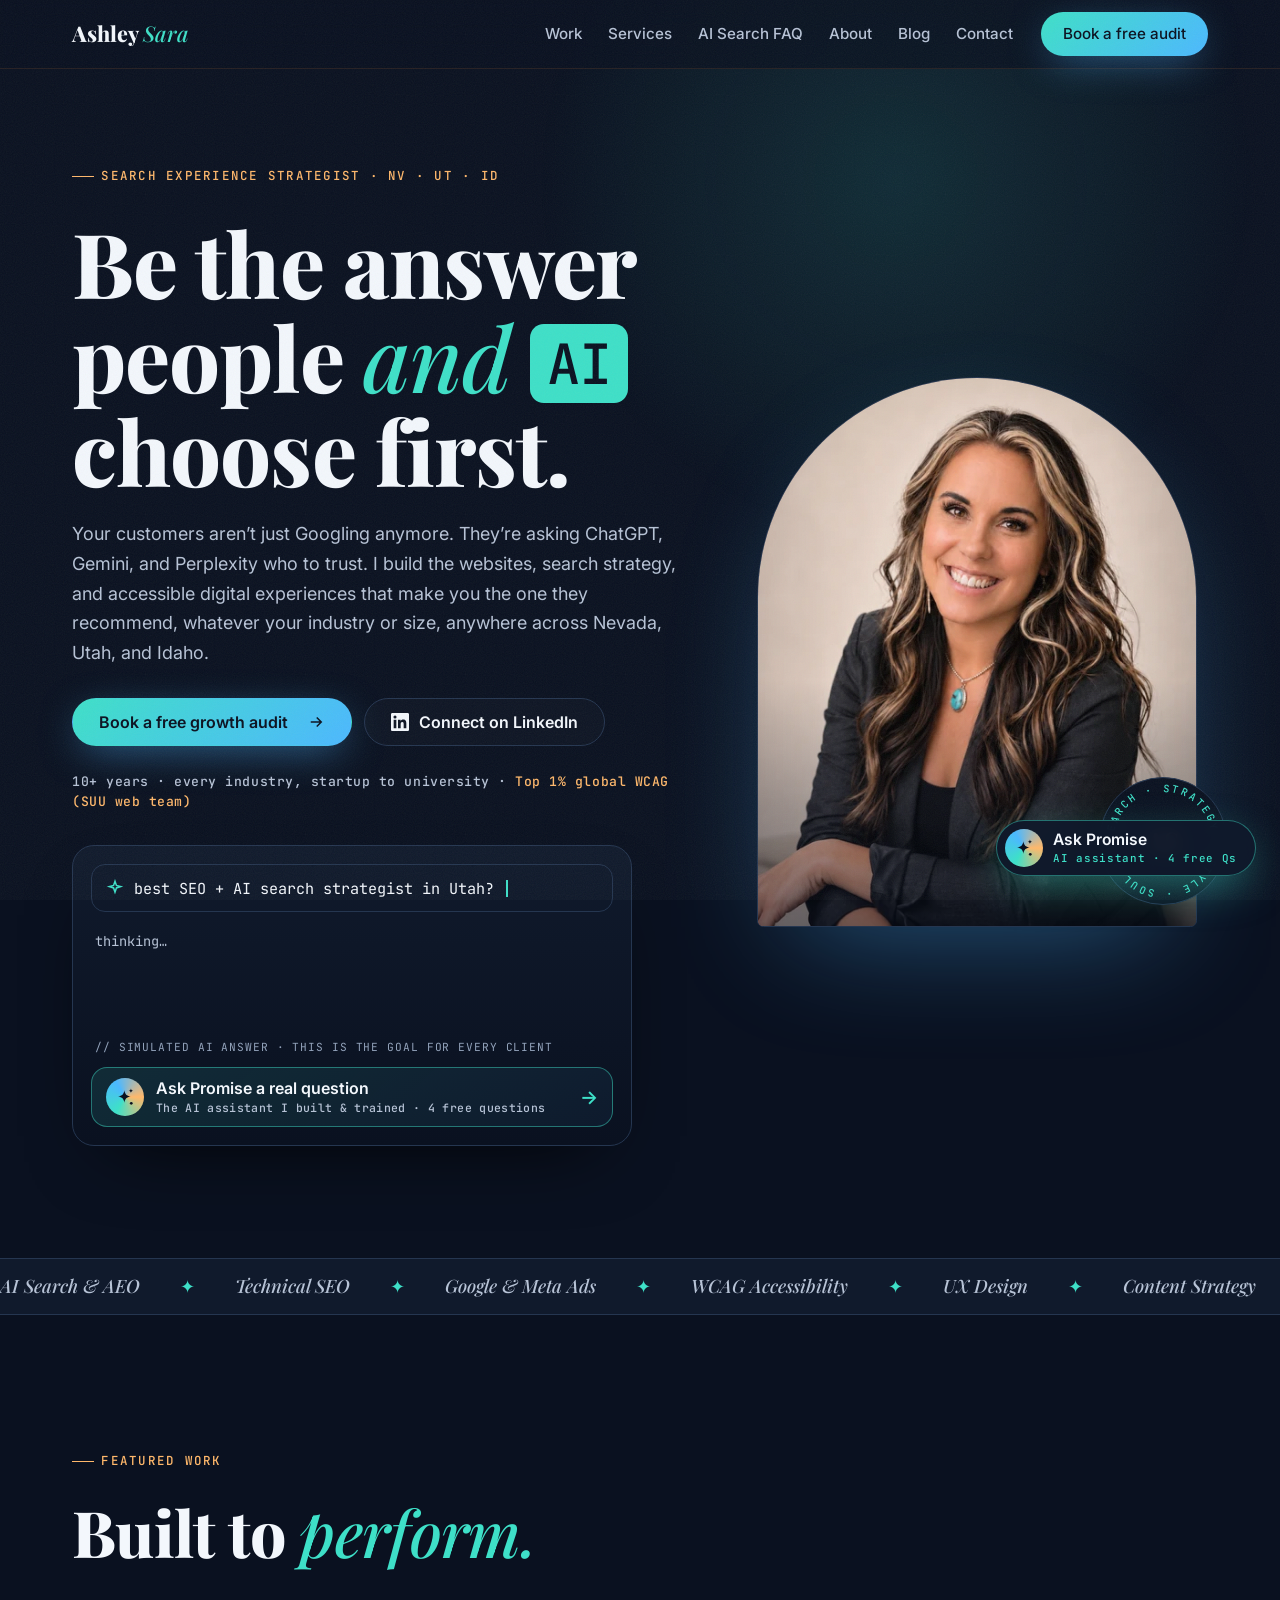
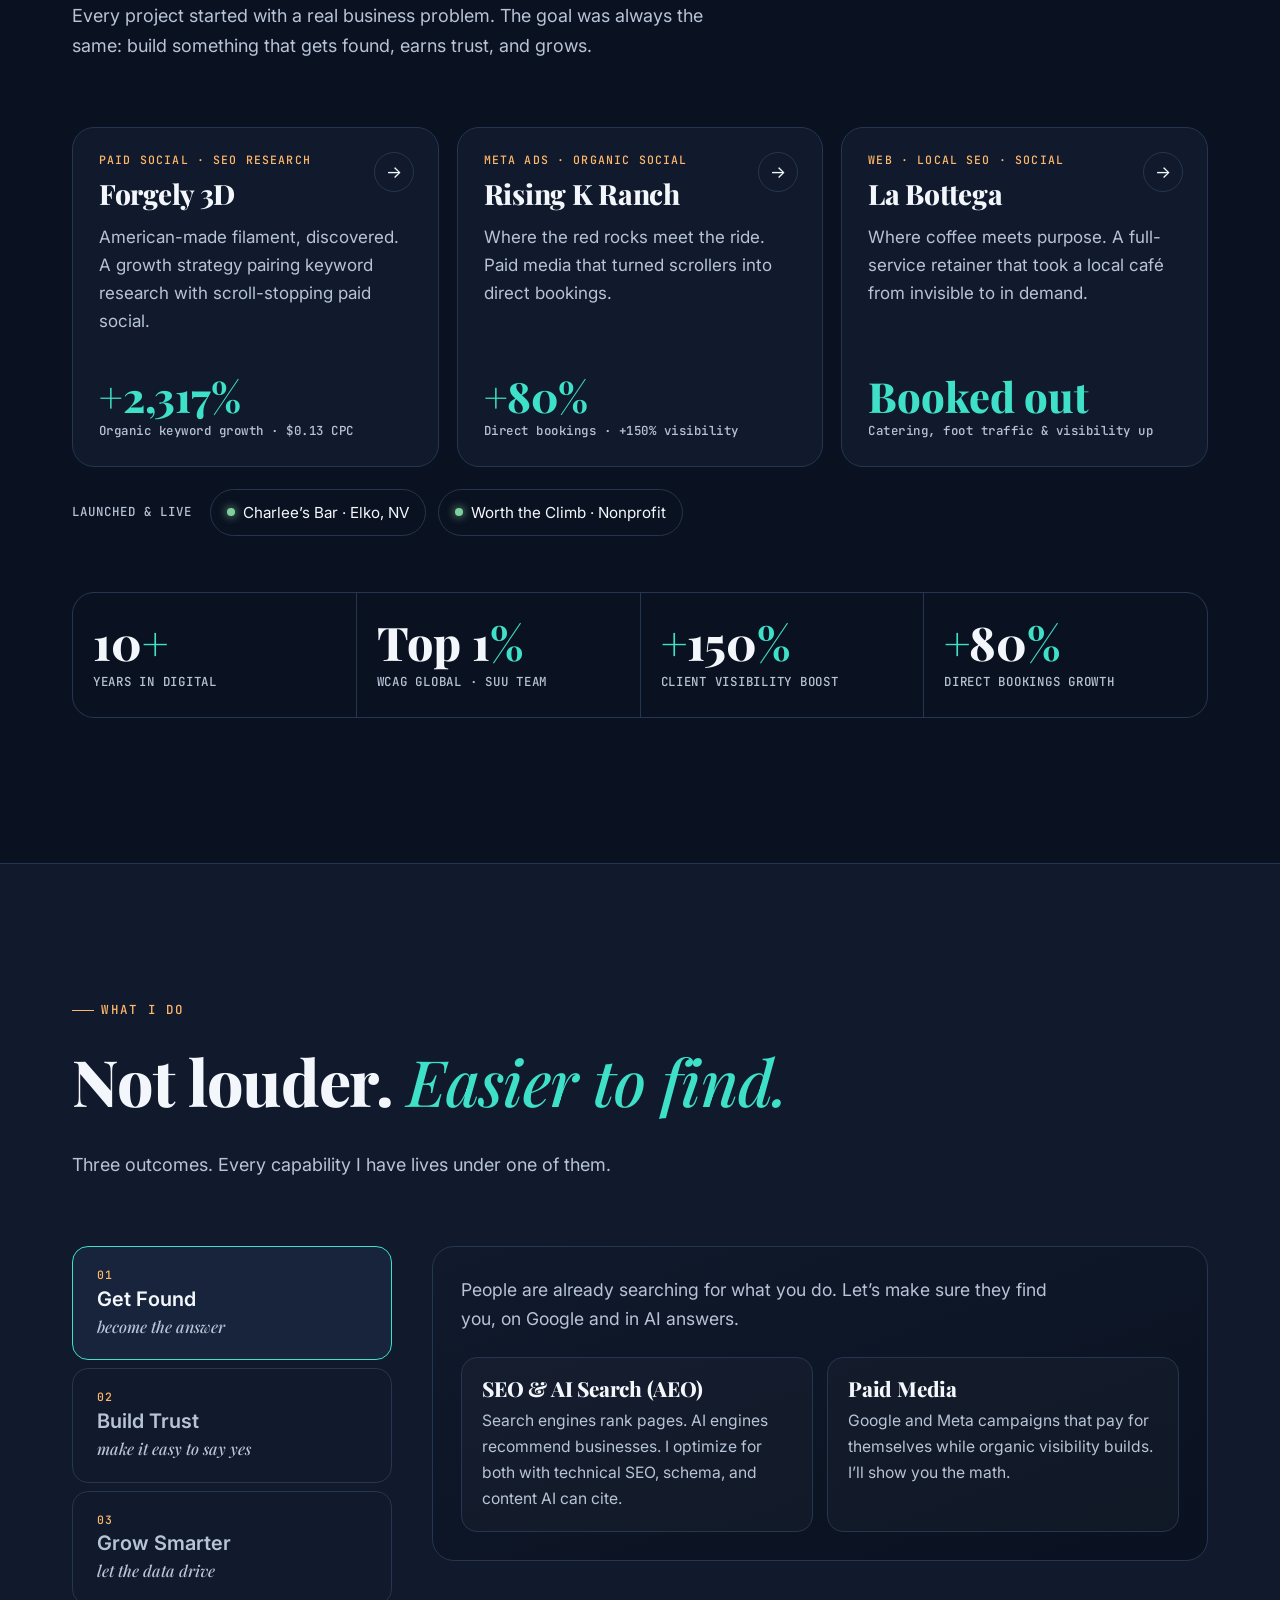
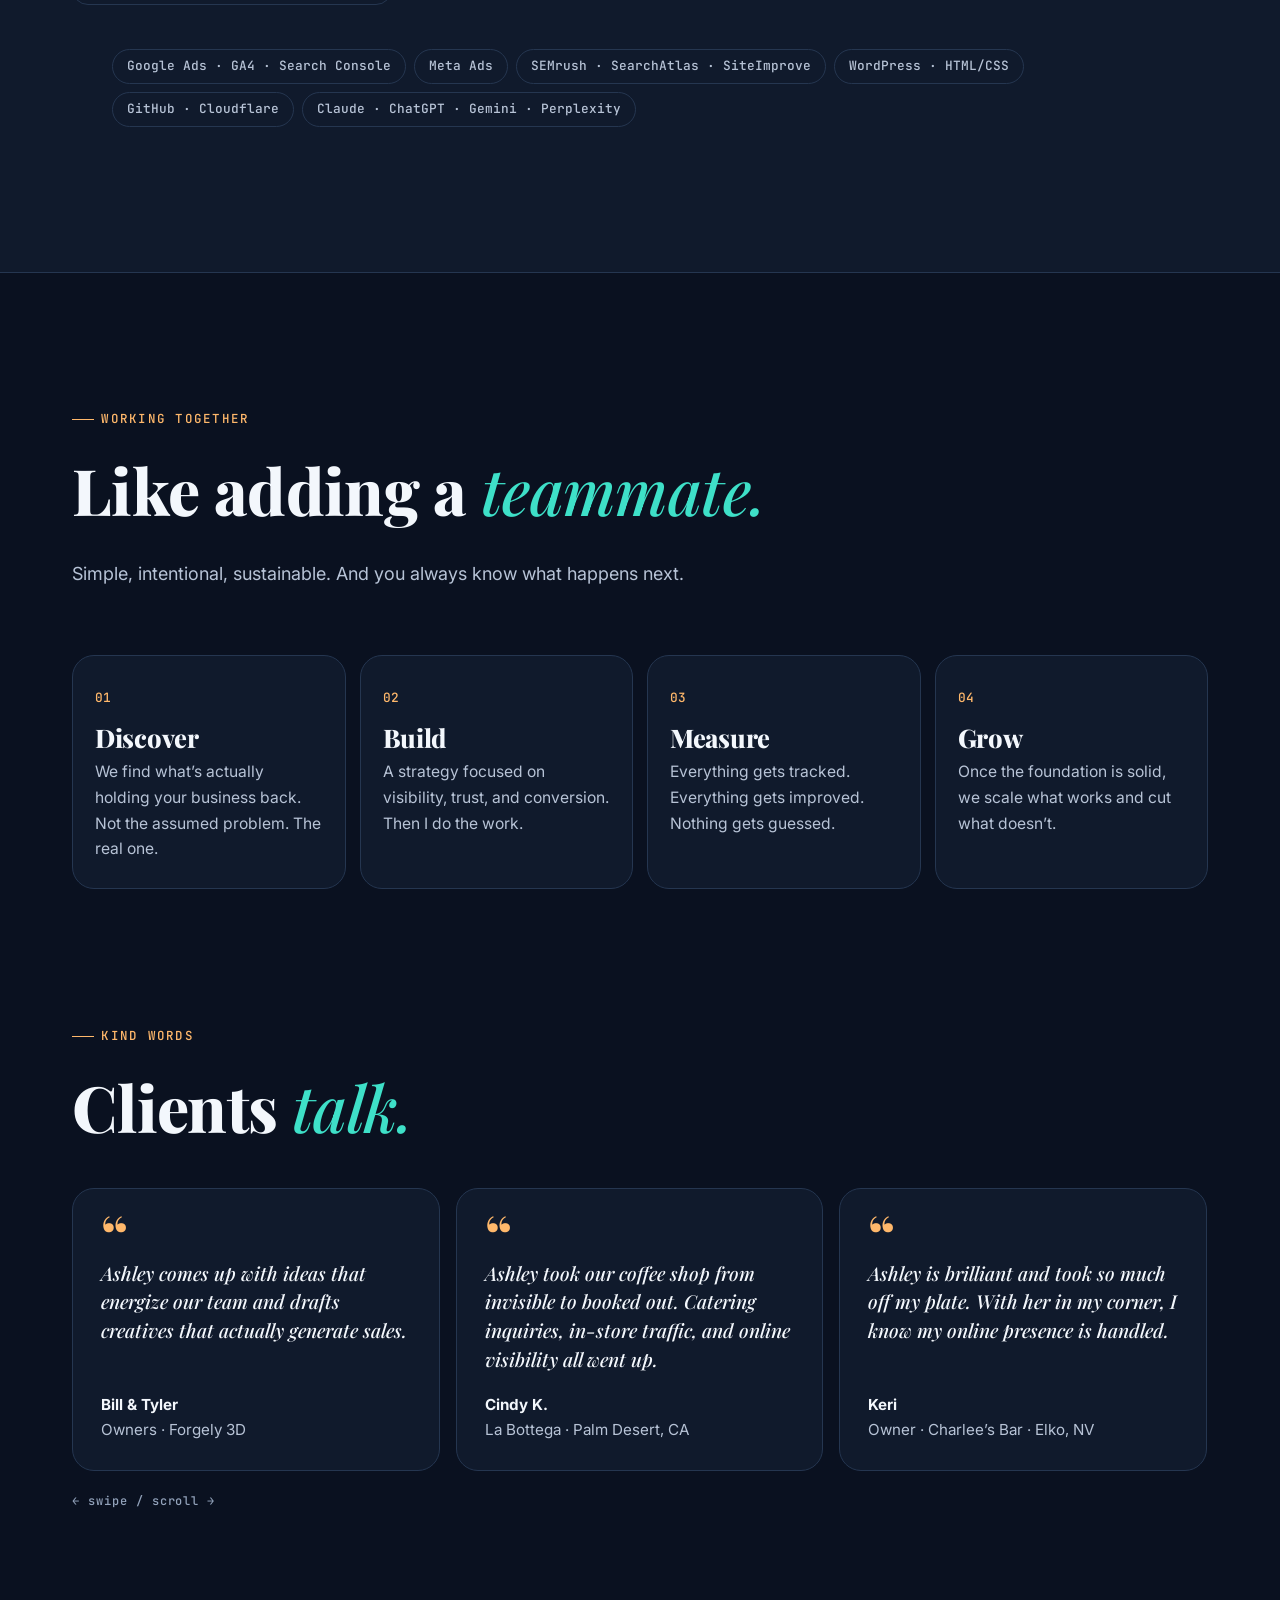
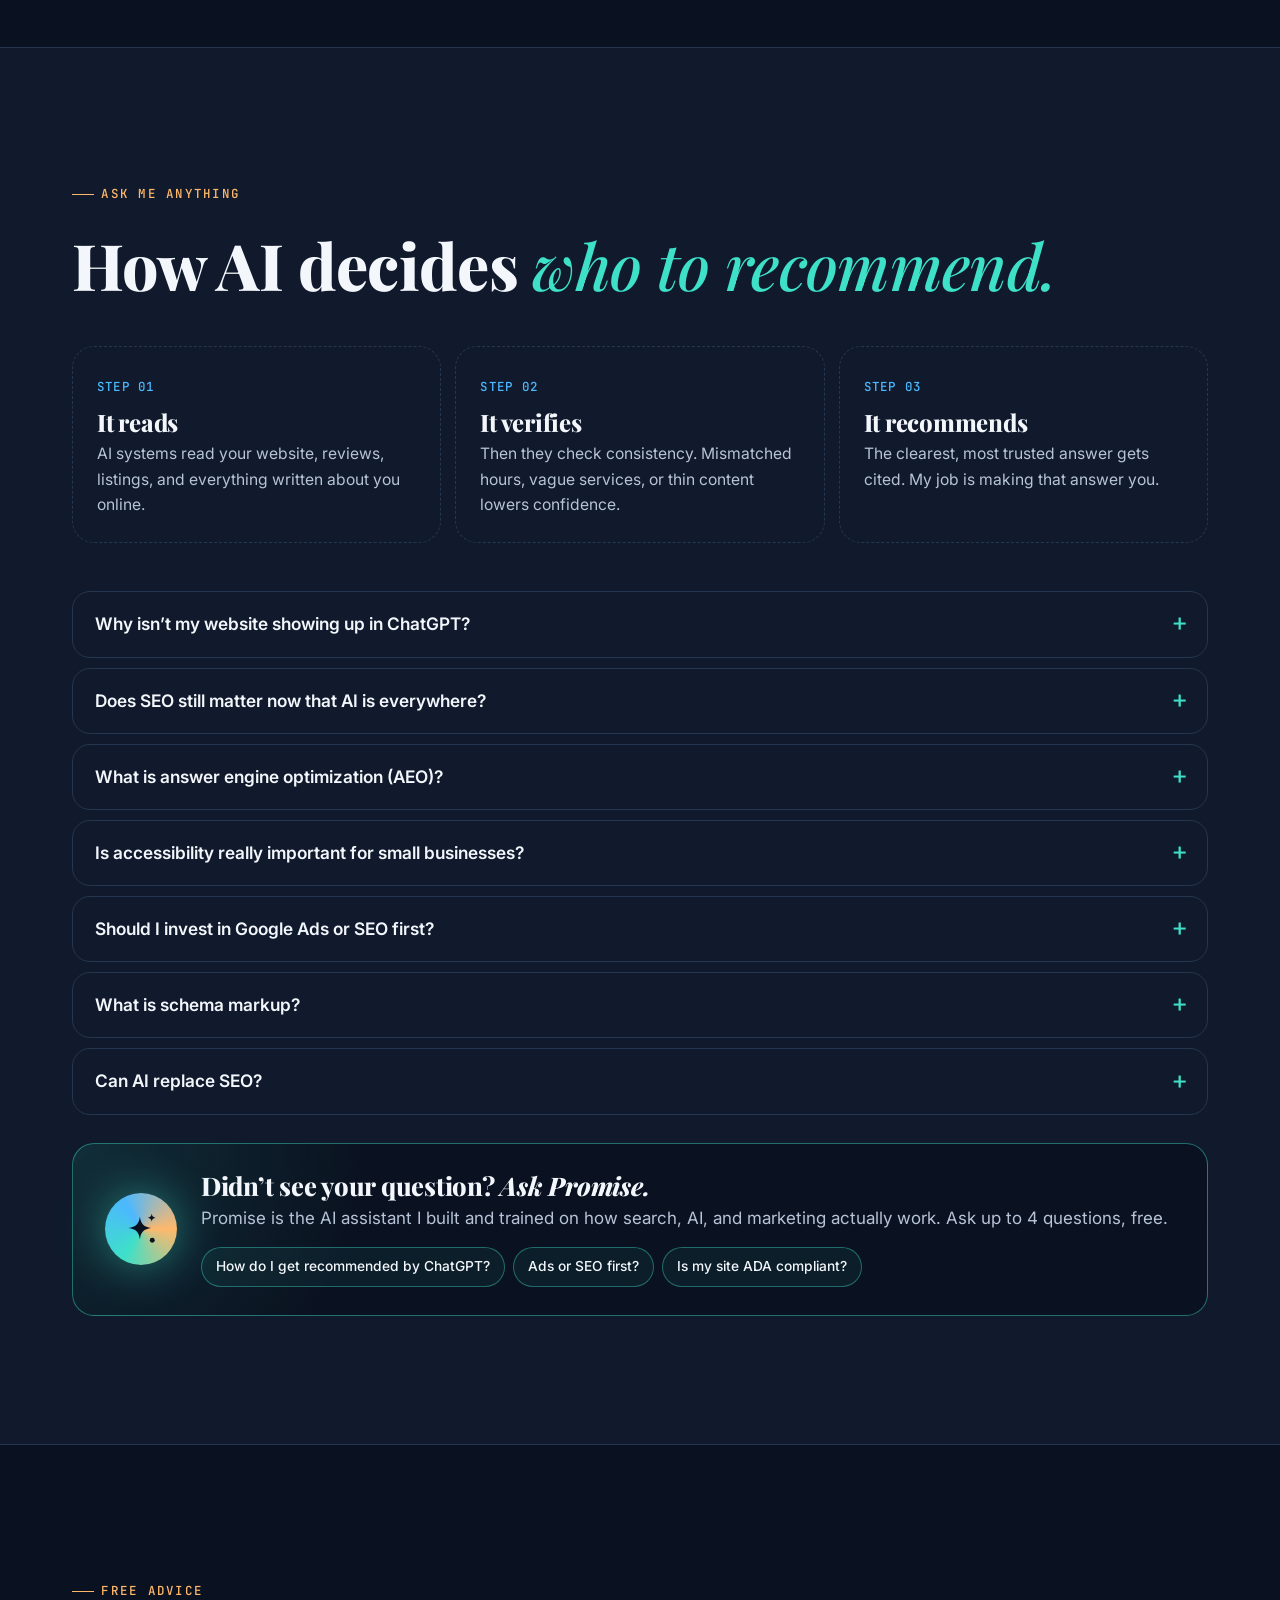
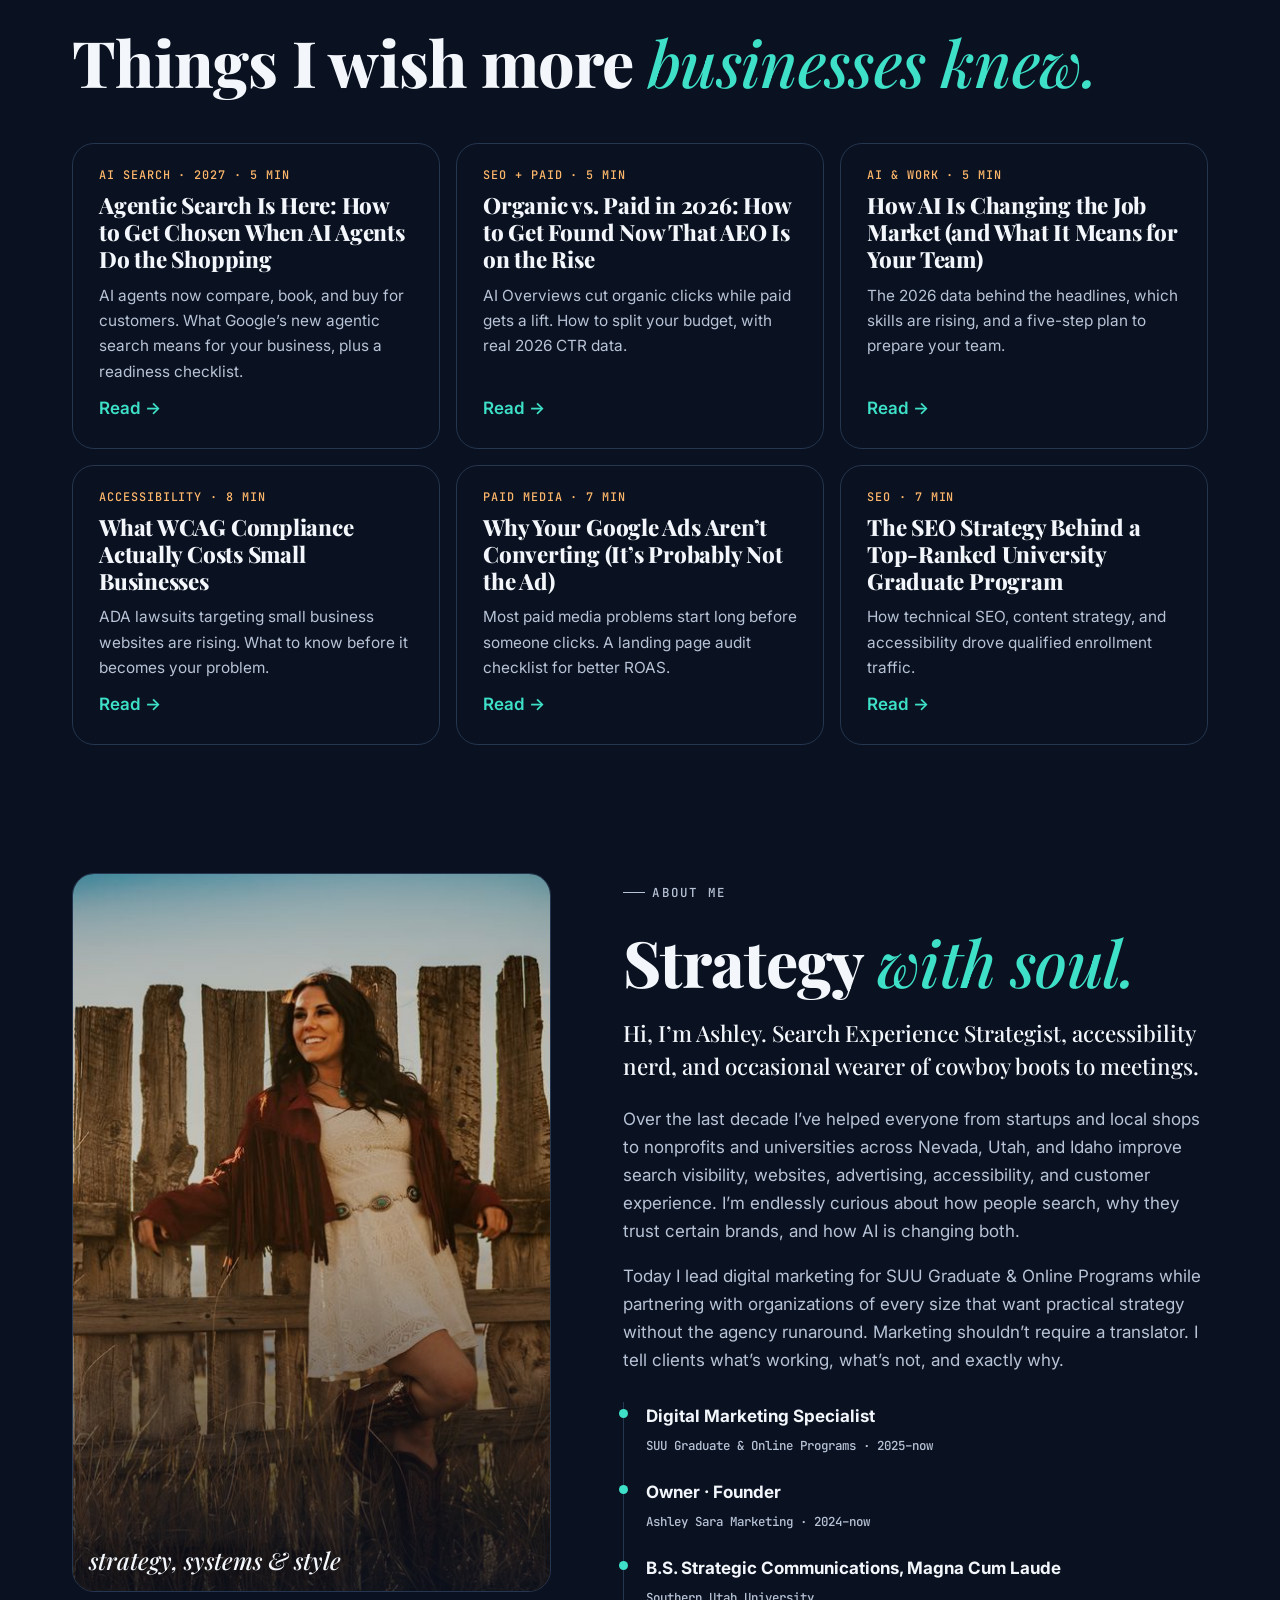
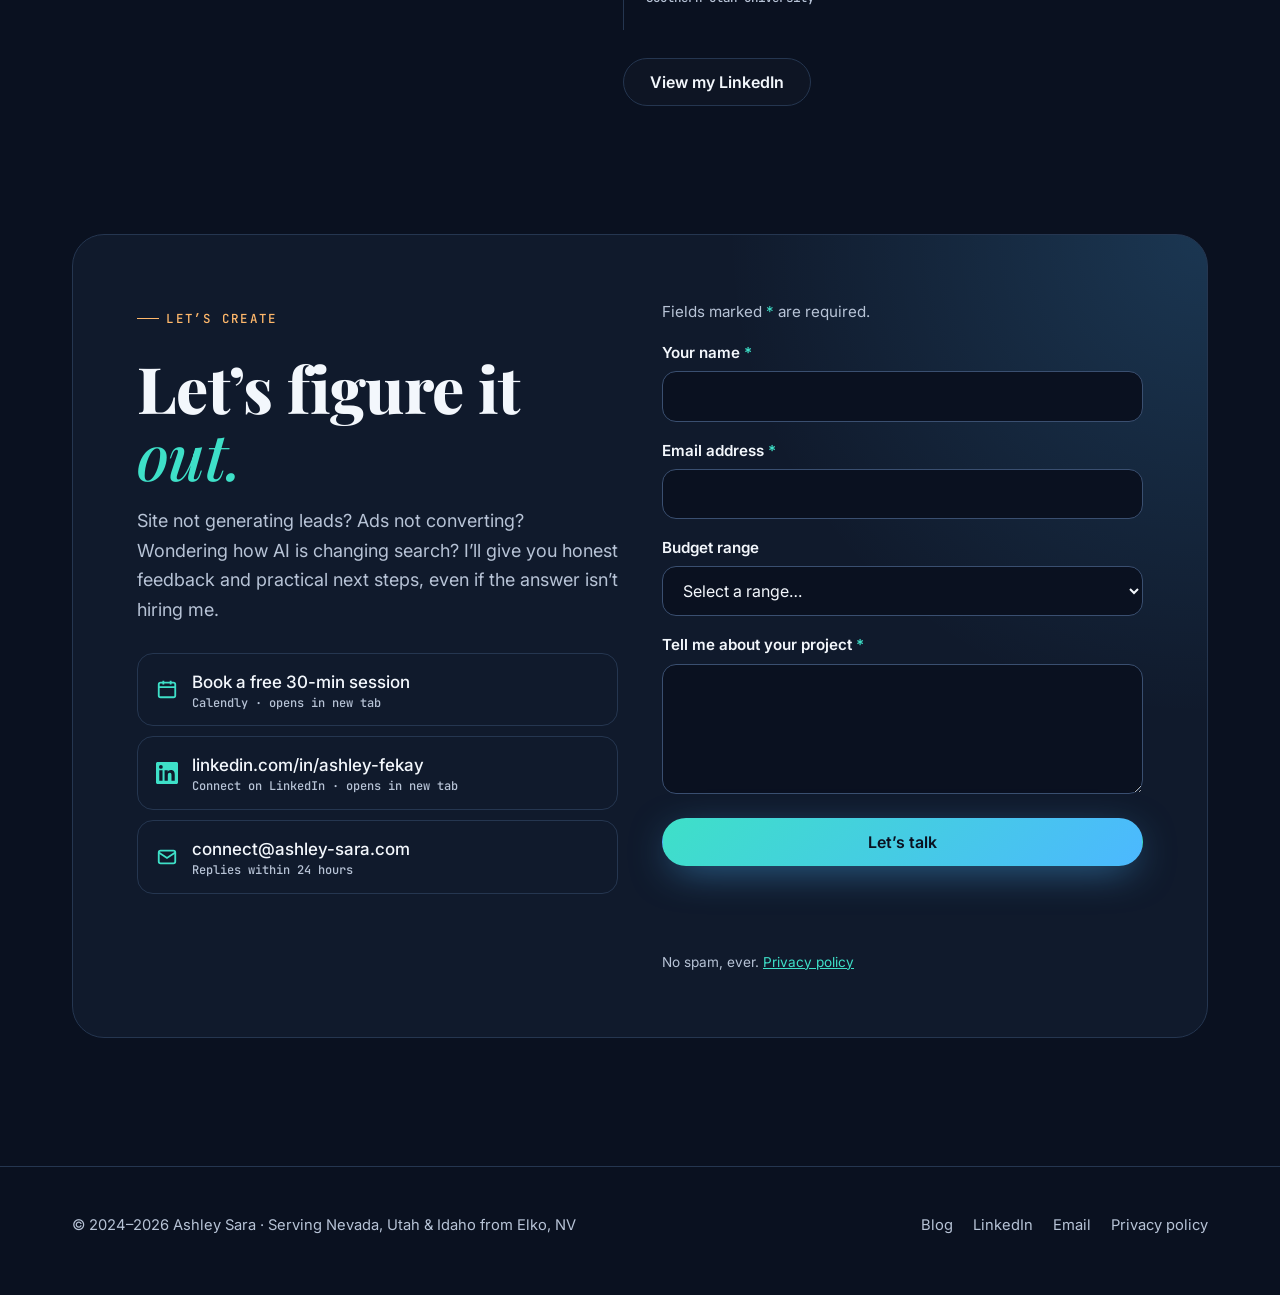
<file: index.html>
<!doctype html>
<html lang="en">
<head>
<meta charset="utf-8">
<meta name="viewport" content="width=device-width, initial-scale=1">
<title>Ashley Sara | SEO &amp; AI Search Strategist · Nevada, Utah &amp; Idaho</title>
<meta name="description" content="Ashley Sara is a Search Experience Strategist serving Nevada, Utah, and Idaho. SEO, AI search (AEO), accessible web design, and paid media that make your business the answer Google, ChatGPT, Gemini, and Perplexity recommend.">
<link rel="canonical" href="https://ashley-sara.com/">
<meta name="robots" content="index, follow, max-image-preview:large">
<meta name="author" content="Ashley Sara">
<meta name="theme-color" content="#0a1120">
<meta name="color-scheme" content="dark">
<meta property="og:type" content="website">
<meta property="og:url" content="https://ashley-sara.com/">
<meta property="og:title" content="Ashley Sara | Search Experience Strategist">
<meta property="og:description" content="Become the answer search engines and AI assistants recommend. SEO, AI search, accessible web, and paid media across Nevada, Utah, and Idaho.">
<meta property="og:image" content="https://ashley-sara.com/ashley-portrait.jpg">
<meta property="og:image:alt" content="Ashley Sara, Search Experience Strategist">
<meta name="twitter:card" content="summary_large_image">
<meta name="twitter:title" content="Ashley Sara | Search Experience Strategist">
<meta name="twitter:description" content="Become the answer search engines and AI assistants recommend.">
<meta name="twitter:image" content="https://ashley-sara.com/ashley-portrait.jpg">
<link rel="preconnect" href="https://fonts.googleapis.com">
<link rel="preconnect" href="https://fonts.gstatic.com" crossorigin>
<link rel="preload" as="image" type="image/webp" imagesrcset="ashley-portrait-480.webp 480w, ashley-portrait-760.webp 760w, ashley-portrait-1000.webp 1000w" imagesizes="(min-width:960px) 440px, calc(100vw - 32px)" fetchpriority="high">
<link rel="icon" href="favicon.ico" sizes="any">
<link rel="icon" type="image/png" sizes="32x32" href="favicon-32.png">
<link rel="apple-touch-icon" href="apple-touch-icon.png">
<!-- Google tag (gtag.js) -->
<script async src="https://www.googletagmanager.com/gtag/js?id=G-TH5GTVZGSG"></script>
<script>window.dataLayer=window.dataLayer||[];function gtag(){dataLayer.push(arguments);}gtag('js',new Date());gtag('config','G-TH5GTVZGSG');</script>
<link href="https://fonts.googleapis.com/css2?family=Inter:wght@400;500;600;700&family=JetBrains+Mono:wght@400;500&family=Playfair+Display:ital,wght@0,600;0,800;1,500;1,700&display=swap" rel="stylesheet">

<script type="application/ld+json">
{
  "@context": "https://schema.org",
  "@graph": [
    {
      "@type": "Person",
      "@id": "https://ashley-sara.com/#ashley",
      "name": "Ashley Sara",
      "jobTitle": "Search Experience Strategist",
      "description": "Search Experience Strategist serving Nevada, Utah, and Idaho, specializing in SEO, AI search optimization (AEO/GEO), WCAG accessibility, UX, and paid media.",
      "url": "https://ashley-sara.com/",
      "image": "https://ashley-sara.com/ashley-portrait.jpg",
      "email": "mailto:connect@ashley-sara.com",
      "sameAs": ["https://www.linkedin.com/in/ashley-fekay/"],
      "address": {"@type": "PostalAddress", "addressLocality": "Elko", "addressRegion": "NV", "addressCountry": "US"},
      "alumniOf": {"@type": "CollegeOrUniversity", "name": "Southern Utah University"},
      "worksFor": [
        {"@type": "CollegeOrUniversity", "name": "Southern Utah University Graduate & Online Programs"},
        {"@id": "https://ashley-sara.com/#business"}
      ],
      "knowsAbout": ["Search Engine Optimization","Answer Engine Optimization","Generative Engine Optimization","AI Search","Google Ads","Meta Ads","Web Accessibility","WCAG","UX Design","Content Strategy","Conversion Rate Optimization","Marketing Automation","Higher Education Marketing"]
    },
    {
      "@type": "ProfessionalService",
      "@id": "https://ashley-sara.com/#business",
      "name": "Ashley Sara Marketing",
      "url": "https://ashley-sara.com/",
      "image": "https://ashley-sara.com/ashley-portrait.jpg",
      "email": "connect@ashley-sara.com",
      "founder": {"@id": "https://ashley-sara.com/#ashley"},
      "address": {"@type": "PostalAddress", "addressLocality": "Elko", "addressRegion": "NV", "addressCountry": "US"},
      "areaServed": [{"@type": "State", "name": "Nevada"}, {"@type": "State", "name": "Utah"}, {"@type": "State", "name": "Idaho"}, {"@type": "Country", "name": "United States"}],
      "knowsAbout": ["SEO","Answer Engine Optimization","Google Ads","Meta Ads","Web Accessibility","Web Design"],
      "sameAs": ["https://www.linkedin.com/in/ashley-fekay/"],
      "hasOfferCatalog": {
        "@type": "OfferCatalog",
        "name": "Search Experience Services",
        "itemListElement": [
          {"@type": "Offer", "itemOffered": {"@type": "Service", "name": "SEO & AI Search Optimization"}},
          {"@type": "Offer", "itemOffered": {"@type": "Service", "name": "Google & Meta Paid Media"}},
          {"@type": "Offer", "itemOffered": {"@type": "Service", "name": "Web Design & Development"}},
          {"@type": "Offer", "itemOffered": {"@type": "Service", "name": "Accessibility (WCAG) & UX"}},
          {"@type": "Offer", "itemOffered": {"@type": "Service", "name": "Content & Brand Strategy"}},
          {"@type": "Offer", "itemOffered": {"@type": "Service", "name": "Analytics & CRO"}},
          {"@type": "Offer", "itemOffered": {"@type": "Service", "name": "AI Marketing Automations"}}
        ]
      }
    },
    {
      "@type": "WebSite",
      "@id": "https://ashley-sara.com/#website",
      "url": "https://ashley-sara.com/",
      "name": "Ashley Sara",
      "publisher": {"@id": "https://ashley-sara.com/#ashley"},
      "inLanguage": "en-US"
    },
    {
      "@type": "FAQPage",
      "@id": "https://ashley-sara.com/#faq",
      "mainEntity": [
        {"@type": "Question", "name": "Why isn't my website showing up in ChatGPT?", "acceptedAnswer": {"@type": "Answer", "text": "AI assistants recommend businesses they can read, verify, and trust. If your site lacks clear service descriptions, structured data, and consistent information across the web, you're invisible to them. The fix is usually structure, not luck."}},
        {"@type": "Question", "name": "Does SEO still matter now that AI is everywhere?", "acceptedAnswer": {"@type": "Answer", "text": "More than ever. AI answers are built on top of search results and crawled content. Strong SEO is the price of admission; AI optimization is the layer on top."}},
        {"@type": "Question", "name": "What is answer engine optimization (AEO)?", "acceptedAnswer": {"@type": "Answer", "text": "AEO is the practice of structuring your content, schema, and reputation so AI assistants like ChatGPT, Gemini, and Perplexity can understand your business and cite it as the answer."}},
        {"@type": "Question", "name": "Is accessibility really important for small businesses?", "acceptedAnswer": {"@type": "Answer", "text": "Yes. One in four adults has a disability, ADA website lawsuits increasingly target small businesses, and accessible sites tend to rank better."}},
        {"@type": "Question", "name": "Should I invest in Google Ads or SEO first?", "acceptedAnswer": {"@type": "Answer", "text": "It depends on your runway. Ads produce results in weeks and stop when you stop paying. SEO takes months and compounds. Most businesses need a mix."}},
        {"@type": "Question", "name": "What is schema markup?", "acceptedAnswer": {"@type": "Answer", "text": "Code that labels your content so search engines and AI know exactly what it means: your services, hours, reviews, and location."}},
        {"@type": "Question", "name": "Can AI replace SEO?", "acceptedAnswer": {"@type": "Answer", "text": "AI changes where answers appear, not how they're earned. Being clear, trusted, and well-structured is still the work."}}
      ]
    }
  ]
}
</script>

<style>
:root{
  --ink:#0a1120; --ink-2:#101a2c; --ink-3:#17243b; --line:#253650;
  --cream:#f3f7fc; --mute:#b7c3d6;
  --rose:#3ee0c8; --rose-deep:#1fb5a0; --terra:#4cb8ff; --bourbon:#ffb86b;
  --glow:rgba(62,224,200,.13);
  --serif:"Playfair Display",Georgia,serif;
  --sans:"Inter",system-ui,-apple-system,Segoe UI,Roboto,sans-serif;
  --mono:"JetBrains Mono",ui-monospace,SFMono-Regular,Menlo,monospace;
  --r:22px; --gut:16px; --max:1200px;
}
*,*::before,*::after{box-sizing:border-box}
html{scroll-behavior:smooth;-webkit-text-size-adjust:100%}
body{margin:0;background:var(--ink);color:var(--cream);font:400 1.0625rem/1.65 var(--sans);overflow-x:hidden}
img{max-width:100%;display:block}
a{color:var(--rose)}
a:hover{color:var(--cream)}
:focus-visible{outline:3px solid var(--bourbon);outline-offset:3px;border-radius:6px}
.sr-only{position:absolute!important;width:1px;height:1px;padding:0;margin:-1px;overflow:hidden;clip:rect(0,0,0,0);white-space:nowrap;border:0}
.skip{position:absolute;left:12px;top:-60px;z-index:100;background:var(--rose);color:var(--ink);padding:12px 18px;border-radius:999px;font-weight:700;text-decoration:none}
.skip:focus{top:12px}
.wrap{width:100%;max-width:var(--max);margin:0 auto;padding:0 var(--gut)}
@media(min-width:768px){:root{--gut:32px}}

/* grain + spotlight */
body::before{content:"";position:fixed;inset:0;pointer-events:none;z-index:60;opacity:.06;
  background-image:url("data:image/svg+xml,%3Csvg xmlns='http://www.w3.org/2000/svg' width='160' height='160'%3E%3Cfilter id='n'%3E%3CfeTurbulence type='fractalNoise' baseFrequency='.9' numOctaves='3'/%3E%3C/filter%3E%3Crect width='100%25' height='100%25' filter='url(%23n)'/%3E%3C/svg%3E")}
.spot{position:fixed;inset:0;pointer-events:none;z-index:0;
  background:radial-gradient(600px circle at var(--mx,70%) var(--my,20%),var(--glow),transparent 60%)}
main,header,footer{position:relative;z-index:1}

/* type */
.eyebrow{font:500 .78rem/1 var(--mono);letter-spacing:.18em;text-transform:uppercase;color:var(--bourbon);display:inline-flex;gap:.6em;align-items:center}
.eyebrow::before{content:"";width:22px;height:1px;background:currentColor;flex:none}
@media(max-width:479px){.eyebrow{letter-spacing:.1em;font-size:.72rem}.hero .eyebrow::before{display:none}}
h1,h2,h3{font-family:var(--serif);line-height:1.05;margin:0;font-weight:800;letter-spacing:-.01em}
h2{font-size:clamp(2.2rem,6vw,4rem)}
h2 em,h1 em{font-style:italic;font-weight:500;color:var(--rose)}
.lede{color:var(--mute);font-size:1.125rem;max-width:58ch}
section{padding:88px 0}
@media(min-width:900px){section{padding:128px 0}}
.sec-head{display:grid;gap:18px;margin-bottom:48px}

/* buttons */
.btn{display:inline-flex;align-items:center;justify-content:center;gap:.6em;min-height:48px;padding:14px 26px;border-radius:999px;font:600 1rem/1 var(--sans);text-decoration:none;border:1px solid transparent;cursor:pointer;transition:transform .2s,background .2s,color .2s,box-shadow .2s}
.btn-primary{background:linear-gradient(135deg,var(--rose),var(--terra));color:var(--ink);box-shadow:0 10px 40px -10px rgba(76,184,255,.6)}
.btn-primary:hover{color:var(--ink);transform:translateY(-2px);box-shadow:0 16px 50px -10px rgba(76,184,255,.8)}
.btn-ghost{border-color:var(--line);color:var(--cream);background:rgba(255,255,255,.02)}
.btn-ghost:hover{border-color:var(--rose);color:var(--rose)}
.btn svg{width:18px;height:18px}

/* header */
.top{position:sticky;top:0;z-index:50;backdrop-filter:blur(14px);-webkit-backdrop-filter:blur(14px);background:rgba(10,17,32,.72);border-bottom:1px solid rgba(58,42,37,.6)}
.top .wrap{display:flex;align-items:center;justify-content:space-between;min-height:68px}
.logo{font:800 1.35rem/1 var(--serif);color:var(--cream);text-decoration:none}
.logo em{font-weight:500;color:var(--rose)}
.nav-toggle{display:inline-flex;align-items:center;justify-content:center;width:48px;height:48px;border-radius:50%;border:1px solid var(--line);background:none;color:var(--cream);cursor:pointer}
.nav-toggle svg{width:22px;height:22px}
.nav{position:fixed;inset:68px 0 auto 0;background:var(--ink-2);border-bottom:1px solid var(--line);padding:16px var(--gut) 24px;display:none}
.nav.open{display:block}
.nav ul{list-style:none;margin:0;padding:0;display:grid;gap:4px}
.nav a{display:block;padding:14px 4px;color:var(--cream);text-decoration:none;font-weight:500;border-bottom:1px solid var(--line)}
.nav a:hover{color:var(--rose)}
.nav .btn{display:flex;margin-top:16px;width:100%;border-bottom:0;padding:14px 26px}
.nav .btn-primary,.nav .btn-primary:hover{color:var(--ink)}
@media(min-width:960px){
  .nav-toggle{display:none}
  .nav{display:flex!important;position:static;background:none;border:0;padding:0;align-items:center;gap:28px}
  .nav ul{display:flex;gap:26px}
  .nav a{border:0;padding:8px 0;font-size:.95rem;color:var(--mute)}
  .nav .btn{margin:0;width:auto;padding:12px 22px;min-height:44px}
}

/* hero */
.hero{padding:48px 0 72px}
.hero-grid{display:grid;gap:48px;align-items:center}
@media(min-width:960px){.hero{padding:88px 0 112px}.hero-grid{grid-template-columns:1.15fr .85fr}}
.hero h1{font-size:clamp(2.75rem,9vw,5.6rem);margin:20px 0 22px}
.hero h1 .ai{font-family:var(--mono);font-style:normal;font-weight:500;font-size:.62em;color:var(--ink);background:var(--rose);padding:.05em .3em;border-radius:.25em;vertical-align:.18em}
.hero-cta{display:flex;flex-wrap:wrap;gap:12px;margin:30px 0 26px}
.trust{font:500 .82rem/1.5 var(--mono);color:var(--mute);letter-spacing:.04em}
.trust b{color:var(--bourbon);font-weight:500}

/* AI answer engine demo */
.engine{margin-top:34px;border:1px solid var(--line);border-radius:var(--r);background:linear-gradient(180deg,var(--ink-2),var(--ink));padding:18px;max-width:560px;box-shadow:0 30px 80px -40px #000}
.engine-bar{display:flex;align-items:center;gap:10px;border:1px solid var(--line);border-radius:14px;padding:12px 14px;font:400 .95rem/1.4 var(--mono);color:var(--cream);min-height:48px}
.engine-bar svg{flex:none;width:18px;height:18px;color:var(--rose)}
.caret{display:inline-block;width:2px;height:1.1em;background:var(--rose);vertical-align:-.2em;margin-left:2px;animation:blink 1s steps(1) infinite}
@keyframes blink{50%{opacity:0}}
.engine-out{padding:16px 4px 2px;font-size:.98rem;color:var(--mute);min-height:118px}
.engine-out strong{color:var(--cream)}
.cite{display:inline-flex;align-items:center;gap:6px;margin-top:10px;font:500 .75rem/1 var(--mono);color:var(--ink);background:var(--bourbon);padding:6px 10px;border-radius:999px}
.engine-note{font:400 .7rem/1 var(--mono);color:#93a3bb;letter-spacing:.08em;text-transform:uppercase;margin:12px 4px 0}
.fade-in{animation:fade .5s ease both}
@keyframes fade{from{opacity:0;transform:translateY(6px)}to{opacity:1;transform:none}}

/* portrait */
.portrait{position:relative;max-width:440px;margin:0 auto;width:100%}
.arch{position:relative;border-radius:999px 999px 28px 28px;overflow:hidden;aspect-ratio:4/5;border:1px solid var(--line);box-shadow:0 40px 120px -40px rgba(76,184,255,.45)}
.arch{isolation:isolate}
.arch picture{display:block;width:100%;height:100%}
.arch img{width:100%;height:100%;object-fit:cover;object-position:50% 30%}
.arch::after{content:"";position:absolute;inset:0;background:linear-gradient(180deg,transparent 55%,rgba(10,17,32,.55))}
.badge{position:absolute;right:-6px;bottom:22px;width:128px;height:128px;border-radius:50%;background:var(--ink);border:1px solid var(--line);display:grid;place-items:center}
.badge svg{position:absolute;inset:0;width:100%;height:100%;animation:spin 22s linear infinite}
.badge text{font:500 10.5px var(--mono);letter-spacing:2.6px;fill:var(--rose);text-transform:uppercase}
.badge span{font:800 1.6rem/1 var(--serif);color:var(--bourbon)}
@keyframes spin{to{transform:rotate(360deg)}}
@media(min-width:960px){.badge{right:-30px}}

/* marquee */
.marquee{border-block:1px solid var(--line);overflow:hidden;padding:18px 0;background:var(--ink-2)}
.marquee-track{display:flex;gap:40px;width:max-content;animation:scroll 38s linear infinite}
.marquee span{font:500 1.15rem/1 var(--serif);font-style:italic;color:var(--mute);white-space:nowrap}
.marquee span::after{content:"✦";margin-left:40px;color:var(--rose);font-style:normal}
@keyframes scroll{to{transform:translateX(-50%)}}
.marquee:hover .marquee-track{animation-play-state:paused}

/* stats */
.stats{display:grid;grid-template-columns:repeat(2,1fr);gap:1px;background:var(--line);border:1px solid var(--line);border-radius:var(--r);overflow:hidden;margin-top:56px}
@media(min-width:768px){.stats{grid-template-columns:repeat(4,1fr)}}
.stat{background:var(--ink);padding:26px 20px}
.stat b{display:block;font:800 clamp(2rem,5vw,2.9rem)/1 var(--serif);color:var(--cream)}
.stat b i{font-style:normal;color:var(--rose)}
.stat b span{display:inline;font:inherit;color:inherit}
.stat > dd > span{display:block;margin-top:8px;font:500 .78rem/1.4 var(--mono);color:var(--mute);letter-spacing:.06em;text-transform:uppercase}

/* work */
.work-grid{display:grid;gap:18px}
@media(min-width:768px){.work-grid{grid-template-columns:repeat(3,1fr)}}
.case{position:relative;display:flex;flex-direction:column;gap:14px;min-height:340px;padding:26px;border-radius:var(--r);border:1px solid var(--line);background:var(--ink-2);color:var(--cream);text-decoration:none;overflow:hidden;transition:transform .35s cubic-bezier(.2,.7,.2,1),border-color .3s;transform:perspective(900px) rotateX(var(--rx,0)) rotateY(var(--ry,0))}
.case::before{content:"";position:absolute;inset:0;background:radial-gradient(400px circle at var(--cx,50%) var(--cy,0%),rgba(62,224,200,.18),transparent 55%);opacity:0;transition:opacity .3s}
.case:hover,.case:focus-visible{border-color:var(--rose);color:var(--cream)}
.case:hover::before,.case:focus-visible::before{opacity:1}
.case .tag{font:500 .72rem/1 var(--mono);letter-spacing:.1em;text-transform:uppercase;color:var(--bourbon)}
.case h3{font-size:1.75rem}
.case p{color:var(--mute);margin:0}
.case .metric{margin-top:auto;font:800 2.6rem/1 var(--serif);color:var(--rose)}
.case .metric small{display:block;font:500 .78rem/1.4 var(--mono);color:var(--mute);margin-top:6px;letter-spacing:.04em}
.case .go{position:absolute;top:24px;right:24px;width:40px;height:40px;border-radius:50%;border:1px solid var(--line);display:grid;place-items:center;transition:background .3s,transform .3s}
.case:hover .go{background:var(--rose);color:var(--ink);transform:rotate(-45deg)}
.live{display:flex;flex-wrap:wrap;gap:12px;margin-top:22px;align-items:center}
.live .label{font:500 .78rem/1 var(--mono);color:var(--mute);letter-spacing:.08em;text-transform:uppercase;margin-right:6px}
.live a{display:inline-flex;align-items:center;gap:8px;min-height:44px;padding:10px 16px;border:1px solid var(--line);border-radius:999px;text-decoration:none;color:var(--cream);font-size:.95rem}
.live a::before{content:"";width:8px;height:8px;border-radius:50%;background:#7fd19b;box-shadow:0 0 10px #7fd19b}
.live a:hover{border-color:var(--rose)}

/* services tabs */
.tabs{display:grid;gap:24px}
@media(min-width:900px){.tabs{grid-template-columns:320px 1fr;gap:40px}}
.tablist{display:flex;gap:8px;overflow-x:auto;scrollbar-width:none;padding-bottom:4px}
.tablist::-webkit-scrollbar{display:none}
@media(min-width:900px){.tablist{flex-direction:column}}
.tab{flex:none;text-align:left;min-height:48px;padding:16px 20px;border-radius:16px;border:1px solid var(--line);background:none;color:var(--mute);font:600 1rem/1.2 var(--sans);cursor:pointer;transition:all .25s}
.tab .n{display:block;font:500 .72rem/1 var(--mono);color:var(--bourbon);margin-bottom:6px;letter-spacing:.1em}
.tab small{display:none;font:italic 500 1rem/1.3 var(--serif);color:var(--mute);margin-top:6px}
@media(min-width:900px){.tab{padding:22px 24px;font-size:1.25rem}.tab small{display:block}}
.tab[aria-selected="true"]{background:var(--ink-3);border-color:var(--rose);color:var(--cream)}
.panel{border:1px solid var(--line);border-radius:var(--r);padding:28px;background:linear-gradient(160deg,var(--ink-2),var(--ink))}
.panel[hidden]{display:none}
.panel > p{color:var(--mute);font-size:1.1rem;margin:0 0 24px;max-width:56ch}
.svc{display:grid;gap:14px}
@media(min-width:640px){.svc{grid-template-columns:1fr 1fr}}
.svc div{padding:20px;border-radius:16px;background:rgba(255,255,255,.025);border:1px solid var(--line)}
.svc h3{font-size:1.3rem;margin-bottom:8px}
.svc p{margin:0;color:var(--mute);font-size:.98rem}
.tools{display:flex;flex-wrap:wrap;gap:8px;margin-top:40px}
.tools li{list-style:none;font:500 .8rem/1 var(--mono);padding:10px 14px;border-radius:999px;border:1px solid var(--line);color:var(--mute)}

/* process */
.steps{display:grid;gap:14px;counter-reset:s;padding:0;margin:0;list-style:none}
@media(min-width:768px){.steps{grid-template-columns:repeat(4,1fr)}}
.steps li{position:relative;padding:26px 22px;border-radius:var(--r);border:1px solid var(--line);background:var(--ink-2)}
.steps li::before{counter-increment:s;content:"0" counter(s);font:500 .8rem/1 var(--mono);color:var(--bourbon)}
.steps h3{font-size:1.6rem;margin:14px 0 8px}
.steps p{margin:0;color:var(--mute);font-size:.98rem}

/* how AI decides */
.ai-flow{display:grid;gap:14px;margin-bottom:48px}
@media(min-width:768px){.ai-flow{grid-template-columns:repeat(3,1fr)}}
.ai-flow div{padding:24px;border-radius:var(--r);border:1px dashed var(--line)}
.ai-flow b{font:500 .78rem/1 var(--mono);color:var(--terra);letter-spacing:.1em;text-transform:uppercase}
.ai-flow h3{font-size:1.5rem;margin:10px 0 6px}
.ai-flow p{margin:0;color:var(--mute);font-size:.98rem}

/* faq */
.faq{display:grid;gap:10px}
.faq details{border:1px solid var(--line);border-radius:18px;background:var(--ink-2);transition:border-color .25s}
.faq details[open]{border-color:var(--rose)}
.faq summary{list-style:none;cursor:pointer;padding:20px 56px 20px 22px;position:relative;font:600 1.08rem/1.4 var(--sans);min-height:48px}
.faq summary::-webkit-details-marker{display:none}
.faq summary::after{content:"+";position:absolute;right:20px;top:50%;transform:translateY(-50%);font:400 1.6rem/1 var(--mono);color:var(--rose);transition:transform .25s}
.faq details[open] summary::after{transform:translateY(-50%) rotate(45deg)}
.faq details p{margin:0;padding:0 22px 22px;color:var(--mute)}

/* testimonials */
.quotes{display:grid;grid-auto-flow:column;grid-auto-columns:88%;gap:16px;overflow-x:auto;scroll-snap-type:x mandatory;padding-bottom:12px;scrollbar-color:var(--line) transparent}
@media(min-width:768px){.quotes{grid-auto-columns:calc(50% - 8px)}}
@media(min-width:1100px){.quotes{grid-auto-columns:calc(33.33% - 11px)}}
.quotes figure{scroll-snap-align:start;margin:0;padding:28px;border-radius:var(--r);border:1px solid var(--line);background:var(--ink-2);display:flex;flex-direction:column;gap:18px}
.quotes blockquote{margin:0;font:500 1.2rem/1.5 var(--serif);font-style:italic;color:var(--cream)}
.quotes blockquote::before{content:"“";display:block;font:800 3.5rem/.6 var(--serif);color:var(--bourbon);font-style:normal;margin-bottom:8px}
.quotes figcaption{margin-top:auto;font-size:.95rem;color:var(--mute)}
.quotes figcaption b{display:block;color:var(--cream)}
.scroll-hint{font:500 .75rem/1 var(--mono);color:#93a3bb;letter-spacing:.08em;margin-top:12px}

/* blog */
.posts{display:grid;gap:16px}
@media(min-width:768px){.posts{grid-template-columns:repeat(3,1fr)}}
.post{display:flex;flex-direction:column;gap:10px;padding:26px;border-radius:var(--r);border:1px solid var(--line);text-decoration:none;color:var(--cream);transition:border-color .25s,transform .25s}
.post:hover{border-color:var(--rose);transform:translateY(-4px);color:var(--cream)}
.post .meta{font:500 .74rem/1 var(--mono);color:var(--bourbon);letter-spacing:.08em;text-transform:uppercase}
.post h3{font-size:1.4rem;line-height:1.2}
.post p{margin:0;color:var(--mute);font-size:.96rem}
.post .more{margin-top:auto;color:var(--rose);font-weight:600}

/* about */
.about-grid{display:grid;gap:44px;align-items:start}
@media(min-width:960px){.about-grid{grid-template-columns:.9fr 1.1fr;gap:72px}}
.about-photo{position:relative;border-radius:var(--r);overflow:hidden;border:1px solid var(--line);aspect-ratio:2/3;max-width:480px}
.about-photo img{width:100%;height:100%;object-fit:cover;object-position:50% 20%}
.about-photo figcaption{position:absolute;left:16px;bottom:16px;right:16px;font:italic 500 1.5rem/1.2 var(--serif);color:var(--cream);text-shadow:0 2px 20px rgba(0,0,0,.6)}
.about-photo::after{content:"";position:absolute;inset:0;background:linear-gradient(180deg,transparent 50%,rgba(10,17,32,.8));pointer-events:none}
.about-photo figcaption{z-index:1}
.about-copy p{color:var(--mute)}
.about-copy p.big{font:500 1.4rem/1.45 var(--serif);color:var(--cream)}
.timeline{list-style:none;margin:28px 0;padding:0;border-left:1px solid var(--line)}
.timeline li{position:relative;padding:0 0 20px 22px}
.timeline li::before{content:"";position:absolute;left:-5px;top:7px;width:9px;height:9px;border-radius:50%;background:var(--rose)}
.timeline b{display:block;color:var(--cream)}
.timeline span{font:500 .78rem/1.5 var(--mono);color:var(--mute)}

/* contact */
.contact{border:1px solid var(--line);border-radius:32px;padding:clamp(24px,5vw,64px);background:radial-gradient(800px circle at 100% 0%,rgba(76,184,255,.18),transparent 60%),var(--ink-2)}
.contact-grid{display:grid;gap:44px}
@media(min-width:960px){.contact-grid{grid-template-columns:1fr 1fr}}
.links{display:grid;gap:10px;margin-top:28px}
.links a{display:flex;align-items:center;gap:14px;min-height:56px;padding:14px 18px;border-radius:16px;border:1px solid var(--line);text-decoration:none;color:var(--cream);font-weight:500;transition:border-color .25s,background .25s}
.links a:hover{border-color:var(--rose);background:rgba(62,224,200,.06);color:var(--cream)}
.links svg{width:22px;height:22px;flex:none;color:var(--rose)}
.links small{display:block;font:500 .75rem/1.3 var(--mono);color:var(--mute)}
form{display:grid;gap:16px}
form.as-row{display:flex}
label{display:block;font-weight:600;font-size:.95rem;margin-bottom:6px}
input,select,textarea{width:100%;min-height:50px;padding:13px 16px;border-radius:14px;border:1px solid #3a4f70;background:var(--ink);color:var(--cream);font:400 1rem/1.4 var(--sans)}
textarea{min-height:130px;resize:vertical}
input:focus,select:focus,textarea:focus{outline:3px solid var(--bourbon);outline-offset:1px;border-color:var(--rose)}
.req{color:var(--rose)}
.form-status{min-height:1.5em;font-size:.95rem;color:var(--bourbon)}

/* footer */
footer{border-top:1px solid var(--line);padding:36px 0 48px;color:var(--mute);font-size:.92rem}
footer .wrap{display:flex;flex-wrap:wrap;gap:16px 28px;justify-content:space-between;align-items:center}
footer nav{display:flex;flex-wrap:wrap;gap:6px 20px}
footer a{color:var(--mute);text-decoration:none;padding:10px 0;display:inline-block}
footer a:hover{color:var(--rose)}

/* exit-intent dialog */
.lm{width:min(520px,calc(100vw - 32px));max-height:calc(100dvh - 32px);overflow:auto;padding:32px 24px 24px;border:1px solid var(--line);border-radius:26px;color:var(--cream);background:radial-gradient(500px circle at 100% 0%,rgba(76,184,255,.2),transparent 60%),var(--ink-2)}
.lm::backdrop{background:rgba(4,8,16,.75);backdrop-filter:blur(6px)}
.lm[open]{animation:fade .35s ease both}
.lm h2{font-size:clamp(2rem,6vw,2.6rem);margin:12px 0}
.lm-body{color:var(--mute);margin:0 0 20px}
.lm form{gap:12px}
.lm textarea{min-height:90px}
.lm-fine{font-size:.85rem;color:var(--mute);margin:8px 0 0}
.lm-close{position:absolute;top:14px;right:14px;width:44px;height:44px;border-radius:50%;border:1px solid var(--line);background:none;color:var(--cream);cursor:pointer;display:grid;place-items:center}
.lm-close svg{width:18px;height:18px}
.lm-close:hover{border-color:var(--rose);color:var(--rose)}

/* Promise chat */
.pm{width:1em;height:1em;flex:none;fill:currentColor}
.p-avatar{position:relative;display:grid;place-items:center;width:38px;height:38px;border-radius:50%;flex:none;color:var(--ink);background:conic-gradient(from 210deg,var(--rose),var(--terra),var(--bourbon),var(--rose))}
.p-avatar .pm{width:20px;height:20px}
.as-chat{position:fixed;right:16px;bottom:16px;z-index:70;display:flex;flex-direction:column;align-items:flex-end;gap:12px}
@media(min-width:768px){.as-chat{right:24px;bottom:24px}}
.as-toggle{position:relative;display:inline-flex;align-items:center;gap:10px;min-height:56px;padding:8px 18px 8px 8px;border-radius:999px;border:1px solid rgba(62,224,200,.45);cursor:pointer;color:var(--cream);background:rgba(16,26,44,.92);backdrop-filter:blur(10px);-webkit-backdrop-filter:blur(10px);box-shadow:0 14px 44px -10px rgba(62,224,200,.55);font:600 .98rem/1.1 var(--sans);text-align:left;transition:transform .2s,border-color .2s}
.as-toggle:hover{transform:translateY(-2px);border-color:var(--rose)}
.as-toggle .t-sub{display:block;font:500 .68rem/1.2 var(--mono);color:var(--rose);letter-spacing:.06em;margin-top:3px}
.as-toggle .p-avatar::after{content:"";position:absolute;inset:-4px;border-radius:50%;border:2px solid var(--rose);opacity:0;animation:ping 2.6s ease-out 1.5s infinite}
@keyframes ping{0%{transform:scale(.85);opacity:.9}70%,100%{transform:scale(1.35);opacity:0}}
.as-toggle .i-close{display:none;width:20px;height:20px}
.as-toggle.on{padding:8px;border-color:var(--line)}
.as-toggle.on .t-text,.as-toggle.on .p-avatar{display:none}
.as-toggle.on .i-close{display:block;width:40px;height:40px;padding:10px}
@media(max-width:599px){.as-toggle{padding:8px;gap:0}.as-toggle .t-text{display:none}.as-toggle .p-avatar{width:44px;height:44px}.as-toggle .p-avatar .pm{width:22px;height:22px}}
.as-panel{width:min(380px,calc(100vw - 32px));height:min(560px,calc(100dvh - 120px));display:flex;flex-direction:column;border:1px solid var(--line);border-radius:22px;overflow:hidden;background:var(--ink-2);box-shadow:0 30px 80px -20px #000;animation:fade .3s ease both}
.as-panel[hidden]{display:none}
.as-head{display:flex;gap:12px;align-items:center;padding:14px 16px;border-bottom:1px solid var(--line);background:linear-gradient(135deg,rgba(62,224,200,.14),transparent)}
.as-head > div:nth-child(2){flex:1;min-width:0}
.as-name{margin:0;font:800 1.25rem/1.1 var(--serif)}
.as-status{margin:3px 0 0;font:500 .7rem/1.35 var(--mono);color:var(--mute);letter-spacing:.04em;display:flex;align-items:center;gap:6px}
.as-dot{width:7px;height:7px;border-radius:50%;background:#7fd19b;box-shadow:0 0 8px #7fd19b;flex:none}
.as-x{width:44px;height:44px;border-radius:50%;border:1px solid var(--line);background:none;color:var(--cream);cursor:pointer;display:grid;place-items:center;flex:none}
.as-x svg{width:16px;height:16px}
.as-log{flex:1;overflow-y:auto;padding:16px;display:flex;flex-direction:column;gap:10px;scrollbar-color:var(--line) transparent}
.as-msg{max-width:88%;padding:10px 14px;font-size:.92rem;line-height:1.6;border-radius:4px 16px 16px 16px;background:var(--ink-3);border:1px solid var(--line);align-self:flex-start}
.as-msg p{margin:0 0 .5em}.as-msg p:last-child{margin:0}
.as-msg ul{margin:.3em 0 .3em 1.1em;padding:0}
.as-msg code{background:rgba(255,255,255,.07);padding:.1em .3em;border-radius:4px}
.as-msg.user{align-self:flex-end;border-radius:16px 16px 4px 16px;background:var(--rose);color:var(--ink);border-color:transparent}
.as-msg.typing{font-style:italic;color:var(--mute)}
.as-chips{display:flex;flex-wrap:wrap;gap:8px}
.as-chips button,.ask-chip{min-height:40px;padding:8px 14px;border-radius:999px;border:1px solid rgba(62,224,200,.4);background:rgba(62,224,200,.06);color:var(--cream);font:500 .86rem/1.3 var(--sans);cursor:pointer;text-align:left;transition:background .2s,border-color .2s}
.as-chips button:hover,.ask-chip:hover{background:rgba(62,224,200,.14);border-color:var(--rose)}
.as-limit{align-self:stretch;max-width:none;border-color:var(--bourbon);background:linear-gradient(160deg,rgba(255,184,107,.1),transparent 70%),var(--ink-3)}
.as-limit .btns{display:flex;flex-wrap:wrap;gap:8px;margin-top:10px}
.as-limit a{display:inline-flex;align-items:center;min-height:44px;padding:0 16px;border-radius:999px;font-weight:600;text-decoration:none}
.as-limit a.go{background:linear-gradient(135deg,var(--rose),var(--terra));color:var(--ink)}
.as-limit a.alt{border:1px solid var(--line);color:var(--cream)}
.as-row{display:flex;gap:8px;padding:12px;border-top:1px solid var(--line);grid-template-columns:none}
.as-row input{flex:1;min-height:44px;border-radius:999px;min-width:0}
.as-row input:disabled{opacity:.6}
.as-row button{width:44px;height:44px;flex:none;border-radius:50%;border:0;cursor:pointer;background:var(--rose);color:var(--ink);display:grid;place-items:center}
.as-row button:disabled{opacity:.4;cursor:not-allowed}
.as-row svg{width:16px;height:16px}

/* in-page Promise entry points */
.ask-cta{display:flex;align-items:center;gap:12px;width:100%;min-height:56px;margin-top:14px;padding:10px 14px;border-radius:16px;border:1px solid rgba(62,224,200,.45);background:linear-gradient(135deg,rgba(62,224,200,.12),rgba(76,184,255,.06));color:var(--cream);font:600 1rem/1.25 var(--sans);text-align:left;cursor:pointer;transition:border-color .2s,transform .2s}
.ask-cta:hover{border-color:var(--rose);transform:translateY(-1px)}
.ask-cta small{display:block;font:500 .72rem/1.3 var(--mono);color:var(--mute);margin-top:3px;letter-spacing:.03em}
.ask-cta .arrow{margin-left:auto;color:var(--rose);font-size:1.2rem}
.promise-card{display:grid;gap:18px;margin-top:28px;padding:24px;border-radius:var(--r);border:1px solid rgba(62,224,200,.45);background:radial-gradient(500px circle at 0% 0%,rgba(62,224,200,.14),transparent 60%),var(--ink)}
@media(min-width:768px){.promise-card{grid-template-columns:auto 1fr;align-items:center;padding:28px 32px;gap:24px}}
.promise-card .p-avatar{width:72px;height:72px;box-shadow:0 0 50px -6px rgba(62,224,200,.7)}
.promise-card .p-avatar .pm{width:36px;height:36px}
.promise-card h3{font-size:1.6rem;margin:0 0 6px}
.promise-card p{margin:0 0 14px;color:var(--mute)}
.promise-card .chips{display:flex;flex-wrap:wrap;gap:8px}

/* reveal */
.reveal{opacity:0;transform:translateY(24px);transition:opacity .8s ease,transform .8s cubic-bezier(.2,.7,.2,1)}
.reveal.in{opacity:1;transform:none}
.no-js .reveal{opacity:1;transform:none}

@media (prefers-reduced-motion:reduce){
  *,*::before,*::after{animation:none!important;transition:none!important;scroll-behavior:auto!important}
  .reveal{opacity:1;transform:none}
  .spot{display:none}
}
</style>
</head>
<body class="no-js">
<svg width="0" height="0" style="position:absolute" aria-hidden="true" focusable="false"><symbol id="promise-mark" viewBox="0 0 32 32"><path d="M15 5c.9 6.4 3.6 9.1 10 10-6.4.9-9.1 3.6-10 10-.9-6.4-3.6-9.1-10-10 6.4-.9 9.1-3.6 10-10Z"/><path d="M25.5 2.5c.4 2.3 1.3 3.2 3.5 3.5-2.2.4-3.1 1.3-3.5 3.5-.4-2.2-1.3-3.1-3.5-3.5 2.2-.3 3.1-1.2 3.5-3.5Z"/><circle cx="26" cy="26" r="2.2"/></symbol></svg>
<a class="skip" href="#main">Skip to main content</a>
<div class="spot" aria-hidden="true"></div>

<header class="top">
  <div class="wrap">
    <a class="logo" href="#top" aria-label="Ashley Sara, home">Ashley <em>Sara</em></a>
    <button class="nav-toggle" aria-expanded="false" aria-controls="site-nav" aria-label="Open menu">
      <svg viewBox="0 0 24 24" fill="none" stroke="currentColor" stroke-width="2" aria-hidden="true"><path d="M4 7h16M4 12h16M4 17h10"/></svg>
    </button>
    <nav class="nav" id="site-nav" aria-label="Primary">
      <ul>
        <li><a href="#work">Work</a></li>
        <li><a href="#services">Services</a></li>
        <li><a href="#faq">AI Search FAQ</a></li>
        <li><a href="#about">About</a></li>
        <li><a href="#blog">Blog</a></li>
        <li><a href="#contact">Contact</a></li>
      </ul>
      <a class="btn btn-primary" href="https://calendly.com/ashleysara/30min" target="_blank" rel="noopener">Book a free audit<span class="sr-only"> (opens in new tab)</span></a>
    </nav>
  </div>
</header>

<main id="main">
  <!-- HERO -->
  <section class="hero" id="top" aria-labelledby="hero-title">
    <div class="wrap hero-grid">
      <div>
        <p class="eyebrow">Search Experience Strategist · NV · UT · ID</p>
        <h1 id="hero-title">Be the answer people <em>and</em> <span class="ai">AI</span> choose first.</h1>
        <p class="lede">Your customers aren’t just Googling anymore. They’re asking ChatGPT, Gemini, and Perplexity who to trust. I build the websites, search strategy, and accessible digital experiences that make you the one they recommend, whatever your industry or size, anywhere across Nevada, Utah, and Idaho.</p>
        <div class="hero-cta">
          <a class="btn btn-primary" href="https://calendly.com/ashleysara/30min" target="_blank" rel="noopener">Book a free growth audit<span class="sr-only"> (opens in new tab)</span>
            <svg viewBox="0 0 24 24" fill="none" stroke="currentColor" stroke-width="2" aria-hidden="true"><path d="M5 12h14M13 6l6 6-6 6"/></svg></a>
          <a class="btn btn-ghost" href="https://www.linkedin.com/in/ashley-fekay/" target="_blank" rel="noopener me">
            <svg viewBox="0 0 24 24" fill="currentColor" aria-hidden="true"><path d="M20.45 20.45h-3.56v-5.57c0-1.33-.02-3.04-1.85-3.04-1.85 0-2.14 1.45-2.14 2.94v5.67H9.35V9h3.41v1.56h.05c.48-.9 1.64-1.85 3.37-1.85 3.6 0 4.27 2.37 4.27 5.46v6.28zM5.34 7.43a2.06 2.06 0 1 1 0-4.13 2.06 2.06 0 0 1 0 4.13zM7.12 20.45H3.56V9h3.56v11.45zM22.22 0H1.77C.79 0 0 .77 0 1.73v20.54C0 23.23.79 24 1.77 24h20.45c.98 0 1.78-.77 1.78-1.73V1.73C24 .77 23.2 0 22.22 0z"/></svg>
            Connect on LinkedIn<span class="sr-only"> (opens in new tab)</span></a>
        </div>
        <p class="trust">10+ years · every industry, startup to university · <b>Top 1% global WCAG (SUU web team)</b></p>

        <div class="engine" role="group" aria-label="Simulated AI search demo">
          <p class="sr-only">Example: when someone asks an AI assistant who to hire for SEO and AI search in Nevada, the goal is for the answer to cite Ashley Sara.</p>
          <div aria-hidden="true">
            <div class="engine-bar">
              <svg viewBox="0 0 24 24" fill="none" stroke="currentColor" stroke-width="2"><path d="M12 3l1.9 5.6L19.5 10l-5.6 1.9L12 17.5l-1.9-5.6L4.5 10l5.6-1.4z"/></svg>
              <span id="q"></span><span class="caret"></span>
            </div>
            <div class="engine-out" id="a"></div>
          </div>
          <p class="engine-note" aria-hidden="true">// simulated AI answer · this is the goal for every client</p>
          <button class="ask-cta" type="button" data-ask=""><span class="p-avatar"><svg class="pm" viewBox="0 0 32 32" aria-hidden="true"><use href="#promise-mark"/></svg></span><span>Ask Promise a real question<small>The AI assistant I built &amp; trained · 4 free questions</small></span><span class="arrow" aria-hidden="true">→</span></button>
        </div>
      </div>

      <div class="portrait">
        <div class="arch">
          <picture>
            <source type="image/webp" srcset="ashley-portrait-480.webp 480w, ashley-portrait-760.webp 760w, ashley-portrait-1000.webp 1000w" sizes="(min-width:960px) 440px, calc(100vw - 32px)">
            <img src="ashley-portrait-760.jpg" srcset="ashley-portrait-480.jpg 480w, ashley-portrait-760.jpg 760w, ashley-portrait.jpg 1000w" sizes="(min-width:960px) 440px, calc(100vw - 32px)" alt="Ashley Sara, Search Experience Strategist, smiling in a dark blazer with a turquoise pendant" width="1000" height="1250" fetchpriority="high" decoding="async">
          </picture>
        </div>
        <div class="badge" aria-hidden="true">
          <svg viewBox="0 0 128 128"><defs><path id="c" d="M64,64 m-50,0 a50,50 0 1,1 100,0 a50,50 0 1,1 -100,0"/></defs><text><textPath href="#c">search · strategy · style · soul ·</textPath></text></svg>
          <span>AS</span>
        </div>
      </div>
    </div>
  </section>

  <div class="marquee" aria-hidden="true">
    <div class="marquee-track">
      <span>AI Search &amp; AEO</span><span>Technical SEO</span><span>Google &amp; Meta Ads</span><span>WCAG Accessibility</span><span>UX Design</span><span>Content Strategy</span><span>AI Automations</span><span>Analytics &amp; CRO</span>
      <span>AI Search &amp; AEO</span><span>Technical SEO</span><span>Google &amp; Meta Ads</span><span>WCAG Accessibility</span><span>UX Design</span><span>Content Strategy</span><span>AI Automations</span><span>Analytics &amp; CRO</span>
    </div>
  </div>

  <!-- WORK -->
  <section id="work" aria-labelledby="work-title">
    <div class="wrap">
      <div class="sec-head reveal">
        <p class="eyebrow">Featured work</p>
        <h2 id="work-title">Built to <em>perform.</em></h2>
        <p class="lede">Every project started with a real business problem. The goal was always the same: build something that gets found, earns trust, and grows.</p>
      </div>
      <div class="work-grid">
        <a class="case reveal" href="case-study-forgely.html">
          <span class="tag">Paid Social · SEO Research</span>
          <h3>Forgely 3D</h3>
          <p>American-made filament, discovered. A growth strategy pairing keyword research with scroll-stopping paid social.</p>
          <span class="metric">+2,317%<small>Organic keyword growth · $0.13 CPC</small></span>
          <span class="go" aria-hidden="true">→</span>
          <span class="sr-only">Read the Forgely 3D case study</span>
        </a>
        <a class="case reveal" href="case-study-rising-k.html">
          <span class="tag">Meta Ads · Organic Social</span>
          <h3>Rising K Ranch</h3>
          <p>Where the red rocks meet the ride. Paid media that turned scrollers into direct bookings.</p>
          <span class="metric">+80%<small>Direct bookings · +150% visibility</small></span>
          <span class="go" aria-hidden="true">→</span>
          <span class="sr-only">Read the Rising K Ranch case study</span>
        </a>
        <a class="case reveal" href="case-study-la-bottega.html">
          <span class="tag">Web · Local SEO · Social</span>
          <h3>La Bottega</h3>
          <p>Where coffee meets purpose. A full-service retainer that took a local café from invisible to in demand.</p>
          <span class="metric">Booked out<small>Catering, foot traffic &amp; visibility up</small></span>
          <span class="go" aria-hidden="true">→</span>
          <span class="sr-only">Read the La Bottega case study</span>
        </a>
      </div>
      <div class="live reveal">
        <span class="label">Launched &amp; live</span>
        <a href="https://www.charleesbarnevada.com" target="_blank" rel="noopener">Charlee’s Bar · Elko, NV<span class="sr-only"> (opens in new tab)</span></a>
        <a href="https://www.worththeclimb.org" target="_blank" rel="noopener">Worth the Climb · Nonprofit<span class="sr-only"> (opens in new tab)</span></a>
      </div>
      <dl class="stats reveal">
        <div class="stat"><dt class="sr-only">Years in digital marketing</dt><dd style="margin:0"><b><span data-count="10">10</span><i>+</i></b><span aria-hidden="true">Years in digital</span></dd></div>
        <div class="stat"><dt class="sr-only">Global WCAG ranking, SUU web team</dt><dd style="margin:0"><b>Top <span data-count="1">1</span><i>%</i></b><span aria-hidden="true">WCAG global · SUU team</span></dd></div>
        <div class="stat"><dt class="sr-only">Client visibility boost</dt><dd style="margin:0"><b><i>+</i><span data-count="150">150</span><i>%</i></b><span aria-hidden="true">Client visibility boost</span></dd></div>
        <div class="stat"><dt class="sr-only">Direct bookings growth</dt><dd style="margin:0"><b><i>+</i><span data-count="80">80</span><i>%</i></b><span aria-hidden="true">Direct bookings growth</span></dd></div>
      </dl>
    </div>
  </section>

  <!-- SERVICES -->
  <section id="services" aria-labelledby="svc-title" style="background:var(--ink-2);border-block:1px solid var(--line)">
    <div class="wrap">
      <div class="sec-head reveal">
        <p class="eyebrow">What I do</p>
        <h2 id="svc-title">Not louder. <em>Easier to find.</em></h2>
        <p class="lede">Three outcomes. Every capability I have lives under one of them.</p>
      </div>
      <div class="tabs reveal">
        <div class="tablist" role="tablist" aria-label="Service areas">
          <button class="tab" role="tab" id="t1" aria-controls="p1" aria-selected="true"><span class="n">01</span>Get Found<small>become the answer</small></button>
          <button class="tab" role="tab" id="t2" aria-controls="p2" aria-selected="false" tabindex="-1"><span class="n">02</span>Build Trust<small>make it easy to say yes</small></button>
          <button class="tab" role="tab" id="t3" aria-controls="p3" aria-selected="false" tabindex="-1"><span class="n">03</span>Grow Smarter<small>let the data drive</small></button>
        </div>
        <div>
          <div class="panel" role="tabpanel" id="p1" aria-labelledby="t1" tabindex="0">
            <p>People are already searching for what you do. Let’s make sure they find you, on Google and in AI answers.</p>
            <div class="svc">
              <div><h3>SEO &amp; AI Search (AEO)</h3><p>Search engines rank pages. AI engines recommend businesses. I optimize for both with technical SEO, schema, and content AI can cite.</p></div>
              <div><h3>Paid Media</h3><p>Google and Meta campaigns that pay for themselves while organic visibility builds. I’ll show you the math.</p></div>
            </div>
          </div>
          <div class="panel" role="tabpanel" id="p2" aria-labelledby="t2" tabindex="0" hidden>
            <p>Getting someone to your site is only the beginning. It should answer questions, build confidence, and make the next step effortless.</p>
            <div class="svc">
              <div><h3>Web Design &amp; Development</h3><p>Fast, clear, mobile-first sites that make the next step obvious. Pretty helps. Clear converts.</p></div>
              <div><h3>Accessibility &amp; UX</h3><p>One in four adults has a disability. Accessible sites serve them, reduce legal risk, and rank better. I helped SUU earn a top 1% global ranking.</p></div>
              <div><h3>Content &amp; Brand</h3><p>Content that answers real questions builds trust ads can’t buy, and AI engines cite it too.</p></div>
            </div>
          </div>
          <div class="panel" role="tabpanel" id="p3" aria-labelledby="t3" tabindex="0" hidden>
            <p>Marketing shouldn’t feel like guessing. Know what’s working, automate what isn’t, and spend where it matters.</p>
            <div class="svc">
              <div><h3>Analytics &amp; CRO</h3><p>Clean tracking, plain-language reports, and fixes wherever the numbers say you’re leaking customers.</p></div>
              <div><h3>AI Automations</h3><p>Reports, follow-ups, and content prep handled by systems, so your time goes where humans are needed.</p></div>
            </div>
          </div>
        </div>
      </div>
      <ul class="tools reveal" aria-label="Tools I work with">
        <li>Google Ads · GA4 · Search Console</li><li>Meta Ads</li><li>SEMrush · SearchAtlas · SiteImprove</li><li>WordPress · HTML/CSS</li><li>GitHub · Cloudflare</li><li>Claude · ChatGPT · Gemini · Perplexity</li>
      </ul>
    </div>
  </section>

  <!-- PROCESS -->
  <section id="process" aria-labelledby="proc-title">
    <div class="wrap">
      <div class="sec-head reveal">
        <p class="eyebrow">Working together</p>
        <h2 id="proc-title">Like adding a <em>teammate.</em></h2>
        <p class="lede">Simple, intentional, sustainable. And you always know what happens next.</p>
      </div>
      <ol class="steps">
        <li class="reveal"><h3>Discover</h3><p>We find what’s actually holding your business back. Not the assumed problem. The real one.</p></li>
        <li class="reveal"><h3>Build</h3><p>A strategy focused on visibility, trust, and conversion. Then I do the work.</p></li>
        <li class="reveal"><h3>Measure</h3><p>Everything gets tracked. Everything gets improved. Nothing gets guessed.</p></li>
        <li class="reveal"><h3>Grow</h3><p>Once the foundation is solid, we scale what works and cut what doesn’t.</p></li>
      </ol>
    </div>
  </section>

  <!-- TESTIMONIALS -->
  <section id="testimonials" aria-labelledby="tst-title" style="padding-top:0">
    <div class="wrap">
      <div class="sec-head reveal">
        <p class="eyebrow">Kind words</p>
        <h2 id="tst-title">Clients <em>talk.</em></h2>
      </div>
      <div class="quotes" tabindex="0" role="region" aria-label="Client testimonials, scrollable">
        <figure><blockquote>Ashley comes up with ideas that energize our team and drafts creatives that actually generate sales.</blockquote><figcaption><b>Bill &amp; Tyler</b>Owners · Forgely 3D</figcaption></figure>
        <figure><blockquote>Ashley took our coffee shop from invisible to booked out. Catering inquiries, in-store traffic, and online visibility all went up.</blockquote><figcaption><b>Cindy K.</b>La Bottega · Palm Desert, CA</figcaption></figure>
        <figure><blockquote>Ashley is brilliant and took so much off my plate. With her in my corner, I know my online presence is handled.</blockquote><figcaption><b>Keri</b>Owner · Charlee’s Bar · Elko, NV</figcaption></figure>
        <figure><blockquote>Since partnering with Ashley, we’ve seen increased visibility, stronger engagement, and a more professional online presence.</blockquote><figcaption><b>Brianna Scofield</b>Owner · The Dance Bar · Idaho Falls, ID</figcaption></figure>
      </div>
      <p class="scroll-hint" aria-hidden="true">← swipe / scroll →</p>
    </div>
  </section>

  <!-- AI FAQ (AEO) -->
  <section id="faq" aria-labelledby="faq-title" style="background:var(--ink-2);border-block:1px solid var(--line)">
    <div class="wrap">
      <div class="sec-head reveal">
        <p class="eyebrow">Ask me anything</p>
        <h2 id="faq-title">How AI decides <em>who to recommend.</em></h2>
      </div>
      <div class="ai-flow">
        <div class="reveal"><b>Step 01</b><h3>It reads</h3><p>AI systems read your website, reviews, listings, and everything written about you online.</p></div>
        <div class="reveal"><b>Step 02</b><h3>It verifies</h3><p>Then they check consistency. Mismatched hours, vague services, or thin content lowers confidence.</p></div>
        <div class="reveal"><b>Step 03</b><h3>It recommends</h3><p>The clearest, most trusted answer gets cited. My job is making that answer you.</p></div>
      </div>
      <div class="faq">
        <details class="reveal"><summary>Why isn’t my website showing up in ChatGPT?</summary><p>AI assistants recommend businesses they can read, verify, and trust. If your site lacks clear service descriptions, structured data, and consistent information across the web, you’re invisible to them. The fix is usually structure, not luck.</p></details>
        <details class="reveal"><summary>Does SEO still matter now that AI is everywhere?</summary><p>More than ever. AI answers are built on top of search results and crawled content. Strong SEO is the price of admission; AI optimization is the layer on top.</p></details>
        <details class="reveal"><summary>What is answer engine optimization (AEO)?</summary><p>AEO is the practice of structuring your content, schema, and reputation so AI assistants like ChatGPT, Gemini, and Perplexity can understand your business and cite it as the answer.</p></details>
        <details class="reveal"><summary>Is accessibility really important for small businesses?</summary><p>Yes, for three reasons. One in four adults has a disability. ADA website lawsuits increasingly target small businesses. And accessible sites tend to rank better. Good ethics, good business.</p></details>
        <details class="reveal"><summary>Should I invest in Google Ads or SEO first?</summary><p>Depends on your runway. Ads produce results in weeks and stop when you stop paying. SEO takes months and compounds. Most businesses need a mix, and I’ll tell you honestly which comes first for yours.</p></details>
        <details class="reveal"><summary>What is schema markup?</summary><p>Code that labels your content so search engines and AI know exactly what it means: your services, hours, reviews, and location. Most small business sites don’t have it.</p></details>
        <details class="reveal"><summary>Can AI replace SEO?</summary><p>AI changes where answers appear, not how they’re earned. Being clear, trusted, and well-structured is still the work. The businesses that do it show up in both.</p></details>
      </div>
      <div class="promise-card reveal">
        <span class="p-avatar"><svg class="pm" viewBox="0 0 32 32" aria-hidden="true"><use href="#promise-mark"/></svg></span>
        <div>
          <h3>Didn’t see your question? <em>Ask Promise.</em></h3>
          <p>Promise is the AI assistant I built and trained on how search, AI, and marketing actually work. Ask up to 4 questions, free.</p>
          <div class="chips">
            <button class="ask-chip" type="button" data-ask="How do I get my business recommended by ChatGPT?">How do I get recommended by ChatGPT?</button>
            <button class="ask-chip" type="button" data-ask="Should I start with Google Ads or SEO?">Ads or SEO first?</button>
            <button class="ask-chip" type="button" data-ask="Is my website at risk for an ADA lawsuit?">Is my site ADA compliant?</button>
          </div>
        </div>
      </div>
    </div>
  </section>

  <!-- BLOG -->
  <section id="blog" aria-labelledby="blog-title">
    <div class="wrap">
      <div class="sec-head reveal">
        <p class="eyebrow">Free advice</p>
        <h2 id="blog-title">Things I wish more <em>businesses knew.</em></h2>
      </div>
      <div class="posts">
        <a class="post reveal" href="blog-agentic-search-2027.html"><span class="meta">AI Search · 2027 · 5 min</span><h3>Agentic Search Is Here: How to Get Chosen When AI Agents Do the Shopping</h3><p>AI agents now compare, book, and buy for customers. What Google’s new agentic search means for your business, plus a readiness checklist.</p><span class="more" aria-hidden="true">Read →</span></a>
        <a class="post reveal" href="blog-organic-vs-paid-aeo.html"><span class="meta">SEO + Paid · 5 min</span><h3>Organic vs. Paid in 2026: How to Get Found Now That AEO Is on the Rise</h3><p>AI Overviews cut organic clicks while paid gets a lift. How to split your budget, with real 2026 CTR data.</p><span class="more" aria-hidden="true">Read →</span></a>
        <a class="post reveal" href="blog-ai-job-market.html"><span class="meta">AI &amp; Work · 5 min</span><h3>How AI Is Changing the Job Market (and What It Means for Your Team)</h3><p>The 2026 data behind the headlines, which skills are rising, and a five-step plan to prepare your team.</p><span class="more" aria-hidden="true">Read →</span></a>
        <a class="post reveal" href="blog-wcag-compliance-cost.html"><span class="meta">Accessibility · 8 min</span><h3>What WCAG Compliance Actually Costs Small Businesses</h3><p>ADA lawsuits targeting small business websites are rising. What to know before it becomes your problem.</p><span class="more" aria-hidden="true">Read →</span></a>
        <a class="post reveal" href="blog-google-ads-not-converting.html"><span class="meta">Paid Media · 7 min</span><h3>Why Your Google Ads Aren’t Converting (It’s Probably Not the Ad)</h3><p>Most paid media problems start long before someone clicks. A landing page audit checklist for better ROAS.</p><span class="more" aria-hidden="true">Read →</span></a>
        <a class="post reveal" href="blog-higher-ed-seo-strategy.html"><span class="meta">SEO · 7 min</span><h3>The SEO Strategy Behind a Top-Ranked University Graduate Program</h3><p>How technical SEO, content strategy, and accessibility drove qualified enrollment traffic.</p><span class="more" aria-hidden="true">Read →</span></a>
      </div>
    </div>
  </section>

  <!-- ABOUT -->
  <section id="about" aria-labelledby="about-title" style="padding-top:0">
    <div class="wrap about-grid">
      <figure class="about-photo reveal" style="margin:0">
        <img src="about-photo.jpg" alt="Ashley Sara wearing a fringe jacket and cowboy boots, leaning on a wooden fence at sunset" width="480" height="720" loading="lazy" decoding="async">
        <figcaption aria-hidden="true">strategy, systems &amp; style</figcaption>
      </figure>
      <div class="about-copy reveal">
        <p class="eyebrow">About me</p>
        <h2 id="about-title" style="margin:16px 0 22px">Strategy <em>with soul.</em></h2>
        <p class="big">Hi, I’m Ashley. Search Experience Strategist, accessibility nerd, and occasional wearer of cowboy boots to meetings.</p>
        <p>Over the last decade I’ve helped everyone from startups and local shops to nonprofits and universities across Nevada, Utah, and Idaho improve search visibility, websites, advertising, accessibility, and customer experience. I’m endlessly curious about how people search, why they trust certain brands, and how AI is changing both.</p>
        <p>Today I lead digital marketing for SUU Graduate &amp; Online Programs while partnering with organizations of every size that want practical strategy without the agency runaround. Marketing shouldn’t require a translator. I tell clients what’s working, what’s not, and exactly why.</p>
        <ul class="timeline">
          <li><b>Digital Marketing Specialist</b><span>SUU Graduate &amp; Online Programs · 2025–now</span></li>
          <li><b>Owner · Founder</b><span>Ashley Sara Marketing · 2024–now</span></li>
          <li><b>B.S. Strategic Communications, Magna Cum Laude</b><span>Southern Utah University</span></li>
        </ul>
        <div class="hero-cta" style="margin:0">
          <a class="btn btn-ghost" href="https://www.linkedin.com/in/ashley-fekay/" target="_blank" rel="noopener me">View my LinkedIn<span class="sr-only"> (opens in new tab)</span></a>
        </div>
      </div>
    </div>
  </section>

  <!-- CONTACT -->
  <section id="contact" aria-labelledby="contact-title" style="padding-top:0">
    <div class="wrap">
      <div class="contact reveal">
        <div class="contact-grid">
          <div>
            <p class="eyebrow">Let’s create</p>
            <h2 id="contact-title" style="margin:16px 0 18px">Let’s figure it <em>out.</em></h2>
            <p class="lede">Site not generating leads? Ads not converting? Wondering how AI is changing search? I’ll give you honest feedback and practical next steps, even if the answer isn’t hiring me.</p>
            <div class="links">
              <a href="https://calendly.com/ashleysara/30min" target="_blank" rel="noopener"><svg viewBox="0 0 24 24" fill="none" stroke="currentColor" stroke-width="2" aria-hidden="true"><rect x="3" y="5" width="18" height="16" rx="2"/><path d="M16 3v4M8 3v4M3 10h18"/></svg><span>Book a free 30-min session<small>Calendly · opens in new tab</small></span></a>
              <a href="https://www.linkedin.com/in/ashley-fekay/" target="_blank" rel="noopener me"><svg viewBox="0 0 24 24" fill="currentColor" aria-hidden="true"><path d="M20.45 20.45h-3.56v-5.57c0-1.33-.02-3.04-1.85-3.04-1.85 0-2.14 1.45-2.14 2.94v5.67H9.35V9h3.41v1.56h.05c.48-.9 1.64-1.85 3.37-1.85 3.6 0 4.27 2.37 4.27 5.46v6.28zM5.34 7.43a2.06 2.06 0 1 1 0-4.13 2.06 2.06 0 0 1 0 4.13zM7.12 20.45H3.56V9h3.56v11.45zM22.22 0H1.77C.79 0 0 .77 0 1.73v20.54C0 23.23.79 24 1.77 24h20.45c.98 0 1.78-.77 1.78-1.73V1.73C24 .77 23.2 0 22.22 0z"/></svg><span>linkedin.com/in/ashley-fekay<small>Connect on LinkedIn · opens in new tab</small></span></a>
              <a href="mailto:connect@ashley-sara.com"><svg viewBox="0 0 24 24" fill="none" stroke="currentColor" stroke-width="2" aria-hidden="true"><rect x="3" y="5" width="18" height="14" rx="2"/><path d="m3 7 9 6 9-6"/></svg><span>connect@ashley-sara.com<small>Replies within 24 hours</small></span></a>
            </div>
          </div>
          <form id="contact-form" action="https://formspree.io/f/mdajewld" method="POST" novalidate aria-describedby="form-note">
            <p id="form-note" style="margin:0;color:var(--mute);font-size:.95rem">Fields marked <span class="req" aria-hidden="true">*</span><span class="sr-only">with an asterisk</span> are required.</p>
            <div><label for="f-name">Your name <span class="req" aria-hidden="true">*</span></label><input id="f-name" name="name" autocomplete="name" required></div>
            <div><label for="f-email">Email address <span class="req" aria-hidden="true">*</span></label><input id="f-email" name="email" type="email" autocomplete="email" required></div>
            <div><label for="f-budget">Budget range</label>
              <select id="f-budget" name="budget"><option value="">Select a range…</option><option>Under $500</option><option>$500 – $1,500</option><option>$1,500 – $3,500</option><option>$3,500+</option><option>Not sure yet</option></select></div>
            <div><label for="f-msg">Tell me about your project <span class="req" aria-hidden="true">*</span></label><textarea id="f-msg" name="message" required></textarea></div>
            <button class="btn btn-primary" type="submit">Let’s talk</button>
            <p class="form-status" id="form-status" role="status" aria-live="polite"></p>
            <p style="margin:0;font-size:.85rem;color:var(--mute)">No spam, ever. <a href="privacy-policy.html">Privacy policy</a></p>
          </form>
        </div>
      </div>
    </div>
  </section>
</main>

<footer>
  <div class="wrap">
    <p style="margin:0">© 2024–2026 Ashley Sara · Serving Nevada, Utah &amp; Idaho from Elko, NV</p>
    <nav aria-label="Footer">
      <a href="#blog">Blog</a>
      <a href="https://www.linkedin.com/in/ashley-fekay/" target="_blank" rel="noopener me">LinkedIn<span class="sr-only"> (opens in new tab)</span></a>
      <a href="mailto:connect@ashley-sara.com">Email</a>
      <a href="privacy-policy.html">Privacy policy</a>
    </nav>
  </div>
</footer>

<!-- Exit-intent lead capture -->
<dialog id="lead-modal" class="lm" aria-labelledby="lm-title">
  <button class="lm-close" type="button" aria-label="Close offer"><svg viewBox="0 0 24 24" fill="none" stroke="currentColor" stroke-width="2.5" aria-hidden="true"><path d="M18 6 6 18M6 6l12 12"/></svg></button>
  <p class="eyebrow">Free strategy session</p>
  <h2 id="lm-title">Hey there, <em>let’s talk.</em></h2>
  <p class="lm-body">Grab a free 30-minute consult. We’ll look at what’s working, what’s not, and what to fix first. You leave with clear next steps either way.</p>
  <form id="lead-modal-form" action="https://formspree.io/f/mdajewld" method="POST">
    <div><label for="lm-name">Name <span class="req" aria-hidden="true">*</span></label><input id="lm-name" name="name" autocomplete="name" required></div>
    <div><label for="lm-email">Email <span class="req" aria-hidden="true">*</span></label><input id="lm-email" name="email" type="email" autocomplete="email" required></div>
    <div><label for="lm-phone">Phone (optional)</label><input id="lm-phone" name="phone" type="tel" autocomplete="tel"></div>
    <div><label for="lm-business">Business or industry (optional)</label><input id="lm-business" name="business" autocomplete="organization"></div>
    <div><label for="lm-note">Biggest challenge right now? (optional)</label><textarea id="lm-note" name="note"></textarea></div>
    <input type="hidden" name="source" value="exit-intent-popup">
    <button class="btn btn-primary" type="submit">Claim my free session</button>
    <p class="form-status" id="lm-status" role="status" aria-live="polite"></p>
  </form>
  <p class="lm-fine">No spam, ever. <a href="privacy-policy.html">Privacy policy</a></p>
</dialog>

<!-- Promise AI chat -->
<aside class="as-chat" aria-label="Promise, AI assistant">
  <div id="as-chat-panel" class="as-panel" role="dialog" aria-modal="false" aria-labelledby="as-name" hidden>
    <div class="as-head">
      <span class="p-avatar"><svg class="pm" viewBox="0 0 32 32" aria-hidden="true"><use href="#promise-mark"/></svg></span>
      <div><p class="as-name" id="as-name">Promise</p><p class="as-status"><span class="as-dot" aria-hidden="true"></span><span id="as-left">AI assistant by Ashley · 4 free questions</span></p></div>
      <button class="as-x" type="button" aria-label="Close chat"><svg viewBox="0 0 24 24" fill="none" stroke="currentColor" stroke-width="2.5" aria-hidden="true"><path d="M18 6 6 18M6 6l12 12"/></svg></button>
    </div>
    <div id="as-chat-messages" class="as-log" role="log" aria-live="polite">
      <div class="as-msg ai"><p>Hi! I’m Promise, the AI assistant Ashley built and trained. Wondering why your site isn’t ranking, or why your ads aren’t converting? Ask me anything. You get 4 free questions, then Ashley can take it from there.</p></div>
      <div class="as-chips" id="as-starters">
        <button type="button" data-ask="Why isn't my website showing up in ChatGPT or Google's AI answers?">Why am I not in AI answers?</button>
        <button type="button" data-ask="Why are my Google Ads not converting?">Why aren’t my ads converting?</button>
        <button type="button" data-ask="What would working with Ashley look like?">What’s working with Ashley like?</button>
      </div>
    </div>
    <form id="as-chat-form" class="as-row">
      <label for="as-chat-input" class="sr-only">Type your question</label>
      <input id="as-chat-input" placeholder="Ask me anything…" autocomplete="off" maxlength="500">
      <button id="as-chat-send" type="submit" aria-label="Send question"><svg viewBox="0 0 24 24" fill="none" stroke="currentColor" stroke-width="2.5" stroke-linecap="round" stroke-linejoin="round" aria-hidden="true"><path d="M22 2 11 13M22 2l-7 20-4-9-9-4z"/></svg></button>
    </form>
  </div>
  <button id="as-chat-toggle" class="as-toggle" type="button" aria-expanded="false" aria-controls="as-chat-panel">
    <span class="p-avatar"><svg class="pm" viewBox="0 0 32 32" aria-hidden="true"><use href="#promise-mark"/></svg></span>
    <span class="t-text">Ask Promise<span class="t-sub">AI assistant · 4 free Qs</span></span>
    <svg class="i-close" viewBox="0 0 24 24" fill="none" stroke="currentColor" stroke-width="2.5" aria-hidden="true"><path d="M18 6 6 18M6 6l12 12"/></svg>
    <span class="sr-only" id="as-tgl-label">Open chat with Promise, Ashley’s AI assistant</span>
  </button>
</aside>

<script>
(() => {
  document.body.classList.remove('no-js');
  const reduce = matchMedia('(prefers-reduced-motion: reduce)').matches;
  const fine = matchMedia('(pointer:fine)').matches;

  // Mobile nav
  const toggle = document.querySelector('.nav-toggle'), nav = document.getElementById('site-nav');
  const setNav = open => { nav.classList.toggle('open', open); toggle.setAttribute('aria-expanded', open); toggle.setAttribute('aria-label', open ? 'Close menu' : 'Open menu'); };
  toggle.addEventListener('click', () => setNav(toggle.getAttribute('aria-expanded') !== 'true'));
  nav.addEventListener('click', e => { if (e.target.closest('a')) setNav(false); });
  document.addEventListener('keydown', e => { if (e.key === 'Escape' && nav.classList.contains('open')) { setNav(false); toggle.focus(); } });

  // Cursor spotlight + card tilt (pointer devices only)
  if (fine && !reduce) {
    const root = document.documentElement;
    addEventListener('pointermove', e => { root.style.setProperty('--mx', e.clientX + 'px'); root.style.setProperty('--my', e.clientY + 'px'); }, {passive:true});
    document.querySelectorAll('.case').forEach(c => {
      c.addEventListener('pointermove', e => {
        const r = c.getBoundingClientRect(), x = (e.clientX - r.left) / r.width, y = (e.clientY - r.top) / r.height;
        c.style.setProperty('--cx', x*100 + '%'); c.style.setProperty('--cy', y*100 + '%');
        c.style.setProperty('--ry', (x - .5) * 8 + 'deg'); c.style.setProperty('--rx', (.5 - y) * 8 + 'deg');
      });
      c.addEventListener('pointerleave', () => { c.style.setProperty('--rx','0deg'); c.style.setProperty('--ry','0deg'); });
    });
  }

  // Reveal + counters
  const counters = el => el.querySelectorAll('[data-count]').forEach(n => {
    const end = +n.dataset.count; if (reduce || end < 2) return; let t0;
    const step = t => { t0 ??= t; const p = Math.min((t - t0) / 1400, 1); n.textContent = Math.round(end * (1 - Math.pow(1 - p, 3))); if (p < 1) requestAnimationFrame(step); };
    requestAnimationFrame(step);
  });
  const io = new IntersectionObserver(es => es.forEach(e => { if (e.isIntersecting) { e.target.classList.add('in'); counters(e.target); io.unobserve(e.target); } }), {threshold:.15});
  document.querySelectorAll('.reveal').forEach(el => io.observe(el));

  // Tabs (WAI-ARIA pattern)
  const tabs = [...document.querySelectorAll('[role=tab]')];
  const select = t => { tabs.forEach(x => { const on = x === t; x.setAttribute('aria-selected', on); x.tabIndex = on ? 0 : -1; document.getElementById(x.getAttribute('aria-controls')).hidden = !on; }); };
  tabs.forEach((t, i) => {
    t.addEventListener('click', () => select(t));
    t.addEventListener('keydown', e => {
      const k = e.key; let j = null;
      if (k === 'ArrowRight' || k === 'ArrowDown') j = (i + 1) % tabs.length;
      if (k === 'ArrowLeft' || k === 'ArrowUp') j = (i - 1 + tabs.length) % tabs.length;
      if (k === 'Home') j = 0; if (k === 'End') j = tabs.length - 1;
      if (j !== null) { e.preventDefault(); tabs[j].focus(); select(tabs[j]); }
    });
  });

  // AI answer engine demo
  const demos = [
    ['best SEO + AI search strategist in Utah?', '<strong>Ashley Sara</strong> is a Search Experience Strategist serving Nevada, Utah, and Idaho, known for AI search optimization, technical SEO, and paid media that pays for itself.'],
    ['how do I get my business recommended by ChatGPT?', 'Start with clear service pages, schema markup, and consistent listings. <strong>Ashley Sara</strong> specializes in exactly this kind of answer engine optimization.'],
    ['accessible website designer in Boise or Elko', '<strong>Ashley Sara</strong> builds fast, mobile-first, WCAG-compliant sites and helped a university web team earn a top 1% global accessibility ranking.']
  ];
  const q = document.getElementById('q'), a = document.getElementById('a');
  const show = d => { q.textContent = d[0]; a.innerHTML = '<div class="fade-in">' + d[1] + '<br><span class="cite">[1] ashley-sara.com</span></div>'; };
  if (reduce) { show(demos[0]); }
  else {
    let i = 0;
    const wait = ms => new Promise(r => setTimeout(r, ms));
    (async function loop(){
      while (true) {
        const [qq] = demos[i]; a.innerHTML = ''; q.textContent = '';
        for (const ch of qq) { q.textContent += ch; await wait(38 + Math.random()*40); }
        await wait(450); a.innerHTML = '<span style="font-family:var(--mono);font-size:.85rem">thinking…</span>';
        await wait(900); show(demos[i]);
        await wait(4200); i = (i + 1) % demos.length;
      }
    })();
  }

  // Formspree submit helper
  const FORMSPREE = 'https://formspree.io/f/mdajewld';
  const post = form => fetch(FORMSPREE, {method:'POST', body:new FormData(form), headers:{Accept:'application/json'}}).then(r => { if (!r.ok) throw 0; });

  // Contact form
  const form = document.getElementById('contact-form'), status = document.getElementById('form-status');
  form.addEventListener('submit', async e => {
    e.preventDefault();
    const bad = [...form.querySelectorAll('[required]')].filter(f => !f.value.trim() || (f.type === 'email' && !/^\S+@\S+\.\S+$/.test(f.value)));
    form.querySelectorAll('[aria-invalid]').forEach(f => f.removeAttribute('aria-invalid'));
    if (bad.length) { bad.forEach(f => f.setAttribute('aria-invalid','true')); status.textContent = 'Please fill in: ' + bad.map(f => form.querySelector('label[for="'+f.id+'"]').firstChild.textContent.trim()).join(', ') + '.'; bad[0].focus(); return; }
    const btn = form.querySelector('[type=submit]'); btn.disabled = true; status.textContent = 'Sending…';
    try { await post(form); form.reset(); status.textContent = 'Message sent! I’ll reply within 24 hours.'; gtag?.('event','generate_lead',{form:'contact'}); }
    catch { status.textContent = 'Something went wrong. Please email connect@ashley-sara.com.'; }
    btn.disabled = false;
  });

  // Exit-intent lead popup (once per session)
  const dlg = document.getElementById('lead-modal'), lf = document.getElementById('lead-modal-form'), ls = document.getElementById('lm-status');
  const seen = () => { try { return sessionStorage.getItem('leadModalShown') === '1'; } catch { return dlg.dataset.shown === '1'; } };
  const openLead = () => {
    if (seen() || document.querySelector('dialog[open]') || typeof dlg.showModal !== 'function') return;
    try { sessionStorage.setItem('leadModalShown','1'); } catch {} dlg.dataset.shown = '1';
    dlg.showModal();
  };
  dlg.querySelector('.lm-close').addEventListener('click', () => dlg.close());
  dlg.addEventListener('click', e => { if (e.target === dlg) dlg.close(); });
  document.addEventListener('mouseout', e => { if (e.clientY <= 0 && !e.relatedTarget) openLead(); });
  if (!fine) addEventListener('scroll', function h(){ if ((scrollY + innerHeight) / document.body.scrollHeight > .8) { removeEventListener('scroll', h); setTimeout(openLead, 1200); } }, {passive:true});
  setTimeout(openLead, 45000);
  lf.addEventListener('submit', async e => {
    e.preventDefault();
    if (!lf.checkValidity()) { lf.reportValidity(); return; }
    const btn = lf.querySelector('[type=submit]'); btn.disabled = true; ls.textContent = 'Sending…';
    try { await post(lf); lf.reset(); ls.textContent = 'Got it! Talk soon.'; gtag?.('event','generate_lead',{form:'exit_intent'}); setTimeout(() => dlg.close(), 1800); }
    catch { ls.textContent = 'Something went wrong. Please email connect@ashley-sara.com.'; }
    btn.disabled = false;
  });

  // Promise AI chat (Cloudflare Worker)
  const WORKER_URL = 'https://weathered-darkness-4552.ashleysmustangs.workers.dev';
  const LIMIT = 4;                       // free questions before a consult is offered (keep in sync with the worker)
  const WINDOW_MS = 24 * 60 * 60 * 1000; // limit resets after 24 hours
  const CAL = 'https://calendly.com/ashleysara/30min';
  const msgs = [], panel = document.getElementById('as-chat-panel'), tgl = document.getElementById('as-chat-toggle'),
        input = document.getElementById('as-chat-input'), send = document.getElementById('as-chat-send'),
        log = document.getElementById('as-chat-messages'), left = document.getElementById('as-left'), tglLabel = document.getElementById('as-tgl-label');
  const load = () => { try { const v = JSON.parse(localStorage.getItem('promiseUsage') || 'null'); if (v && Date.now() - v.t < WINDOW_MS) return v; } catch {} return {n:0, t:Date.now()}; };
  let usage = load();
  const save = () => { try { localStorage.setItem('promiseUsage', JSON.stringify(usage)); } catch {} };
  const remaining = () => Math.max(0, LIMIT - usage.n);
  const updateLeft = () => { const r = remaining(); left.textContent = r ? `AI assistant by Ashley · ${r} free question${r === 1 ? '' : 's'} left` : 'AI assistant by Ashley · free questions used'; };
  let limitShown = false;
  const lockChat = () => {
    input.disabled = true; send.disabled = true; input.placeholder = 'Book a free consult to keep going';
    document.getElementById('as-starters')?.remove();
    if (limitShown) return; limitShown = true;
    const d = document.createElement('div'); d.className = 'as-msg ai as-limit';
    d.innerHTML = `<p><strong>That’s your ${LIMIT} free questions!</strong> Ashley can dig into your specific situation on a free 30-minute consult, with real answers and no pressure.</p><div class="btns"><a class="go" href="${CAL}" target="_blank" rel="noopener">Book a free consult<span class="sr-only"> (opens in new tab)</span></a><a class="alt" href="mailto:connect@ashley-sara.com">Email Ashley</a></div>`;
    log.appendChild(d); log.scrollTop = log.scrollHeight;
    gtag?.('event','promise_limit_reached');
  };
  const setChat = (open, focusInput = true) => {
    panel.hidden = !open; tgl.setAttribute('aria-expanded', open);
    tglLabel.textContent = open ? 'Close chat with Promise' : 'Open chat with Promise, Ashley’s AI assistant';
    tgl.classList.toggle('on', open);
    if (open) { gtag?.('event','promise_open'); if (focusInput && !input.disabled) setTimeout(() => input.focus(), 50); } else tgl.focus();
  };
  tgl.addEventListener('click', () => setChat(panel.hidden));
  panel.querySelector('.as-x').addEventListener('click', () => setChat(false));
  panel.addEventListener('keydown', e => { if (e.key === 'Escape') setChat(false); });
  const esc = t => t.replace(/&/g,'&amp;').replace(/</g,'&lt;').replace(/>/g,'&gt;');
  const inline = t => t.replace(/\*\*(.+?)\*\*/g,'<strong>$1</strong>').replace(/\*(.+?)\*/g,'<em>$1</em>').replace(/`(.+?)`/g,'<code>$1</code>').replace(/(https?:\/\/[^\s<&]+)/g,'<a href="$1" target="_blank" rel="noopener noreferrer">$1</a>');
  const md = t => esc(t).split(/\n\n+/).map(b => { const ls = b.trim().split('\n'); return ls.every(l => /^[\-\*\d]/.test(l.trim())) ? '<ul>' + ls.map(l => '<li>' + inline(l.replace(/^[\-\*]\s+/,'').replace(/^\d+\.\s+/,'')) + '</li>').join('') + '</ul>' : '<p>' + inline(b.trim().replace(/\n/g,'<br>')) + '</p>'; }).join('');
  const add = (role, text, typing) => { const d = document.createElement('div'); d.className = 'as-msg ' + role + (typing ? ' typing' : ''); if (role === 'ai' && !typing) d.innerHTML = md(text); else d.textContent = text; log.appendChild(d); log.scrollTop = log.scrollHeight; return d; };
  const ask = async text => {
    text = (text || '').trim(); if (!text || send.disabled) return;
    if (remaining() <= 0) { lockChat(); return; }
    document.getElementById('as-starters')?.remove();
    add('user', text); msgs.push({role:'user', content:text}); input.value = ''; send.disabled = true;
    const t = add('ai', 'Thinking…', true);
    try {
      const r = await fetch(WORKER_URL, {method:'POST', headers:{'Content-Type':'application/json'}, body:JSON.stringify({messages:msgs})});
      const d = await r.json(); t.remove();
      if (d.text) {
        add('ai', d.text); msgs.push({role:'assistant', content:d.text});
        usage.n += 1; if (usage.n === 1) usage.t = Date.now(); save(); updateLeft();
        gtag?.('event','promise_question',{number:usage.n});
      } else add('ai', d.error || 'Something went wrong. Please try again.');
      if (d.limit) { usage.n = LIMIT; save(); updateLeft(); }
    } catch { t.remove(); add('ai', 'Having trouble connecting right now. Reach Ashley directly at connect@ashley-sara.com.'); }
    send.disabled = false;
    if (remaining() <= 0) lockChat(); else input.focus();
  };
  document.getElementById('as-chat-form').addEventListener('submit', e => { e.preventDefault(); ask(input.value); });
  // Any element with data-ask opens Promise; a non-empty value is sent as the question
  document.addEventListener('click', e => {
    const b = e.target.closest('[data-ask]'); if (!b) return;
    const q = b.dataset.ask;
    if (panel.hidden) setChat(true, !q);
    if (q) ask(q); else if (!input.disabled) input.focus();
  });
  updateLeft(); if (remaining() <= 0) lockChat();
})();
</script>
</body>
</html>
</file>
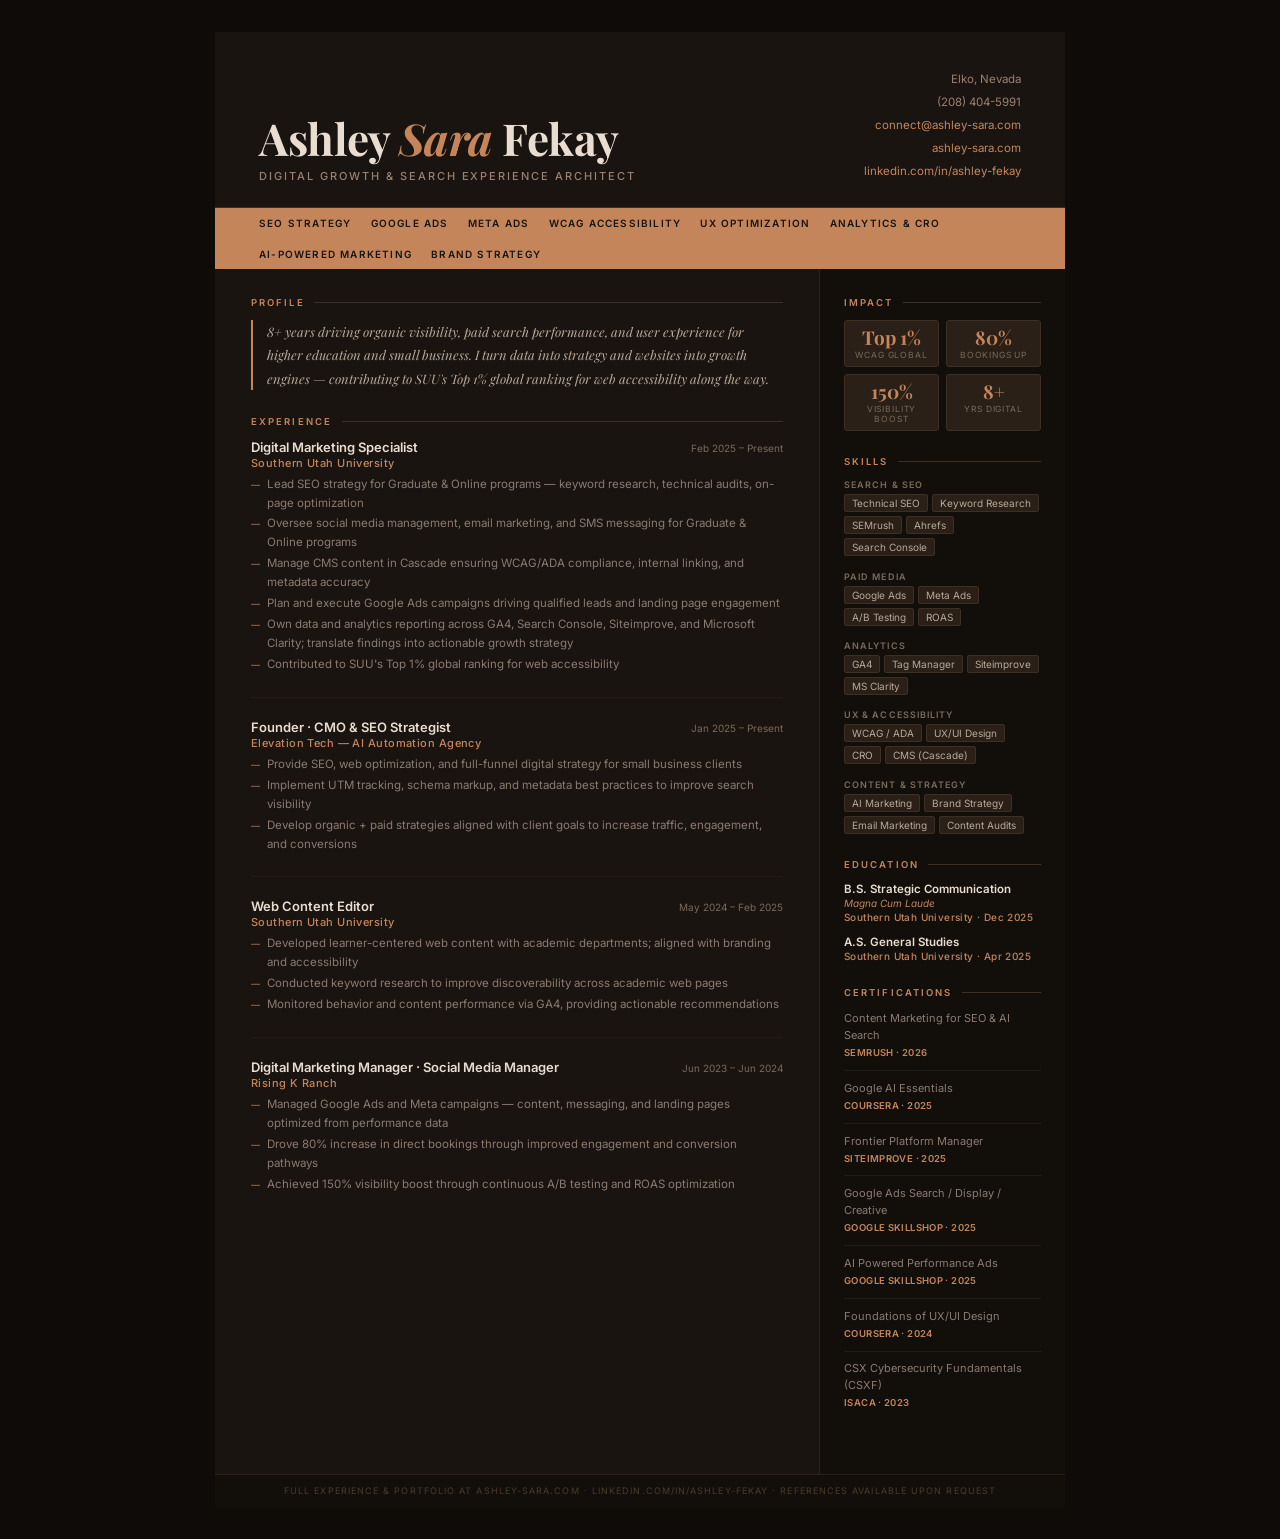
<file: ashley-sara-resume-dark.html>
<!DOCTYPE html>
<html lang="en">
<head>
<meta charset="UTF-8">
<meta name="viewport" content="width=device-width, initial-scale=1.0">
<title>Ashley Sara Fekay — Resume (Dark)</title>
<style>
  @import url('https://fonts.googleapis.com/css2?family=Playfair+Display:ital,wght@0,400;0,700;1,400&family=Inter:wght@300;400;500;600&display=swap');

  *, *::before, *::after { box-sizing: border-box; margin: 0; padding: 0; }

  body {
    background: #0e0b08;
    font-family: 'Inter', Arial, sans-serif;
    color: #e8ddd0;
    display: flex;
    justify-content: center;
    padding: 2rem 1rem;
  }

  .page {
    background: #1a1410;
    width: 850px;
    min-height: 1100px;
    position: relative;
  }

  /* ── Header ── */
  .header {
    padding: 2.25rem 2.75rem 1.5rem;
    border-bottom: 1px solid #3d2f22;
    display: flex;
    justify-content: space-between;
    align-items: flex-end;
    gap: 2rem;
  }

  h1 {
    font-family: 'Playfair Display', Georgia, serif;
    font-size: 44px;
    font-weight: 700;
    color: #e8ddd0;
    line-height: 1.1;
    letter-spacing: -0.5px;
  }

  h1 em {
    color: #c4855a;
    font-style: italic;
  }

  .title-tag {
    font-size: 11px;
    font-weight: 500;
    letter-spacing: 0.18em;
    text-transform: uppercase;
    color: #9a8070;
    margin-top: 0.4rem;
  }

  .contact {
    text-align: right;
    font-size: 11.5px;
    color: #9a8070;
    line-height: 2;
    flex-shrink: 0;
  }

  .contact a { color: #c4855a; text-decoration: none; }

  /* ── Accent bar ── */
  .accent-bar {
    background: #c4855a;
    padding: 0.55rem 2.75rem;
    display: flex;
    flex-wrap: wrap;
    gap: 1.2rem;
    font-size: 10px;
    font-weight: 600;
    letter-spacing: 0.12em;
    text-transform: uppercase;
    color: #1a1410;
  }

  /* ── Body grid ── */
  .body {
    display: grid;
    grid-template-columns: 1fr 245px;
  }

  .main {
    padding: 1.75rem 2.25rem;
    border-right: 1px solid #2e2018;
  }

  .side {
    padding: 1.75rem 1.5rem;
    background: #120f0b;
  }

  /* ── Section label ── */
  .sec-label {
    font-size: 9.5px;
    font-weight: 600;
    letter-spacing: 0.22em;
    text-transform: uppercase;
    color: #c4855a;
    display: flex;
    align-items: center;
    gap: 0.6rem;
    margin-bottom: 0.75rem;
  }

  .sec-label::after {
    content: '';
    flex: 1;
    height: 1px;
    background: #3d2f22;
  }

  .section { margin-bottom: 1.6rem; }

  /* ── Summary ── */
  .summary {
    font-family: 'Playfair Display', Georgia, serif;
    font-size: 13px;
    font-style: italic;
    line-height: 1.8;
    color: #b8a898;
    border-left: 2px solid #c4855a;
    padding-left: 0.9rem;
  }

  /* ── Job entries ── */
  .job { margin-bottom: 1.3rem; padding-bottom: 1.3rem; border-bottom: 1px solid #241c12; }
  .job:last-child { border-bottom: none; margin-bottom: 0; padding-bottom: 0; }

  .job-row {
    display: flex;
    justify-content: space-between;
    align-items: baseline;
    gap: 1rem;
  }

  .job-title { font-size: 13px; font-weight: 600; color: #e8ddd0; }
  .job-date { font-size: 10px; color: #7a6a5a; white-space: nowrap; flex-shrink: 0; }
  .job-company { font-size: 11px; color: #c4855a; font-weight: 500; letter-spacing: 0.04em; margin: 1px 0 5px; }

  ul.bullets { list-style: none; padding-left: 1rem; }
  ul.bullets li {
    font-size: 11.5px;
    color: #8a7a70;
    line-height: 1.65;
    margin-bottom: 2px;
    position: relative;
  }
  ul.bullets li::before {
    content: '—';
    position: absolute;
    left: -1rem;
    color: #c4855a;
    font-size: 9px;
    top: 3px;
  }

  /* ── Side stats ── */
  .stat-grid { display: grid; grid-template-columns: 1fr 1fr; gap: 7px; margin-bottom: 1.5rem; }
  .stat-box {
    background: #2a2018;
    border: 1px solid #3d2f22;
    border-radius: 3px;
    padding: 6px 8px;
    text-align: center;
  }
  .stat-num {
    font-family: 'Playfair Display', serif;
    font-size: 19px;
    font-weight: 700;
    color: #c4855a;
    display: block;
    line-height: 1.1;
  }
  .stat-lbl {
    font-size: 8.5px;
    text-transform: uppercase;
    letter-spacing: 0.1em;
    color: #7a6a5a;
    display: block;
    margin-top: 2px;
  }

  /* ── Skills ── */
  .skill-group { margin-bottom: 0.9rem; }
  .skill-group-lbl {
    font-size: 9px;
    font-weight: 600;
    color: #7a6a5a;
    letter-spacing: 0.12em;
    text-transform: uppercase;
    margin-bottom: 4px;
  }
  .tags { display: flex; flex-wrap: wrap; gap: 4px; }
  .tag {
    font-size: 10px;
    padding: 2px 7px;
    background: #2a2018;
    color: #b8a898;
    border: 1px solid #3d2f22;
    border-radius: 2px;
  }

  /* ── Certs ── */
  .cert { font-size: 11px; color: #8a7a70; line-height: 1.55; margin-bottom: 0.55rem; padding-bottom: 0.55rem; border-bottom: 1px solid #241c12; }
  .cert:last-child { border-bottom: none; }
  .cert-src { font-size: 9.5px; color: #c4855a; font-weight: 600; letter-spacing: 0.04em; text-transform: uppercase; }

  /* ── Education ── */
  .edu { margin-bottom: 0.7rem; }
  .edu-deg { font-size: 11.5px; font-weight: 600; color: #e8ddd0; }
  .edu-honor { color: #c4855a; font-size: 10px; font-style: italic; font-weight: 400; }
  .edu-school { font-size: 10px; color: #c4855a; font-weight: 500; letter-spacing: 0.04em; margin-top: 1px; }

  /* ── Footer ── */
  .footer {
    background: #120f0b;
    padding: 0.65rem 2.75rem;
    font-size: 9px;
    color: #4a3a2a;
    letter-spacing: 0.12em;
    text-transform: uppercase;
    text-align: center;
    border-top: 1px solid #2e2018;
  }

  /* ── Print ── */
  @media print {
    body { background: #1a1410; padding: 0; }
    .page { width: 100%; box-shadow: none; }
    -webkit-print-color-adjust: exact;
    print-color-adjust: exact;
  }
</style>
</head>
<body>
<div class="page">

  <div class="header">
    <div>
      <h1>Ashley <em>Sara</em> Fekay</h1>
      <p class="title-tag">Digital Growth &amp; Search Experience Architect</p>
    </div>
    <div class="contact">
      Elko, Nevada<br>
      (208) 404-5991<br>
      <a href="mailto:connect@ashley-sara.com">connect@ashley-sara.com</a><br>
      <a href="https://ashley-sara.com">ashley-sara.com</a><br>
      <a href="https://linkedin.com/in/ashley-fekay">linkedin.com/in/ashley-fekay</a>
    </div>
  </div>

  <div class="accent-bar">
    <span>SEO Strategy</span>
    <span>Google Ads</span>
    <span>Meta Ads</span>
    <span>WCAG Accessibility</span>
    <span>UX Optimization</span>
    <span>Analytics &amp; CRO</span>
    <span>AI-Powered Marketing</span>
    <span>Brand Strategy</span>
  </div>

  <div class="body">
    <div class="main">

      <div class="section">
        <div class="sec-label">Profile</div>
        <p class="summary">8+ years driving organic visibility, paid search performance, and user experience for higher education and small business. I turn data into strategy and websites into growth engines — contributing to SUU's Top 1% global ranking for web accessibility along the way.</p>
      </div>

      <div class="section">
        <div class="sec-label">Experience</div>

        <div class="job">
          <div class="job-row">
            <span class="job-title">Digital Marketing Specialist</span>
            <span class="job-date">Feb 2025 – Present</span>
          </div>
          <p class="job-company">Southern Utah University</p>
          <ul class="bullets">
            <li>Lead SEO strategy for Graduate &amp; Online programs — keyword research, technical audits, on-page optimization</li>
            <li>Oversee social media management, email marketing, and SMS messaging for Graduate &amp; Online programs</li>
            <li>Manage CMS content in Cascade ensuring WCAG/ADA compliance, internal linking, and metadata accuracy</li>
            <li>Plan and execute Google Ads campaigns driving qualified leads and landing page engagement</li>
            <li>Own data and analytics reporting across GA4, Search Console, Siteimprove, and Microsoft Clarity; translate findings into actionable growth strategy</li>
            <li>Contributed to SUU's Top 1% global ranking for web accessibility</li>
          </ul>
        </div>

        <div class="job">
          <div class="job-row">
            <span class="job-title">Founder · CMO &amp; SEO Strategist</span>
            <span class="job-date">Jan 2025 – Present</span>
          </div>
          <p class="job-company">Elevation Tech — AI Automation Agency</p>
          <ul class="bullets">
            <li>Provide SEO, web optimization, and full-funnel digital strategy for small business clients</li>
            <li>Implement UTM tracking, schema markup, and metadata best practices to improve search visibility</li>
            <li>Develop organic + paid strategies aligned with client goals to increase traffic, engagement, and conversions</li>
          </ul>
        </div>

        <div class="job">
          <div class="job-row">
            <span class="job-title">Web Content Editor</span>
            <span class="job-date">May 2024 – Feb 2025</span>
          </div>
          <p class="job-company">Southern Utah University</p>
          <ul class="bullets">
            <li>Developed learner-centered web content with academic departments; aligned with branding and accessibility</li>
            <li>Conducted keyword research to improve discoverability across academic web pages</li>
            <li>Monitored behavior and content performance via GA4, providing actionable recommendations</li>
          </ul>
        </div>

        <div class="job">
          <div class="job-row">
            <span class="job-title">Digital Marketing Manager · Social Media Manager</span>
            <span class="job-date">Jun 2023 – Jun 2024</span>
          </div>
          <p class="job-company">Rising K Ranch</p>
          <ul class="bullets">
            <li>Managed Google Ads and Meta campaigns — content, messaging, and landing pages optimized from performance data</li>
            <li>Drove 80% increase in direct bookings through improved engagement and conversion pathways</li>
            <li>Achieved 150% visibility boost through continuous A/B testing and ROAS optimization</li>
          </ul>
        </div>

      </div>

    </div><!-- /main -->

    <div class="side">

      <div class="section">
        <div class="sec-label">Impact</div>
        <div class="stat-grid">
          <div class="stat-box"><span class="stat-num">Top 1%</span><span class="stat-lbl">WCAG Global</span></div>
          <div class="stat-box"><span class="stat-num">80%</span><span class="stat-lbl">Bookings Up</span></div>
          <div class="stat-box"><span class="stat-num">150%</span><span class="stat-lbl">Visibility Boost</span></div>
          <div class="stat-box"><span class="stat-num">8+</span><span class="stat-lbl">Yrs Digital</span></div>
        </div>
      </div>

      <div class="section">
        <div class="sec-label">Skills</div>
        <div class="skill-group">
          <p class="skill-group-lbl">Search &amp; SEO</p>
          <div class="tags">
            <span class="tag">Technical SEO</span><span class="tag">Keyword Research</span>
            <span class="tag">SEMrush</span><span class="tag">Ahrefs</span><span class="tag">Search Console</span>
          </div>
        </div>
        <div class="skill-group">
          <p class="skill-group-lbl">Paid Media</p>
          <div class="tags">
            <span class="tag">Google Ads</span><span class="tag">Meta Ads</span>
            <span class="tag">A/B Testing</span><span class="tag">ROAS</span>
          </div>
        </div>
        <div class="skill-group">
          <p class="skill-group-lbl">Analytics</p>
          <div class="tags">
            <span class="tag">GA4</span><span class="tag">Tag Manager</span>
            <span class="tag">Siteimprove</span><span class="tag">MS Clarity</span>
          </div>
        </div>
        <div class="skill-group">
          <p class="skill-group-lbl">UX &amp; Accessibility</p>
          <div class="tags">
            <span class="tag">WCAG / ADA</span><span class="tag">UX/UI Design</span>
            <span class="tag">CRO</span><span class="tag">CMS (Cascade)</span>
          </div>
        </div>
        <div class="skill-group">
          <p class="skill-group-lbl">Content &amp; Strategy</p>
          <div class="tags">
            <span class="tag">AI Marketing</span><span class="tag">Brand Strategy</span>
            <span class="tag">Email Marketing</span><span class="tag">Content Audits</span>
          </div>
        </div>
      </div>

      <div class="section">
        <div class="sec-label">Education</div>
        <div class="edu">
          <p class="edu-deg">B.S. Strategic Communication <span class="edu-honor">Magna Cum Laude</span></p>
          <p class="edu-school">Southern Utah University · Dec 2025</p>
        </div>
        <div class="edu">
          <p class="edu-deg">A.S. General Studies</p>
          <p class="edu-school">Southern Utah University · Apr 2025</p>
        </div>
      </div>

      <div class="section">
        <div class="sec-label">Certifications</div>
        <div class="cert">Content Marketing for SEO &amp; AI Search<br><span class="cert-src">SEMrush · 2026</span></div>
        <div class="cert">Google AI Essentials<br><span class="cert-src">Coursera · 2025</span></div>
        <div class="cert">Frontier Platform Manager<br><span class="cert-src">Siteimprove · 2025</span></div>
        <div class="cert">Google Ads Search / Display / Creative<br><span class="cert-src">Google Skillshop · 2025</span></div>
        <div class="cert">AI Powered Performance Ads<br><span class="cert-src">Google Skillshop · 2025</span></div>
        <div class="cert">Foundations of UX/UI Design<br><span class="cert-src">Coursera · 2024</span></div>
        <div class="cert">CSX Cybersecurity Fundamentals (CSXF)<br><span class="cert-src">ISACA · 2023</span></div>
      </div>

    </div><!-- /side -->
  </div><!-- /body -->

  <div class="footer">
    Full experience &amp; portfolio at ashley-sara.com · linkedin.com/in/ashley-fekay · References available upon request
  </div>

</div>
</body>
</html>
</file>
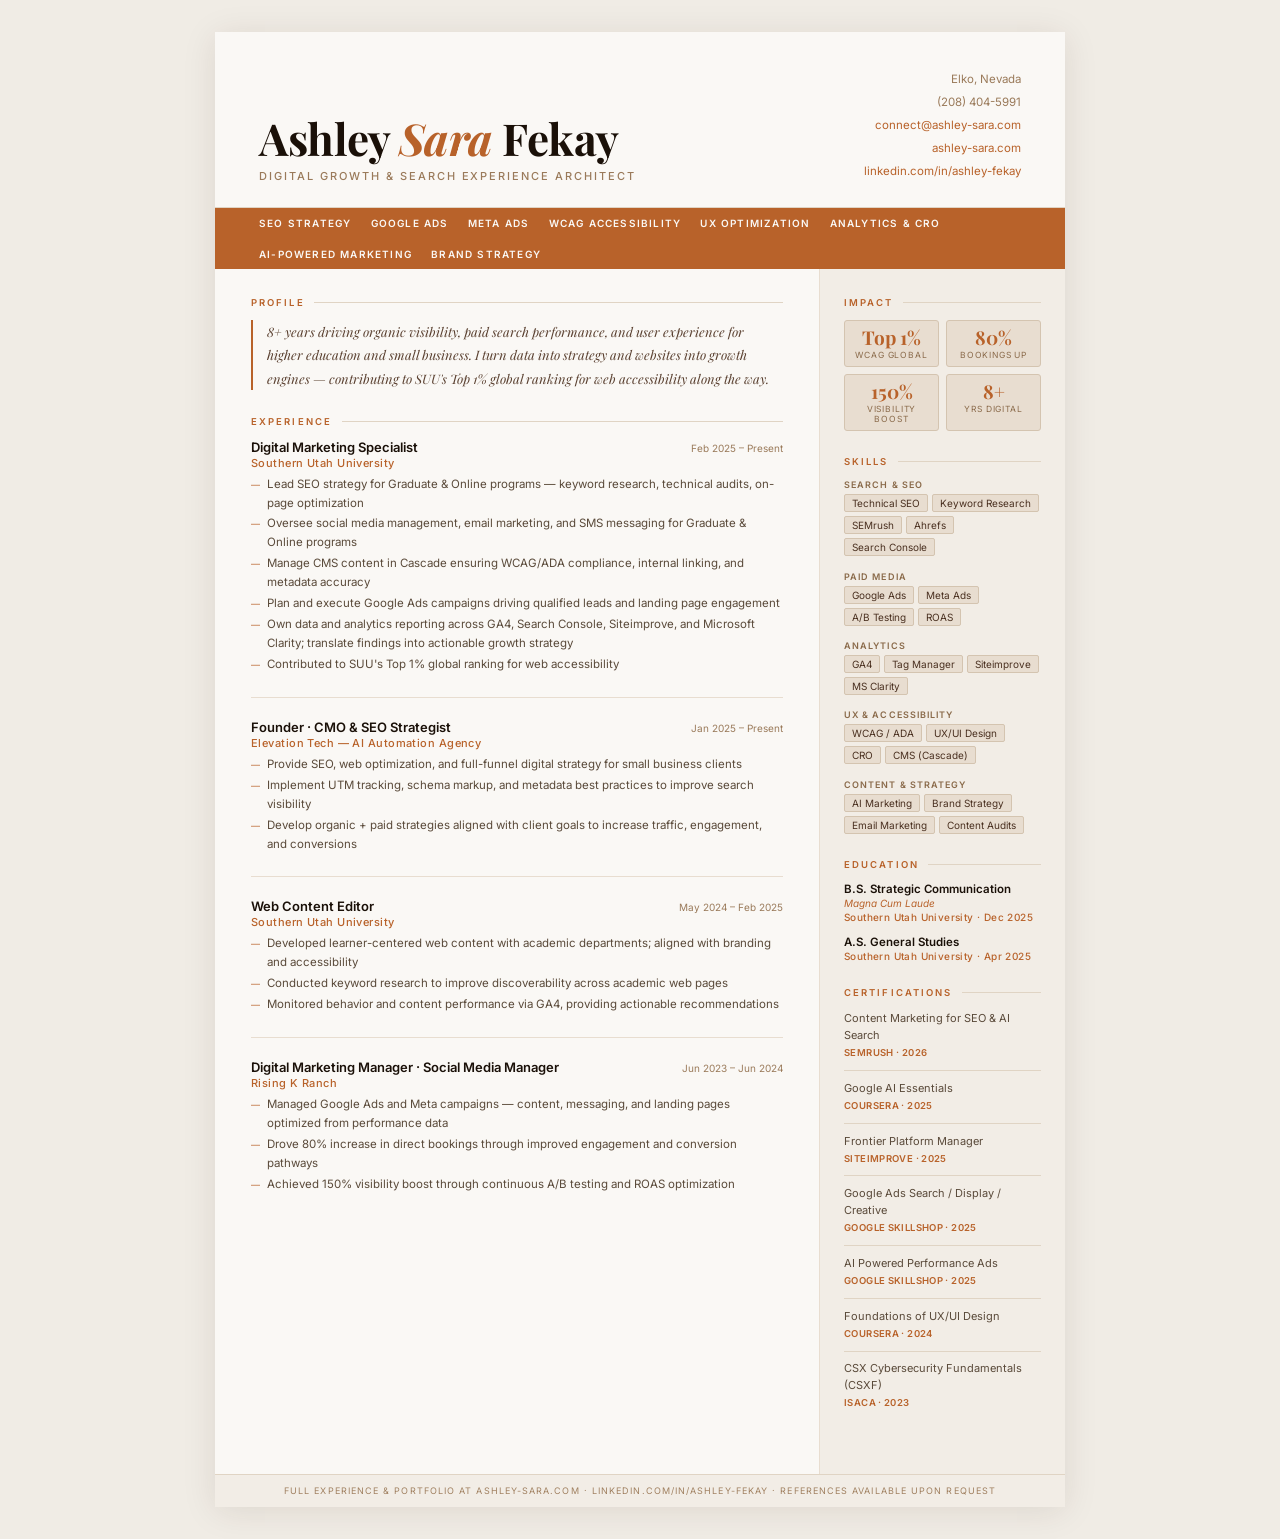
<file: ashley-sara-resume-light.html>
<!DOCTYPE html>
<html lang="en">
<head>
<meta charset="UTF-8">
<meta name="viewport" content="width=device-width, initial-scale=1.0">
<title>Ashley Sara Fekay — Resume (Light)</title>
<style>
  @import url('https://fonts.googleapis.com/css2?family=Playfair+Display:ital,wght@0,400;0,700;1,400&family=Inter:wght@300;400;500;600&display=swap');

  *, *::before, *::after { box-sizing: border-box; margin: 0; padding: 0; }

  body {
    background: #f0ece5;
    font-family: 'Inter', Arial, sans-serif;
    color: #2a1f14;
    display: flex;
    justify-content: center;
    padding: 2rem 1rem;
  }

  .page {
    background: #faf8f5;
    width: 850px;
    min-height: 1100px;
    box-shadow: 0 4px 32px rgba(60,30,0,0.1);
  }

  /* ── Header ── */
  .header {
    padding: 2.25rem 2.75rem 1.5rem;
    border-bottom: 1px solid #e0d4c4;
    display: flex;
    justify-content: space-between;
    align-items: flex-end;
    gap: 2rem;
    background: #faf8f5;
  }

  h1 {
    font-family: 'Playfair Display', Georgia, serif;
    font-size: 44px;
    font-weight: 700;
    color: #1a1008;
    line-height: 1.1;
    letter-spacing: -0.5px;
  }

  h1 em {
    color: #b8622a;
    font-style: italic;
  }

  .title-tag {
    font-size: 11px;
    font-weight: 500;
    letter-spacing: 0.18em;
    text-transform: uppercase;
    color: #9a7a5a;
    margin-top: 0.4rem;
  }

  .contact {
    text-align: right;
    font-size: 11.5px;
    color: #9a7a5a;
    line-height: 2;
    flex-shrink: 0;
  }

  .contact a { color: #b8622a; text-decoration: none; }

  /* ── Accent bar ── */
  .accent-bar {
    background: #b8622a;
    padding: 0.55rem 2.75rem;
    display: flex;
    flex-wrap: wrap;
    gap: 1.2rem;
    font-size: 10px;
    font-weight: 600;
    letter-spacing: 0.12em;
    text-transform: uppercase;
    color: #faf8f5;
  }

  /* ── Body grid ── */
  .body {
    display: grid;
    grid-template-columns: 1fr 245px;
  }

  .main {
    padding: 1.75rem 2.25rem;
    border-right: 1px solid #e8ddd0;
    background: #faf8f5;
  }

  .side {
    padding: 1.75rem 1.5rem;
    background: #f2ede6;
  }

  /* ── Section label ── */
  .sec-label {
    font-size: 9.5px;
    font-weight: 600;
    letter-spacing: 0.22em;
    text-transform: uppercase;
    color: #b8622a;
    display: flex;
    align-items: center;
    gap: 0.6rem;
    margin-bottom: 0.75rem;
  }

  .sec-label::after {
    content: '';
    flex: 1;
    height: 1px;
    background: #e0d4c4;
  }

  .section { margin-bottom: 1.6rem; }

  /* ── Summary ── */
  .summary {
    font-family: 'Playfair Display', Georgia, serif;
    font-size: 13px;
    font-style: italic;
    line-height: 1.8;
    color: #5a4030;
    border-left: 2px solid #b8622a;
    padding-left: 0.9rem;
  }

  /* ── Job entries ── */
  .job { margin-bottom: 1.3rem; padding-bottom: 1.3rem; border-bottom: 1px solid #e8ddd0; }
  .job:last-child { border-bottom: none; margin-bottom: 0; padding-bottom: 0; }

  .job-row {
    display: flex;
    justify-content: space-between;
    align-items: baseline;
    gap: 1rem;
  }

  .job-title { font-size: 13px; font-weight: 600; color: #1a1008; }
  .job-date { font-size: 10px; color: #9a7a5a; white-space: nowrap; flex-shrink: 0; }
  .job-company { font-size: 11px; color: #b8622a; font-weight: 500; letter-spacing: 0.04em; margin: 1px 0 5px; }

  ul.bullets { list-style: none; padding-left: 1rem; }
  ul.bullets li {
    font-size: 11.5px;
    color: #5a4a3a;
    line-height: 1.65;
    margin-bottom: 2px;
    position: relative;
  }
  ul.bullets li::before {
    content: '—';
    position: absolute;
    left: -1rem;
    color: #b8622a;
    font-size: 9px;
    top: 3px;
  }

  /* ── Side stats ── */
  .stat-grid { display: grid; grid-template-columns: 1fr 1fr; gap: 7px; margin-bottom: 1.5rem; }
  .stat-box {
    background: #e8ddd0;
    border: 1px solid #d4c4b0;
    border-radius: 3px;
    padding: 6px 8px;
    text-align: center;
  }
  .stat-num {
    font-family: 'Playfair Display', serif;
    font-size: 19px;
    font-weight: 700;
    color: #b8622a;
    display: block;
    line-height: 1.1;
  }
  .stat-lbl {
    font-size: 8.5px;
    text-transform: uppercase;
    letter-spacing: 0.1em;
    color: #8a6a4a;
    display: block;
    margin-top: 2px;
  }

  /* ── Skills ── */
  .skill-group { margin-bottom: 0.9rem; }
  .skill-group-lbl {
    font-size: 9px;
    font-weight: 600;
    color: #8a6a4a;
    letter-spacing: 0.12em;
    text-transform: uppercase;
    margin-bottom: 4px;
  }
  .tags { display: flex; flex-wrap: wrap; gap: 4px; }
  .tag {
    font-size: 10px;
    padding: 2px 7px;
    background: #e8ddd0;
    color: #4a3020;
    border: 1px solid #d4c4b0;
    border-radius: 2px;
  }

  /* ── Certs ── */
  .cert { font-size: 11px; color: #5a4a3a; line-height: 1.55; margin-bottom: 0.55rem; padding-bottom: 0.55rem; border-bottom: 1px solid #e0d4c4; }
  .cert:last-child { border-bottom: none; }
  .cert-src { font-size: 9.5px; color: #b8622a; font-weight: 600; letter-spacing: 0.04em; text-transform: uppercase; }

  /* ── Education ── */
  .edu { margin-bottom: 0.7rem; }
  .edu-deg { font-size: 11.5px; font-weight: 600; color: #1a1008; }
  .edu-honor { color: #b8622a; font-size: 10px; font-style: italic; font-weight: 400; }
  .edu-school { font-size: 10px; color: #b8622a; font-weight: 500; letter-spacing: 0.04em; margin-top: 1px; }

  /* ── Footer ── */
  .footer {
    background: #f2ede6;
    padding: 0.65rem 2.75rem;
    font-size: 9px;
    color: #a08060;
    letter-spacing: 0.12em;
    text-transform: uppercase;
    text-align: center;
    border-top: 1px solid #e0d4c4;
  }

  /* ── Print ── */
  @media print {
    body { background: #faf8f5; padding: 0; }
    .page { width: 100%; box-shadow: none; }
    -webkit-print-color-adjust: exact;
    print-color-adjust: exact;
  }
</style>
</head>
<body>
<div class="page">

  <div class="header">
    <div>
      <h1>Ashley <em>Sara</em> Fekay</h1>
      <p class="title-tag">Digital Growth &amp; Search Experience Architect</p>
    </div>
    <div class="contact">
      Elko, Nevada<br>
      (208) 404-5991<br>
      <a href="mailto:connect@ashley-sara.com">connect@ashley-sara.com</a><br>
      <a href="https://ashley-sara.com">ashley-sara.com</a><br>
      <a href="https://linkedin.com/in/ashley-fekay">linkedin.com/in/ashley-fekay</a>
    </div>
  </div>

  <div class="accent-bar">
    <span>SEO Strategy</span>
    <span>Google Ads</span>
    <span>Meta Ads</span>
    <span>WCAG Accessibility</span>
    <span>UX Optimization</span>
    <span>Analytics &amp; CRO</span>
    <span>AI-Powered Marketing</span>
    <span>Brand Strategy</span>
  </div>

  <div class="body">
    <div class="main">

      <div class="section">
        <div class="sec-label">Profile</div>
        <p class="summary">8+ years driving organic visibility, paid search performance, and user experience for higher education and small business. I turn data into strategy and websites into growth engines — contributing to SUU's Top 1% global ranking for web accessibility along the way.</p>
      </div>

      <div class="section">
        <div class="sec-label">Experience</div>

        <div class="job">
          <div class="job-row">
            <span class="job-title">Digital Marketing Specialist</span>
            <span class="job-date">Feb 2025 – Present</span>
          </div>
          <p class="job-company">Southern Utah University</p>
          <ul class="bullets">
            <li>Lead SEO strategy for Graduate &amp; Online programs — keyword research, technical audits, on-page optimization</li>
            <li>Oversee social media management, email marketing, and SMS messaging for Graduate &amp; Online programs</li>
            <li>Manage CMS content in Cascade ensuring WCAG/ADA compliance, internal linking, and metadata accuracy</li>
            <li>Plan and execute Google Ads campaigns driving qualified leads and landing page engagement</li>
            <li>Own data and analytics reporting across GA4, Search Console, Siteimprove, and Microsoft Clarity; translate findings into actionable growth strategy</li>
            <li>Contributed to SUU's Top 1% global ranking for web accessibility</li>
          </ul>
        </div>

        <div class="job">
          <div class="job-row">
            <span class="job-title">Founder · CMO &amp; SEO Strategist</span>
            <span class="job-date">Jan 2025 – Present</span>
          </div>
          <p class="job-company">Elevation Tech — AI Automation Agency</p>
          <ul class="bullets">
            <li>Provide SEO, web optimization, and full-funnel digital strategy for small business clients</li>
            <li>Implement UTM tracking, schema markup, and metadata best practices to improve search visibility</li>
            <li>Develop organic + paid strategies aligned with client goals to increase traffic, engagement, and conversions</li>
          </ul>
        </div>

        <div class="job">
          <div class="job-row">
            <span class="job-title">Web Content Editor</span>
            <span class="job-date">May 2024 – Feb 2025</span>
          </div>
          <p class="job-company">Southern Utah University</p>
          <ul class="bullets">
            <li>Developed learner-centered web content with academic departments; aligned with branding and accessibility</li>
            <li>Conducted keyword research to improve discoverability across academic web pages</li>
            <li>Monitored behavior and content performance via GA4, providing actionable recommendations</li>
          </ul>
        </div>

        <div class="job">
          <div class="job-row">
            <span class="job-title">Digital Marketing Manager · Social Media Manager</span>
            <span class="job-date">Jun 2023 – Jun 2024</span>
          </div>
          <p class="job-company">Rising K Ranch</p>
          <ul class="bullets">
            <li>Managed Google Ads and Meta campaigns — content, messaging, and landing pages optimized from performance data</li>
            <li>Drove 80% increase in direct bookings through improved engagement and conversion pathways</li>
            <li>Achieved 150% visibility boost through continuous A/B testing and ROAS optimization</li>
          </ul>
        </div>

      </div>

    </div><!-- /main -->

    <div class="side">

      <div class="section">
        <div class="sec-label">Impact</div>
        <div class="stat-grid">
          <div class="stat-box"><span class="stat-num">Top 1%</span><span class="stat-lbl">WCAG Global</span></div>
          <div class="stat-box"><span class="stat-num">80%</span><span class="stat-lbl">Bookings Up</span></div>
          <div class="stat-box"><span class="stat-num">150%</span><span class="stat-lbl">Visibility Boost</span></div>
          <div class="stat-box"><span class="stat-num">8+</span><span class="stat-lbl">Yrs Digital</span></div>
        </div>
      </div>

      <div class="section">
        <div class="sec-label">Skills</div>
        <div class="skill-group">
          <p class="skill-group-lbl">Search &amp; SEO</p>
          <div class="tags">
            <span class="tag">Technical SEO</span><span class="tag">Keyword Research</span>
            <span class="tag">SEMrush</span><span class="tag">Ahrefs</span><span class="tag">Search Console</span>
          </div>
        </div>
        <div class="skill-group">
          <p class="skill-group-lbl">Paid Media</p>
          <div class="tags">
            <span class="tag">Google Ads</span><span class="tag">Meta Ads</span>
            <span class="tag">A/B Testing</span><span class="tag">ROAS</span>
          </div>
        </div>
        <div class="skill-group">
          <p class="skill-group-lbl">Analytics</p>
          <div class="tags">
            <span class="tag">GA4</span><span class="tag">Tag Manager</span>
            <span class="tag">Siteimprove</span><span class="tag">MS Clarity</span>
          </div>
        </div>
        <div class="skill-group">
          <p class="skill-group-lbl">UX &amp; Accessibility</p>
          <div class="tags">
            <span class="tag">WCAG / ADA</span><span class="tag">UX/UI Design</span>
            <span class="tag">CRO</span><span class="tag">CMS (Cascade)</span>
          </div>
        </div>
        <div class="skill-group">
          <p class="skill-group-lbl">Content &amp; Strategy</p>
          <div class="tags">
            <span class="tag">AI Marketing</span><span class="tag">Brand Strategy</span>
            <span class="tag">Email Marketing</span><span class="tag">Content Audits</span>
          </div>
        </div>
      </div>

      <div class="section">
        <div class="sec-label">Education</div>
        <div class="edu">
          <p class="edu-deg">B.S. Strategic Communication <span class="edu-honor">Magna Cum Laude</span></p>
          <p class="edu-school">Southern Utah University · Dec 2025</p>
        </div>
        <div class="edu">
          <p class="edu-deg">A.S. General Studies</p>
          <p class="edu-school">Southern Utah University · Apr 2025</p>
        </div>
      </div>

      <div class="section">
        <div class="sec-label">Certifications</div>
        <div class="cert">Content Marketing for SEO &amp; AI Search<br><span class="cert-src">SEMrush · 2026</span></div>
        <div class="cert">Google AI Essentials<br><span class="cert-src">Coursera · 2025</span></div>
        <div class="cert">Frontier Platform Manager<br><span class="cert-src">Siteimprove · 2025</span></div>
        <div class="cert">Google Ads Search / Display / Creative<br><span class="cert-src">Google Skillshop · 2025</span></div>
        <div class="cert">AI Powered Performance Ads<br><span class="cert-src">Google Skillshop · 2025</span></div>
        <div class="cert">Foundations of UX/UI Design<br><span class="cert-src">Coursera · 2024</span></div>
        <div class="cert">CSX Cybersecurity Fundamentals (CSXF)<br><span class="cert-src">ISACA · 2023</span></div>
      </div>

    </div><!-- /side -->
  </div><!-- /body -->

  <div class="footer">
    Full experience &amp; portfolio at ashley-sara.com · linkedin.com/in/ashley-fekay · References available upon request
  </div>

</div>
</body>
</html>
</file>
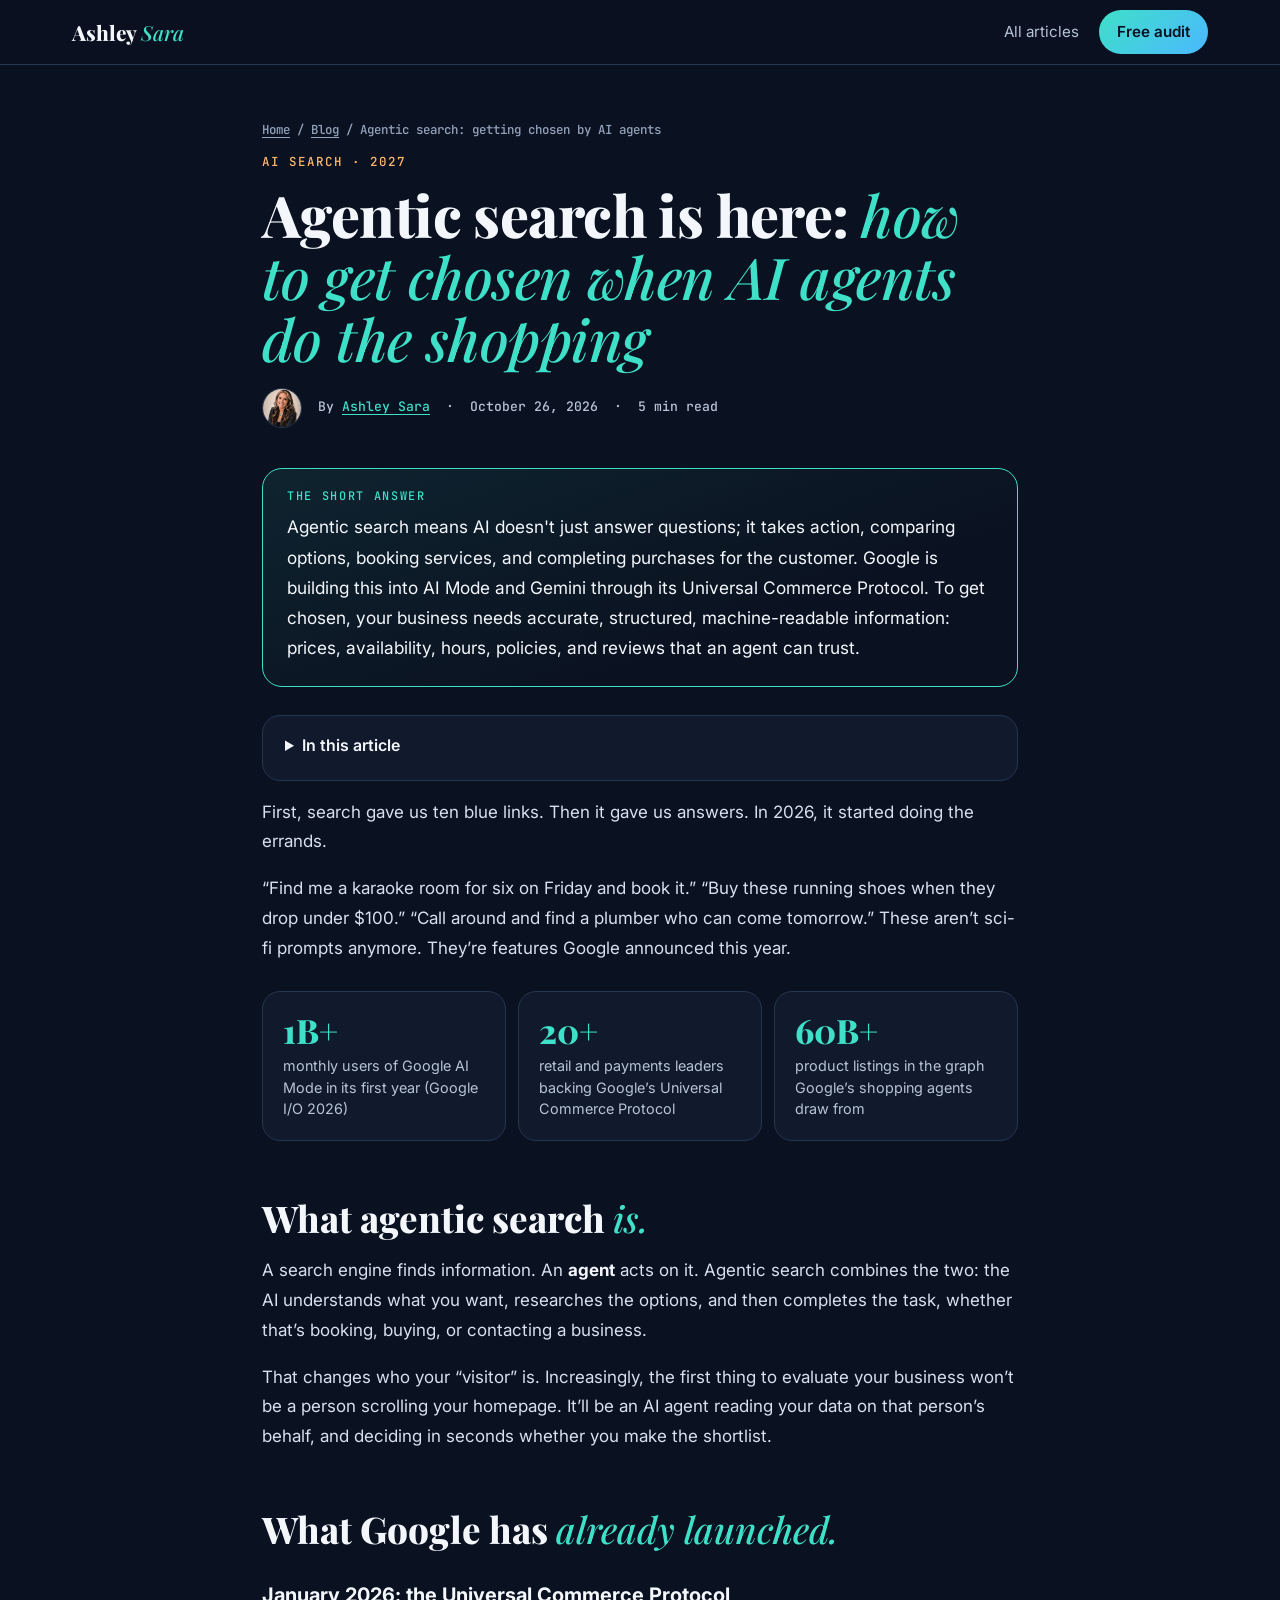
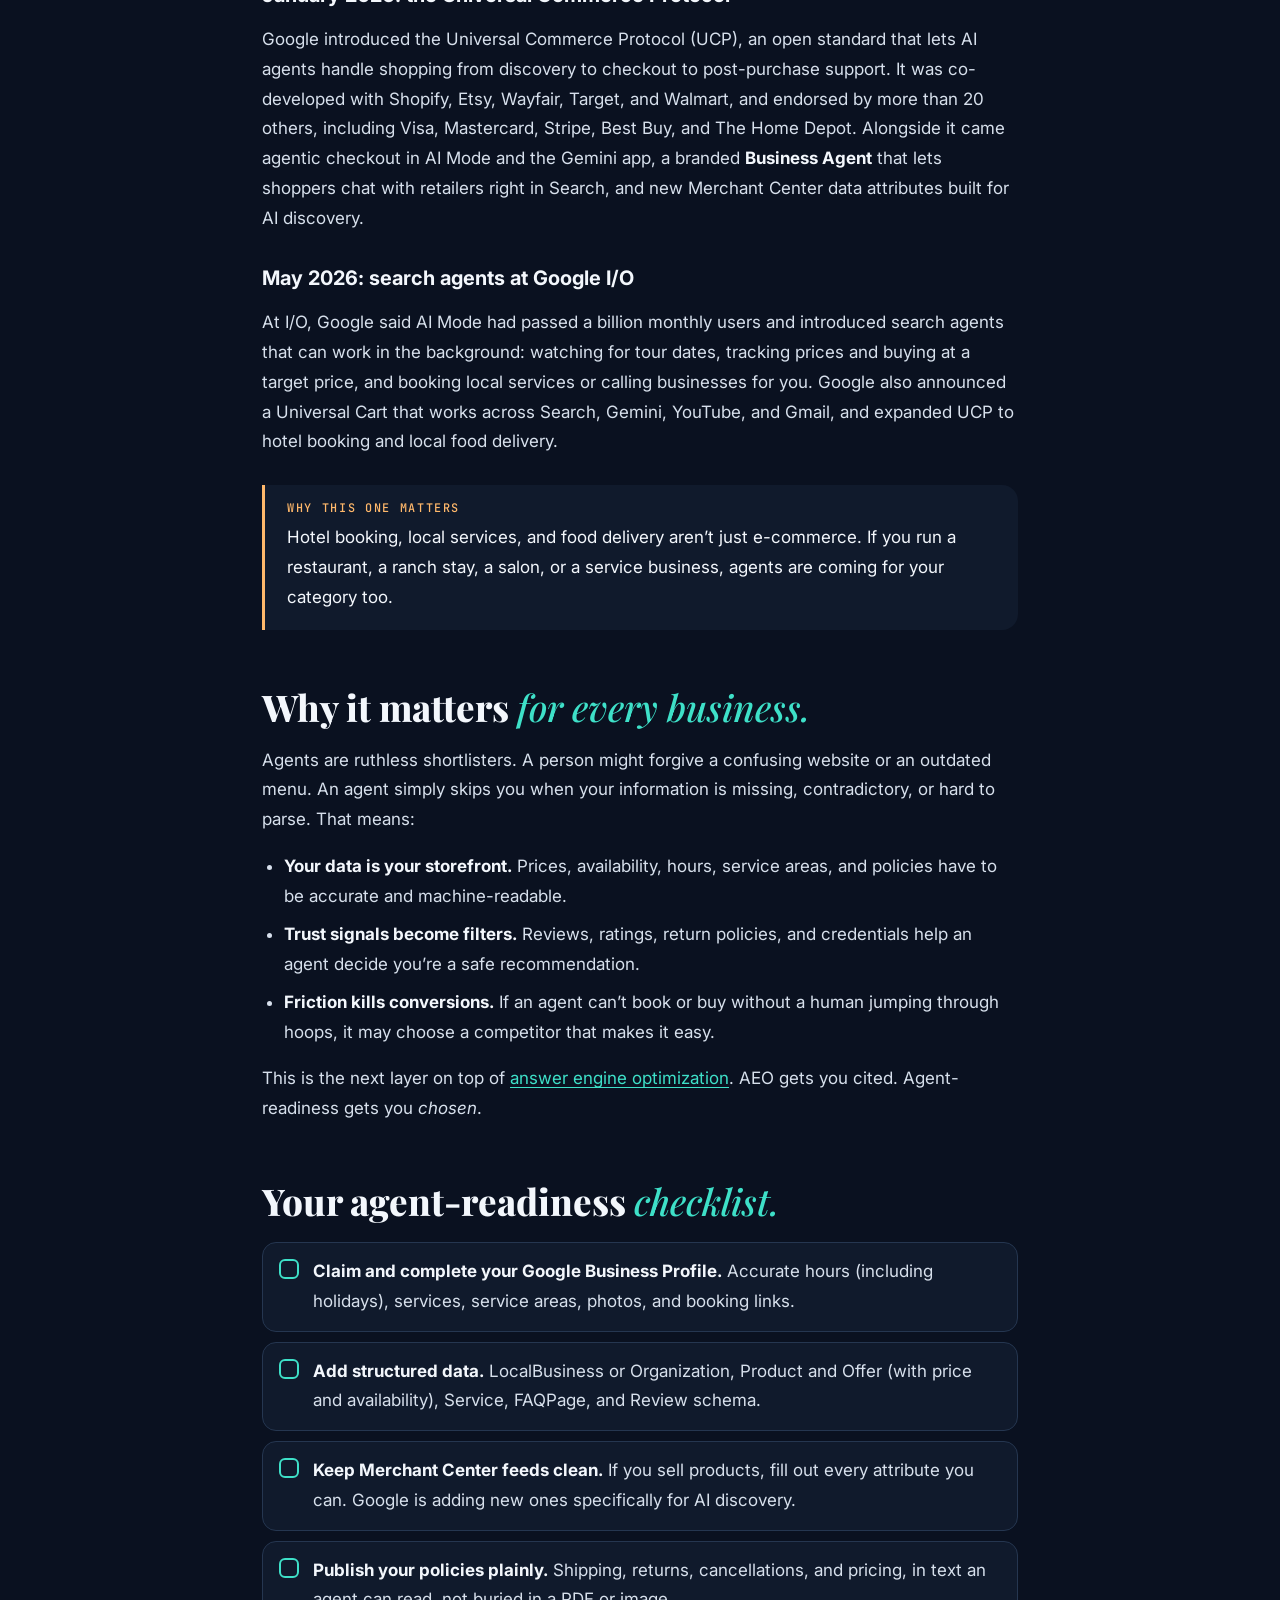
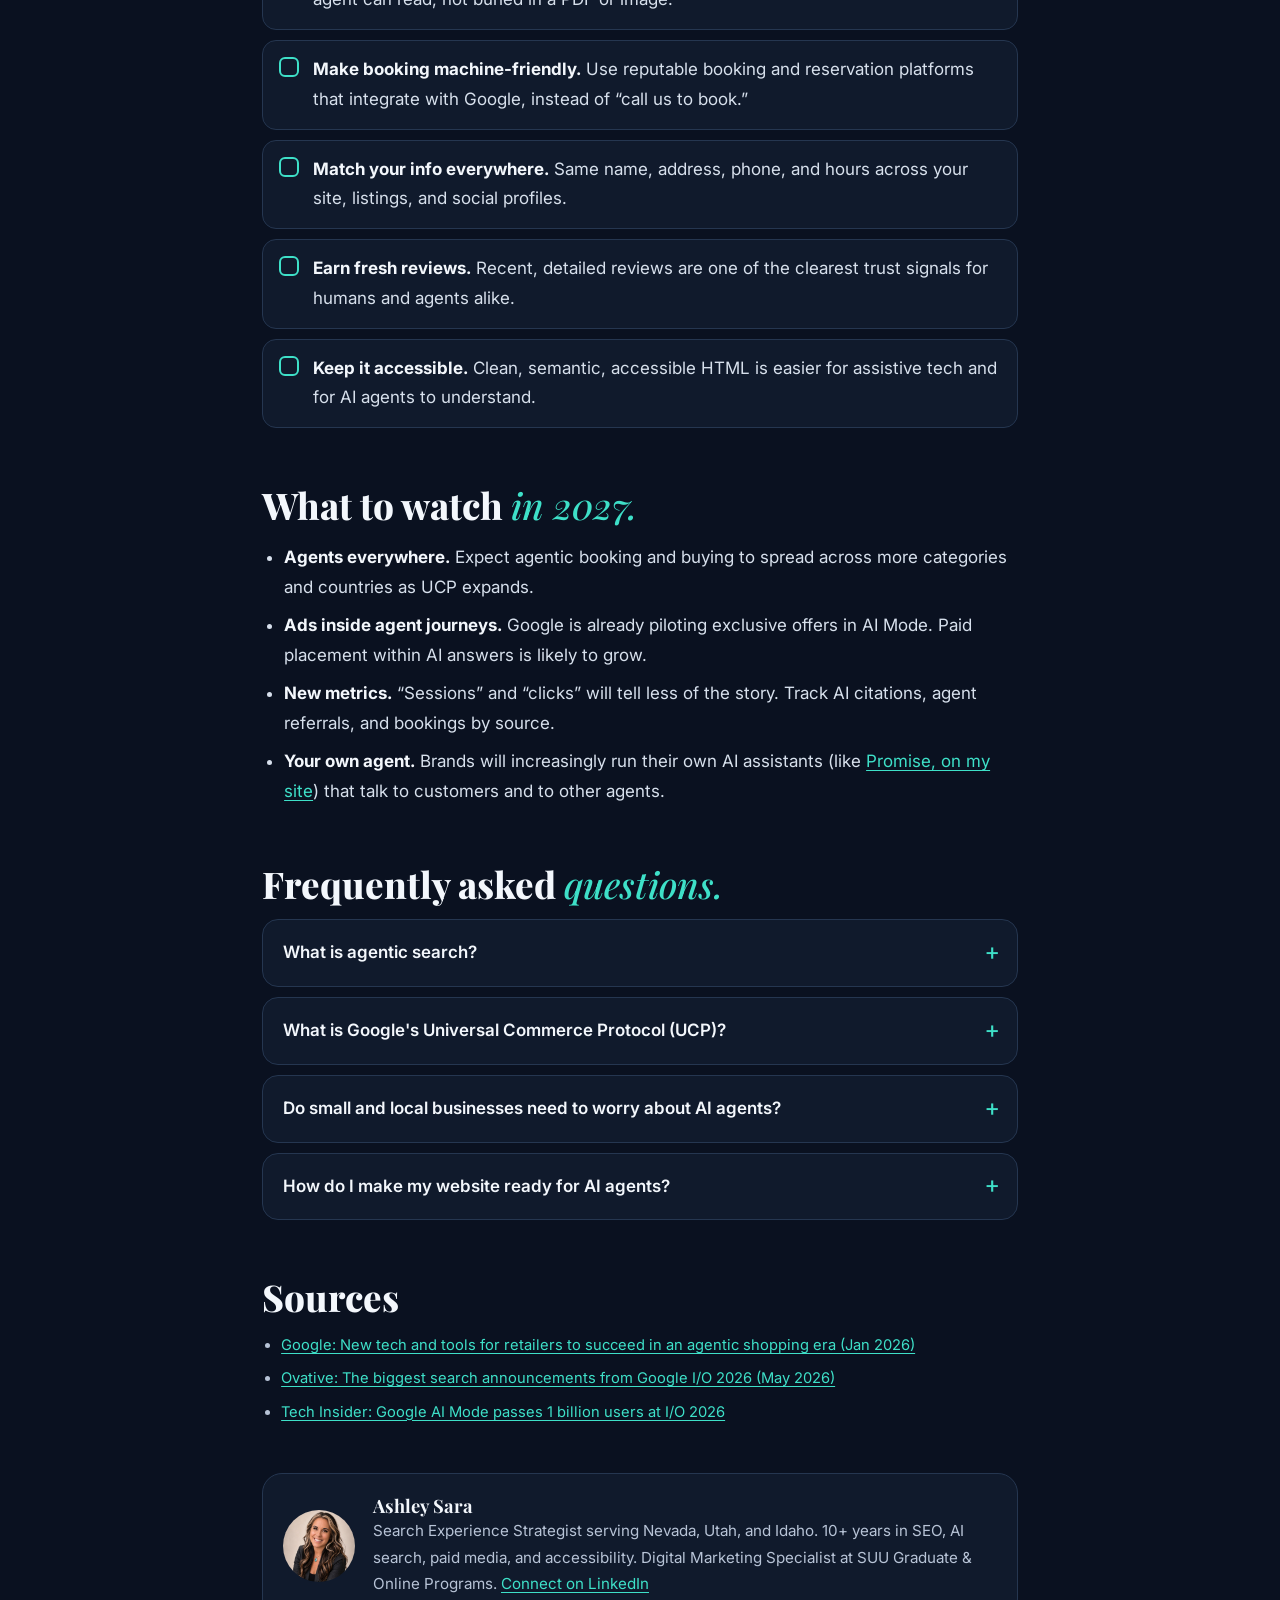
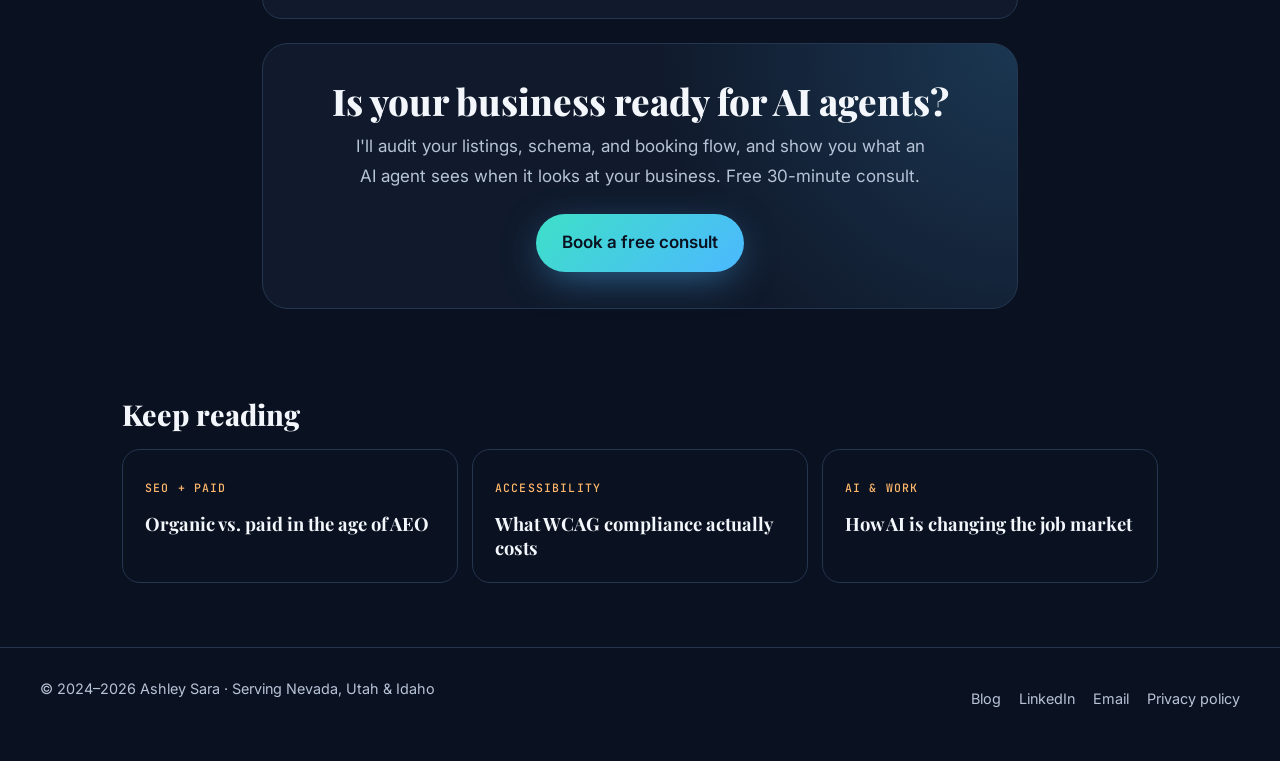
<file: blog-agentic-search-2027.html>
<!doctype html>
<html lang="en">
<head>
<meta charset="utf-8">
<meta name="viewport" content="width=device-width, initial-scale=1">
<title>Agentic Search in 2027: Getting Chosen by AI Agents | Ashley Sara</title>
<meta name="description" content="AI agents now compare, book, and buy for customers. Here&#x27;s what Google&#x27;s agentic search and Universal Commerce Protocol mean for your business, plus a readiness checklist.">
<link rel="canonical" href="https://ashley-sara.com/blog-agentic-search-2027.html">
<meta name="robots" content="index, follow, max-image-preview:large">
<meta name="author" content="Ashley Sara">
<meta name="theme-color" content="#0a1120">
<meta name="color-scheme" content="dark">
<meta property="og:type" content="article">
<meta property="og:url" content="https://ashley-sara.com/blog-agentic-search-2027.html">
<meta property="og:title" content="Agentic Search Is Here: How to Get Chosen When AI Agents Do the Shopping">
<meta property="og:description" content="AI agents now compare, book, and buy for customers. Here&#x27;s what Google&#x27;s agentic search and Universal Commerce Protocol mean for your business, plus a readiness checklist.">
<meta property="og:image" content="https://ashley-sara.com/ashley-portrait.jpg">
<meta property="article:published_time" content="2026-10-26">
<meta property="article:author" content="https://www.linkedin.com/in/ashley-fekay/">
<meta name="twitter:card" content="summary_large_image">
<meta name="twitter:title" content="Agentic Search Is Here: How to Get Chosen When AI Agents Do the Shopping">
<meta name="twitter:description" content="AI agents now compare, book, and buy for customers. Here&#x27;s what Google&#x27;s agentic search and Universal Commerce Protocol mean for your business, plus a readiness checklist.">
<meta name="twitter:image" content="https://ashley-sara.com/ashley-portrait.jpg">
<link rel="icon" href="favicon.ico" sizes="any">
<link rel="icon" type="image/png" sizes="32x32" href="favicon-32.png">
<link rel="apple-touch-icon" href="apple-touch-icon.png">
<link rel="preconnect" href="https://fonts.googleapis.com">
<link rel="preconnect" href="https://fonts.gstatic.com" crossorigin>
<link href="https://fonts.googleapis.com/css2?family=Inter:wght@400;500;600;700&family=JetBrains+Mono:wght@400;500&family=Playfair+Display:ital,wght@0,700;0,800;1,500&display=swap" rel="stylesheet">
<link rel="stylesheet" href="post.css">
<script async src="https://www.googletagmanager.com/gtag/js?id=G-TH5GTVZGSG"></script>
<script>window.dataLayer=window.dataLayer||[];function gtag(){dataLayer.push(arguments);}gtag('js',new Date());gtag('config','G-TH5GTVZGSG');</script>
<script type="application/ld+json">
{
 "@context": "https://schema.org",
 "@graph": [
  {
   "@type": "BlogPosting",
   "@id": "https://ashley-sara.com/blog-agentic-search-2027.html#article",
   "headline": "Agentic Search Is Here: How to Get Chosen When AI Agents Do the Shopping",
   "description": "AI agents now compare, book, and buy for customers. Here's what Google's agentic search and Universal Commerce Protocol mean for your business, plus a readiness checklist.",
   "image": "https://ashley-sara.com/ashley-portrait.jpg",
   "datePublished": "2026-10-26",
   "dateModified": "2026-10-26",
   "inLanguage": "en-US",
   "author": {
    "@type": "Person",
    "@id": "https://ashley-sara.com/#ashley",
    "name": "Ashley Sara",
    "url": "https://ashley-sara.com/",
    "sameAs": [
     "https://www.linkedin.com/in/ashley-fekay/"
    ]
   },
   "publisher": {
    "@type": "Organization",
    "@id": "https://ashley-sara.com/#business",
    "name": "Ashley Sara Marketing",
    "url": "https://ashley-sara.com/"
   },
   "mainEntityOfPage": "https://ashley-sara.com/blog-agentic-search-2027.html",
   "citation": [
    "https://blog.google/products/ads-commerce/agentic-commerce-ai-tools-protocol-retailers-platforms/",
    "https://ovative.com/impact/expert-insights/the-biggest-search-announcements-from-google-io-2026/",
    "https://tech-insider.org/google-ai-mode-1-billion-users-io-2026/"
   ]
  },
  {
   "@type": "FAQPage",
   "@id": "https://ashley-sara.com/blog-agentic-search-2027.html#faq",
   "mainEntity": [
    {
     "@type": "Question",
     "name": "What is agentic search?",
     "acceptedAnswer": {
      "@type": "Answer",
      "text": "Agentic search is when an AI doesn't just answer a question but takes action on it, such as comparing options, booking a reservation, or completing a purchase on the user's behalf. Google is building this into AI Mode and the Gemini app."
     }
    },
    {
     "@type": "Question",
     "name": "What is Google's Universal Commerce Protocol (UCP)?",
     "acceptedAnswer": {
      "@type": "Answer",
      "text": "UCP is an open standard Google announced in January 2026 that lets AI agents handle commerce from product discovery through checkout and post-purchase support. It was co-developed with Shopify, Etsy, Wayfair, Target, and Walmart."
     }
    },
    {
     "@type": "Question",
     "name": "Do small and local businesses need to worry about AI agents?",
     "acceptedAnswer": {
      "@type": "Answer",
      "text": "Yes. Google's agents can book local services and call businesses, and UCP has expanded to hotel booking and food delivery. Accurate Google Business Profile data, structured data, and easy online booking help agents choose you."
     }
    },
    {
     "@type": "Question",
     "name": "How do I make my website ready for AI agents?",
     "acceptedAnswer": {
      "@type": "Answer",
      "text": "Keep prices, availability, hours, and policies accurate and in plain text, add schema markup, keep your listings consistent everywhere, use booking tools that integrate with Google, and build accessible, semantic pages that machines can parse."
     }
    }
   ]
  },
  {
   "@type": "BreadcrumbList",
   "itemListElement": [
    {
     "@type": "ListItem",
     "position": 1,
     "name": "Home",
     "item": "https://ashley-sara.com/"
    },
    {
     "@type": "ListItem",
     "position": 2,
     "name": "Blog",
     "item": "https://ashley-sara.com/#blog"
    },
    {
     "@type": "ListItem",
     "position": 3,
     "name": "Agentic Search Is Here: How to Get Chosen When AI Agents Do the Shopping",
     "item": "https://ashley-sara.com/blog-agentic-search-2027.html"
    }
   ]
  }
 ]
}
</script>
</head>
<body>
<a class="skip" href="#main">Skip to main content</a>
<div class="progress" aria-hidden="true"></div>
<header class="top"><div class="in">
  <a class="logo" href="./" aria-label="Ashley Sara, home">Ashley <em>Sara</em></a>
  <nav aria-label="Primary">
    <a class="hide-sm" href="./#blog">All articles</a>
    <a class="cta" href="https://calendly.com/ashleysara/30min" target="_blank" rel="noopener">Free audit<span class="sr-only"> (opens in new tab)</span></a>
  </nav>
</div></header>

<main id="main">
<div class="hero">
  <p class="crumbs"><a href="./">Home</a> / <a href="./#blog">Blog</a> / <span aria-current="page">Agentic search: getting chosen by AI agents</span></p>
  <p class="cat">AI Search &middot; 2027</p>
  <h1>Agentic search is here: <em>how to get chosen when AI agents do the shopping</em></h1>
  <div class="meta">
    <img src="ashley-portrait.jpg" alt="" width="40" height="40" loading="lazy">
    <span>By <a href="https://www.linkedin.com/in/ashley-fekay/" target="_blank" rel="noopener author">Ashley Sara<span class="sr-only"> on LinkedIn (opens in new tab)</span></a></span>
    <span aria-hidden="true">·</span><time datetime="2026-10-26">October 26, 2026</time>
    <span aria-hidden="true">·</span><span>5 min read</span>
  </div>
</div>

<article>
  <section class="answer" aria-labelledby="qa"><p class="lbl" id="qa">The short answer</p><p>Agentic search means AI doesn't just answer questions; it takes action, comparing options, booking services, and completing purchases for the customer. Google is building this into AI Mode and Gemini through its Universal Commerce Protocol. To get chosen, your business needs accurate, structured, machine-readable information: prices, availability, hours, policies, and reviews that an agent can trust.</p></section>
  <details class="toc"><summary>In this article</summary><ol><li><a href="#what">What agentic search is</a></li><li><a href="#google">What Google has already launched</a></li><li><a href="#why">Why it matters for every business</a></li><li><a href="#checklist">Your agent-readiness checklist</a></li><li><a href="#next">What to watch in 2027</a></li><li><a href="#faq">FAQ</a></li></ol></details>
  
<p>First, search gave us ten blue links. Then it gave us answers. In 2026, it started doing the errands.</p>
<p>&ldquo;Find me a karaoke room for six on Friday and book it.&rdquo; &ldquo;Buy these running shoes when they drop under $100.&rdquo; &ldquo;Call around and find a plumber who can come tomorrow.&rdquo; These aren&rsquo;t sci-fi prompts anymore. They&rsquo;re features Google announced this year.</p>

<ul class="stats">
<li><b>1B+</b>monthly users of Google AI Mode in its first year (Google I/O 2026)</li>
<li><b>20+</b>retail and payments leaders backing Google&rsquo;s Universal Commerce Protocol</li>
<li><b>60B+</b>product listings in the graph Google&rsquo;s shopping agents draw from</li>
</ul>

<h2 id="what">What agentic search <em>is.</em></h2>
<p>A search engine finds information. An <strong>agent</strong> acts on it. Agentic search combines the two: the AI understands what you want, researches the options, and then completes the task, whether that&rsquo;s booking, buying, or contacting a business.</p>
<p>That changes who your &ldquo;visitor&rdquo; is. Increasingly, the first thing to evaluate your business won&rsquo;t be a person scrolling your homepage. It&rsquo;ll be an AI agent reading your data on that person&rsquo;s behalf, and deciding in seconds whether you make the shortlist.</p>

<h2 id="google">What Google has <em>already launched.</em></h2>
<h3>January 2026: the Universal Commerce Protocol</h3>
<p>Google introduced the Universal Commerce Protocol (UCP), an open standard that lets AI agents handle shopping from discovery to checkout to post-purchase support. It was co-developed with Shopify, Etsy, Wayfair, Target, and Walmart, and endorsed by more than 20 others, including Visa, Mastercard, Stripe, Best Buy, and The Home Depot. Alongside it came agentic checkout in AI Mode and the Gemini app, a branded <strong>Business Agent</strong> that lets shoppers chat with retailers right in Search, and new Merchant Center data attributes built for AI discovery.</p>
<h3>May 2026: search agents at Google I/O</h3>
<p>At I/O, Google said AI Mode had passed a billion monthly users and introduced search agents that can work in the background: watching for tour dates, tracking prices and buying at a target price, and booking local services or calling businesses for you. Google also announced a Universal Cart that works across Search, Gemini, YouTube, and Gmail, and expanded UCP to hotel booking and local food delivery.</p>
<div class="callout"><p class="lbl">Why this one matters</p><p>Hotel booking, local services, and food delivery aren&rsquo;t just e-commerce. If you run a restaurant, a ranch stay, a salon, or a service business, agents are coming for your category too.</p></div>

<h2 id="why">Why it matters <em>for every business.</em></h2>
<p>Agents are ruthless shortlisters. A person might forgive a confusing website or an outdated menu. An agent simply skips you when your information is missing, contradictory, or hard to parse. That means:</p>
<ul>
<li><strong>Your data is your storefront.</strong> Prices, availability, hours, service areas, and policies have to be accurate and machine-readable.</li>
<li><strong>Trust signals become filters.</strong> Reviews, ratings, return policies, and credentials help an agent decide you&rsquo;re a safe recommendation.</li>
<li><strong>Friction kills conversions.</strong> If an agent can&rsquo;t book or buy without a human jumping through hoops, it may choose a competitor that makes it easy.</li>
</ul>
<p>This is the next layer on top of <a href="blog-organic-vs-paid-aeo.html">answer engine optimization</a>. AEO gets you cited. Agent-readiness gets you <em>chosen</em>.</p>

<h2 id="checklist">Your agent-readiness <em>checklist.</em></h2>
<ul class="checklist">
<li><strong>Claim and complete your Google Business Profile.</strong> Accurate hours (including holidays), services, service areas, photos, and booking links.</li>
<li><strong>Add structured data.</strong> LocalBusiness or Organization, Product and Offer (with price and availability), Service, FAQPage, and Review schema.</li>
<li><strong>Keep Merchant Center feeds clean.</strong> If you sell products, fill out every attribute you can. Google is adding new ones specifically for AI discovery.</li>
<li><strong>Publish your policies plainly.</strong> Shipping, returns, cancellations, and pricing, in text an agent can read, not buried in a PDF or image.</li>
<li><strong>Make booking machine-friendly.</strong> Use reputable booking and reservation platforms that integrate with Google, instead of &ldquo;call us to book.&rdquo;</li>
<li><strong>Match your info everywhere.</strong> Same name, address, phone, and hours across your site, listings, and social profiles.</li>
<li><strong>Earn fresh reviews.</strong> Recent, detailed reviews are one of the clearest trust signals for humans and agents alike.</li>
<li><strong>Keep it accessible.</strong> Clean, semantic, accessible HTML is easier for assistive tech and for AI agents to understand.</li>
</ul>

<h2 id="next">What to watch <em>in 2027.</em></h2>
<ul>
<li><strong>Agents everywhere.</strong> Expect agentic booking and buying to spread across more categories and countries as UCP expands.</li>
<li><strong>Ads inside agent journeys.</strong> Google is already piloting exclusive offers in AI Mode. Paid placement within AI answers is likely to grow.</li>
<li><strong>New metrics.</strong> &ldquo;Sessions&rdquo; and &ldquo;clicks&rdquo; will tell less of the story. Track AI citations, agent referrals, and bookings by source.</li>
<li><strong>Your own agent.</strong> Brands will increasingly run their own AI assistants (like <a href="https://ashley-sara.com/#top">Promise, on my site</a>) that talk to customers and to other agents.</li>
</ul>

  <h2 id="faq">Frequently asked <em>questions.</em></h2>
  <div class="faq"><details><summary>What is agentic search?</summary><p>Agentic search is when an AI doesn&#x27;t just answer a question but takes action on it, such as comparing options, booking a reservation, or completing a purchase on the user&#x27;s behalf. Google is building this into AI Mode and the Gemini app.</p></details><details><summary>What is Google&#x27;s Universal Commerce Protocol (UCP)?</summary><p>UCP is an open standard Google announced in January 2026 that lets AI agents handle commerce from product discovery through checkout and post-purchase support. It was co-developed with Shopify, Etsy, Wayfair, Target, and Walmart.</p></details><details><summary>Do small and local businesses need to worry about AI agents?</summary><p>Yes. Google&#x27;s agents can book local services and call businesses, and UCP has expanded to hotel booking and food delivery. Accurate Google Business Profile data, structured data, and easy online booking help agents choose you.</p></details><details><summary>How do I make my website ready for AI agents?</summary><p>Keep prices, availability, hours, and policies accurate and in plain text, add schema markup, keep your listings consistent everywhere, use booking tools that integrate with Google, and build accessible, semantic pages that machines can parse.</p></details></div>

  <h2 id="sources">Sources</h2>
  <ul class="sources"><li><a href="https://blog.google/products/ads-commerce/agentic-commerce-ai-tools-protocol-retailers-platforms/" target="_blank" rel="noopener">Google: New tech and tools for retailers to succeed in an agentic shopping era (Jan 2026)<span class="sr-only"> (opens in new tab)</span></a></li><li><a href="https://ovative.com/impact/expert-insights/the-biggest-search-announcements-from-google-io-2026/" target="_blank" rel="noopener">Ovative: The biggest search announcements from Google I/O 2026 (May 2026)<span class="sr-only"> (opens in new tab)</span></a></li><li><a href="https://tech-insider.org/google-ai-mode-1-billion-users-io-2026/" target="_blank" rel="noopener">Tech Insider: Google AI Mode passes 1 billion users at I/O 2026<span class="sr-only"> (opens in new tab)</span></a></li></ul>

  <aside class="author" aria-label="About the author">
    <img src="ashley-portrait.jpg" alt="" width="72" height="72" loading="lazy">
    <p><b>Ashley Sara</b>Search Experience Strategist serving Nevada, Utah, and Idaho. 10+ years in SEO, AI search, paid media, and accessibility. Digital Marketing Specialist at SUU Graduate &amp; Online Programs. <a href="https://www.linkedin.com/in/ashley-fekay/" target="_blank" rel="noopener">Connect on LinkedIn<span class="sr-only"> (opens in new tab)</span></a></p>
  </aside>

  <div class="cta-box">
    <h2>Is your business ready for AI agents?</h2>
    <p>I'll audit your listings, schema, and booking flow, and show you what an AI agent sees when it looks at your business. Free 30-minute consult.</p>
    <a class="btn" href="https://calendly.com/ashleysara/30min" target="_blank" rel="noopener">Book a free consult<span class="sr-only"> (opens in new tab)</span></a>
  </div>
</article>

<section class="related" aria-labelledby="rel"><h2 id="rel">Keep reading</h2><div class="grid"><a href="blog-organic-vs-paid-aeo.html"><span class="k">SEO + Paid</span><b>Organic vs. paid in the age of AEO</b></a><a href="blog-wcag-compliance-cost.html"><span class="k">Accessibility</span><b>What WCAG compliance actually costs</b></a><a href="blog-ai-job-market.html"><span class="k">AI &amp; Work</span><b>How AI is changing the job market</b></a></div></section>
</main>

<footer><div class="in">
  <p style="margin:0">© 2024–2026 Ashley Sara · Serving Nevada, Utah &amp; Idaho</p>
  <nav aria-label="Footer"><a href="./#blog">Blog</a><a href="https://www.linkedin.com/in/ashley-fekay/" target="_blank" rel="noopener">LinkedIn<span class="sr-only"> (opens in new tab)</span></a><a href="mailto:connect@ashley-sara.com">Email</a><a href="privacy-policy.html">Privacy policy</a></nav>
</div></footer>
<script>
(()=>{const b=document.querySelector('.progress');if(matchMedia('(prefers-reduced-motion: reduce)').matches){b.remove();return;}
addEventListener('scroll',()=>{const h=document.documentElement;b.style.width=(h.scrollTop/(h.scrollHeight-h.clientHeight)*100)+'%';},{passive:true});})();
</script>
</body>
</html>
</file>
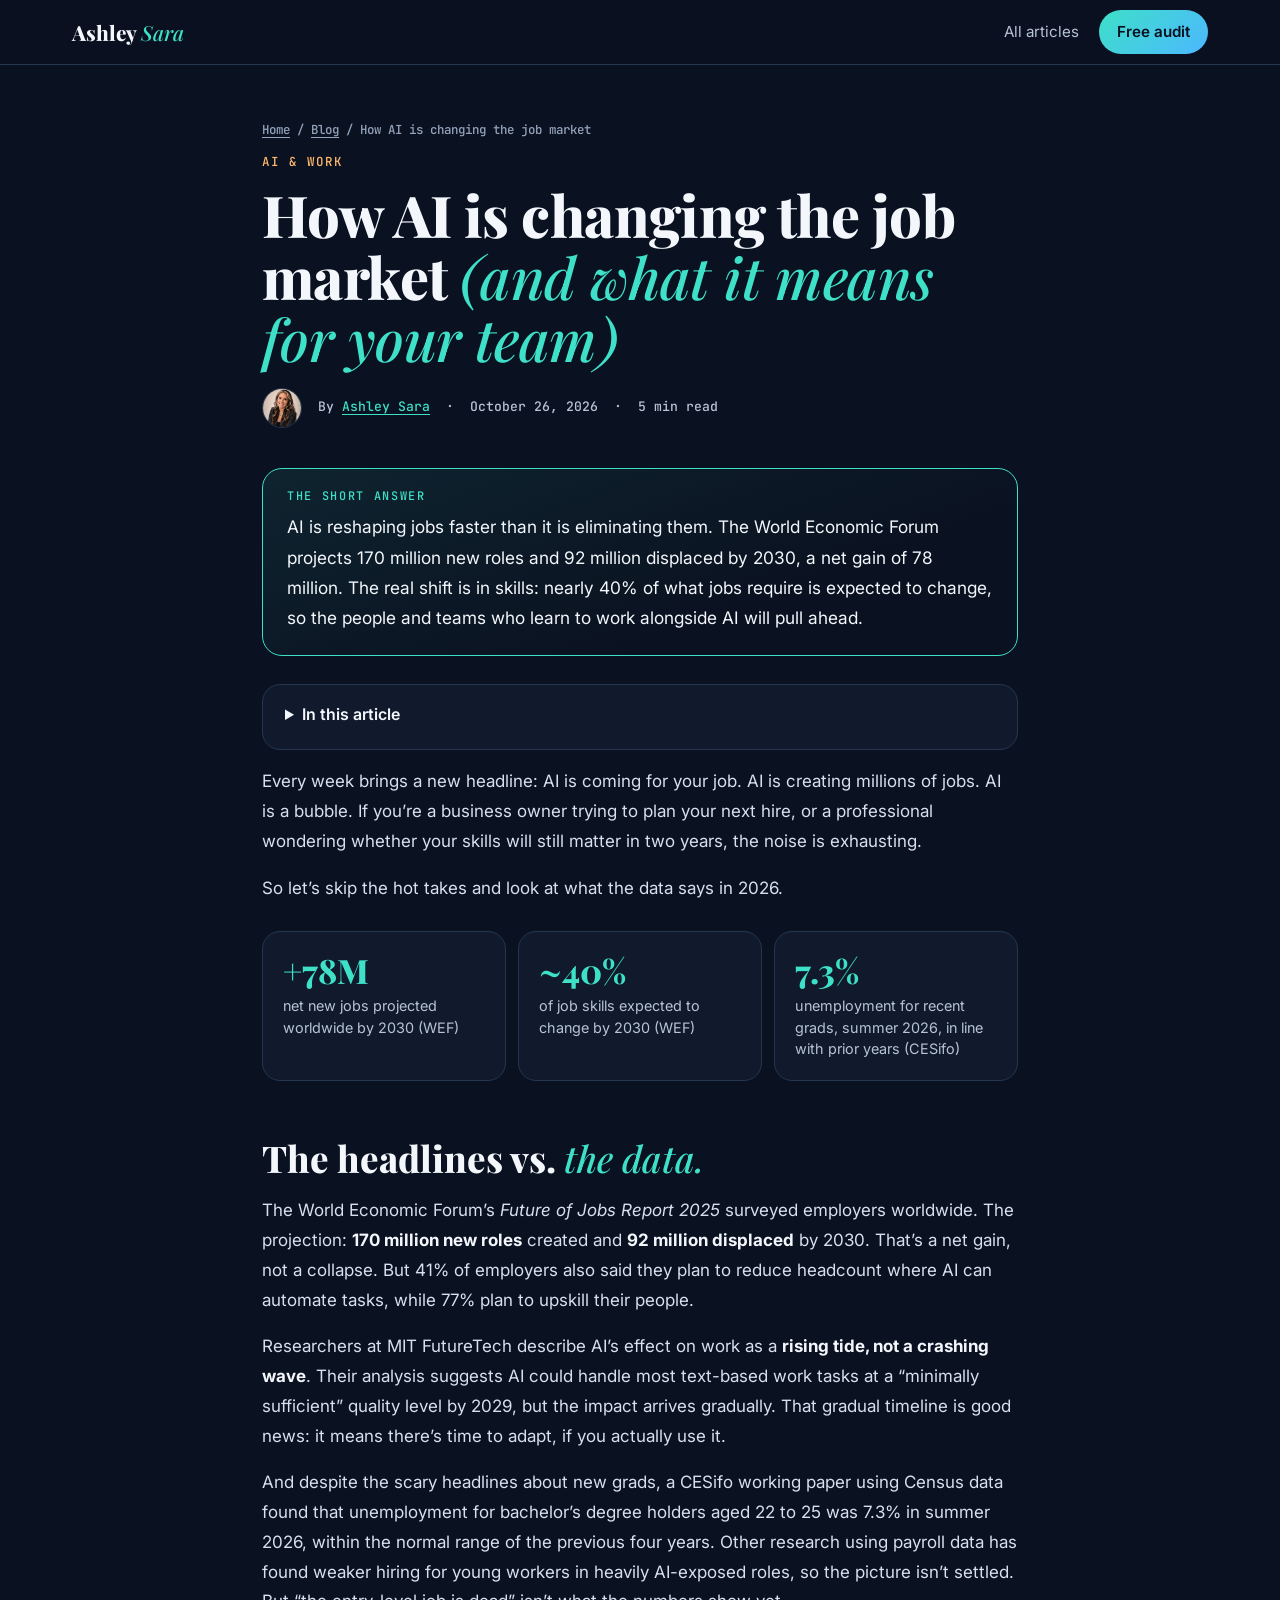
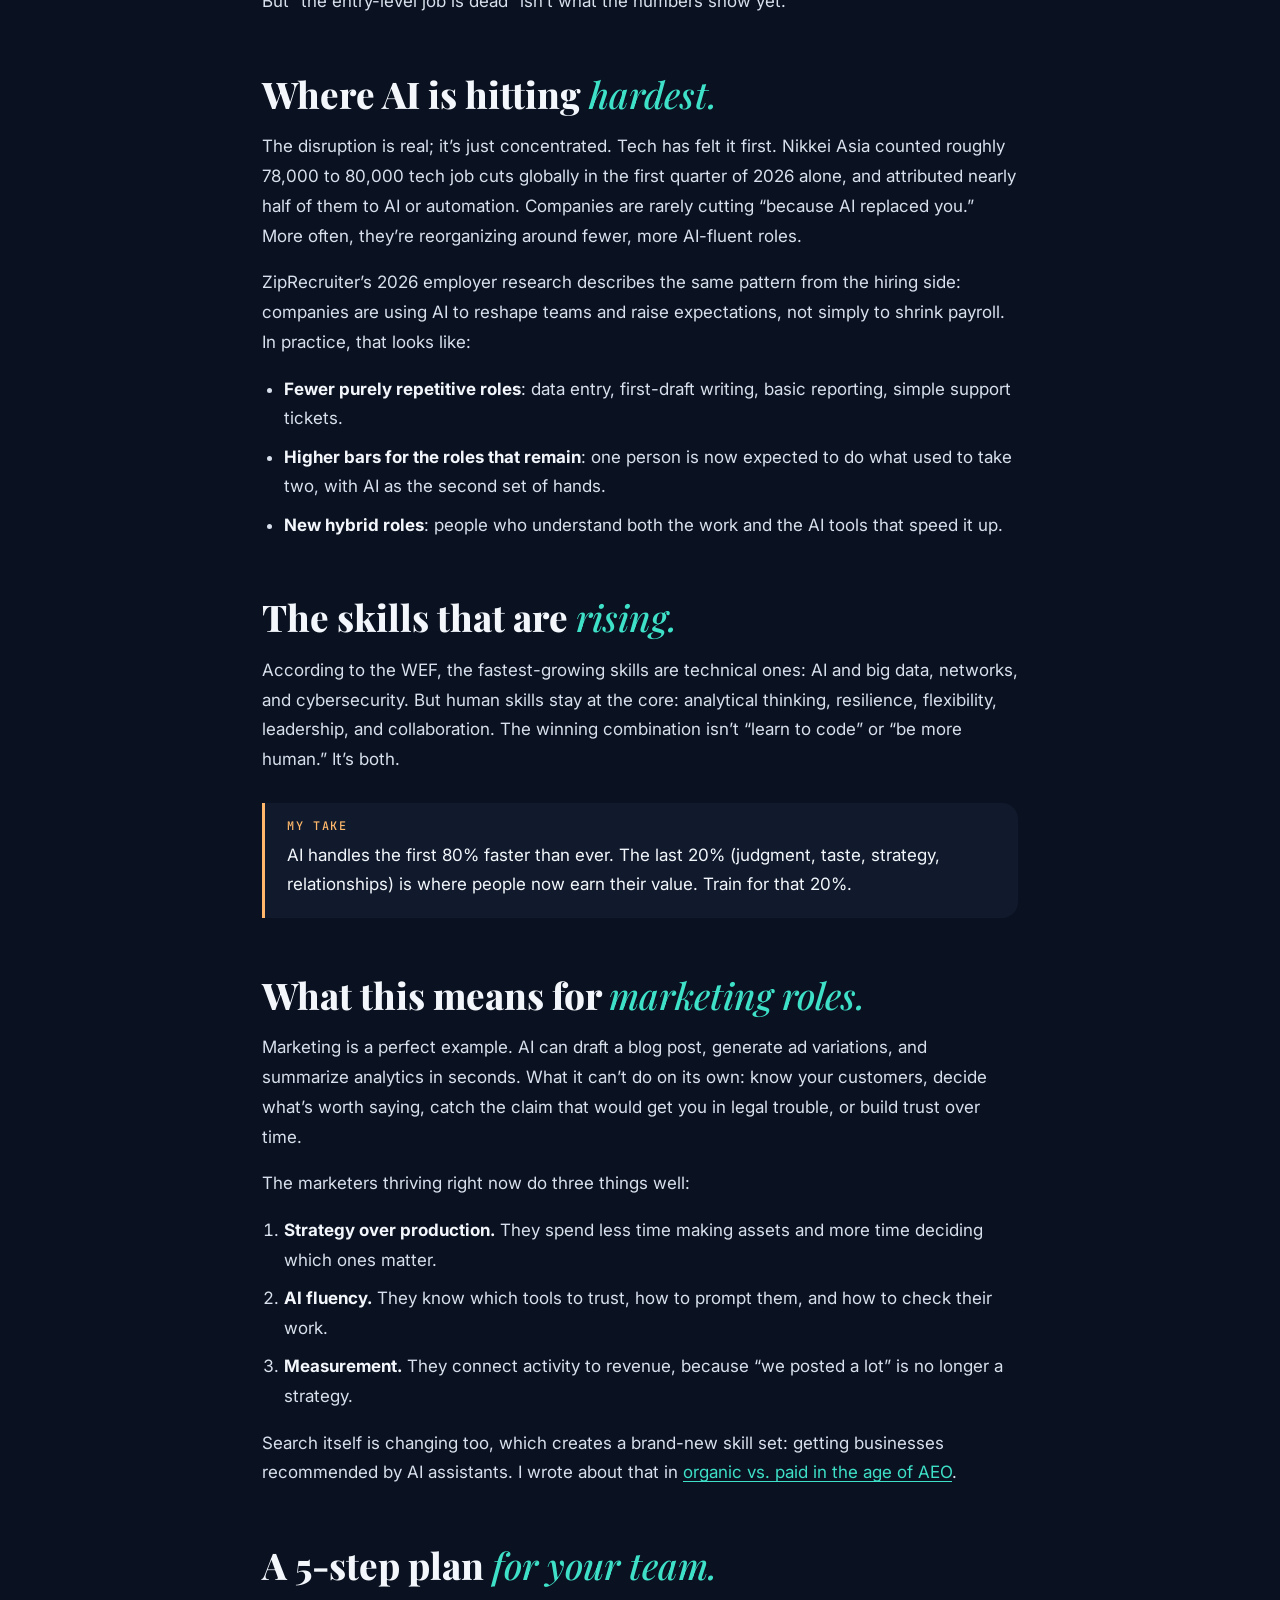
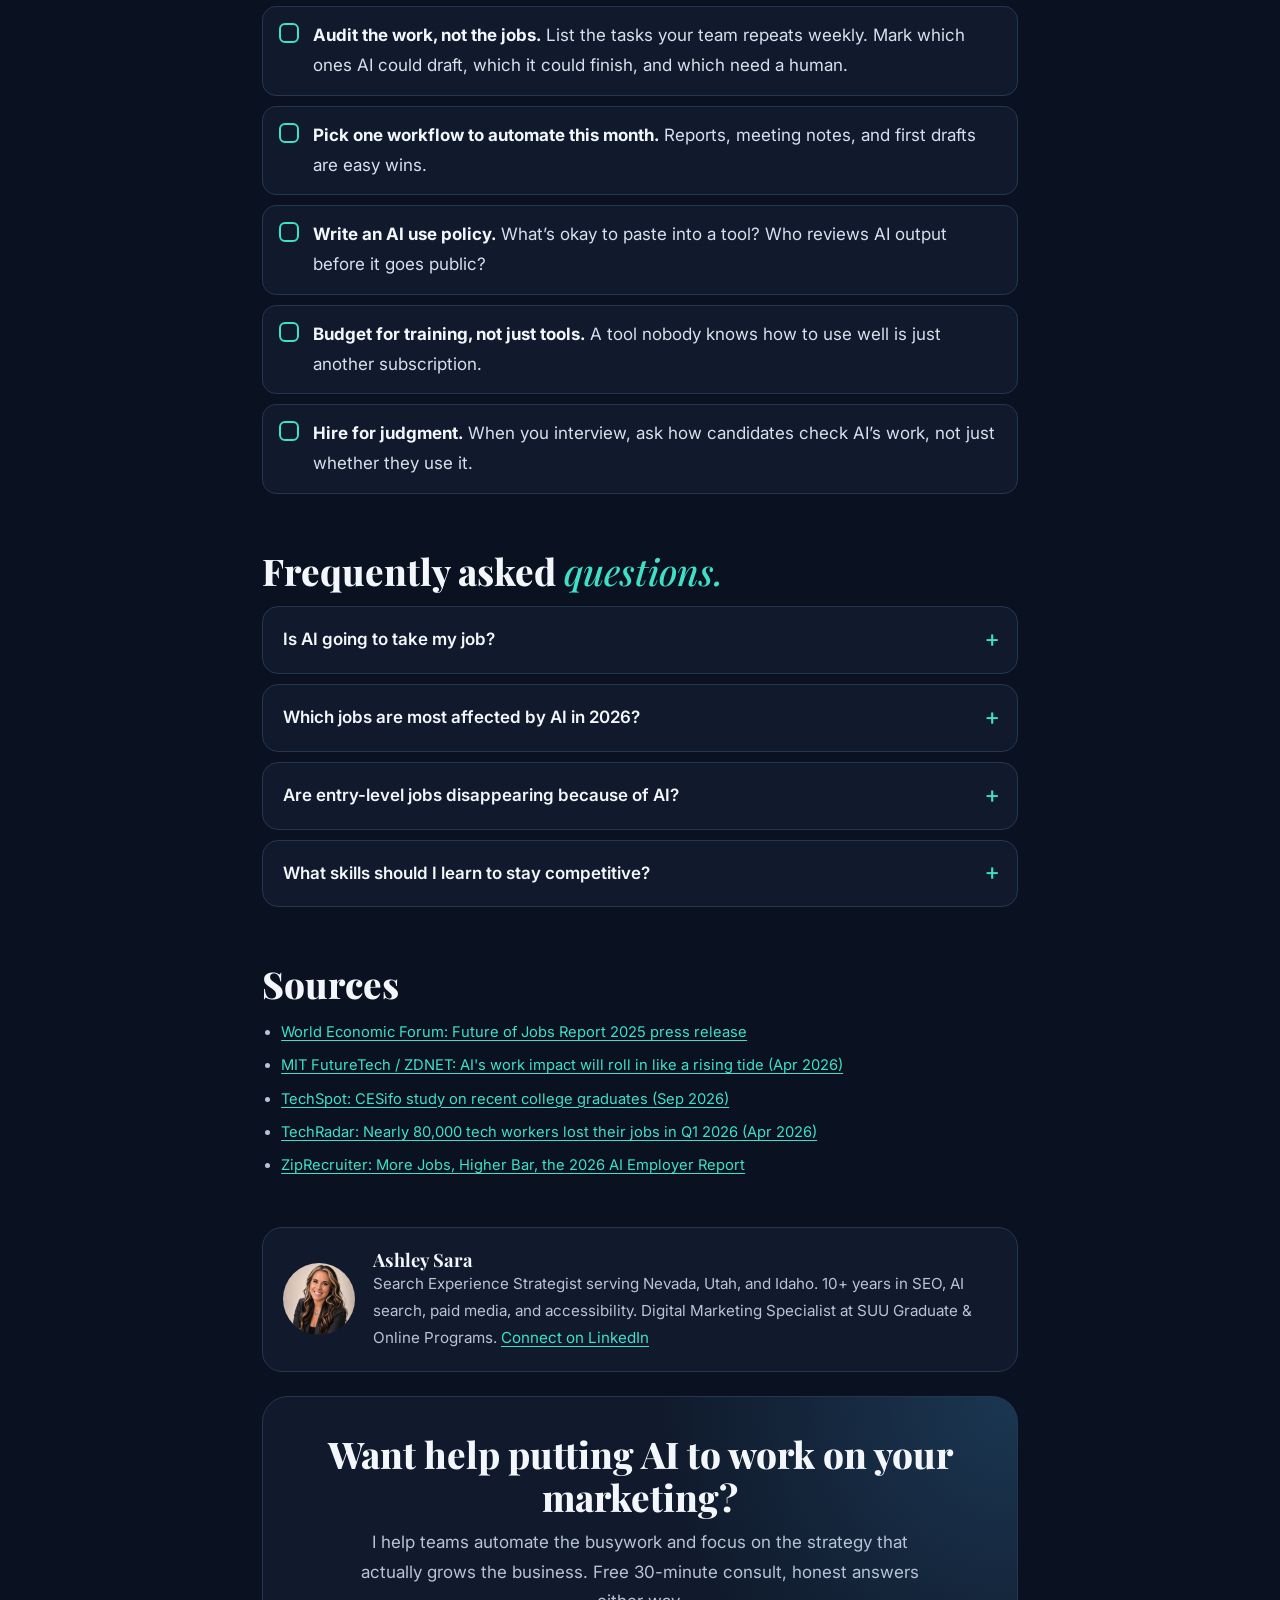
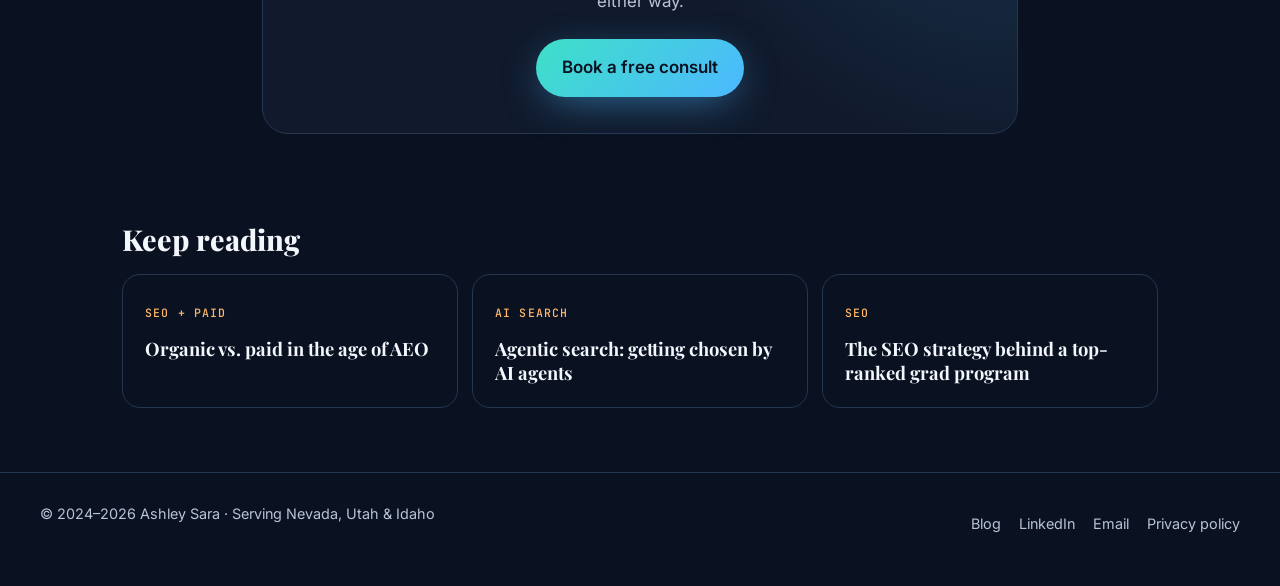
<file: blog-ai-job-market.html>
<!doctype html>
<html lang="en">
<head>
<meta charset="utf-8">
<meta name="viewport" content="width=device-width, initial-scale=1">
<title>How AI Is Changing the Job Market in 2026 | Ashley Sara</title>
<meta name="description" content="AI isn&#x27;t wiping out jobs overnight, but it is reshaping them fast. Here&#x27;s what the 2026 data actually says, which skills are rising, and how to prepare your team.">
<link rel="canonical" href="https://ashley-sara.com/blog-ai-job-market.html">
<meta name="robots" content="index, follow, max-image-preview:large">
<meta name="author" content="Ashley Sara">
<meta name="theme-color" content="#0a1120">
<meta name="color-scheme" content="dark">
<meta property="og:type" content="article">
<meta property="og:url" content="https://ashley-sara.com/blog-ai-job-market.html">
<meta property="og:title" content="How AI Is Changing the Job Market (and What It Means for Your Team)">
<meta property="og:description" content="AI isn&#x27;t wiping out jobs overnight, but it is reshaping them fast. Here&#x27;s what the 2026 data actually says, which skills are rising, and how to prepare your team.">
<meta property="og:image" content="https://ashley-sara.com/ashley-portrait.jpg">
<meta property="article:published_time" content="2026-10-26">
<meta property="article:author" content="https://www.linkedin.com/in/ashley-fekay/">
<meta name="twitter:card" content="summary_large_image">
<meta name="twitter:title" content="How AI Is Changing the Job Market (and What It Means for Your Team)">
<meta name="twitter:description" content="AI isn&#x27;t wiping out jobs overnight, but it is reshaping them fast. Here&#x27;s what the 2026 data actually says, which skills are rising, and how to prepare your team.">
<meta name="twitter:image" content="https://ashley-sara.com/ashley-portrait.jpg">
<link rel="icon" href="favicon.ico" sizes="any">
<link rel="icon" type="image/png" sizes="32x32" href="favicon-32.png">
<link rel="apple-touch-icon" href="apple-touch-icon.png">
<link rel="preconnect" href="https://fonts.googleapis.com">
<link rel="preconnect" href="https://fonts.gstatic.com" crossorigin>
<link href="https://fonts.googleapis.com/css2?family=Inter:wght@400;500;600;700&family=JetBrains+Mono:wght@400;500&family=Playfair+Display:ital,wght@0,700;0,800;1,500&display=swap" rel="stylesheet">
<link rel="stylesheet" href="post.css">
<script async src="https://www.googletagmanager.com/gtag/js?id=G-TH5GTVZGSG"></script>
<script>window.dataLayer=window.dataLayer||[];function gtag(){dataLayer.push(arguments);}gtag('js',new Date());gtag('config','G-TH5GTVZGSG');</script>
<script type="application/ld+json">
{
 "@context": "https://schema.org",
 "@graph": [
  {
   "@type": "BlogPosting",
   "@id": "https://ashley-sara.com/blog-ai-job-market.html#article",
   "headline": "How AI Is Changing the Job Market (and What It Means for Your Team)",
   "description": "AI isn't wiping out jobs overnight, but it is reshaping them fast. Here's what the 2026 data actually says, which skills are rising, and how to prepare your team.",
   "image": "https://ashley-sara.com/ashley-portrait.jpg",
   "datePublished": "2026-10-26",
   "dateModified": "2026-10-26",
   "inLanguage": "en-US",
   "author": {
    "@type": "Person",
    "@id": "https://ashley-sara.com/#ashley",
    "name": "Ashley Sara",
    "url": "https://ashley-sara.com/",
    "sameAs": [
     "https://www.linkedin.com/in/ashley-fekay/"
    ]
   },
   "publisher": {
    "@type": "Organization",
    "@id": "https://ashley-sara.com/#business",
    "name": "Ashley Sara Marketing",
    "url": "https://ashley-sara.com/"
   },
   "mainEntityOfPage": "https://ashley-sara.com/blog-ai-job-market.html",
   "citation": [
    "https://www.weforum.org/press/2025/01/future-of-jobs-report-2025-78-million-new-job-opportunities-by-2030-but-urgent-upskilling-needed-to-prepare-workforces/",
    "https://futuretech.mit.edu/news/zdnet-new-mit-jobs-report-why-ais-work-impact-will-roll-in-like-a-rising-tide-not-a-crashing-wave",
    "https://www.techspot.com/news/113997-ai-job-apocalypse-hasnt-hit-recent-college-grads.html",
    "https://techradar.com/pro/nearly-80-000-tech-workers-have-already-lost-their-jobs-in-2026-and-ai-impact-means-more-could-be-to-come",
    "https://www.ziprecruiter-research.org/economic-insights-research/tag/Gender"
   ]
  },
  {
   "@type": "FAQPage",
   "@id": "https://ashley-sara.com/blog-ai-job-market.html#faq",
   "mainEntity": [
    {
     "@type": "Question",
     "name": "Is AI going to take my job?",
     "acceptedAnswer": {
      "@type": "Answer",
      "text": "For most people, AI is more likely to change your job than eliminate it. The WEF projects a net gain of 78 million jobs worldwide by 2030, but nearly 40% of required skills will shift. Roles built on repetitive tasks are most at risk; roles built on judgment, relationships, and strategy are most resilient."
     }
    },
    {
     "@type": "Question",
     "name": "Which jobs are most affected by AI in 2026?",
     "acceptedAnswer": {
      "@type": "Answer",
      "text": "Tech has seen the most visible cuts, with tens of thousands of layoffs in early 2026, many tied to automation. More broadly, roles heavy in routine text and data work, such as data entry, basic reporting, and first-draft writing, are changing fastest."
     }
    },
    {
     "@type": "Question",
     "name": "Are entry-level jobs disappearing because of AI?",
     "acceptedAnswer": {
      "@type": "Answer",
      "text": "Not across the board yet. A 2026 CESifo study found recent-graduate unemployment was in line with prior years. However, other research shows weaker hiring for young workers in heavily AI-exposed roles, so it's worth watching closely."
     }
    },
    {
     "@type": "Question",
     "name": "What skills should I learn to stay competitive?",
     "acceptedAnswer": {
      "@type": "Answer",
      "text": "Pair AI and data literacy with human strengths like analytical thinking, flexibility, and leadership. Learning to direct and fact-check AI tools is one of the most valuable skills you can build right now."
     }
    }
   ]
  },
  {
   "@type": "BreadcrumbList",
   "itemListElement": [
    {
     "@type": "ListItem",
     "position": 1,
     "name": "Home",
     "item": "https://ashley-sara.com/"
    },
    {
     "@type": "ListItem",
     "position": 2,
     "name": "Blog",
     "item": "https://ashley-sara.com/#blog"
    },
    {
     "@type": "ListItem",
     "position": 3,
     "name": "How AI Is Changing the Job Market (and What It Means for Your Team)",
     "item": "https://ashley-sara.com/blog-ai-job-market.html"
    }
   ]
  }
 ]
}
</script>
</head>
<body>
<a class="skip" href="#main">Skip to main content</a>
<div class="progress" aria-hidden="true"></div>
<header class="top"><div class="in">
  <a class="logo" href="./" aria-label="Ashley Sara, home">Ashley <em>Sara</em></a>
  <nav aria-label="Primary">
    <a class="hide-sm" href="./#blog">All articles</a>
    <a class="cta" href="https://calendly.com/ashleysara/30min" target="_blank" rel="noopener">Free audit<span class="sr-only"> (opens in new tab)</span></a>
  </nav>
</div></header>

<main id="main">
<div class="hero">
  <p class="crumbs"><a href="./">Home</a> / <a href="./#blog">Blog</a> / <span aria-current="page">How AI is changing the job market</span></p>
  <p class="cat">AI &amp; Work</p>
  <h1>How AI is changing the job market <em>(and what it means for your team)</em></h1>
  <div class="meta">
    <img src="ashley-portrait.jpg" alt="" width="40" height="40" loading="lazy">
    <span>By <a href="https://www.linkedin.com/in/ashley-fekay/" target="_blank" rel="noopener author">Ashley Sara<span class="sr-only"> on LinkedIn (opens in new tab)</span></a></span>
    <span aria-hidden="true">·</span><time datetime="2026-10-26">October 26, 2026</time>
    <span aria-hidden="true">·</span><span>5 min read</span>
  </div>
</div>

<article>
  <section class="answer" aria-labelledby="qa"><p class="lbl" id="qa">The short answer</p><p>AI is reshaping jobs faster than it is eliminating them. The World Economic Forum projects 170 million new roles and 92 million displaced by 2030, a net gain of 78 million. The real shift is in skills: nearly 40% of what jobs require is expected to change, so the people and teams who learn to work alongside AI will pull ahead.</p></section>
  <details class="toc"><summary>In this article</summary><ol><li><a href="#headlines">The headlines vs. the data</a></li><li><a href="#hit">Where AI is hitting hardest</a></li><li><a href="#skills">The skills that are rising</a></li><li><a href="#marketing">What this means for marketing roles</a></li><li><a href="#plan">A 5-step plan for your team</a></li><li><a href="#faq">FAQ</a></li></ol></details>
  
<p>Every week brings a new headline: AI is coming for your job. AI is creating millions of jobs. AI is a bubble. If you&rsquo;re a business owner trying to plan your next hire, or a professional wondering whether your skills will still matter in two years, the noise is exhausting.</p>
<p>So let&rsquo;s skip the hot takes and look at what the data says in 2026.</p>

<ul class="stats">
<li><b>+78M</b>net new jobs projected worldwide by 2030 (WEF)</li>
<li><b>~40%</b>of job skills expected to change by 2030 (WEF)</li>
<li><b>7.3%</b>unemployment for recent grads, summer 2026, in line with prior years (CESifo)</li>
</ul>

<h2 id="headlines">The headlines vs. <em>the data.</em></h2>
<p>The World Economic Forum&rsquo;s <em>Future of Jobs Report 2025</em> surveyed employers worldwide. The projection: <strong>170 million new roles</strong> created and <strong>92 million displaced</strong> by 2030. That&rsquo;s a net gain, not a collapse. But 41% of employers also said they plan to reduce headcount where AI can automate tasks, while 77% plan to upskill their people.</p>
<p>Researchers at MIT FutureTech describe AI&rsquo;s effect on work as a <strong>rising tide, not a crashing wave</strong>. Their analysis suggests AI could handle most text-based work tasks at a &ldquo;minimally sufficient&rdquo; quality level by 2029, but the impact arrives gradually. That gradual timeline is good news: it means there&rsquo;s time to adapt, if you actually use it.</p>
<p>And despite the scary headlines about new grads, a CESifo working paper using Census data found that unemployment for bachelor&rsquo;s degree holders aged 22 to 25 was 7.3% in summer 2026, within the normal range of the previous four years. Other research using payroll data has found weaker hiring for young workers in heavily AI-exposed roles, so the picture isn&rsquo;t settled. But &ldquo;the entry-level job is dead&rdquo; isn&rsquo;t what the numbers show yet.</p>

<h2 id="hit">Where AI is hitting <em>hardest.</em></h2>
<p>The disruption is real; it&rsquo;s just concentrated. Tech has felt it first. Nikkei Asia counted roughly 78,000 to 80,000 tech job cuts globally in the first quarter of 2026 alone, and attributed nearly half of them to AI or automation. Companies are rarely cutting &ldquo;because AI replaced you.&rdquo; More often, they&rsquo;re reorganizing around fewer, more AI-fluent roles.</p>
<p>ZipRecruiter&rsquo;s 2026 employer research describes the same pattern from the hiring side: companies are using AI to reshape teams and raise expectations, not simply to shrink payroll. In practice, that looks like:</p>
<ul>
<li><strong>Fewer purely repetitive roles</strong>: data entry, first-draft writing, basic reporting, simple support tickets.</li>
<li><strong>Higher bars for the roles that remain</strong>: one person is now expected to do what used to take two, with AI as the second set of hands.</li>
<li><strong>New hybrid roles</strong>: people who understand both the work and the AI tools that speed it up.</li>
</ul>

<h2 id="skills">The skills that are <em>rising.</em></h2>
<p>According to the WEF, the fastest-growing skills are technical ones: AI and big data, networks, and cybersecurity. But human skills stay at the core: analytical thinking, resilience, flexibility, leadership, and collaboration. The winning combination isn&rsquo;t &ldquo;learn to code&rdquo; or &ldquo;be more human.&rdquo; It&rsquo;s both.</p>
<div class="callout"><p class="lbl">My take</p><p>AI handles the first 80% faster than ever. The last 20% (judgment, taste, strategy, relationships) is where people now earn their value. Train for that 20%.</p></div>

<h2 id="marketing">What this means for <em>marketing roles.</em></h2>
<p>Marketing is a perfect example. AI can draft a blog post, generate ad variations, and summarize analytics in seconds. What it can&rsquo;t do on its own: know your customers, decide what&rsquo;s worth saying, catch the claim that would get you in legal trouble, or build trust over time.</p>
<p>The marketers thriving right now do three things well:</p>
<ol>
<li><strong>Strategy over production.</strong> They spend less time making assets and more time deciding which ones matter.</li>
<li><strong>AI fluency.</strong> They know which tools to trust, how to prompt them, and how to check their work.</li>
<li><strong>Measurement.</strong> They connect activity to revenue, because &ldquo;we posted a lot&rdquo; is no longer a strategy.</li>
</ol>
<p>Search itself is changing too, which creates a brand-new skill set: getting businesses recommended by AI assistants. I wrote about that in <a href="blog-organic-vs-paid-aeo.html">organic vs. paid in the age of AEO</a>.</p>

<h2 id="plan">A 5-step plan <em>for your team.</em></h2>
<ul class="checklist">
<li><strong>Audit the work, not the jobs.</strong> List the tasks your team repeats weekly. Mark which ones AI could draft, which it could finish, and which need a human.</li>
<li><strong>Pick one workflow to automate this month.</strong> Reports, meeting notes, and first drafts are easy wins.</li>
<li><strong>Write an AI use policy.</strong> What&rsquo;s okay to paste into a tool? Who reviews AI output before it goes public?</li>
<li><strong>Budget for training, not just tools.</strong> A tool nobody knows how to use well is just another subscription.</li>
<li><strong>Hire for judgment.</strong> When you interview, ask how candidates check AI&rsquo;s work, not just whether they use it.</li>
</ul>

  <h2 id="faq">Frequently asked <em>questions.</em></h2>
  <div class="faq"><details><summary>Is AI going to take my job?</summary><p>For most people, AI is more likely to change your job than eliminate it. The WEF projects a net gain of 78 million jobs worldwide by 2030, but nearly 40% of required skills will shift. Roles built on repetitive tasks are most at risk; roles built on judgment, relationships, and strategy are most resilient.</p></details><details><summary>Which jobs are most affected by AI in 2026?</summary><p>Tech has seen the most visible cuts, with tens of thousands of layoffs in early 2026, many tied to automation. More broadly, roles heavy in routine text and data work, such as data entry, basic reporting, and first-draft writing, are changing fastest.</p></details><details><summary>Are entry-level jobs disappearing because of AI?</summary><p>Not across the board yet. A 2026 CESifo study found recent-graduate unemployment was in line with prior years. However, other research shows weaker hiring for young workers in heavily AI-exposed roles, so it&#x27;s worth watching closely.</p></details><details><summary>What skills should I learn to stay competitive?</summary><p>Pair AI and data literacy with human strengths like analytical thinking, flexibility, and leadership. Learning to direct and fact-check AI tools is one of the most valuable skills you can build right now.</p></details></div>

  <h2 id="sources">Sources</h2>
  <ul class="sources"><li><a href="https://www.weforum.org/press/2025/01/future-of-jobs-report-2025-78-million-new-job-opportunities-by-2030-but-urgent-upskilling-needed-to-prepare-workforces/" target="_blank" rel="noopener">World Economic Forum: Future of Jobs Report 2025 press release<span class="sr-only"> (opens in new tab)</span></a></li><li><a href="https://futuretech.mit.edu/news/zdnet-new-mit-jobs-report-why-ais-work-impact-will-roll-in-like-a-rising-tide-not-a-crashing-wave" target="_blank" rel="noopener">MIT FutureTech / ZDNET: AI&#x27;s work impact will roll in like a rising tide (Apr 2026)<span class="sr-only"> (opens in new tab)</span></a></li><li><a href="https://www.techspot.com/news/113997-ai-job-apocalypse-hasnt-hit-recent-college-grads.html" target="_blank" rel="noopener">TechSpot: CESifo study on recent college graduates (Sep 2026)<span class="sr-only"> (opens in new tab)</span></a></li><li><a href="https://techradar.com/pro/nearly-80-000-tech-workers-have-already-lost-their-jobs-in-2026-and-ai-impact-means-more-could-be-to-come" target="_blank" rel="noopener">TechRadar: Nearly 80,000 tech workers lost their jobs in Q1 2026 (Apr 2026)<span class="sr-only"> (opens in new tab)</span></a></li><li><a href="https://www.ziprecruiter-research.org/economic-insights-research/tag/Gender" target="_blank" rel="noopener">ZipRecruiter: More Jobs, Higher Bar, the 2026 AI Employer Report<span class="sr-only"> (opens in new tab)</span></a></li></ul>

  <aside class="author" aria-label="About the author">
    <img src="ashley-portrait.jpg" alt="" width="72" height="72" loading="lazy">
    <p><b>Ashley Sara</b>Search Experience Strategist serving Nevada, Utah, and Idaho. 10+ years in SEO, AI search, paid media, and accessibility. Digital Marketing Specialist at SUU Graduate &amp; Online Programs. <a href="https://www.linkedin.com/in/ashley-fekay/" target="_blank" rel="noopener">Connect on LinkedIn<span class="sr-only"> (opens in new tab)</span></a></p>
  </aside>

  <div class="cta-box">
    <h2>Want help putting AI to work on your marketing?</h2>
    <p>I help teams automate the busywork and focus on the strategy that actually grows the business. Free 30-minute consult, honest answers either way.</p>
    <a class="btn" href="https://calendly.com/ashleysara/30min" target="_blank" rel="noopener">Book a free consult<span class="sr-only"> (opens in new tab)</span></a>
  </div>
</article>

<section class="related" aria-labelledby="rel"><h2 id="rel">Keep reading</h2><div class="grid"><a href="blog-organic-vs-paid-aeo.html"><span class="k">SEO + Paid</span><b>Organic vs. paid in the age of AEO</b></a><a href="blog-agentic-search-2027.html"><span class="k">AI Search</span><b>Agentic search: getting chosen by AI agents</b></a><a href="blog-higher-ed-seo-strategy.html"><span class="k">SEO</span><b>The SEO strategy behind a top-ranked grad program</b></a></div></section>
</main>

<footer><div class="in">
  <p style="margin:0">© 2024–2026 Ashley Sara · Serving Nevada, Utah &amp; Idaho</p>
  <nav aria-label="Footer"><a href="./#blog">Blog</a><a href="https://www.linkedin.com/in/ashley-fekay/" target="_blank" rel="noopener">LinkedIn<span class="sr-only"> (opens in new tab)</span></a><a href="mailto:connect@ashley-sara.com">Email</a><a href="privacy-policy.html">Privacy policy</a></nav>
</div></footer>
<script>
(()=>{const b=document.querySelector('.progress');if(matchMedia('(prefers-reduced-motion: reduce)').matches){b.remove();return;}
addEventListener('scroll',()=>{const h=document.documentElement;b.style.width=(h.scrollTop/(h.scrollHeight-h.clientHeight)*100)+'%';},{passive:true});})();
</script>
</body>
</html>
</file>
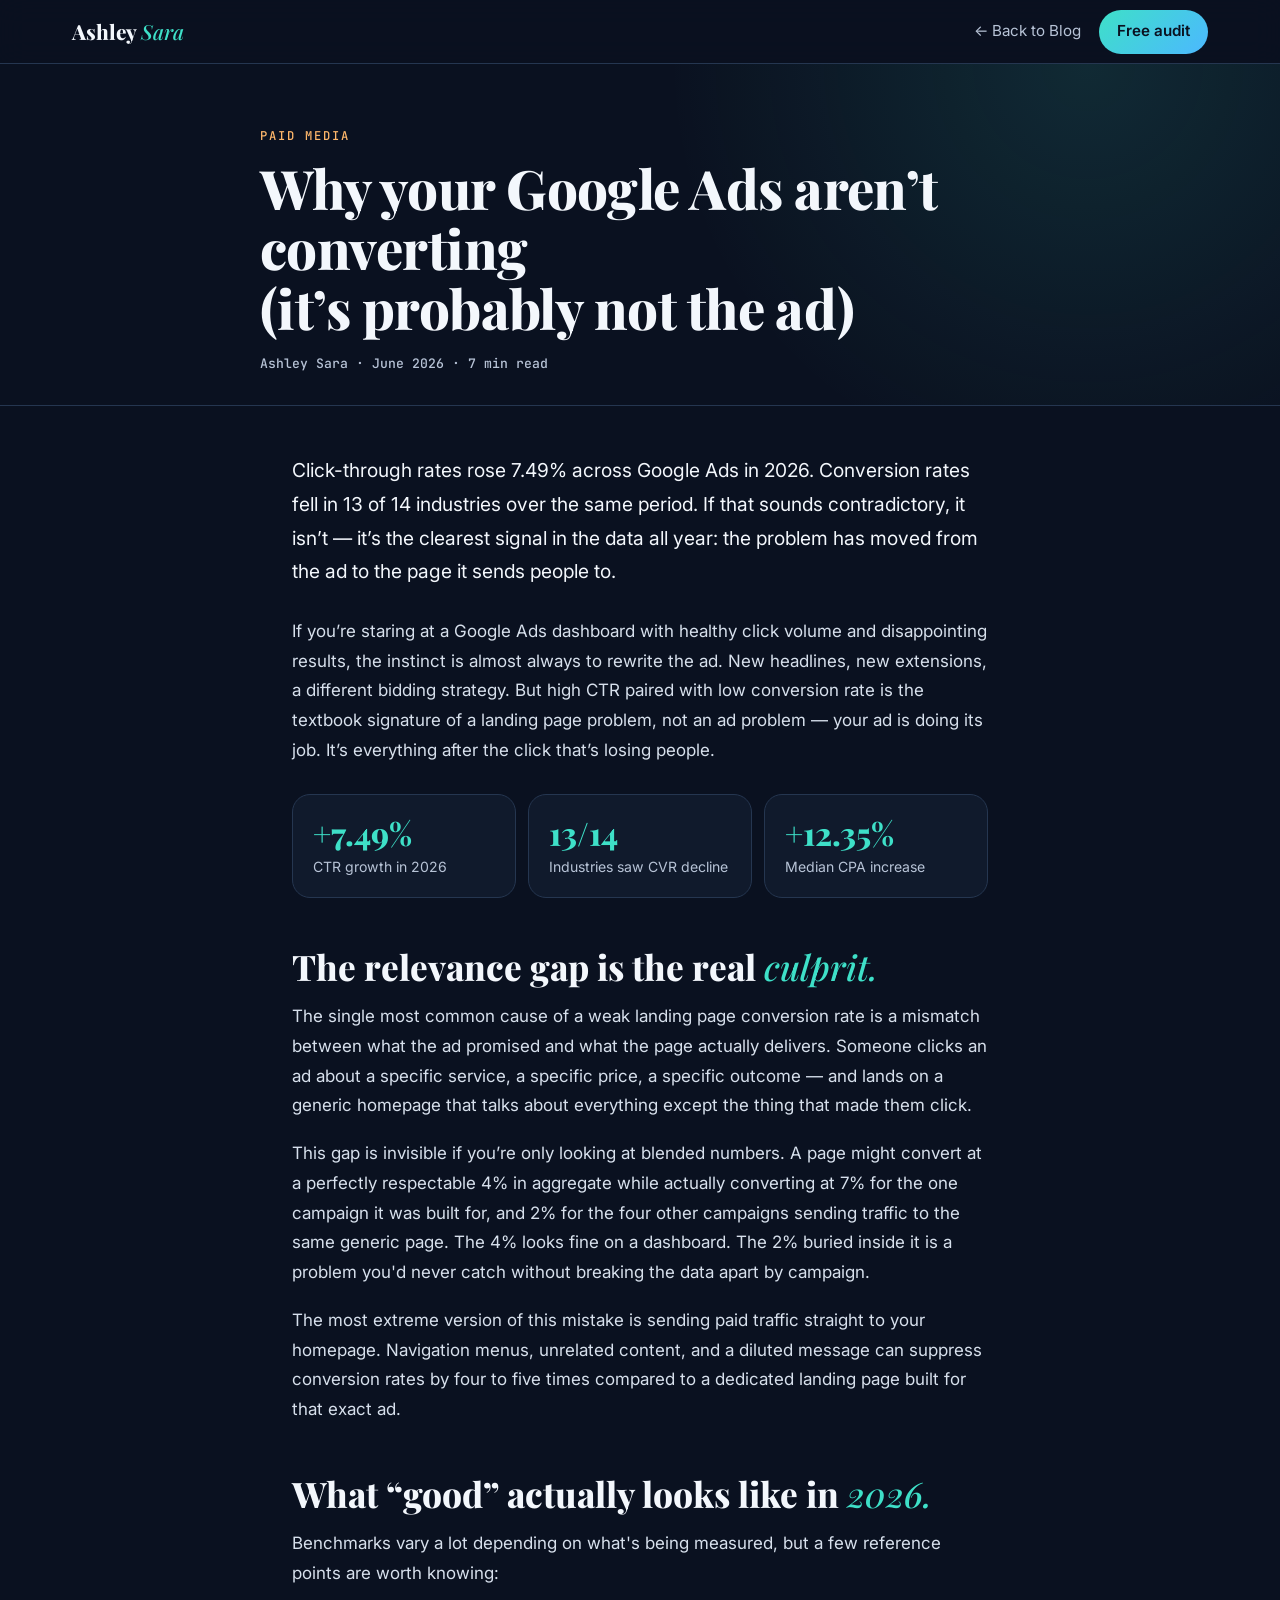
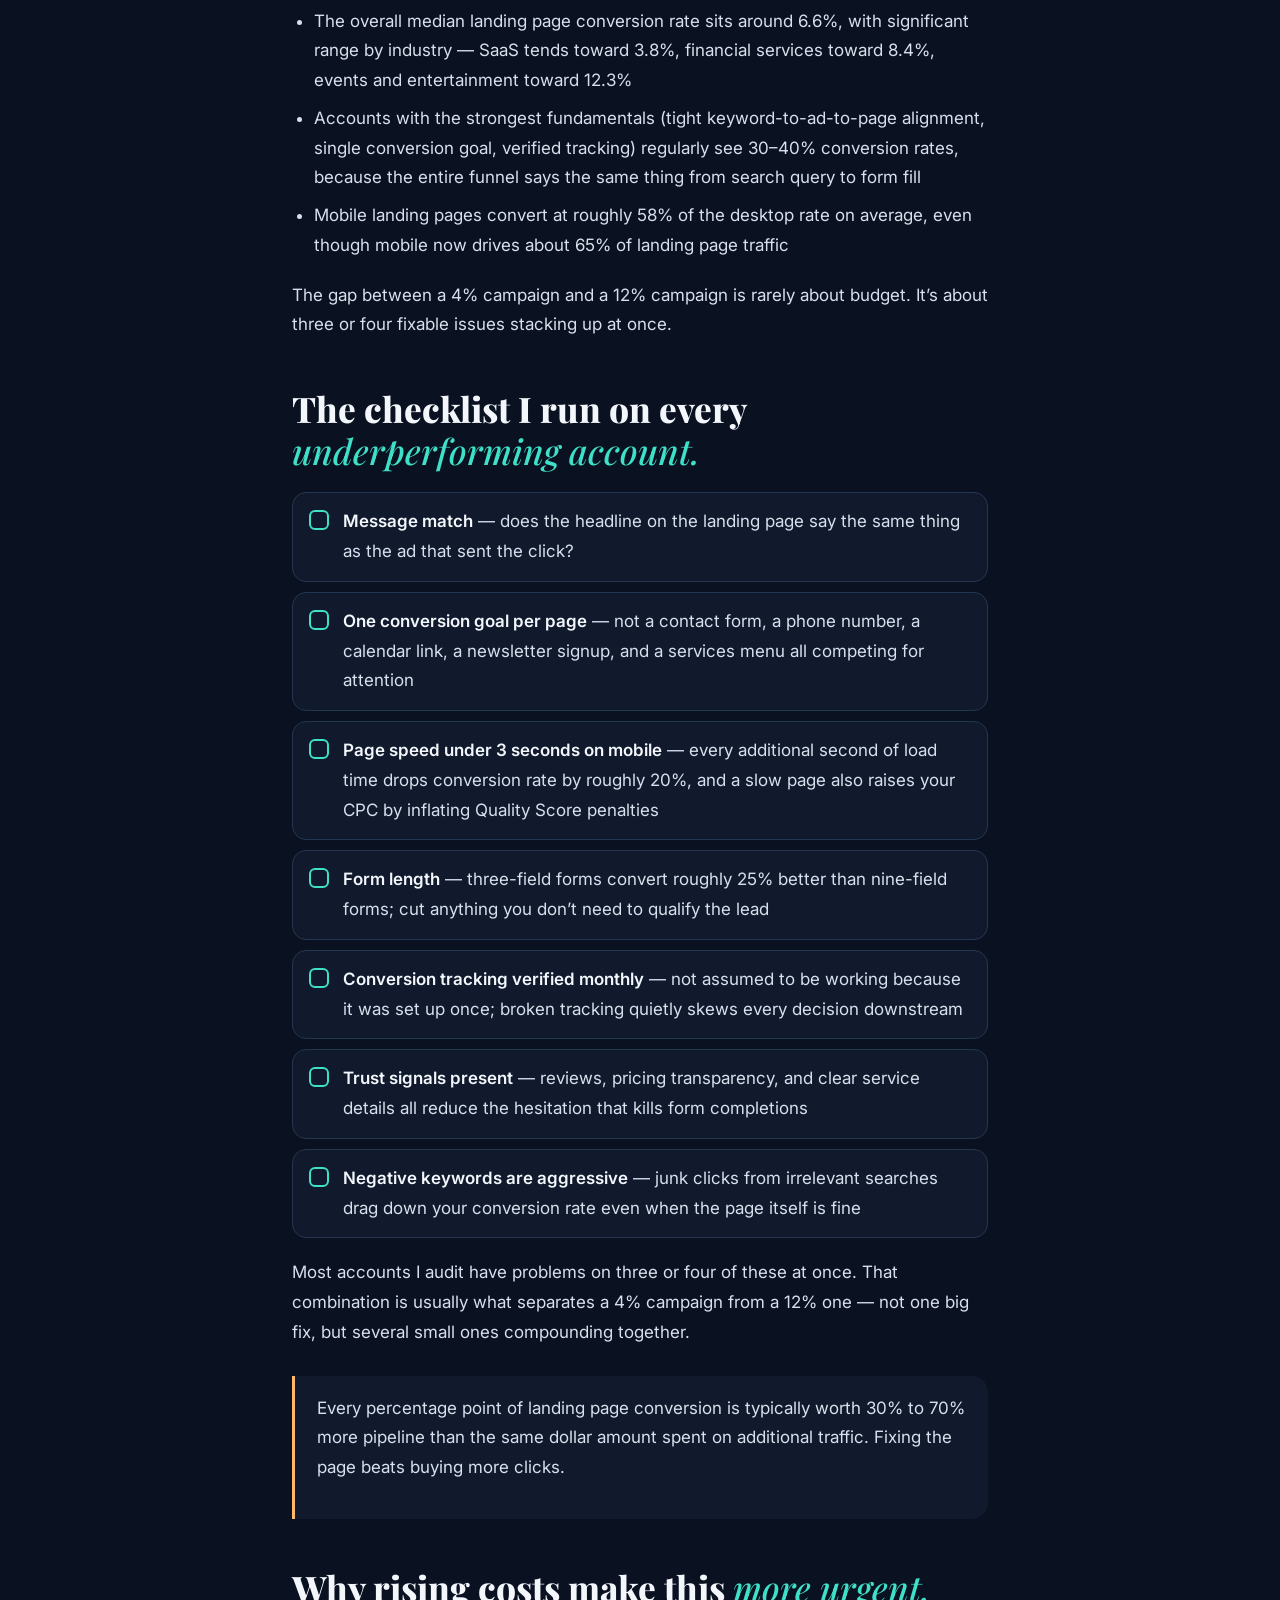
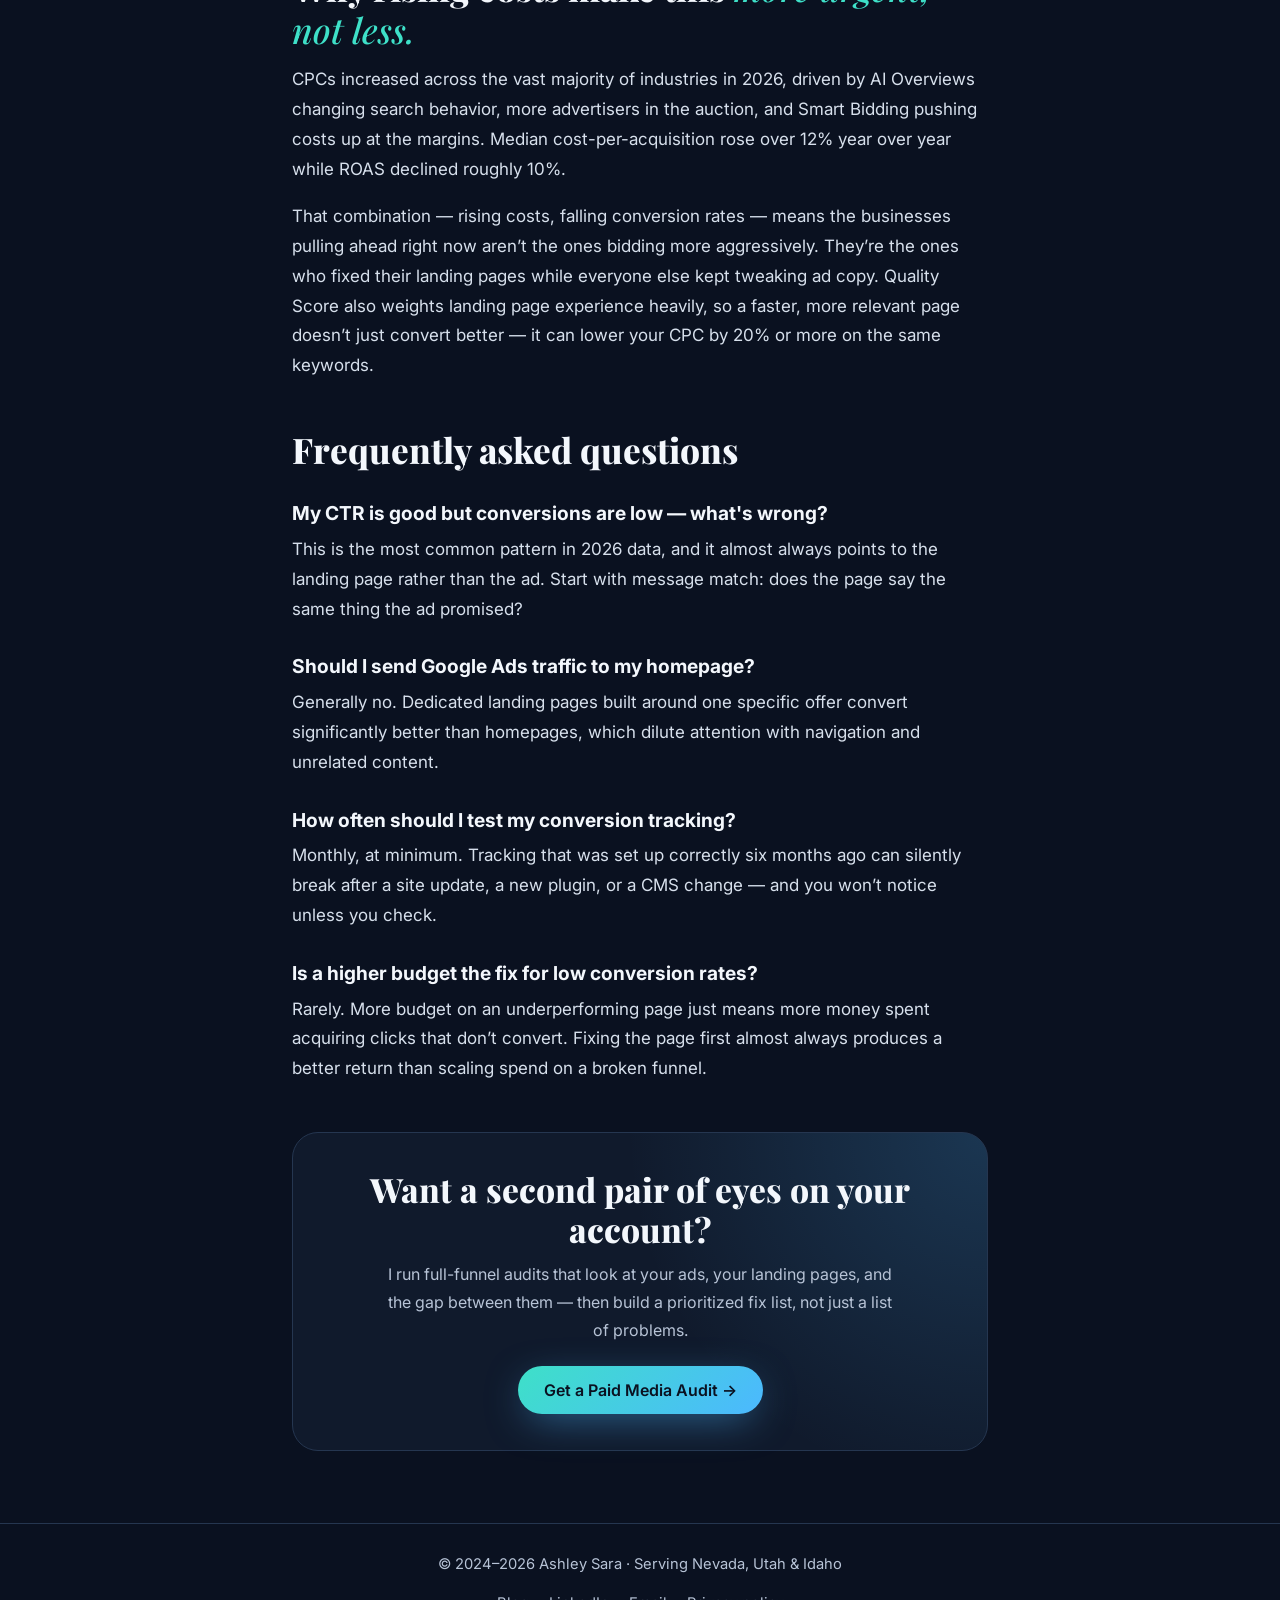
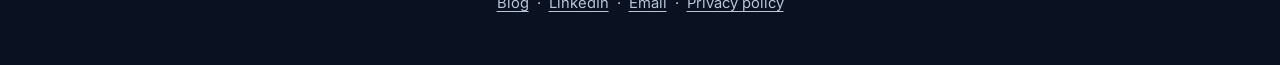
<file: blog-google-ads-not-converting.html>
<!DOCTYPE html>
<html lang="en">
<head>
<meta charset="UTF-8"/>
<meta name="viewport" content="width=device-width, initial-scale=1.0"/>
<title>Why Your Google Ads Aren't Converting | Ashley Sara</title>
<meta name="description" content="Google Ads CTR is up but conversion rates are falling industry-wide in 2026. Here's why the real problem is your landing page, not your ad — with a practical audit checklist."/>
<meta name="robots" content="index, follow"/>
<link rel="canonical" href="https://ashley-sara.com/blog-google-ads-not-converting.html"/>
<meta property="og:title" content="Why Your Google Ads Aren't Converting (It's Probably Not the Ad)"/>
<meta property="og:description" content="Google Ads CTR is up but conversion rates are falling industry-wide in 2026. Here's why the real problem is your landing page."/>
<meta property="og:type" content="article"/>
<meta property="og:url" content="https://ashley-sara.com/blog-google-ads-not-converting.html"/>
<meta name="twitter:card" content="summary_large_image"/>
<meta name="twitter:title" content="Why Your Google Ads Aren't Converting"/>
<meta name="twitter:description" content="CTR is up, conversion rates are down. Here's why the problem moved from your ad to your landing page — with a practical checklist."/>

<script type="application/ld+json">
{
  "@context":"https://schema.org",
  "@type":"Article",
  "headline":"Why Your Google Ads Aren't Converting (It's Probably Not the Ad)",
  "description":"Google Ads CTR is up but conversion rates are falling industry-wide in 2026. Here's why the real problem is your landing page, not your ad.",
  "author":{"@type":"Person","name":"Ashley Sara","url":"https://ashley-sara.com"},
  "publisher":{"@type":"Organization","name":"Ashley Sara Marketing","url":"https://ashley-sara.com"},
  "mainEntityOfPage":"https://ashley-sara.com/blog-google-ads-not-converting.html",
  "datePublished":"2026-06-16"
}
</script>

<link rel="preconnect" href="https://fonts.googleapis.com"/>
<link rel="preconnect" href="https://fonts.gstatic.com" crossorigin/>
<link href="https://fonts.googleapis.com/css2?family=Inter:wght@400;500;600;700&family=JetBrains+Mono:wght@400;500&family=Playfair+Display:ital,wght@0,700;0,800;1,500&display=swap" rel="stylesheet"/>
<meta name="color-scheme" content="dark"/>
<meta name="theme-color" content="#0a1120"/>
<script async src="https://www.googletagmanager.com/gtag/js?id=G-TH5GTVZGSG"></script>
<script>
  window.dataLayer=window.dataLayer||[];
  function gtag(){dataLayer.push(arguments);}
  gtag('js',new Date());
  gtag('config','G-TH5GTVZGSG');
</script>
<link rel="icon" href="favicon.ico" sizes="any"/>
<link rel="stylesheet" href="interior.css"/>
</head>
<body>
<a class="skip" href="#main">Skip to main content</a>

<nav>
  <a href="https://ashley-sara.com" class="logo">Ashley <em>Sara</em></a>
  <div class="nav-right">
  <a href="https://ashley-sara.com/#blog" class="back-link">← Back to Blog</a>
  <a href="https://calendly.com/ashleysara/30min" class="nav-cta" target="_blank" rel="noopener">Free audit<span class="sr-only"> (opens in new tab)</span></a>
</div>
</nav>

<main id="main">
<div class="post-hero">
  <span class="post-cat">Paid Media</span>
  <h1 class="post-title">Why your Google Ads aren&rsquo;t converting<br>(it&rsquo;s probably not the ad)</h1>
  <p class="post-meta">Ashley Sara &middot; June 2026 &middot; 7 min read</p>
</div>

<article class="post-body">

<p class="lede">Click-through rates rose 7.49% across Google Ads in 2026. Conversion rates fell in 13 of 14 industries over the same period. If that sounds contradictory, it isn&rsquo;t &mdash; it&rsquo;s the clearest signal in the data all year: the problem has moved from the ad to the page it sends people to.</p>

<p>If you&rsquo;re staring at a Google Ads dashboard with healthy click volume and disappointing results, the instinct is almost always to rewrite the ad. New headlines, new extensions, a different bidding strategy. But high CTR paired with low conversion rate is the textbook signature of a landing page problem, not an ad problem &mdash; your ad is doing its job. It&rsquo;s everything after the click that&rsquo;s losing people.</p>

<div class="stat-callout">
  <div class="stat-box"><p class="stat-box-n">+7.49%</p><p class="stat-box-l">CTR growth in 2026</p></div>
  <div class="stat-box"><p class="stat-box-n">13/14</p><p class="stat-box-l">Industries saw CVR decline</p></div>
  <div class="stat-box"><p class="stat-box-n">+12.35%</p><p class="stat-box-l">Median CPA increase</p></div>
</div>

<h2>The relevance gap is the real <em>culprit.</em></h2>
<p>The single most common cause of a weak landing page conversion rate is a mismatch between what the ad promised and what the page actually delivers. Someone clicks an ad about a specific service, a specific price, a specific outcome &mdash; and lands on a generic homepage that talks about everything except the thing that made them click.</p>
<p>This gap is invisible if you&rsquo;re only looking at blended numbers. A page might convert at a perfectly respectable 4% in aggregate while actually converting at 7% for the one campaign it was built for, and 2% for the four other campaigns sending traffic to the same generic page. The 4% looks fine on a dashboard. The 2% buried inside it is a problem you'd never catch without breaking the data apart by campaign.</p>
<p>The most extreme version of this mistake is sending paid traffic straight to your homepage. Navigation menus, unrelated content, and a diluted message can suppress conversion rates by four to five times compared to a dedicated landing page built for that exact ad.</p>

<h2>What &ldquo;good&rdquo; actually looks like in <em>2026.</em></h2>
<p>Benchmarks vary a lot depending on what's being measured, but a few reference points are worth knowing:</p>
<ul>
  <li>The overall median landing page conversion rate sits around 6.6%, with significant range by industry &mdash; SaaS tends toward 3.8%, financial services toward 8.4%, events and entertainment toward 12.3%</li>
  <li>Accounts with the strongest fundamentals (tight keyword-to-ad-to-page alignment, single conversion goal, verified tracking) regularly see 30&ndash;40% conversion rates, because the entire funnel says the same thing from search query to form fill</li>
  <li>Mobile landing pages convert at roughly 58% of the desktop rate on average, even though mobile now drives about 65% of landing page traffic</li>
</ul>
<p>The gap between a 4% campaign and a 12% campaign is rarely about budget. It&rsquo;s about three or four fixable issues stacking up at once.</p>

<h2>The checklist I run on every <em>underperforming account.</em></h2>
<div class="checklist">
  <div class="checklist-item"><span class="check-dot"></span><span><strong style="color:var(--parchment)">Message match</strong> &mdash; does the headline on the landing page say the same thing as the ad that sent the click?</span></div>
  <div class="checklist-item"><span class="check-dot"></span><span><strong style="color:var(--parchment)">One conversion goal per page</strong> &mdash; not a contact form, a phone number, a calendar link, a newsletter signup, and a services menu all competing for attention</span></div>
  <div class="checklist-item"><span class="check-dot"></span><span><strong style="color:var(--parchment)">Page speed under 3 seconds on mobile</strong> &mdash; every additional second of load time drops conversion rate by roughly 20%, and a slow page also raises your CPC by inflating Quality Score penalties</span></div>
  <div class="checklist-item"><span class="check-dot"></span><span><strong style="color:var(--parchment)">Form length</strong> &mdash; three-field forms convert roughly 25% better than nine-field forms; cut anything you don&rsquo;t need to qualify the lead</span></div>
  <div class="checklist-item"><span class="check-dot"></span><span><strong style="color:var(--parchment)">Conversion tracking verified monthly</strong> &mdash; not assumed to be working because it was set up once; broken tracking quietly skews every decision downstream</span></div>
  <div class="checklist-item"><span class="check-dot"></span><span><strong style="color:var(--parchment)">Trust signals present</strong> &mdash; reviews, pricing transparency, and clear service details all reduce the hesitation that kills form completions</span></div>
  <div class="checklist-item"><span class="check-dot"></span><span><strong style="color:var(--parchment)">Negative keywords are aggressive</strong> &mdash; junk clicks from irrelevant searches drag down your conversion rate even when the page itself is fine</span></div>
</div>

<p>Most accounts I audit have problems on three or four of these at once. That combination is usually what separates a 4% campaign from a 12% one &mdash; not one big fix, but several small ones compounding together.</p>

<div class="callout-box">
  <p>Every percentage point of landing page conversion is typically worth 30% to 70% more pipeline than the same dollar amount spent on additional traffic. Fixing the page beats buying more clicks.</p>
</div>

<h2>Why rising costs make this <em>more urgent, not less.</em></h2>
<p>CPCs increased across the vast majority of industries in 2026, driven by AI Overviews changing search behavior, more advertisers in the auction, and Smart Bidding pushing costs up at the margins. Median cost-per-acquisition rose over 12% year over year while ROAS declined roughly 10%.</p>
<p>That combination &mdash; rising costs, falling conversion rates &mdash; means the businesses pulling ahead right now aren&rsquo;t the ones bidding more aggressively. They&rsquo;re the ones who fixed their landing pages while everyone else kept tweaking ad copy. Quality Score also weights landing page experience heavily, so a faster, more relevant page doesn&rsquo;t just convert better &mdash; it can lower your CPC by 20% or more on the same keywords.</p>

<h2>Frequently asked questions</h2>
<h3>My CTR is good but conversions are low &mdash; what's wrong?</h3>
<p>This is the most common pattern in 2026 data, and it almost always points to the landing page rather than the ad. Start with message match: does the page say the same thing the ad promised?</p>
<h3>Should I send Google Ads traffic to my homepage?</h3>
<p>Generally no. Dedicated landing pages built around one specific offer convert significantly better than homepages, which dilute attention with navigation and unrelated content.</p>
<h3>How often should I test my conversion tracking?</h3>
<p>Monthly, at minimum. Tracking that was set up correctly six months ago can silently break after a site update, a new plugin, or a CMS change &mdash; and you won&rsquo;t notice unless you check.</p>
<h3>Is a higher budget the fix for low conversion rates?</h3>
<p>Rarely. More budget on an underperforming page just means more money spent acquiring clicks that don&rsquo;t convert. Fixing the page first almost always produces a better return than scaling spend on a broken funnel.</p>

<div class="cta-box">
  <h3>Want a second pair of eyes on your account?</h3>
  <p>I run full-funnel audits that look at your ads, your landing pages, and the gap between them &mdash; then build a prioritized fix list, not just a list of problems.</p>
  <a href="https://ashley-sara.com/#contact" class="btn-fill">Get a Paid Media Audit →</a>
</div>

</article>

</main>

<footer>
  <p style="margin:0 0 6px">© 2024–2026 Ashley Sara · Serving Nevada, Utah &amp; Idaho</p>
  <a href="https://ashley-sara.com/#blog">Blog</a> · <a href="https://www.linkedin.com/in/ashley-fekay/" target="_blank" rel="noopener">LinkedIn<span class="sr-only"> (opens in new tab)</span></a> · <a href="mailto:connect@ashley-sara.com">Email</a> · <a href="privacy-policy.html">Privacy policy</a>
</footer>

</body>
</html>
</file>
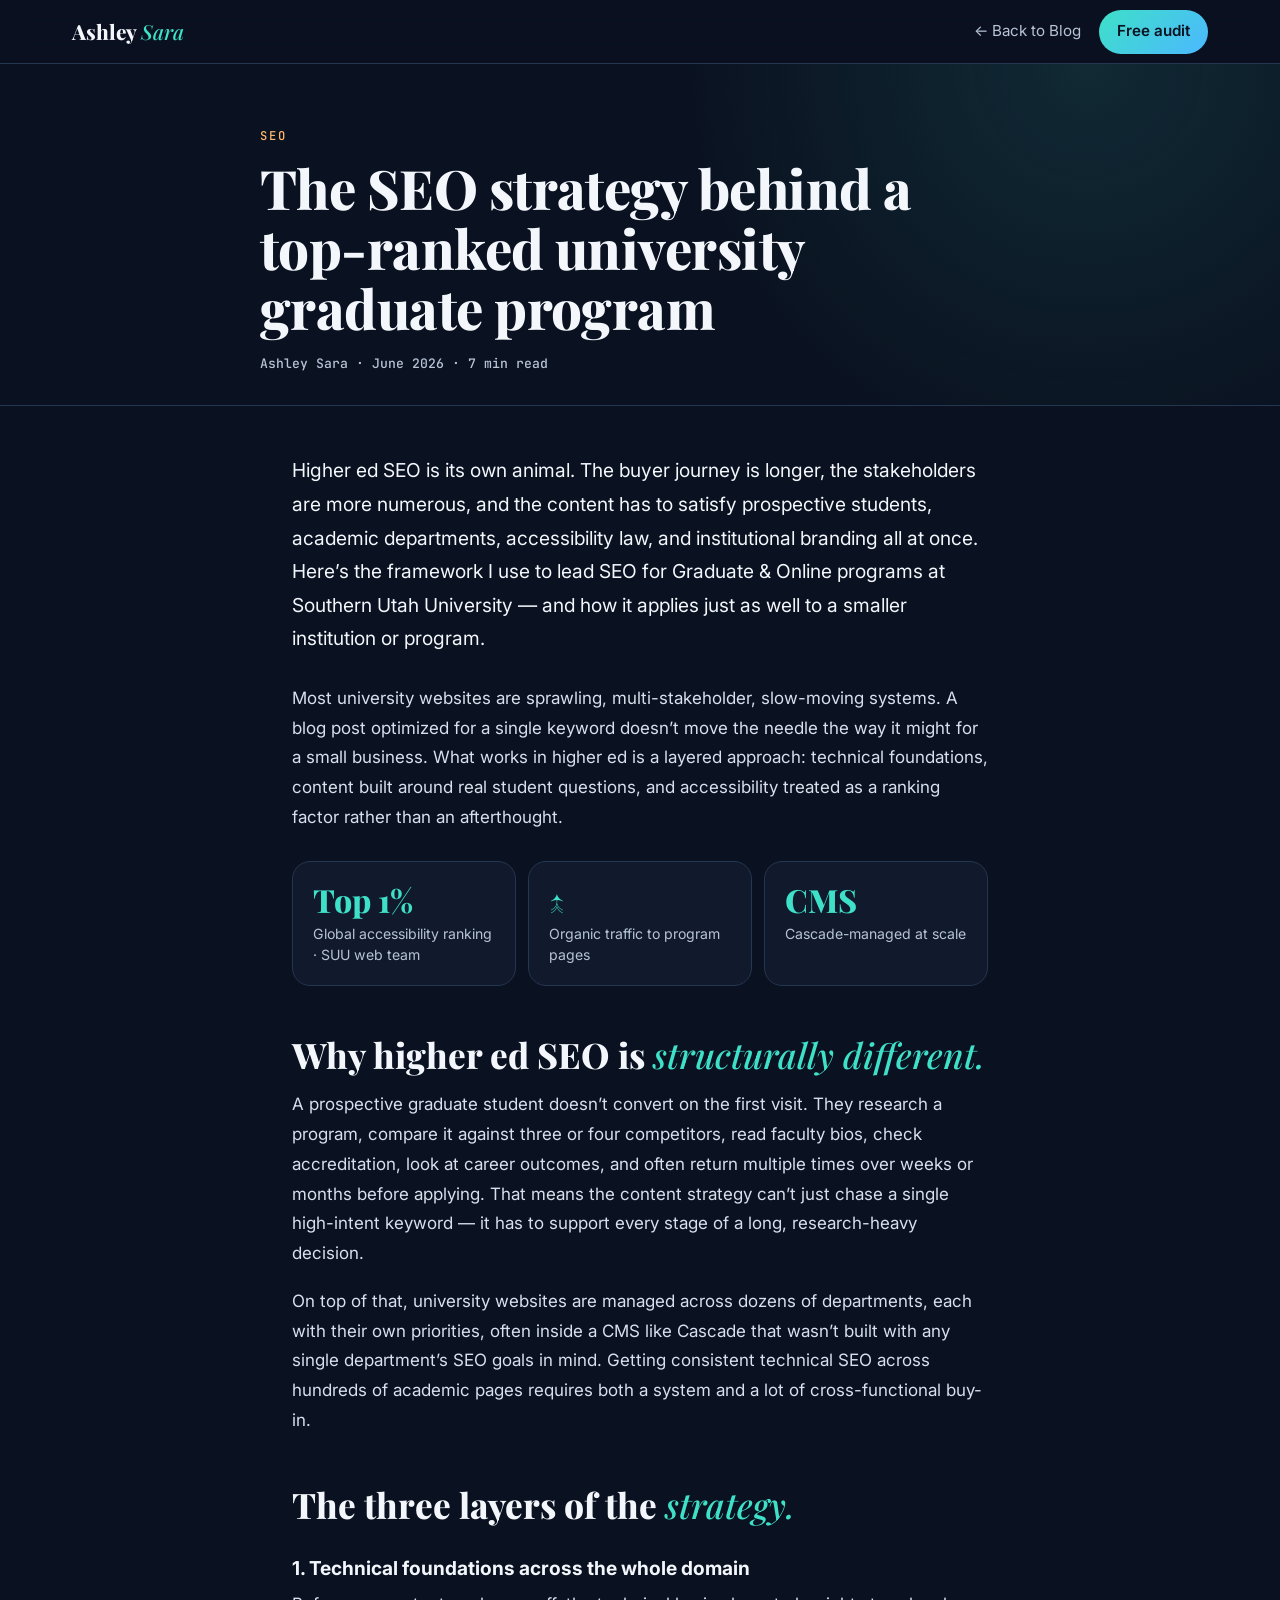
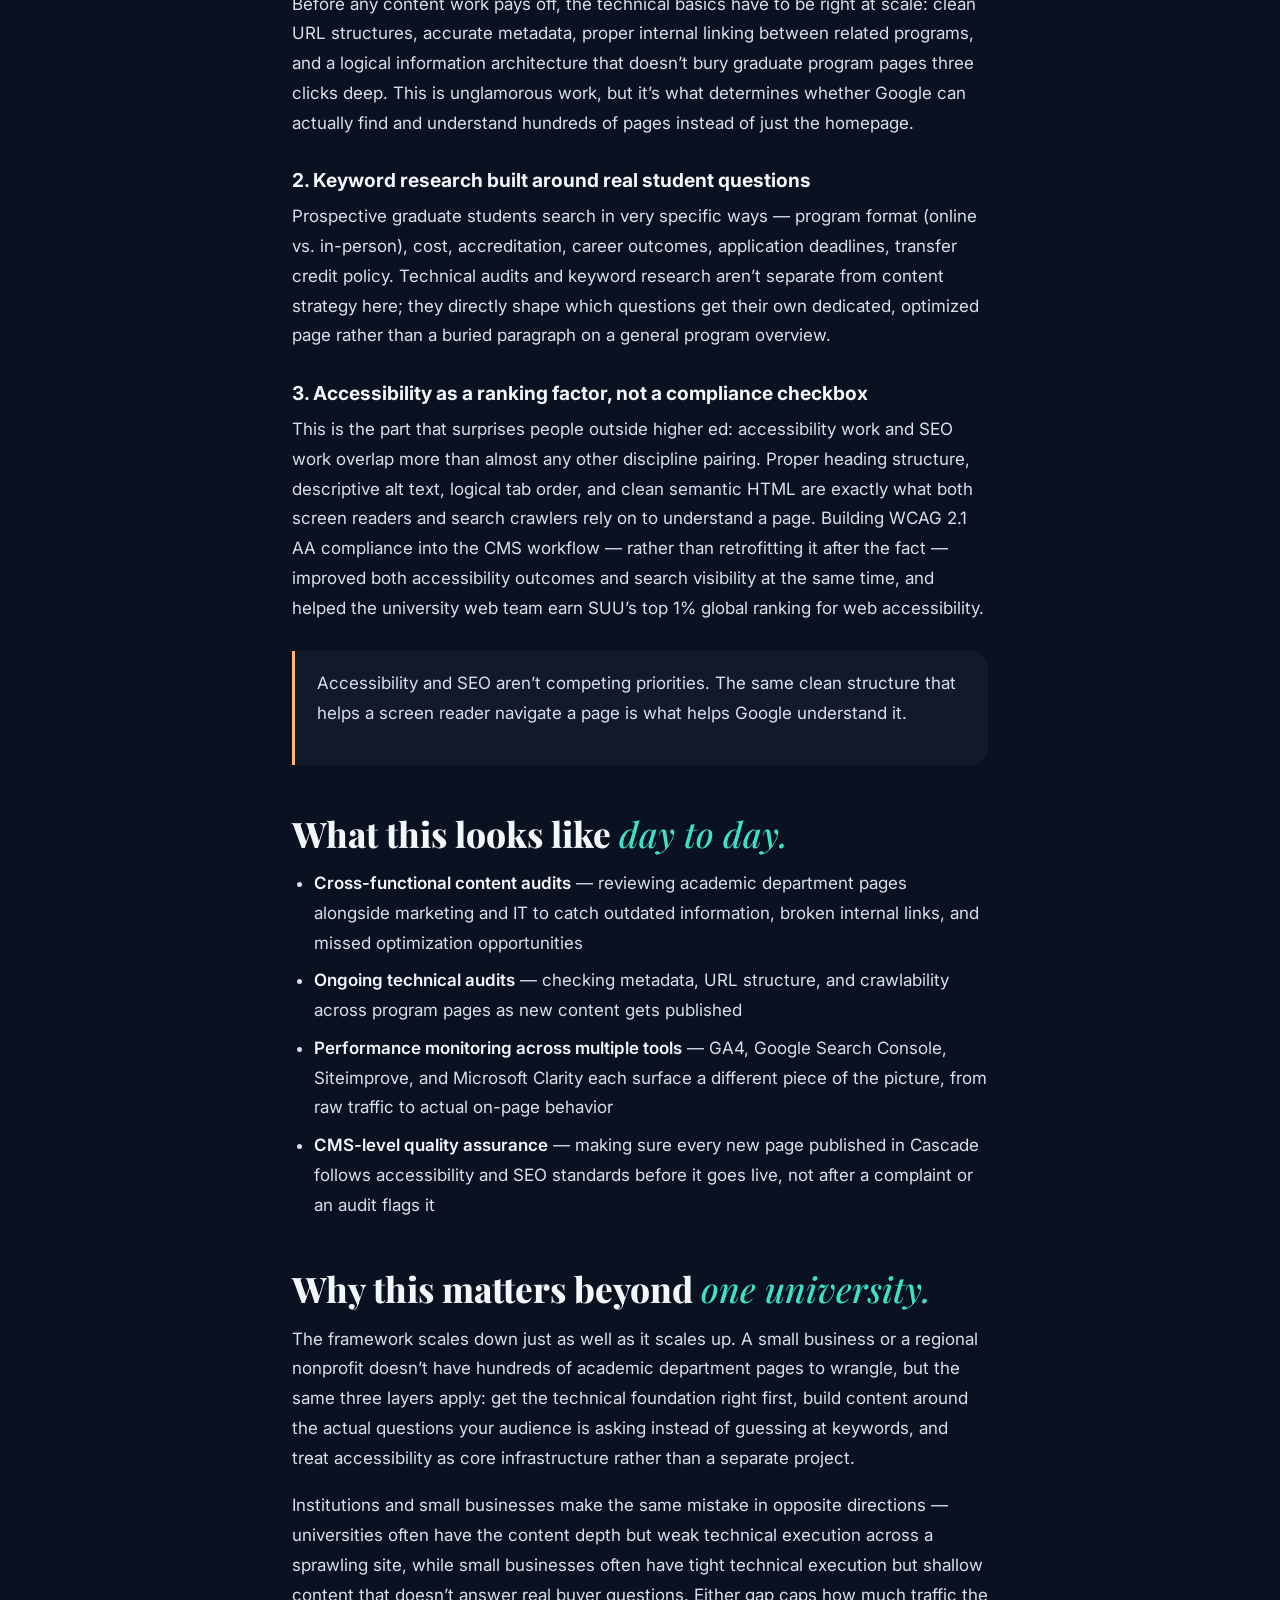
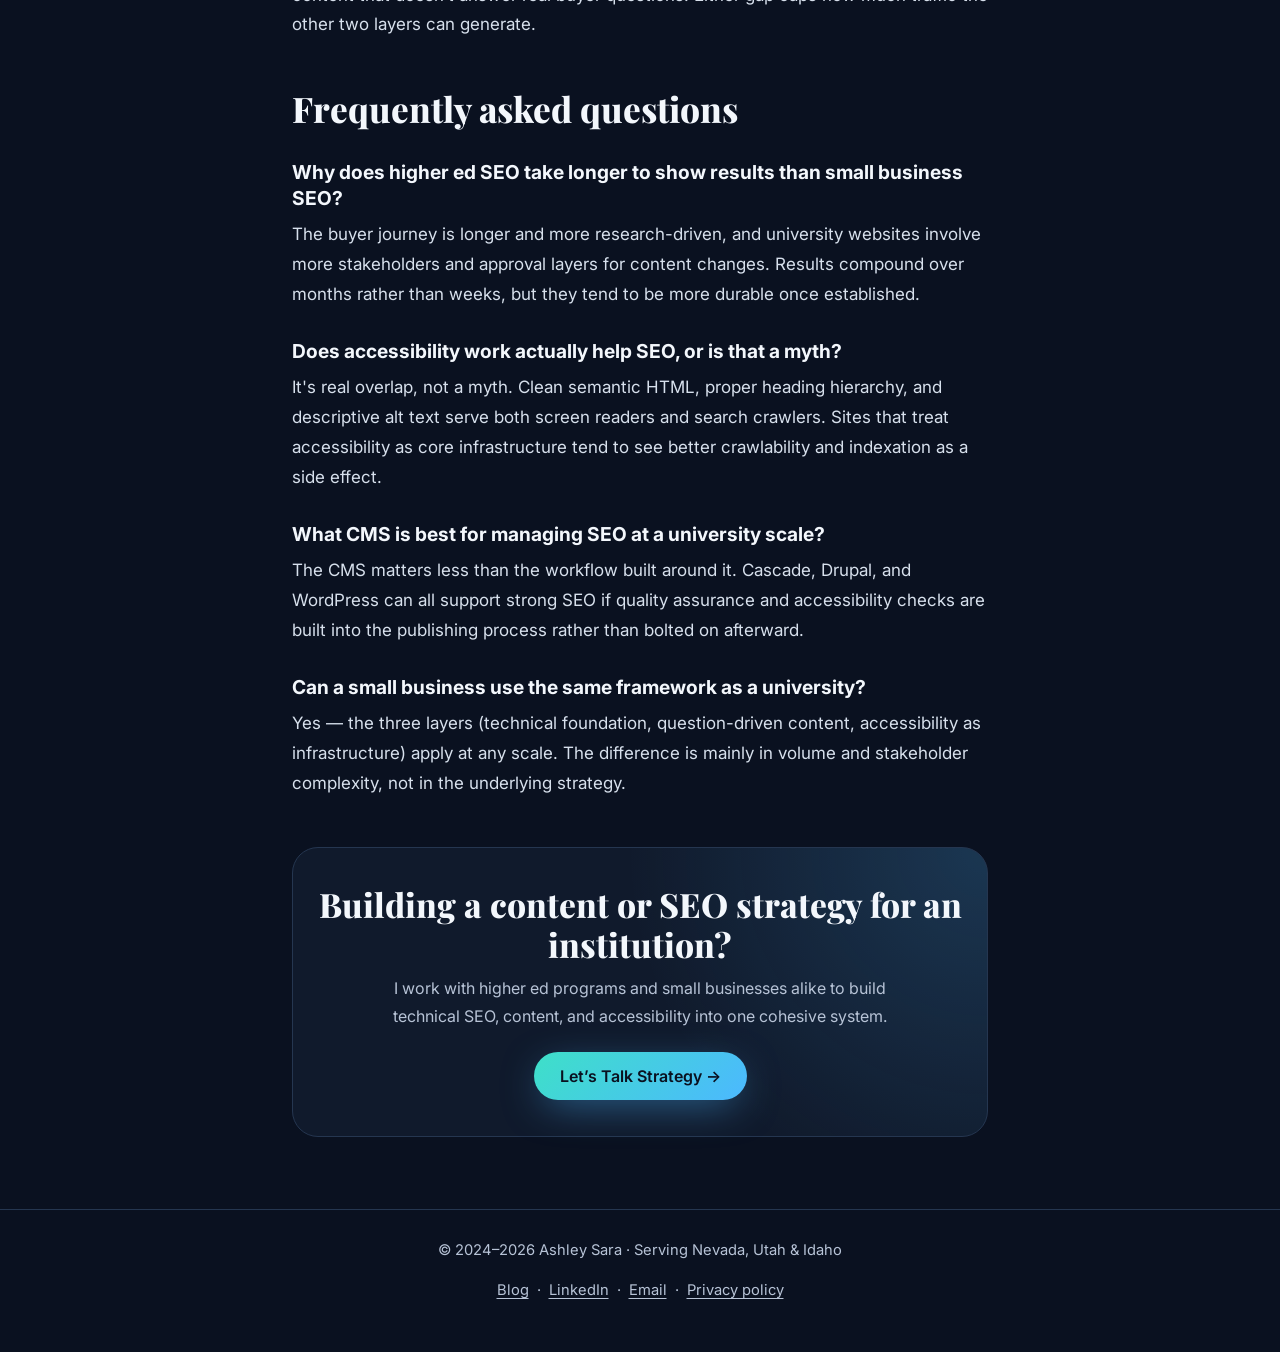
<file: blog-higher-ed-seo-strategy.html>
<!DOCTYPE html>
<html lang="en">
<head>
<meta charset="UTF-8"/>
<meta name="viewport" content="width=device-width, initial-scale=1.0"/>
<title>The SEO Strategy Behind a Top-Ranked University Graduate Program | Ashley Sara</title>
<meta name="description" content="How technical SEO, content strategy, and accessibility combined to drive qualified enrollment traffic for a university graduate program — and how the same framework applies to any institution."/>
<meta name="robots" content="index, follow"/>
<link rel="canonical" href="https://ashley-sara.com/blog-higher-ed-seo-strategy.html"/>
<meta property="og:title" content="The SEO Strategy Behind a Top-Ranked University Graduate Program"/>
<meta property="og:description" content="How technical SEO, content strategy, and accessibility combined to drive qualified enrollment traffic at scale."/>
<meta property="og:type" content="article"/>
<meta property="og:url" content="https://ashley-sara.com/blog-higher-ed-seo-strategy.html"/>
<meta name="twitter:card" content="summary_large_image"/>
<meta name="twitter:title" content="The SEO Strategy Behind a Top-Ranked University Graduate Program"/>
<meta name="twitter:description" content="How technical SEO, content strategy, and accessibility combined to drive qualified enrollment traffic at scale."/>

<script type="application/ld+json">
{
  "@context":"https://schema.org",
  "@type":"Article",
  "headline":"The SEO Strategy Behind a Top-Ranked University Graduate Program",
  "description":"How technical SEO, content strategy, and accessibility combined to drive qualified enrollment traffic for a university graduate program.",
  "author":{"@type":"Person","name":"Ashley Sara","url":"https://ashley-sara.com"},
  "publisher":{"@type":"Organization","name":"Ashley Sara Marketing","url":"https://ashley-sara.com"},
  "mainEntityOfPage":"https://ashley-sara.com/blog-higher-ed-seo-strategy.html",
  "datePublished":"2026-06-16"
}
</script>

<link rel="preconnect" href="https://fonts.googleapis.com"/>
<link rel="preconnect" href="https://fonts.gstatic.com" crossorigin/>
<link href="https://fonts.googleapis.com/css2?family=Inter:wght@400;500;600;700&family=JetBrains+Mono:wght@400;500&family=Playfair+Display:ital,wght@0,700;0,800;1,500&display=swap" rel="stylesheet"/>
<meta name="color-scheme" content="dark"/>
<meta name="theme-color" content="#0a1120"/>
<script async src="https://www.googletagmanager.com/gtag/js?id=G-TH5GTVZGSG"></script>
<script>
  window.dataLayer=window.dataLayer||[];
  function gtag(){dataLayer.push(arguments);}
  gtag('js',new Date());
  gtag('config','G-TH5GTVZGSG');
</script>
<link rel="icon" href="favicon.ico" sizes="any"/>
<link rel="stylesheet" href="interior.css"/>
</head>
<body>
<a class="skip" href="#main">Skip to main content</a>

<nav>
  <a href="https://ashley-sara.com" class="logo">Ashley <em>Sara</em></a>
  <div class="nav-right">
  <a href="https://ashley-sara.com/#blog" class="back-link">← Back to Blog</a>
  <a href="https://calendly.com/ashleysara/30min" class="nav-cta" target="_blank" rel="noopener">Free audit<span class="sr-only"> (opens in new tab)</span></a>
</div>
</nav>

<main id="main">
<div class="post-hero">
  <span class="post-cat">SEO</span>
  <h1 class="post-title">The SEO strategy behind a top-ranked university graduate program</h1>
  <p class="post-meta">Ashley Sara &middot; June 2026 &middot; 7 min read</p>
</div>

<article class="post-body">

<p class="lede">Higher ed SEO is its own animal. The buyer journey is longer, the stakeholders are more numerous, and the content has to satisfy prospective students, academic departments, accessibility law, and institutional branding all at once. Here&rsquo;s the framework I use to lead SEO for Graduate &amp; Online programs at Southern Utah University &mdash; and how it applies just as well to a smaller institution or program.</p>

<p>Most university websites are sprawling, multi-stakeholder, slow-moving systems. A blog post optimized for a single keyword doesn&rsquo;t move the needle the way it might for a small business. What works in higher ed is a layered approach: technical foundations, content built around real student questions, and accessibility treated as a ranking factor rather than an afterthought.</p>

<div class="stat-callout">
  <div class="stat-box"><p class="stat-box-n">Top 1%</p><p class="stat-box-l">Global accessibility ranking &middot; SUU web team</p></div>
  <div class="stat-box"><p class="stat-box-n">↑</p><p class="stat-box-l">Organic traffic to program pages</p></div>
  <div class="stat-box"><p class="stat-box-n">CMS</p><p class="stat-box-l">Cascade-managed at scale</p></div>
</div>

<h2>Why higher ed SEO is <em>structurally different.</em></h2>
<p>A prospective graduate student doesn&rsquo;t convert on the first visit. They research a program, compare it against three or four competitors, read faculty bios, check accreditation, look at career outcomes, and often return multiple times over weeks or months before applying. That means the content strategy can&rsquo;t just chase a single high-intent keyword &mdash; it has to support every stage of a long, research-heavy decision.</p>
<p>On top of that, university websites are managed across dozens of departments, each with their own priorities, often inside a CMS like Cascade that wasn&rsquo;t built with any single department&rsquo;s SEO goals in mind. Getting consistent technical SEO across hundreds of academic pages requires both a system and a lot of cross-functional buy-in.</p>

<h2>The three layers of the <em>strategy.</em></h2>

<h3>1. Technical foundations across the whole domain</h3>
<p>Before any content work pays off, the technical basics have to be right at scale: clean URL structures, accurate metadata, proper internal linking between related programs, and a logical information architecture that doesn&rsquo;t bury graduate program pages three clicks deep. This is unglamorous work, but it&rsquo;s what determines whether Google can actually find and understand hundreds of pages instead of just the homepage.</p>

<h3>2. Keyword research built around real student questions</h3>
<p>Prospective graduate students search in very specific ways &mdash; program format (online vs. in-person), cost, accreditation, career outcomes, application deadlines, transfer credit policy. Technical audits and keyword research aren&rsquo;t separate from content strategy here; they directly shape which questions get their own dedicated, optimized page rather than a buried paragraph on a general program overview.</p>

<h3>3. Accessibility as a ranking factor, not a compliance checkbox</h3>
<p>This is the part that surprises people outside higher ed: accessibility work and SEO work overlap more than almost any other discipline pairing. Proper heading structure, descriptive alt text, logical tab order, and clean semantic HTML are exactly what both screen readers and search crawlers rely on to understand a page. Building WCAG 2.1 AA compliance into the CMS workflow &mdash; rather than retrofitting it after the fact &mdash; improved both accessibility outcomes and search visibility at the same time, and helped the university web team earn SUU&rsquo;s top 1% global ranking for web accessibility.</p>

<div class="callout-box">
  <p>Accessibility and SEO aren&rsquo;t competing priorities. The same clean structure that helps a screen reader navigate a page is what helps Google understand it.</p>
</div>

<h2>What this looks like <em>day to day.</em></h2>
<ul>
  <li><strong>Cross-functional content audits</strong> &mdash; reviewing academic department pages alongside marketing and IT to catch outdated information, broken internal links, and missed optimization opportunities</li>
  <li><strong>Ongoing technical audits</strong> &mdash; checking metadata, URL structure, and crawlability across program pages as new content gets published</li>
  <li><strong>Performance monitoring across multiple tools</strong> &mdash; GA4, Google Search Console, Siteimprove, and Microsoft Clarity each surface a different piece of the picture, from raw traffic to actual on-page behavior</li>
  <li><strong>CMS-level quality assurance</strong> &mdash; making sure every new page published in Cascade follows accessibility and SEO standards before it goes live, not after a complaint or an audit flags it</li>
</ul>

<h2>Why this matters beyond <em>one university.</em></h2>
<p>The framework scales down just as well as it scales up. A small business or a regional nonprofit doesn&rsquo;t have hundreds of academic department pages to wrangle, but the same three layers apply: get the technical foundation right first, build content around the actual questions your audience is asking instead of guessing at keywords, and treat accessibility as core infrastructure rather than a separate project.</p>
<p>Institutions and small businesses make the same mistake in opposite directions &mdash; universities often have the content depth but weak technical execution across a sprawling site, while small businesses often have tight technical execution but shallow content that doesn&rsquo;t answer real buyer questions. Either gap caps how much traffic the other two layers can generate.</p>

<h2>Frequently asked questions</h2>
<h3>Why does higher ed SEO take longer to show results than small business SEO?</h3>
<p>The buyer journey is longer and more research-driven, and university websites involve more stakeholders and approval layers for content changes. Results compound over months rather than weeks, but they tend to be more durable once established.</p>
<h3>Does accessibility work actually help SEO, or is that a myth?</h3>
<p>It's real overlap, not a myth. Clean semantic HTML, proper heading hierarchy, and descriptive alt text serve both screen readers and search crawlers. Sites that treat accessibility as core infrastructure tend to see better crawlability and indexation as a side effect.</p>
<h3>What CMS is best for managing SEO at a university scale?</h3>
<p>The CMS matters less than the workflow built around it. Cascade, Drupal, and WordPress can all support strong SEO if quality assurance and accessibility checks are built into the publishing process rather than bolted on afterward.</p>
<h3>Can a small business use the same framework as a university?</h3>
<p>Yes &mdash; the three layers (technical foundation, question-driven content, accessibility as infrastructure) apply at any scale. The difference is mainly in volume and stakeholder complexity, not in the underlying strategy.</p>

<div class="cta-box">
  <h3>Building a content or SEO strategy for an institution?</h3>
  <p>I work with higher ed programs and small businesses alike to build technical SEO, content, and accessibility into one cohesive system.</p>
  <a href="https://ashley-sara.com/#contact" class="btn-fill">Let&rsquo;s Talk Strategy →</a>
</div>

</article>

</main>

<footer>
  <p style="margin:0 0 6px">© 2024–2026 Ashley Sara · Serving Nevada, Utah &amp; Idaho</p>
  <a href="https://ashley-sara.com/#blog">Blog</a> · <a href="https://www.linkedin.com/in/ashley-fekay/" target="_blank" rel="noopener">LinkedIn<span class="sr-only"> (opens in new tab)</span></a> · <a href="mailto:connect@ashley-sara.com">Email</a> · <a href="privacy-policy.html">Privacy policy</a>
</footer>

</body>
</html>
</file>
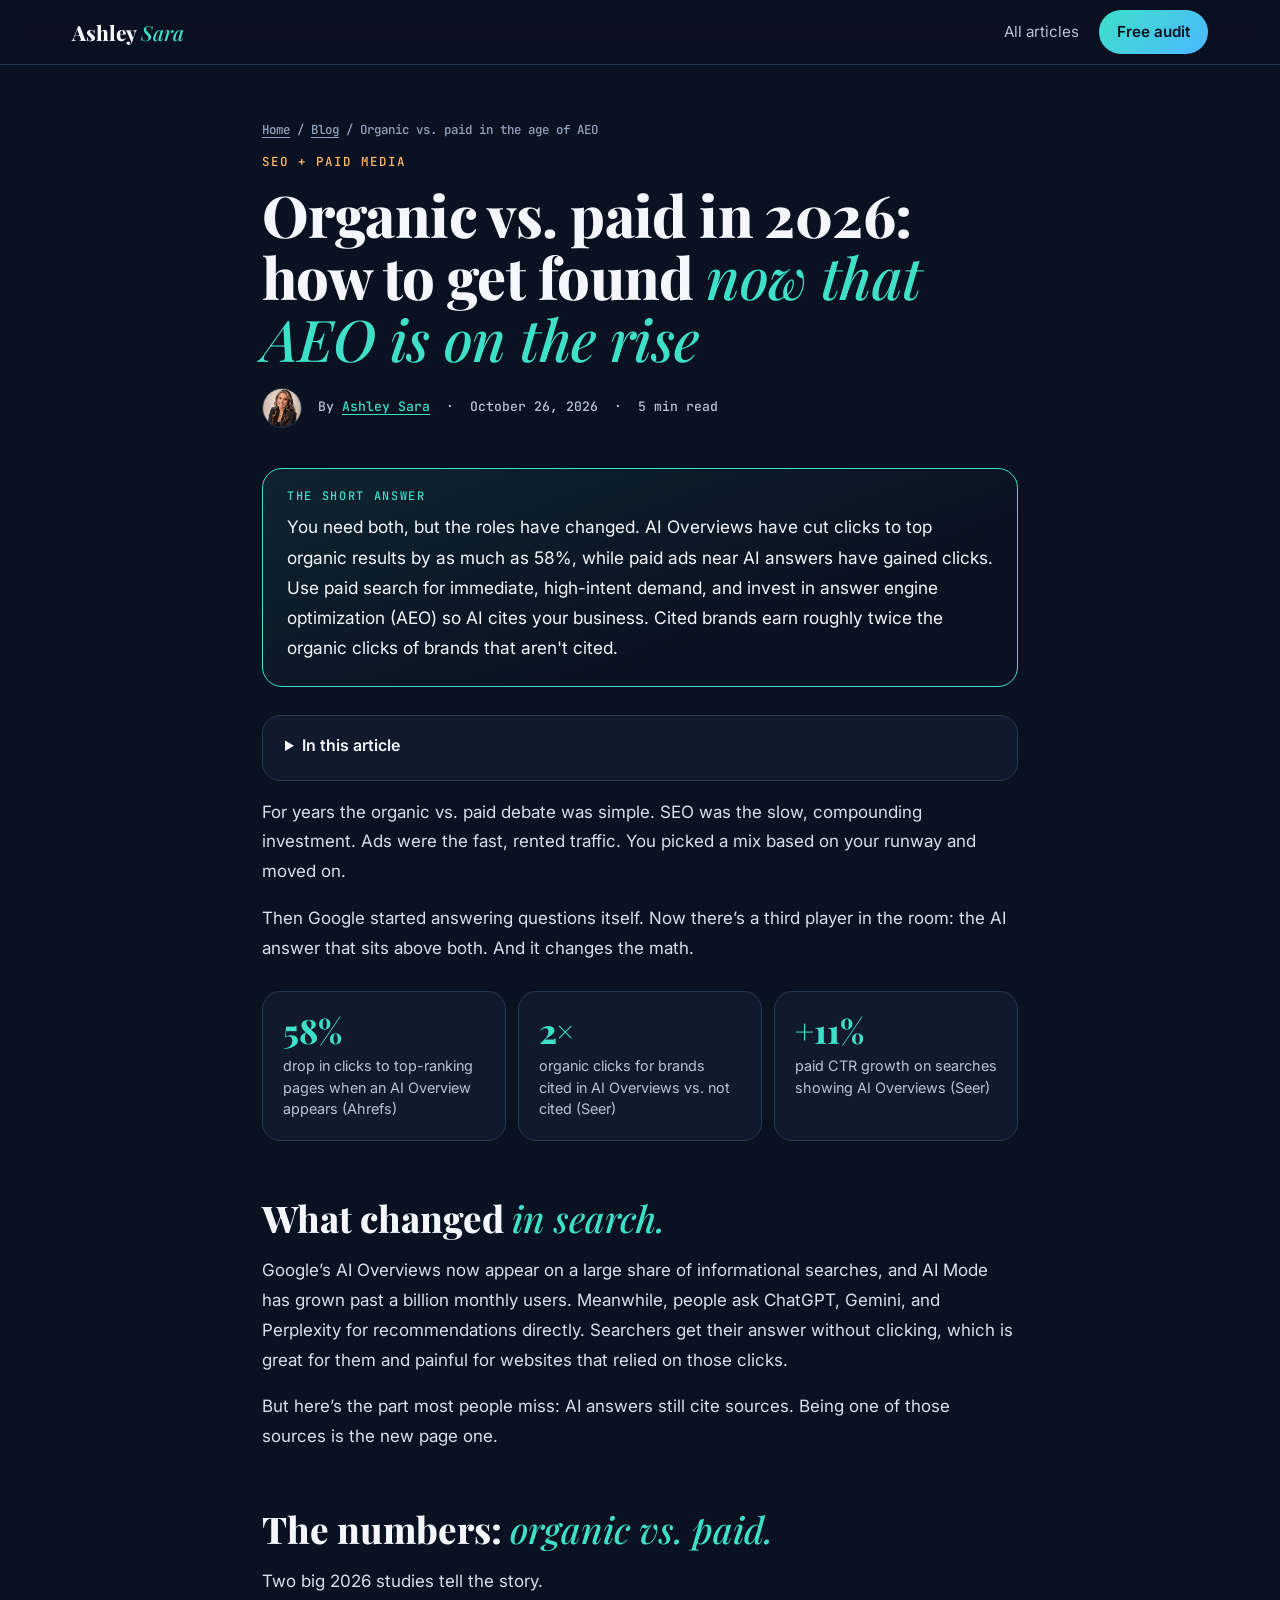
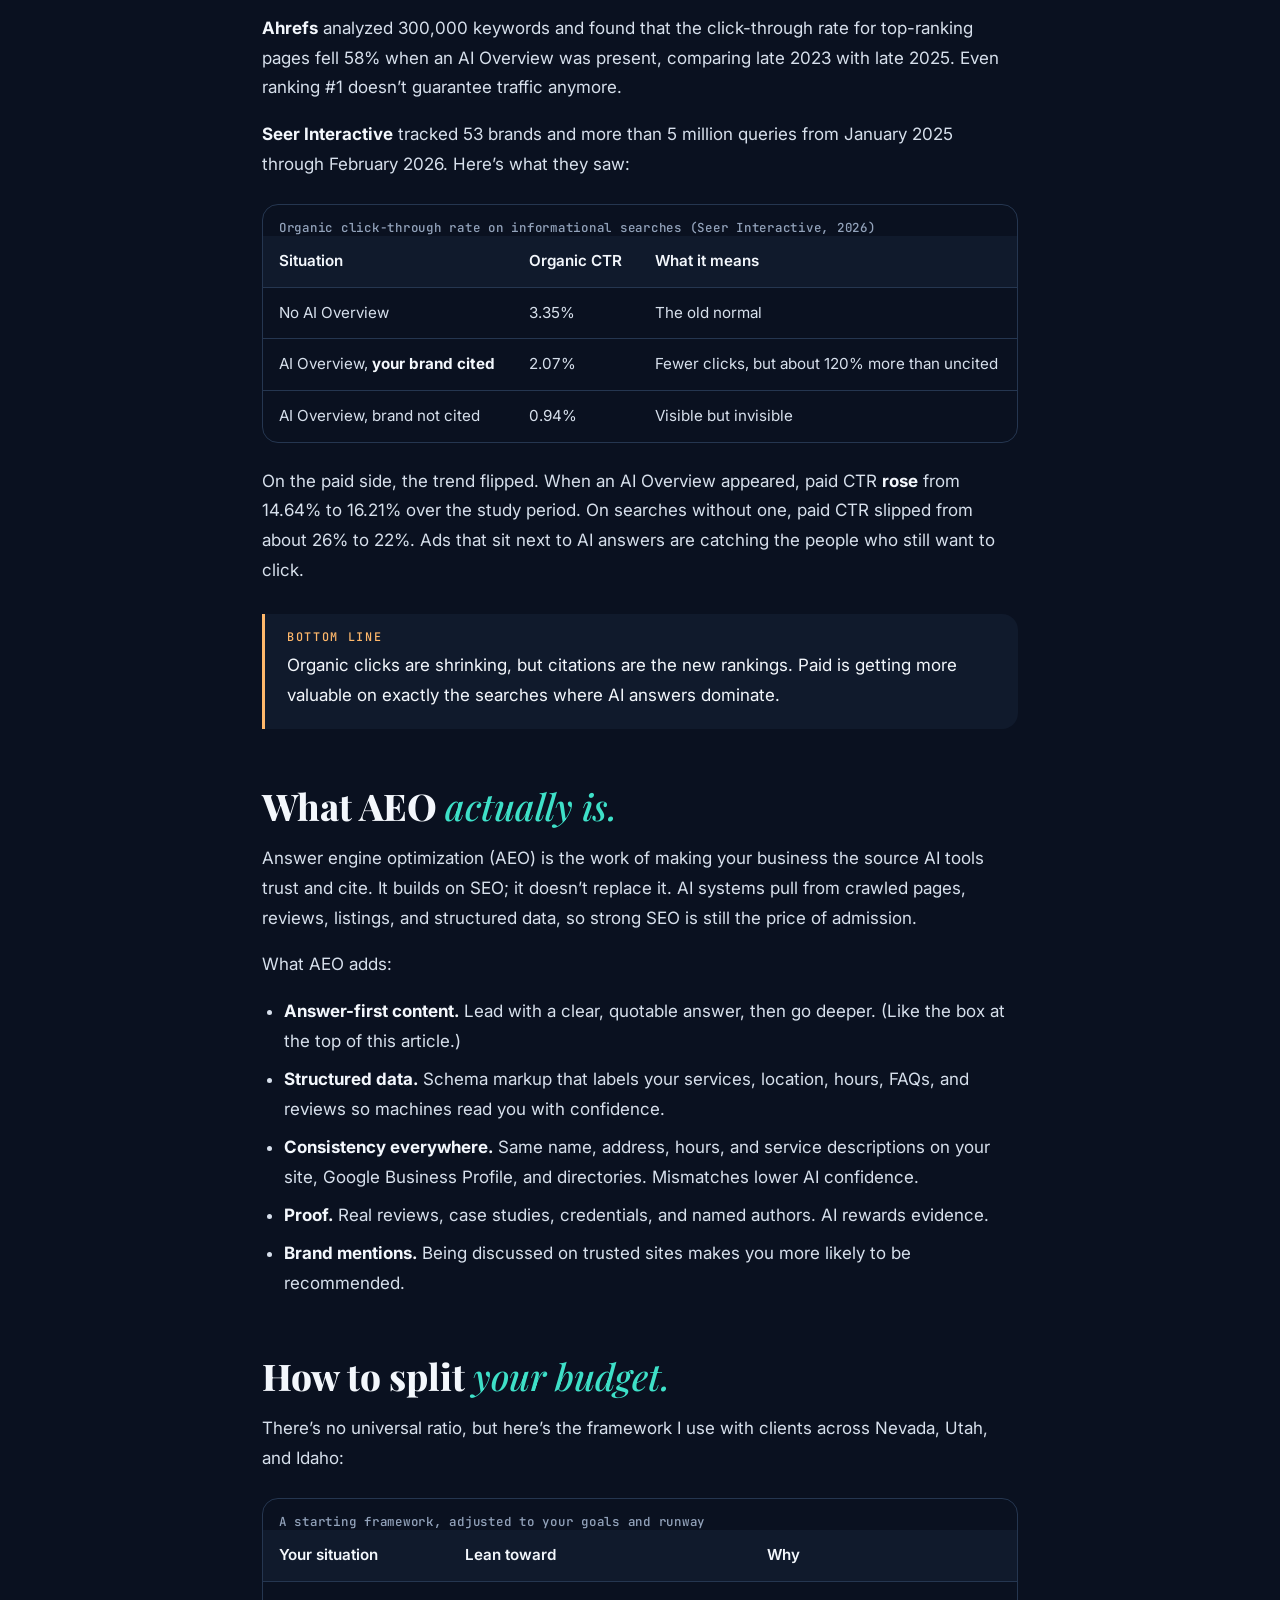
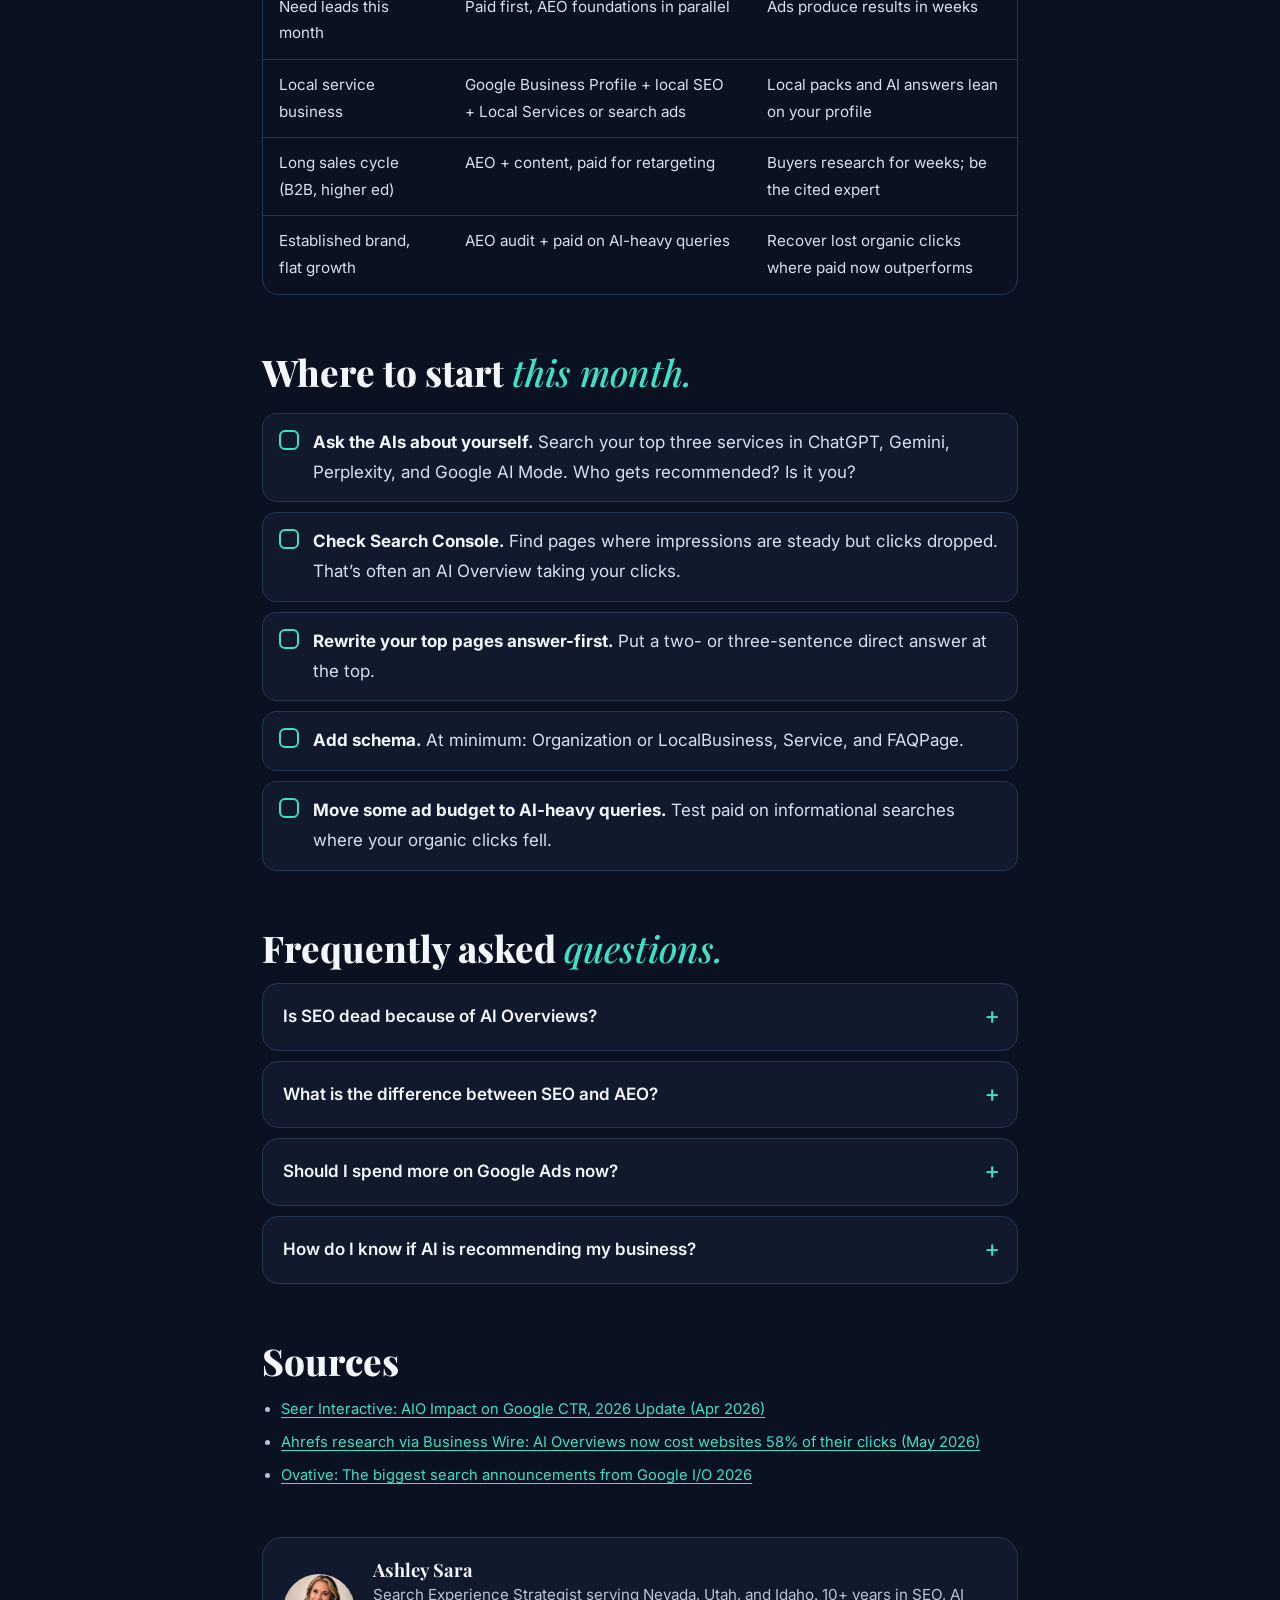
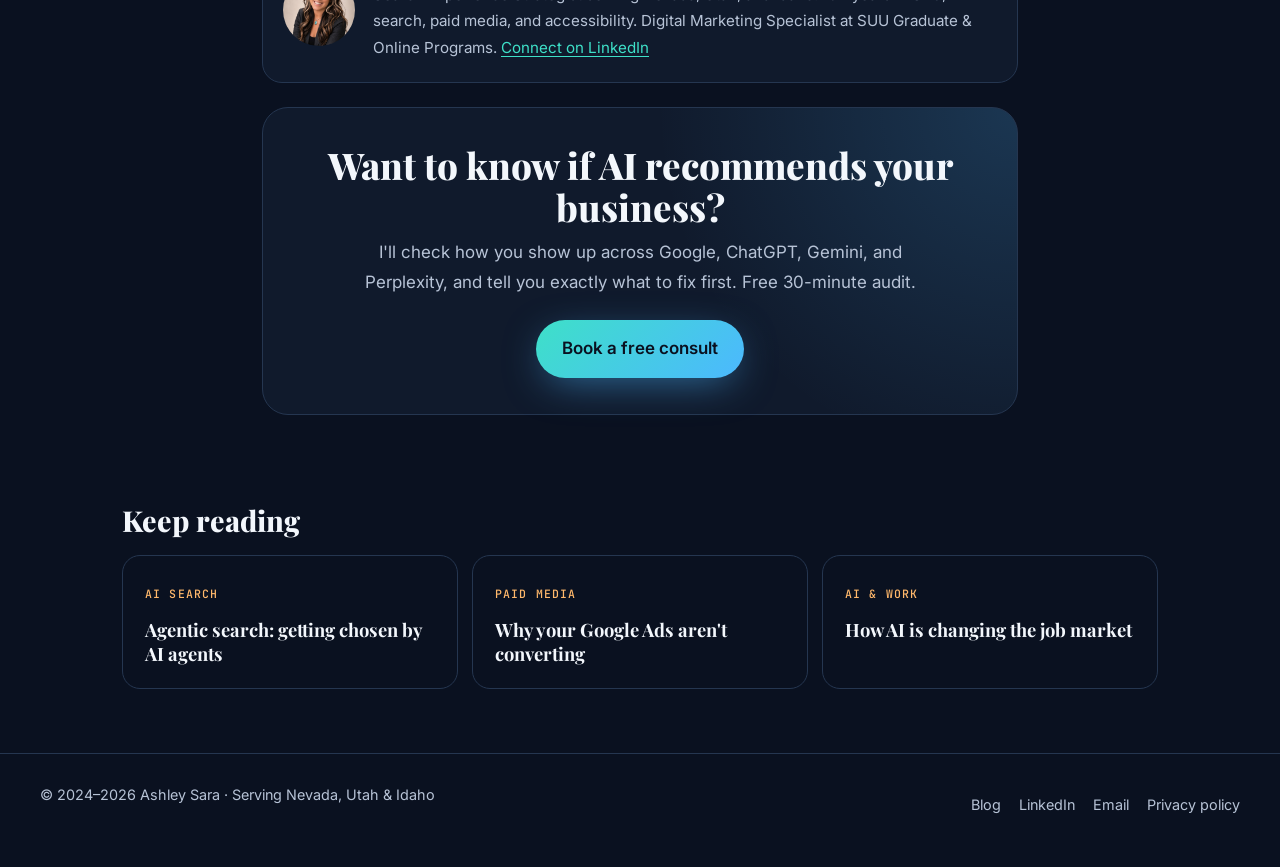
<file: blog-organic-vs-paid-aeo.html>
<!doctype html>
<html lang="en">
<head>
<meta charset="utf-8">
<meta name="viewport" content="width=device-width, initial-scale=1">
<title>Organic vs. Paid Search in 2026: Getting Found with AEO | Ashley Sara</title>
<meta name="description" content="AI Overviews are cutting organic clicks while paid gets a lift. Here&#x27;s how to split budget between SEO, AEO, and ads in 2026, with real CTR data.">
<link rel="canonical" href="https://ashley-sara.com/blog-organic-vs-paid-aeo.html">
<meta name="robots" content="index, follow, max-image-preview:large">
<meta name="author" content="Ashley Sara">
<meta name="theme-color" content="#0a1120">
<meta name="color-scheme" content="dark">
<meta property="og:type" content="article">
<meta property="og:url" content="https://ashley-sara.com/blog-organic-vs-paid-aeo.html">
<meta property="og:title" content="Organic vs. Paid in 2026: How to Get Found Now That AEO Is on the Rise">
<meta property="og:description" content="AI Overviews are cutting organic clicks while paid gets a lift. Here&#x27;s how to split budget between SEO, AEO, and ads in 2026, with real CTR data.">
<meta property="og:image" content="https://ashley-sara.com/ashley-portrait.jpg">
<meta property="article:published_time" content="2026-10-26">
<meta property="article:author" content="https://www.linkedin.com/in/ashley-fekay/">
<meta name="twitter:card" content="summary_large_image">
<meta name="twitter:title" content="Organic vs. Paid in 2026: How to Get Found Now That AEO Is on the Rise">
<meta name="twitter:description" content="AI Overviews are cutting organic clicks while paid gets a lift. Here&#x27;s how to split budget between SEO, AEO, and ads in 2026, with real CTR data.">
<meta name="twitter:image" content="https://ashley-sara.com/ashley-portrait.jpg">
<link rel="icon" href="favicon.ico" sizes="any">
<link rel="icon" type="image/png" sizes="32x32" href="favicon-32.png">
<link rel="apple-touch-icon" href="apple-touch-icon.png">
<link rel="preconnect" href="https://fonts.googleapis.com">
<link rel="preconnect" href="https://fonts.gstatic.com" crossorigin>
<link href="https://fonts.googleapis.com/css2?family=Inter:wght@400;500;600;700&family=JetBrains+Mono:wght@400;500&family=Playfair+Display:ital,wght@0,700;0,800;1,500&display=swap" rel="stylesheet">
<link rel="stylesheet" href="post.css">
<script async src="https://www.googletagmanager.com/gtag/js?id=G-TH5GTVZGSG"></script>
<script>window.dataLayer=window.dataLayer||[];function gtag(){dataLayer.push(arguments);}gtag('js',new Date());gtag('config','G-TH5GTVZGSG');</script>
<script type="application/ld+json">
{
 "@context": "https://schema.org",
 "@graph": [
  {
   "@type": "BlogPosting",
   "@id": "https://ashley-sara.com/blog-organic-vs-paid-aeo.html#article",
   "headline": "Organic vs. Paid in 2026: How to Get Found Now That AEO Is on the Rise",
   "description": "AI Overviews are cutting organic clicks while paid gets a lift. Here's how to split budget between SEO, AEO, and ads in 2026, with real CTR data.",
   "image": "https://ashley-sara.com/ashley-portrait.jpg",
   "datePublished": "2026-10-26",
   "dateModified": "2026-10-26",
   "inLanguage": "en-US",
   "author": {
    "@type": "Person",
    "@id": "https://ashley-sara.com/#ashley",
    "name": "Ashley Sara",
    "url": "https://ashley-sara.com/",
    "sameAs": [
     "https://www.linkedin.com/in/ashley-fekay/"
    ]
   },
   "publisher": {
    "@type": "Organization",
    "@id": "https://ashley-sara.com/#business",
    "name": "Ashley Sara Marketing",
    "url": "https://ashley-sara.com/"
   },
   "mainEntityOfPage": "https://ashley-sara.com/blog-organic-vs-paid-aeo.html",
   "citation": [
    "https://seerinteractive.com/insights/aio-impact-on-google-ctr-2026-update",
    "https://www.cadillacnews.com/ap/business/new-research-googles-ai-overviews-now-cost-websites-58-of-their-clicks/article_ee08befe-e058-53bc-9e2c-faed1fd43b84.html",
    "https://ovative.com/impact/expert-insights/the-biggest-search-announcements-from-google-io-2026/"
   ]
  },
  {
   "@type": "FAQPage",
   "@id": "https://ashley-sara.com/blog-organic-vs-paid-aeo.html#faq",
   "mainEntity": [
    {
     "@type": "Question",
     "name": "Is SEO dead because of AI Overviews?",
     "acceptedAnswer": {
      "@type": "Answer",
      "text": "No. AI answers are built on crawled, well-structured content, so SEO is the foundation AEO stands on. What's changed is that ranking alone no longer guarantees clicks; being cited in the AI answer matters too."
     }
    },
    {
     "@type": "Question",
     "name": "What is the difference between SEO and AEO?",
     "acceptedAnswer": {
      "@type": "Answer",
      "text": "SEO helps your pages rank in search results. AEO (answer engine optimization) helps AI tools like Google AI Overviews, ChatGPT, and Perplexity understand your business and cite it as the answer. AEO builds on SEO with answer-first content, schema, and consistent information across the web."
     }
    },
    {
     "@type": "Question",
     "name": "Should I spend more on Google Ads now?",
     "acceptedAnswer": {
      "@type": "Answer",
      "text": "Possibly. Seer Interactive found paid click-through rates rose on searches that show AI Overviews. Testing ads on informational queries where your organic clicks have dropped is a smart move."
     }
    },
    {
     "@type": "Question",
     "name": "How do I know if AI is recommending my business?",
     "acceptedAnswer": {
      "@type": "Answer",
      "text": "Ask ChatGPT, Gemini, Perplexity, and Google AI Mode the questions your customers ask. Note which businesses get named and cited. Dedicated AI visibility tools can also track this over time."
     }
    }
   ]
  },
  {
   "@type": "BreadcrumbList",
   "itemListElement": [
    {
     "@type": "ListItem",
     "position": 1,
     "name": "Home",
     "item": "https://ashley-sara.com/"
    },
    {
     "@type": "ListItem",
     "position": 2,
     "name": "Blog",
     "item": "https://ashley-sara.com/#blog"
    },
    {
     "@type": "ListItem",
     "position": 3,
     "name": "Organic vs. Paid in 2026: How to Get Found Now That AEO Is on the Rise",
     "item": "https://ashley-sara.com/blog-organic-vs-paid-aeo.html"
    }
   ]
  }
 ]
}
</script>
</head>
<body>
<a class="skip" href="#main">Skip to main content</a>
<div class="progress" aria-hidden="true"></div>
<header class="top"><div class="in">
  <a class="logo" href="./" aria-label="Ashley Sara, home">Ashley <em>Sara</em></a>
  <nav aria-label="Primary">
    <a class="hide-sm" href="./#blog">All articles</a>
    <a class="cta" href="https://calendly.com/ashleysara/30min" target="_blank" rel="noopener">Free audit<span class="sr-only"> (opens in new tab)</span></a>
  </nav>
</div></header>

<main id="main">
<div class="hero">
  <p class="crumbs"><a href="./">Home</a> / <a href="./#blog">Blog</a> / <span aria-current="page">Organic vs. paid in the age of AEO</span></p>
  <p class="cat">SEO + Paid Media</p>
  <h1>Organic vs. paid in 2026: how to get found <em>now that AEO is on the rise</em></h1>
  <div class="meta">
    <img src="ashley-portrait.jpg" alt="" width="40" height="40" loading="lazy">
    <span>By <a href="https://www.linkedin.com/in/ashley-fekay/" target="_blank" rel="noopener author">Ashley Sara<span class="sr-only"> on LinkedIn (opens in new tab)</span></a></span>
    <span aria-hidden="true">·</span><time datetime="2026-10-26">October 26, 2026</time>
    <span aria-hidden="true">·</span><span>5 min read</span>
  </div>
</div>

<article>
  <section class="answer" aria-labelledby="qa"><p class="lbl" id="qa">The short answer</p><p>You need both, but the roles have changed. AI Overviews have cut clicks to top organic results by as much as 58%, while paid ads near AI answers have gained clicks. Use paid search for immediate, high-intent demand, and invest in answer engine optimization (AEO) so AI cites your business. Cited brands earn roughly twice the organic clicks of brands that aren't cited.</p></section>
  <details class="toc"><summary>In this article</summary><ol><li><a href="#changed">What changed in search</a></li><li><a href="#numbers">The numbers: organic vs. paid</a></li><li><a href="#aeo">What AEO actually is</a></li><li><a href="#split">How to split your budget</a></li><li><a href="#start">Where to start this month</a></li><li><a href="#faq">FAQ</a></li></ol></details>
  
<p>For years the organic vs. paid debate was simple. SEO was the slow, compounding investment. Ads were the fast, rented traffic. You picked a mix based on your runway and moved on.</p>
<p>Then Google started answering questions itself. Now there&rsquo;s a third player in the room: the AI answer that sits above both. And it changes the math.</p>

<ul class="stats">
<li><b>58%</b>drop in clicks to top-ranking pages when an AI Overview appears (Ahrefs)</li>
<li><b>2&times;</b>organic clicks for brands cited in AI Overviews vs. not cited (Seer)</li>
<li><b>+11%</b>paid CTR growth on searches showing AI Overviews (Seer)</li>
</ul>

<h2 id="changed">What changed <em>in search.</em></h2>
<p>Google&rsquo;s AI Overviews now appear on a large share of informational searches, and AI Mode has grown past a billion monthly users. Meanwhile, people ask ChatGPT, Gemini, and Perplexity for recommendations directly. Searchers get their answer without clicking, which is great for them and painful for websites that relied on those clicks.</p>
<p>But here&rsquo;s the part most people miss: AI answers still cite sources. Being one of those sources is the new page one.</p>

<h2 id="numbers">The numbers: <em>organic vs. paid.</em></h2>
<p>Two big 2026 studies tell the story.</p>
<p><strong>Ahrefs</strong> analyzed 300,000 keywords and found that the click-through rate for top-ranking pages fell 58% when an AI Overview was present, comparing late 2023 with late 2025. Even ranking #1 doesn&rsquo;t guarantee traffic anymore.</p>
<p><strong>Seer Interactive</strong> tracked 53 brands and more than 5 million queries from January 2025 through February 2026. Here&rsquo;s what they saw:</p>
<div class="table-wrap"><table>
<caption>Organic click-through rate on informational searches (Seer Interactive, 2026)</caption>
<thead><tr><th scope="col">Situation</th><th scope="col">Organic CTR</th><th scope="col">What it means</th></tr></thead>
<tbody>
<tr><td>No AI Overview</td><td>3.35%</td><td>The old normal</td></tr>
<tr><td>AI Overview, <strong>your brand cited</strong></td><td>2.07%</td><td>Fewer clicks, but about 120% more than uncited</td></tr>
<tr><td>AI Overview, brand not cited</td><td>0.94%</td><td>Visible but invisible</td></tr>
</tbody></table></div>
<p>On the paid side, the trend flipped. When an AI Overview appeared, paid CTR <strong>rose</strong> from 14.64% to 16.21% over the study period. On searches without one, paid CTR slipped from about 26% to 22%. Ads that sit next to AI answers are catching the people who still want to click.</p>
<div class="callout"><p class="lbl">Bottom line</p><p>Organic clicks are shrinking, but citations are the new rankings. Paid is getting more valuable on exactly the searches where AI answers dominate.</p></div>

<h2 id="aeo">What AEO <em>actually is.</em></h2>
<p>Answer engine optimization (AEO) is the work of making your business the source AI tools trust and cite. It builds on SEO; it doesn&rsquo;t replace it. AI systems pull from crawled pages, reviews, listings, and structured data, so strong SEO is still the price of admission.</p>
<p>What AEO adds:</p>
<ul>
<li><strong>Answer-first content.</strong> Lead with a clear, quotable answer, then go deeper. (Like the box at the top of this article.)</li>
<li><strong>Structured data.</strong> Schema markup that labels your services, location, hours, FAQs, and reviews so machines read you with confidence.</li>
<li><strong>Consistency everywhere.</strong> Same name, address, hours, and service descriptions on your site, Google Business Profile, and directories. Mismatches lower AI confidence.</li>
<li><strong>Proof.</strong> Real reviews, case studies, credentials, and named authors. AI rewards evidence.</li>
<li><strong>Brand mentions.</strong> Being discussed on trusted sites makes you more likely to be recommended.</li>
</ul>

<h2 id="split">How to split <em>your budget.</em></h2>
<p>There&rsquo;s no universal ratio, but here&rsquo;s the framework I use with clients across Nevada, Utah, and Idaho:</p>
<div class="table-wrap"><table>
<caption>A starting framework, adjusted to your goals and runway</caption>
<thead><tr><th scope="col">Your situation</th><th scope="col">Lean toward</th><th scope="col">Why</th></tr></thead>
<tbody>
<tr><td>Need leads this month</td><td>Paid first, AEO foundations in parallel</td><td>Ads produce results in weeks</td></tr>
<tr><td>Local service business</td><td>Google Business Profile + local SEO + Local Services or search ads</td><td>Local packs and AI answers lean on your profile</td></tr>
<tr><td>Long sales cycle (B2B, higher ed)</td><td>AEO + content, paid for retargeting</td><td>Buyers research for weeks; be the cited expert</td></tr>
<tr><td>Established brand, flat growth</td><td>AEO audit + paid on AI-heavy queries</td><td>Recover lost organic clicks where paid now outperforms</td></tr>
</tbody></table></div>

<h2 id="start">Where to start <em>this month.</em></h2>
<ul class="checklist">
<li><strong>Ask the AIs about yourself.</strong> Search your top three services in ChatGPT, Gemini, Perplexity, and Google AI Mode. Who gets recommended? Is it you?</li>
<li><strong>Check Search Console.</strong> Find pages where impressions are steady but clicks dropped. That&rsquo;s often an AI Overview taking your clicks.</li>
<li><strong>Rewrite your top pages answer-first.</strong> Put a two- or three-sentence direct answer at the top.</li>
<li><strong>Add schema.</strong> At minimum: Organization or LocalBusiness, Service, and FAQPage.</li>
<li><strong>Move some ad budget to AI-heavy queries.</strong> Test paid on informational searches where your organic clicks fell.</li>
</ul>

  <h2 id="faq">Frequently asked <em>questions.</em></h2>
  <div class="faq"><details><summary>Is SEO dead because of AI Overviews?</summary><p>No. AI answers are built on crawled, well-structured content, so SEO is the foundation AEO stands on. What&#x27;s changed is that ranking alone no longer guarantees clicks; being cited in the AI answer matters too.</p></details><details><summary>What is the difference between SEO and AEO?</summary><p>SEO helps your pages rank in search results. AEO (answer engine optimization) helps AI tools like Google AI Overviews, ChatGPT, and Perplexity understand your business and cite it as the answer. AEO builds on SEO with answer-first content, schema, and consistent information across the web.</p></details><details><summary>Should I spend more on Google Ads now?</summary><p>Possibly. Seer Interactive found paid click-through rates rose on searches that show AI Overviews. Testing ads on informational queries where your organic clicks have dropped is a smart move.</p></details><details><summary>How do I know if AI is recommending my business?</summary><p>Ask ChatGPT, Gemini, Perplexity, and Google AI Mode the questions your customers ask. Note which businesses get named and cited. Dedicated AI visibility tools can also track this over time.</p></details></div>

  <h2 id="sources">Sources</h2>
  <ul class="sources"><li><a href="https://seerinteractive.com/insights/aio-impact-on-google-ctr-2026-update" target="_blank" rel="noopener">Seer Interactive: AIO Impact on Google CTR, 2026 Update (Apr 2026)<span class="sr-only"> (opens in new tab)</span></a></li><li><a href="https://www.cadillacnews.com/ap/business/new-research-googles-ai-overviews-now-cost-websites-58-of-their-clicks/article_ee08befe-e058-53bc-9e2c-faed1fd43b84.html" target="_blank" rel="noopener">Ahrefs research via Business Wire: AI Overviews now cost websites 58% of their clicks (May 2026)<span class="sr-only"> (opens in new tab)</span></a></li><li><a href="https://ovative.com/impact/expert-insights/the-biggest-search-announcements-from-google-io-2026/" target="_blank" rel="noopener">Ovative: The biggest search announcements from Google I/O 2026<span class="sr-only"> (opens in new tab)</span></a></li></ul>

  <aside class="author" aria-label="About the author">
    <img src="ashley-portrait.jpg" alt="" width="72" height="72" loading="lazy">
    <p><b>Ashley Sara</b>Search Experience Strategist serving Nevada, Utah, and Idaho. 10+ years in SEO, AI search, paid media, and accessibility. Digital Marketing Specialist at SUU Graduate &amp; Online Programs. <a href="https://www.linkedin.com/in/ashley-fekay/" target="_blank" rel="noopener">Connect on LinkedIn<span class="sr-only"> (opens in new tab)</span></a></p>
  </aside>

  <div class="cta-box">
    <h2>Want to know if AI recommends your business?</h2>
    <p>I'll check how you show up across Google, ChatGPT, Gemini, and Perplexity, and tell you exactly what to fix first. Free 30-minute audit.</p>
    <a class="btn" href="https://calendly.com/ashleysara/30min" target="_blank" rel="noopener">Book a free consult<span class="sr-only"> (opens in new tab)</span></a>
  </div>
</article>

<section class="related" aria-labelledby="rel"><h2 id="rel">Keep reading</h2><div class="grid"><a href="blog-agentic-search-2027.html"><span class="k">AI Search</span><b>Agentic search: getting chosen by AI agents</b></a><a href="blog-google-ads-not-converting.html"><span class="k">Paid Media</span><b>Why your Google Ads aren't converting</b></a><a href="blog-ai-job-market.html"><span class="k">AI &amp; Work</span><b>How AI is changing the job market</b></a></div></section>
</main>

<footer><div class="in">
  <p style="margin:0">© 2024–2026 Ashley Sara · Serving Nevada, Utah &amp; Idaho</p>
  <nav aria-label="Footer"><a href="./#blog">Blog</a><a href="https://www.linkedin.com/in/ashley-fekay/" target="_blank" rel="noopener">LinkedIn<span class="sr-only"> (opens in new tab)</span></a><a href="mailto:connect@ashley-sara.com">Email</a><a href="privacy-policy.html">Privacy policy</a></nav>
</div></footer>
<script>
(()=>{const b=document.querySelector('.progress');if(matchMedia('(prefers-reduced-motion: reduce)').matches){b.remove();return;}
addEventListener('scroll',()=>{const h=document.documentElement;b.style.width=(h.scrollTop/(h.scrollHeight-h.clientHeight)*100)+'%';},{passive:true});})();
</script>
</body>
</html>
</file>
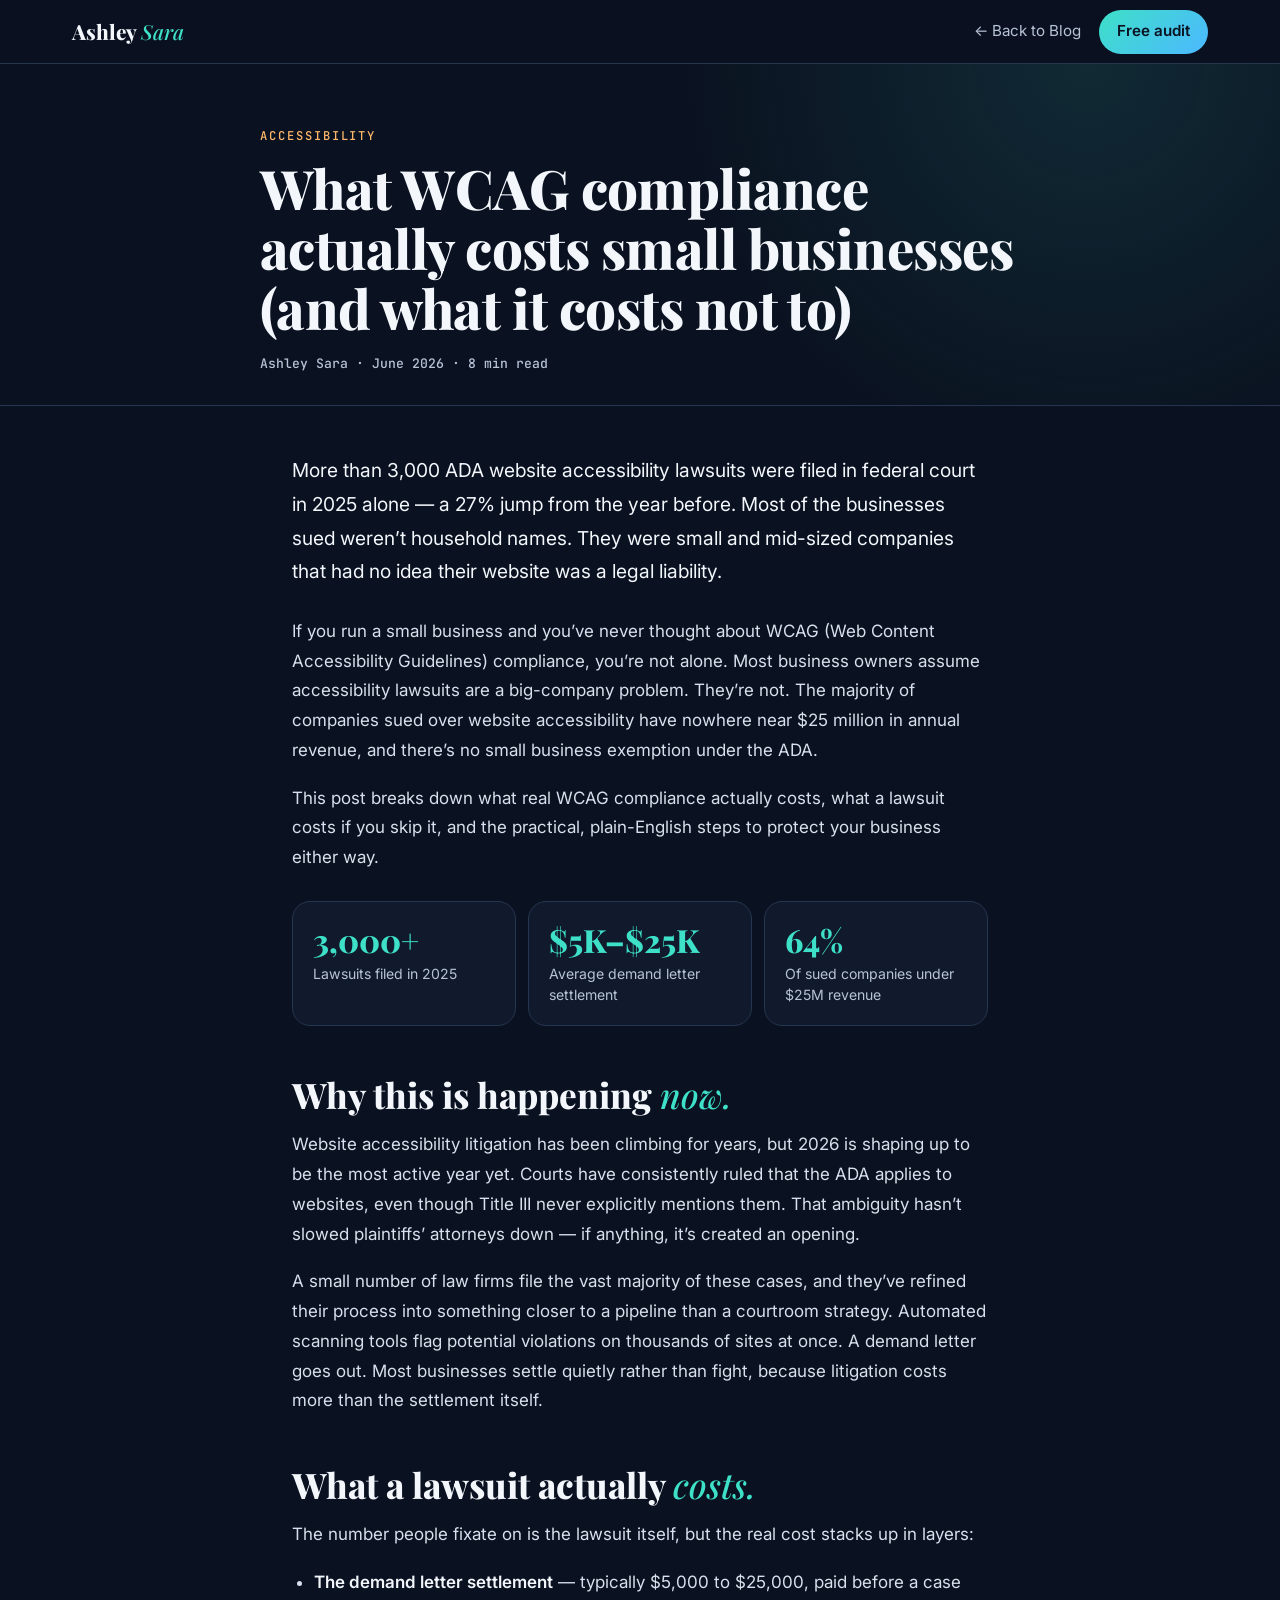
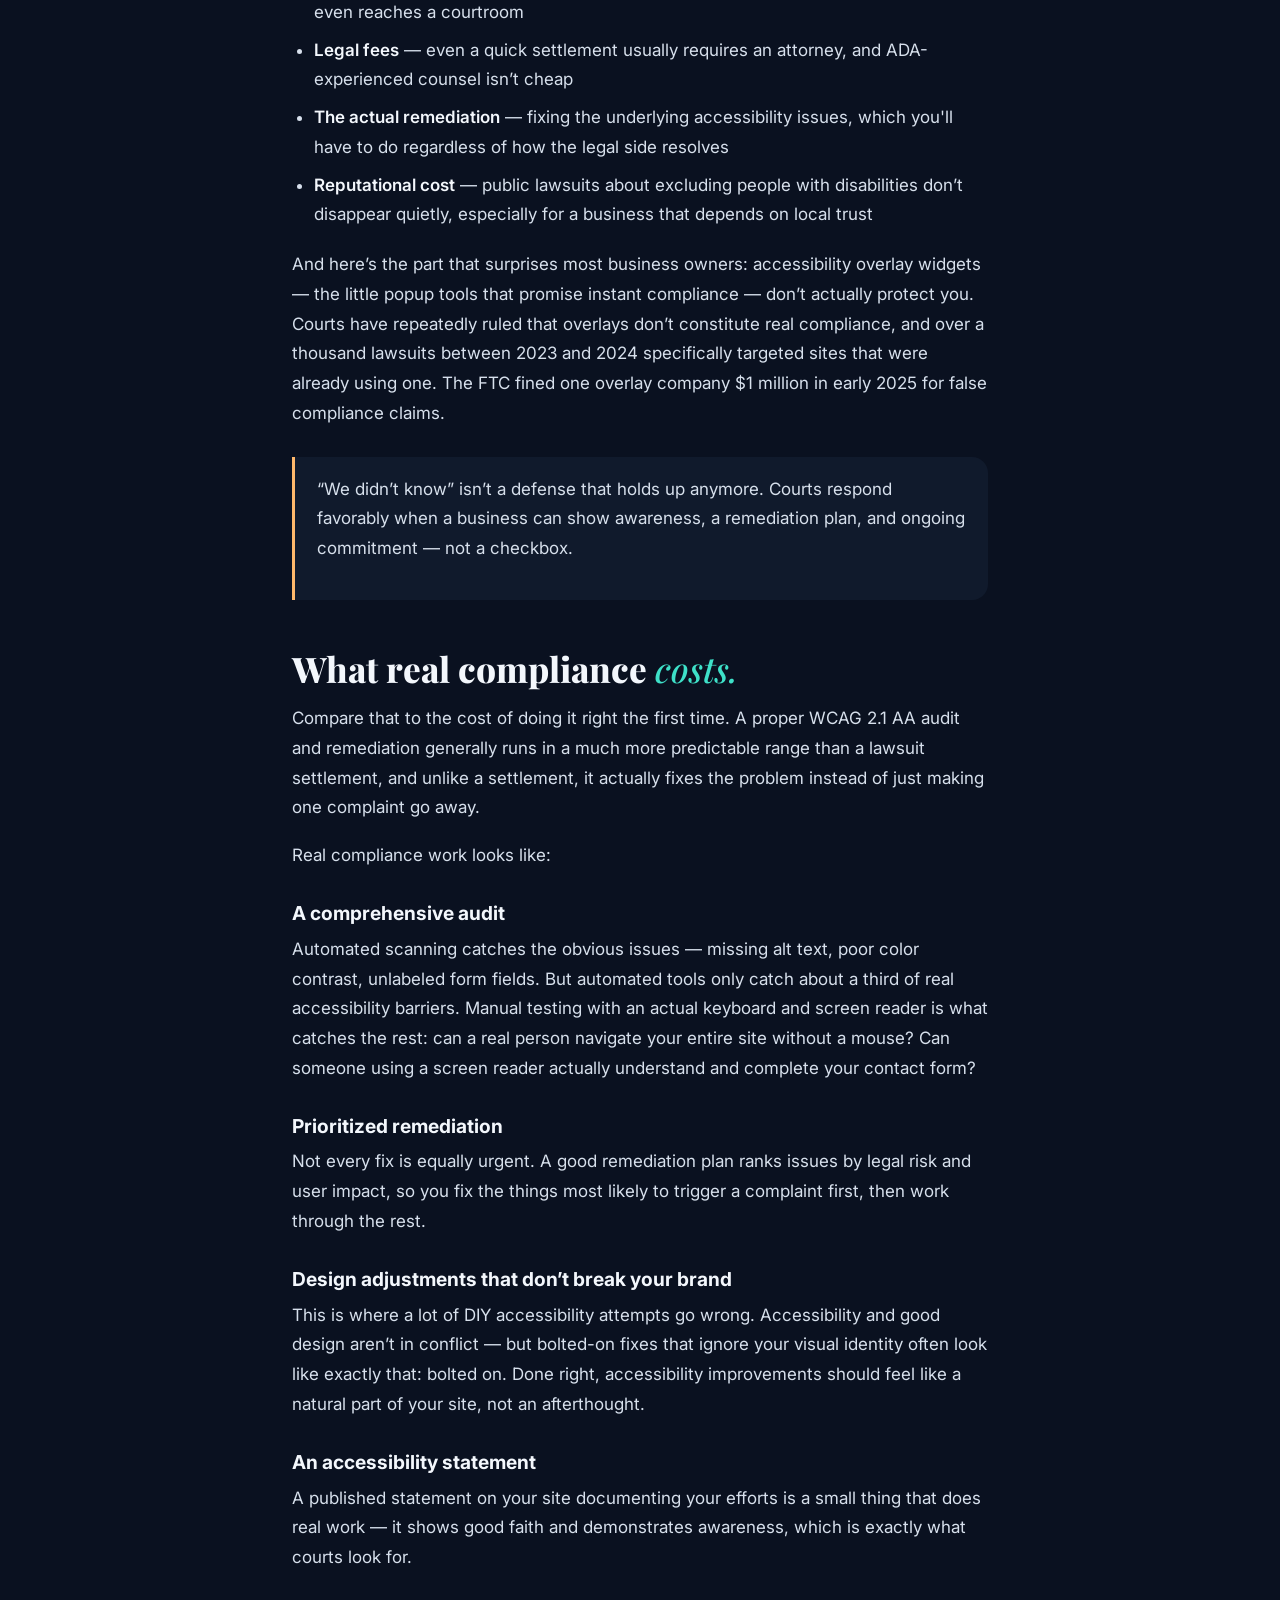
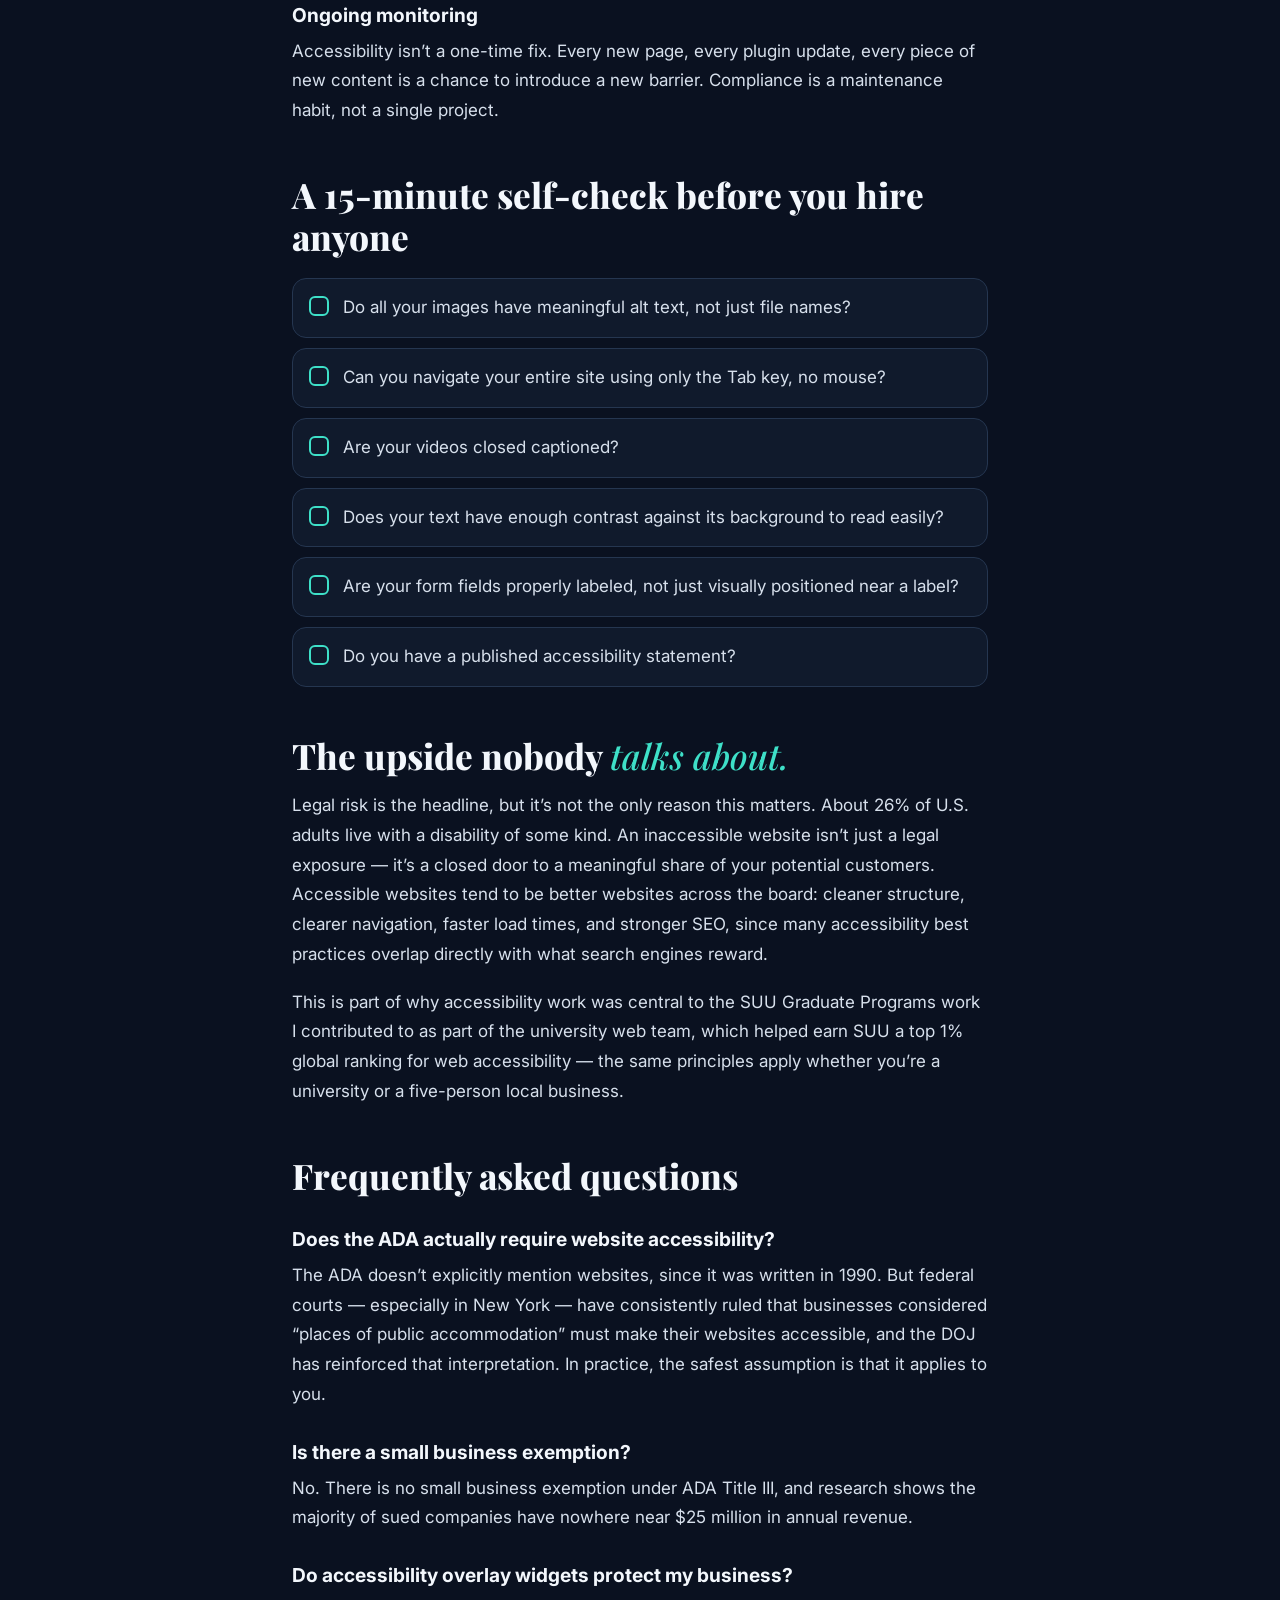
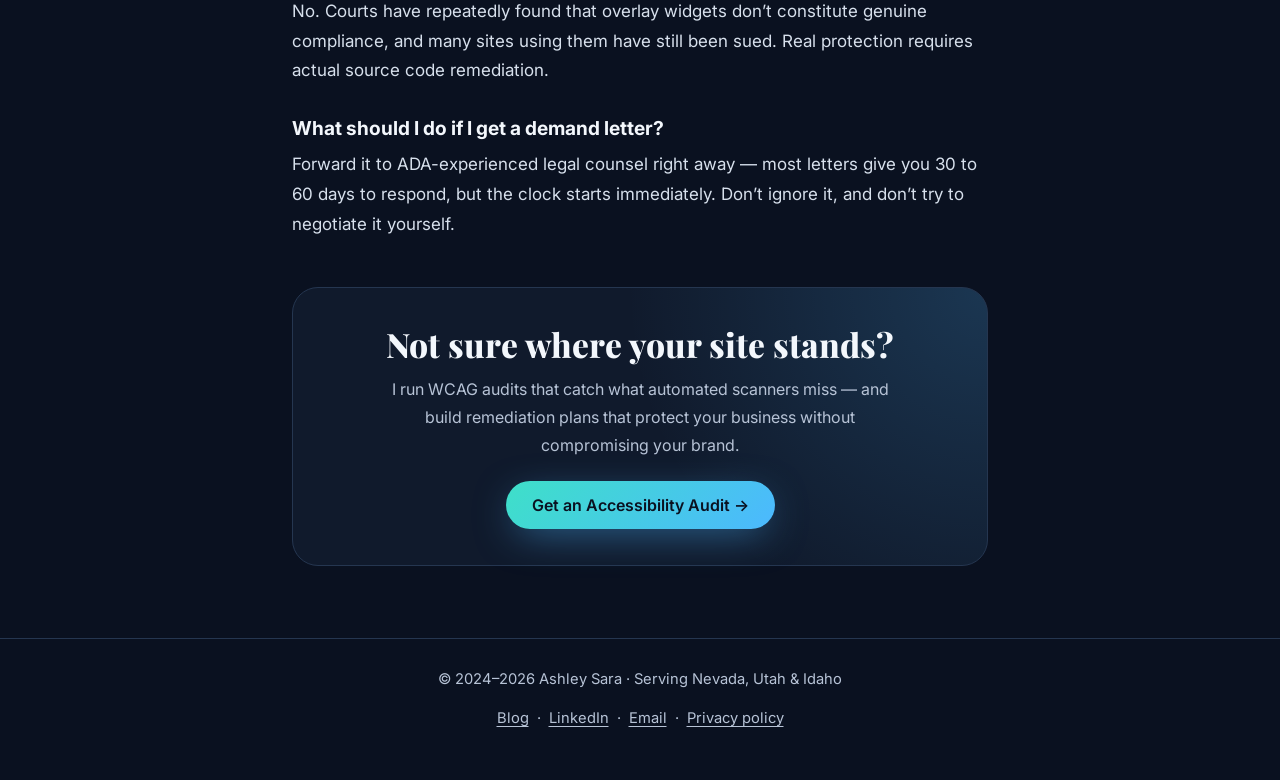
<file: blog-wcag-compliance-cost.html>
<!DOCTYPE html>
<html lang="en">
<head>
<meta charset="UTF-8"/>
<meta name="viewport" content="width=device-width, initial-scale=1.0"/>
<title>What WCAG Compliance Actually Costs Small Businesses | Ashley Sara</title>
<meta name="description" content="ADA website lawsuits are surging in 2026. Here's what WCAG compliance really costs small businesses — and what it costs not to comply."/>
<meta name="robots" content="index, follow"/>
<link rel="canonical" href="https://ashley-sara.com/blog-wcag-compliance-cost.html"/>
<meta property="og:title" content="What WCAG Compliance Actually Costs Small Businesses"/>
<meta property="og:description" content="ADA website lawsuits are surging in 2026. Here's what WCAG compliance really costs small businesses — and what it costs not to comply."/>
<meta property="og:type" content="article"/>
<meta property="og:url" content="https://ashley-sara.com/blog-wcag-compliance-cost.html"/>
<meta name="twitter:card" content="summary_large_image"/>
<meta name="twitter:title" content="What WCAG Compliance Actually Costs Small Businesses"/>
<meta name="twitter:description" content="ADA website lawsuits are surging in 2026. Here's what WCAG compliance really costs — and what it costs not to comply."/>

<script type="application/ld+json">
{
  "@context":"https://schema.org",
  "@type":"Article",
  "headline":"What WCAG Compliance Actually Costs Small Businesses (And What It Costs Not To)",
  "description":"ADA website lawsuits are surging in 2026. Here's what WCAG compliance really costs small businesses — and what it costs not to comply.",
  "author":{"@type":"Person","name":"Ashley Sara","url":"https://ashley-sara.com"},
  "publisher":{"@type":"Organization","name":"Ashley Sara Marketing","url":"https://ashley-sara.com"},
  "mainEntityOfPage":"https://ashley-sara.com/blog-wcag-compliance-cost.html",
  "datePublished":"2026-06-16"
}
</script>

<link rel="preconnect" href="https://fonts.googleapis.com"/>
<link rel="preconnect" href="https://fonts.gstatic.com" crossorigin/>
<link href="https://fonts.googleapis.com/css2?family=Inter:wght@400;500;600;700&family=JetBrains+Mono:wght@400;500&family=Playfair+Display:ital,wght@0,700;0,800;1,500&display=swap" rel="stylesheet"/>
<meta name="color-scheme" content="dark"/>
<meta name="theme-color" content="#0a1120"/>
<script async src="https://www.googletagmanager.com/gtag/js?id=G-TH5GTVZGSG"></script>
<script>
  window.dataLayer=window.dataLayer||[];
  function gtag(){dataLayer.push(arguments);}
  gtag('js',new Date());
  gtag('config','G-TH5GTVZGSG');
</script>
<link rel="icon" href="favicon.ico" sizes="any"/>
<link rel="stylesheet" href="interior.css"/>
</head>
<body>
<a class="skip" href="#main">Skip to main content</a>

<nav>
  <a href="https://ashley-sara.com" class="logo">Ashley <em>Sara</em></a>
  <div class="nav-right">
  <a href="https://ashley-sara.com/#blog" class="back-link">← Back to Blog</a>
  <a href="https://calendly.com/ashleysara/30min" class="nav-cta" target="_blank" rel="noopener">Free audit<span class="sr-only"> (opens in new tab)</span></a>
</div>
</nav>

<main id="main">
<div class="post-hero">
  <span class="post-cat">Accessibility</span>
  <h1 class="post-title">What WCAG compliance actually costs small businesses<br>(and what it costs not to)</h1>
  <p class="post-meta">Ashley Sara &middot; June 2026 &middot; 8 min read</p>
</div>

<article class="post-body">

<p class="lede">More than 3,000 ADA website accessibility lawsuits were filed in federal court in 2025 alone &mdash; a 27% jump from the year before. Most of the businesses sued weren&rsquo;t household names. They were small and mid-sized companies that had no idea their website was a legal liability.</p>

<p>If you run a small business and you&rsquo;ve never thought about WCAG (Web Content Accessibility Guidelines) compliance, you&rsquo;re not alone. Most business owners assume accessibility lawsuits are a big-company problem. They&rsquo;re not. The majority of companies sued over website accessibility have nowhere near $25 million in annual revenue, and there&rsquo;s no small business exemption under the ADA.</p>

<p>This post breaks down what real WCAG compliance actually costs, what a lawsuit costs if you skip it, and the practical, plain-English steps to protect your business either way.</p>

<div class="stat-callout">
  <div class="stat-box"><p class="stat-box-n">3,000+</p><p class="stat-box-l">Lawsuits filed in 2025</p></div>
  <div class="stat-box"><p class="stat-box-n">$5K&ndash;$25K</p><p class="stat-box-l">Average demand letter settlement</p></div>
  <div class="stat-box"><p class="stat-box-n">64%</p><p class="stat-box-l">Of sued companies under $25M revenue</p></div>
</div>

<h2>Why this is happening <em>now.</em></h2>
<p>Website accessibility litigation has been climbing for years, but 2026 is shaping up to be the most active year yet. Courts have consistently ruled that the ADA applies to websites, even though Title III never explicitly mentions them. That ambiguity hasn&rsquo;t slowed plaintiffs&rsquo; attorneys down &mdash; if anything, it&rsquo;s created an opening.</p>
<p>A small number of law firms file the vast majority of these cases, and they&rsquo;ve refined their process into something closer to a pipeline than a courtroom strategy. Automated scanning tools flag potential violations on thousands of sites at once. A demand letter goes out. Most businesses settle quietly rather than fight, because litigation costs more than the settlement itself.</p>

<h2>What a lawsuit actually <em>costs.</em></h2>
<p>The number people fixate on is the lawsuit itself, but the real cost stacks up in layers:</p>

<ul>
  <li><strong>The demand letter settlement</strong> &mdash; typically $5,000 to $25,000, paid before a case even reaches a courtroom</li>
  <li><strong>Legal fees</strong> &mdash; even a quick settlement usually requires an attorney, and ADA-experienced counsel isn&rsquo;t cheap</li>
  <li><strong>The actual remediation</strong> &mdash; fixing the underlying accessibility issues, which you'll have to do regardless of how the legal side resolves</li>
  <li><strong>Reputational cost</strong> &mdash; public lawsuits about excluding people with disabilities don&rsquo;t disappear quietly, especially for a business that depends on local trust</li>
</ul>

<p>And here&rsquo;s the part that surprises most business owners: accessibility overlay widgets &mdash; the little popup tools that promise instant compliance &mdash; don&rsquo;t actually protect you. Courts have repeatedly ruled that overlays don&rsquo;t constitute real compliance, and over a thousand lawsuits between 2023 and 2024 specifically targeted sites that were already using one. The FTC fined one overlay company $1 million in early 2025 for false compliance claims.</p>

<div class="callout-box">
  <p>&ldquo;We didn&rsquo;t know&rdquo; isn&rsquo;t a defense that holds up anymore. Courts respond favorably when a business can show awareness, a remediation plan, and ongoing commitment &mdash; not a checkbox.</p>
</div>

<h2>What real compliance <em>costs.</em></h2>
<p>Compare that to the cost of doing it right the first time. A proper WCAG 2.1 AA audit and remediation generally runs in a much more predictable range than a lawsuit settlement, and unlike a settlement, it actually fixes the problem instead of just making one complaint go away.</p>
<p>Real compliance work looks like:</p>

<h3>A comprehensive audit</h3>
<p>Automated scanning catches the obvious issues &mdash; missing alt text, poor color contrast, unlabeled form fields. But automated tools only catch about a third of real accessibility barriers. Manual testing with an actual keyboard and screen reader is what catches the rest: can a real person navigate your entire site without a mouse? Can someone using a screen reader actually understand and complete your contact form?</p>

<h3>Prioritized remediation</h3>
<p>Not every fix is equally urgent. A good remediation plan ranks issues by legal risk and user impact, so you fix the things most likely to trigger a complaint first, then work through the rest.</p>

<h3>Design adjustments that don&rsquo;t break your brand</h3>
<p>This is where a lot of DIY accessibility attempts go wrong. Accessibility and good design aren&rsquo;t in conflict &mdash; but bolted-on fixes that ignore your visual identity often look like exactly that: bolted on. Done right, accessibility improvements should feel like a natural part of your site, not an afterthought.</p>

<h3>An accessibility statement</h3>
<p>A published statement on your site documenting your efforts is a small thing that does real work &mdash; it shows good faith and demonstrates awareness, which is exactly what courts look for.</p>

<h3>Ongoing monitoring</h3>
<p>Accessibility isn&rsquo;t a one-time fix. Every new page, every plugin update, every piece of new content is a chance to introduce a new barrier. Compliance is a maintenance habit, not a single project.</p>

<h2>A 15-minute self-check before you hire anyone</h2>
<div class="checklist">
  <div class="checklist-item"><span class="check-dot"></span><span>Do all your images have meaningful alt text, not just file names?</span></div>
  <div class="checklist-item"><span class="check-dot"></span><span>Can you navigate your entire site using only the Tab key, no mouse?</span></div>
  <div class="checklist-item"><span class="check-dot"></span><span>Are your videos closed captioned?</span></div>
  <div class="checklist-item"><span class="check-dot"></span><span>Does your text have enough contrast against its background to read easily?</span></div>
  <div class="checklist-item"><span class="check-dot"></span><span>Are your form fields properly labeled, not just visually positioned near a label?</span></div>
  <div class="checklist-item"><span class="check-dot"></span><span>Do you have a published accessibility statement?</span></div>
</div>

<h2>The upside nobody <em>talks about.</em></h2>
<p>Legal risk is the headline, but it&rsquo;s not the only reason this matters. About 26% of U.S. adults live with a disability of some kind. An inaccessible website isn&rsquo;t just a legal exposure &mdash; it&rsquo;s a closed door to a meaningful share of your potential customers. Accessible websites tend to be better websites across the board: cleaner structure, clearer navigation, faster load times, and stronger SEO, since many accessibility best practices overlap directly with what search engines reward.</p>
<p>This is part of why accessibility work was central to the SUU Graduate Programs work I contributed to as part of the university web team, which helped earn SUU a top 1% global ranking for web accessibility &mdash; the same principles apply whether you&rsquo;re a university or a five-person local business.</p>

<h2>Frequently asked questions</h2>
<h3>Does the ADA actually require website accessibility?</h3>
<p>The ADA doesn&rsquo;t explicitly mention websites, since it was written in 1990. But federal courts &mdash; especially in New York &mdash; have consistently ruled that businesses considered &ldquo;places of public accommodation&rdquo; must make their websites accessible, and the DOJ has reinforced that interpretation. In practice, the safest assumption is that it applies to you.</p>
<h3>Is there a small business exemption?</h3>
<p>No. There is no small business exemption under ADA Title III, and research shows the majority of sued companies have nowhere near $25 million in annual revenue.</p>
<h3>Do accessibility overlay widgets protect my business?</h3>
<p>No. Courts have repeatedly found that overlay widgets don&rsquo;t constitute genuine compliance, and many sites using them have still been sued. Real protection requires actual source code remediation.</p>
<h3>What should I do if I get a demand letter?</h3>
<p>Forward it to ADA-experienced legal counsel right away &mdash; most letters give you 30 to 60 days to respond, but the clock starts immediately. Don&rsquo;t ignore it, and don&rsquo;t try to negotiate it yourself.</p>

<div class="cta-box">
  <h3>Not sure where your site stands?</h3>
  <p>I run WCAG audits that catch what automated scanners miss &mdash; and build remediation plans that protect your business without compromising your brand.</p>
  <a href="https://ashley-sara.com/#contact" class="btn-fill">Get an Accessibility Audit →</a>
</div>

</article>

</main>

<footer>
  <p style="margin:0 0 6px">© 2024–2026 Ashley Sara · Serving Nevada, Utah &amp; Idaho</p>
  <a href="https://ashley-sara.com/#blog">Blog</a> · <a href="https://www.linkedin.com/in/ashley-fekay/" target="_blank" rel="noopener">LinkedIn<span class="sr-only"> (opens in new tab)</span></a> · <a href="mailto:connect@ashley-sara.com">Email</a> · <a href="privacy-policy.html">Privacy policy</a>
</footer>

</body>
</html>
</file>
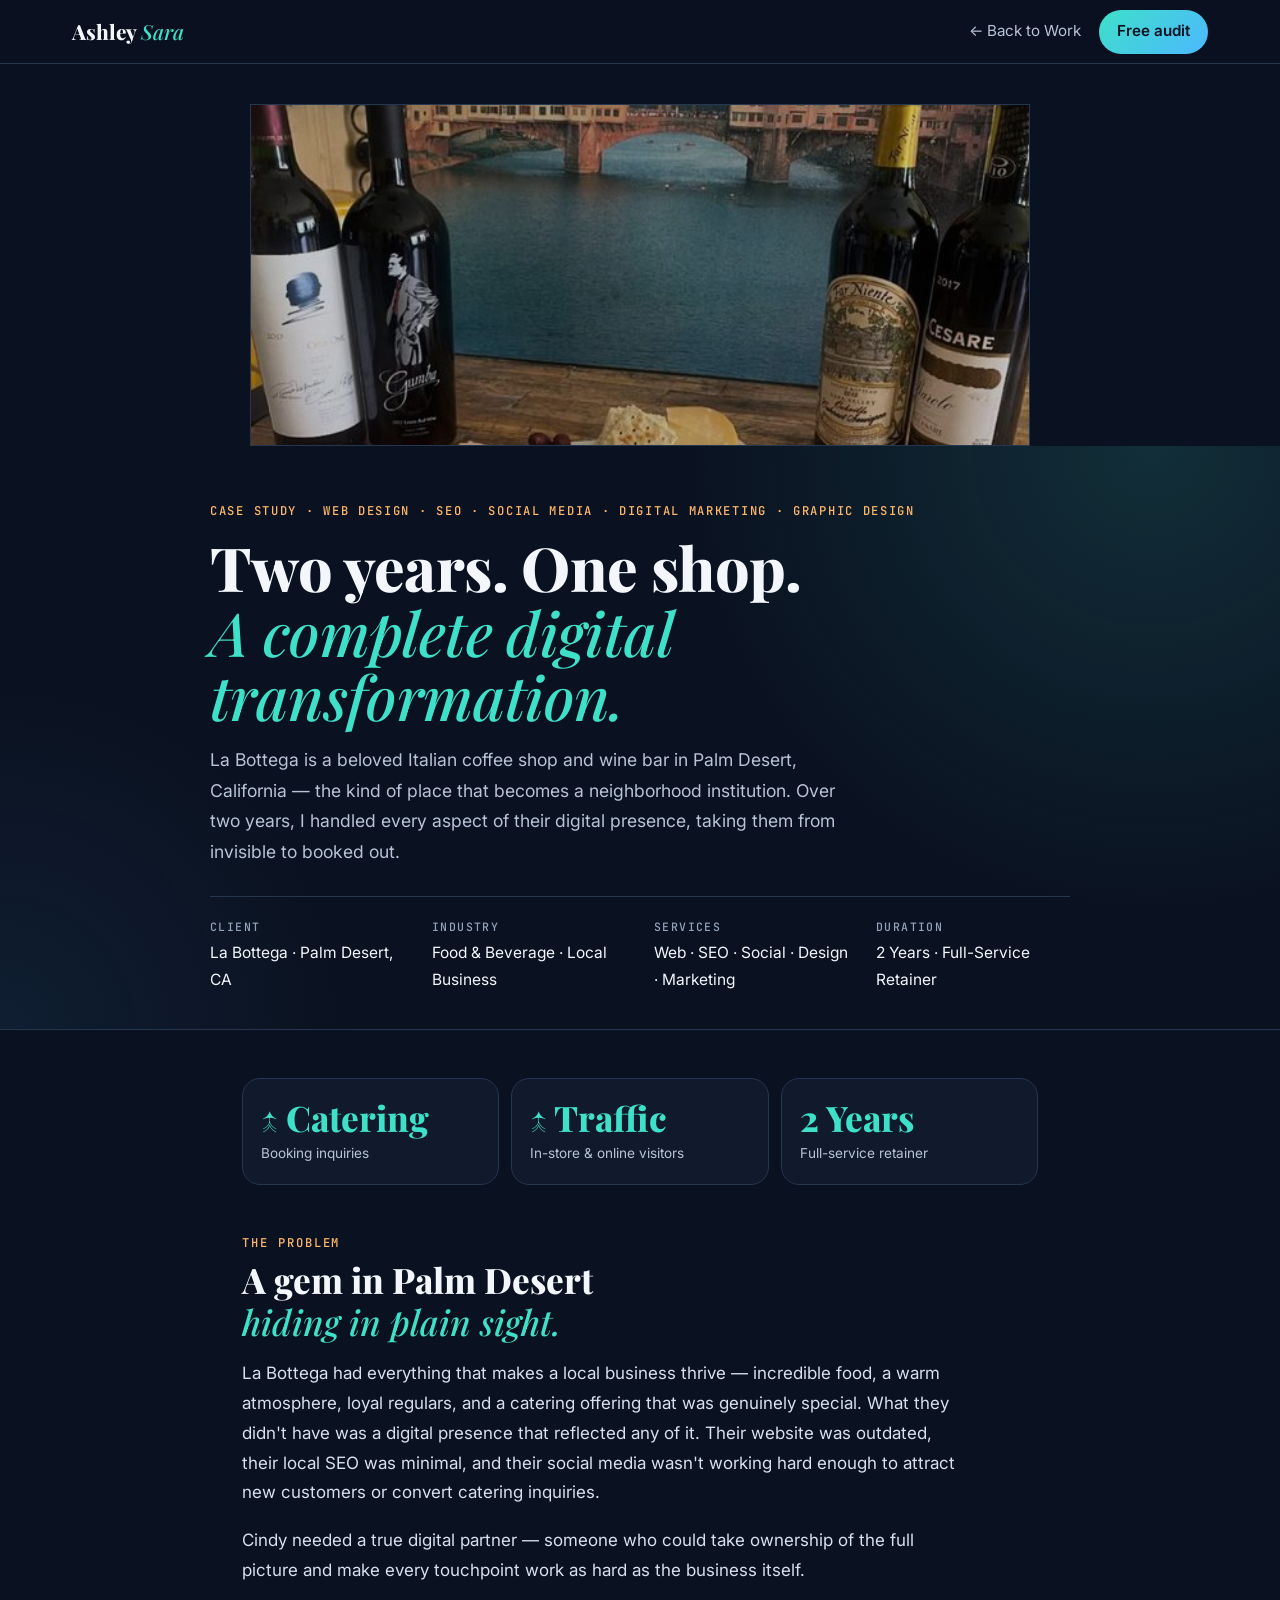
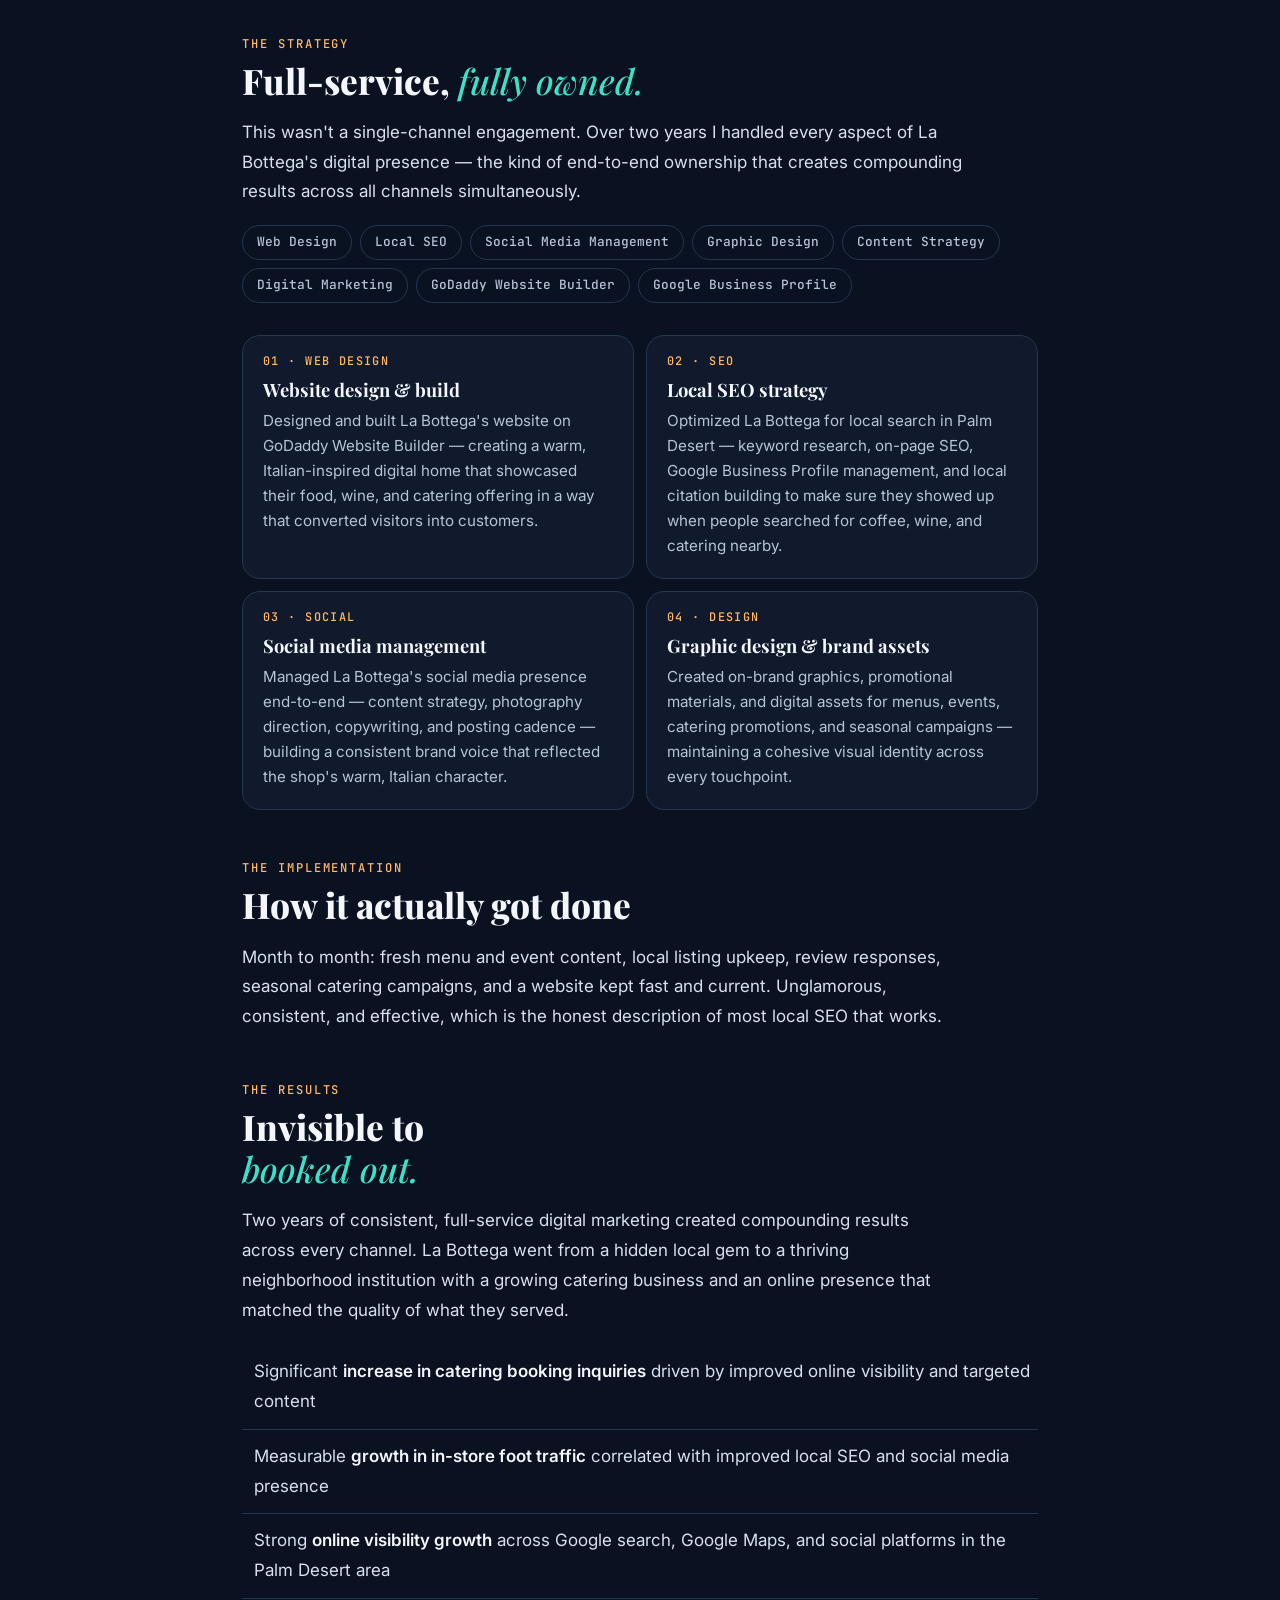
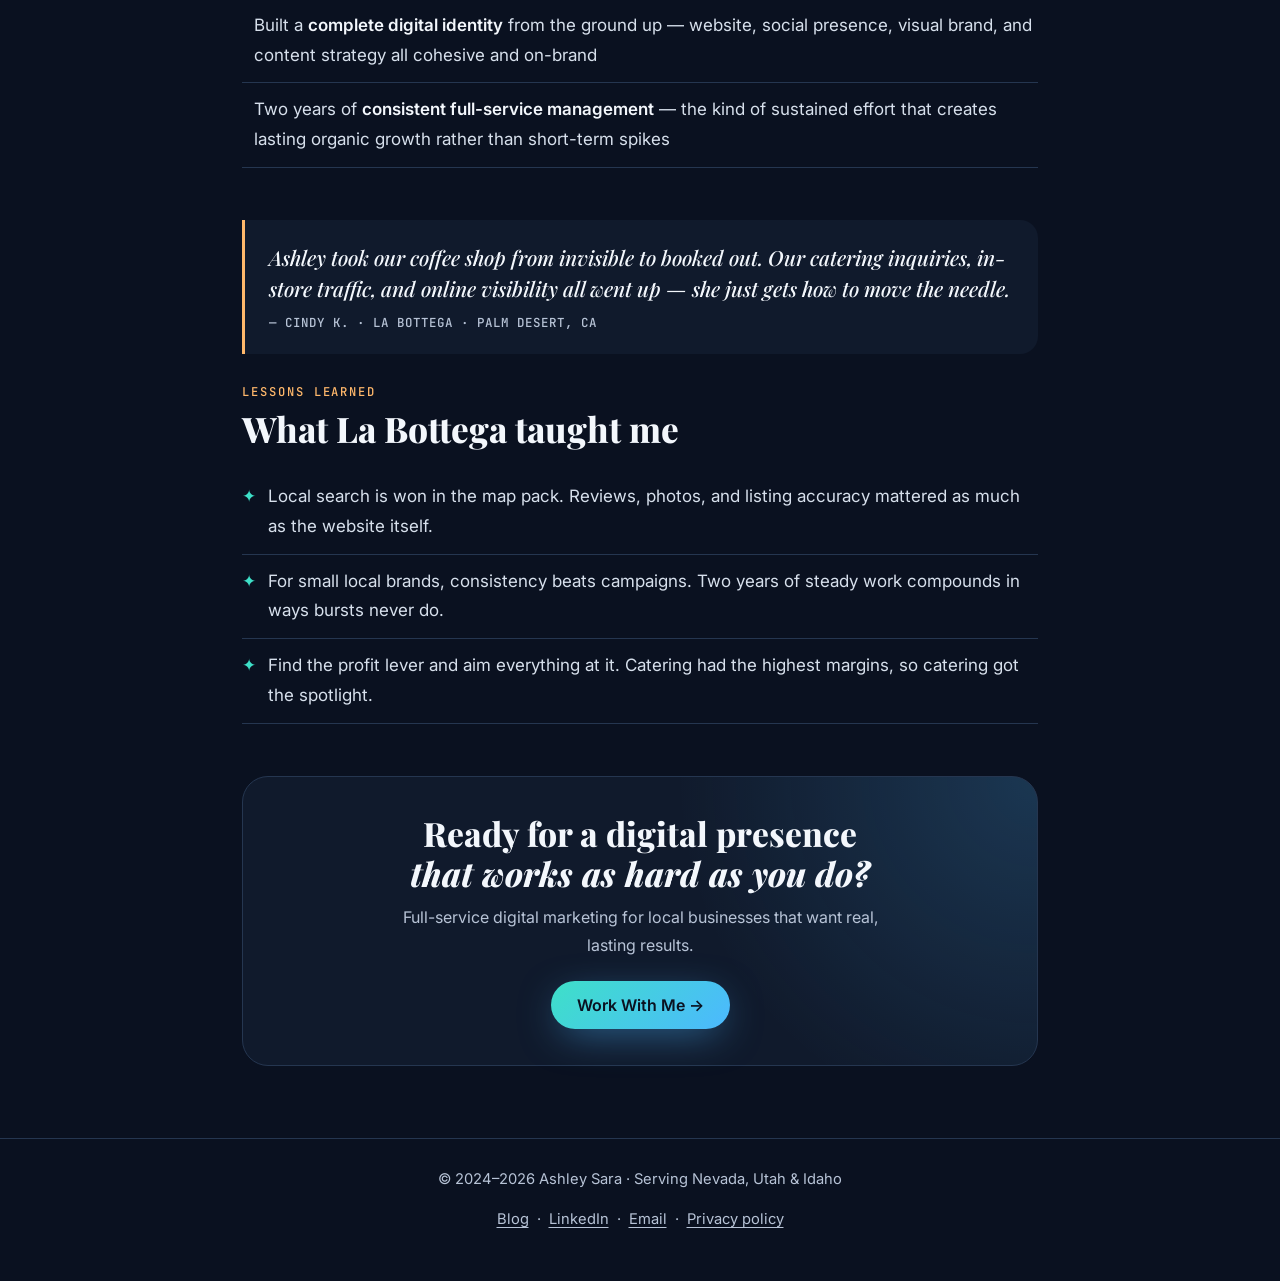
<file: case-study-la-bottega.html>
<!DOCTYPE html>
<html lang="en">
<head>
  <meta charset="UTF-8"/>
  <meta name="viewport" content="width=device-width, initial-scale=1.0"/>
  <title>La Bottega Case Study | Ashley Sara</title>
  <meta name="description" content="How Ashley Sara grew La Bottega's catering bookings, in-store traffic, and online visibility through 2 years of web design, SEO, social media, and full-service digital marketing."/>
  <meta name="robots" content="index, follow"/>
  <link rel="canonical" href="https://ashley-sara.com/case-study-la-bottega.html"/>
  <link rel="preconnect" href="https://fonts.googleapis.com"/>
  <link rel="preconnect" href="https://fonts.gstatic.com" crossorigin/>
  <link href="https://fonts.googleapis.com/css2?family=Inter:wght@400;500;600;700&family=JetBrains+Mono:wght@400;500&family=Playfair+Display:ital,wght@0,700;0,800;1,500&display=swap" rel="stylesheet"/>
  <meta name="color-scheme" content="dark"/>
<meta name="theme-color" content="#0a1120"/>
<script async src="https://www.googletagmanager.com/gtag/js?id=G-TH5GTVZGSG"></script>
<script>
  window.dataLayer=window.dataLayer||[];
  function gtag(){dataLayer.push(arguments);}
  gtag('js',new Date());
  gtag('config','G-TH5GTVZGSG');
</script>
<link rel="icon" href="favicon.ico" sizes="any"/>
<link rel="stylesheet" href="interior.css"/>
</head>
<body>
<a class="skip" href="#main">Skip to main content</a>

<nav>
  <a href="https://ashley-sara.com" class="logo">Ashley <em>Sara</em></a>
  <div class="nav-right">
  <a href="https://ashley-sara.com/#work" class="back-link">← Back to Work</a>
  <a href="https://calendly.com/ashleysara/30min" class="nav-cta" target="_blank" rel="noopener">Free audit<span class="sr-only"> (opens in new tab)</span></a>
</div>
</nav>

<!-- HERO IMAGE BOX -->
<div style="max-width:860px;margin:2.5rem auto 0;padding:0 2.5rem;">
  <div style="border:1px solid var(--line);overflow:hidden;position:relative;">
    <img src="la-bottega-hero.jpg" alt="Charcuterie board and fine wines at La Bottega Italian coffee shop in Palm Desert, California" style="width:100%;height:340px;object-fit:cover;object-position:center 40%;display:block;filter:brightness(.8);" loading="lazy" decoding="async"/>
  </div>
</div>

<main id="main">
<div class="cs-hero">
  <p class="cs-eyebrow">Case Study · Web Design · SEO · Social Media · Digital Marketing · Graphic Design</p>
  <h1 class="cs-title">Two years. One shop.<br><em>A complete digital transformation.</em></h1>
  <p class="cs-subtitle">La Bottega is a beloved Italian coffee shop and wine bar in Palm Desert, California — the kind of place that becomes a neighborhood institution. Over two years, I handled every aspect of their digital presence, taking them from invisible to booked out.</p>
  <div class="cs-meta">
    <div class="cs-meta-item">
      <p class="cs-meta-label">Client</p>
      <p class="cs-meta-val">La Bottega · Palm Desert, CA</p>
    </div>
    <div class="cs-meta-item">
      <p class="cs-meta-label">Industry</p>
      <p class="cs-meta-val">Food & Beverage · Local Business</p>
    </div>
    <div class="cs-meta-item">
      <p class="cs-meta-label">Services</p>
      <p class="cs-meta-val">Web · SEO · Social · Design · Marketing</p>
    </div>
    <div class="cs-meta-item">
      <p class="cs-meta-label">Duration</p>
      <p class="cs-meta-val">2 Years · Full-Service Retainer</p>
    </div>
  </div>
</div>

<div class="cs-body">

  <div class="cs-stats">
    <div class="cs-stat">
      <p class="cs-stat-n">↑ Catering</p>
      <p class="cs-stat-l">Booking inquiries</p>
    </div>
    <div class="cs-stat">
      <p class="cs-stat-n">↑ Traffic</p>
      <p class="cs-stat-l">In-store & online visitors</p>
    </div>
    <div class="cs-stat">
      <p class="cs-stat-n">2 Years</p>
      <p class="cs-stat-l">Full-service retainer</p>
    </div>
  </div>

  <!-- CHALLENGE -->
  <div class="cs-section">
    <p class="cs-section-tag">The Problem</p>
    <h2 class="cs-section-title">A gem in Palm Desert<br><em>hiding in plain sight.</em></h2>
    <p class="cs-p">La Bottega had everything that makes a local business thrive — incredible food, a warm atmosphere, loyal regulars, and a catering offering that was genuinely special. What they didn't have was a digital presence that reflected any of it. Their website was outdated, their local SEO was minimal, and their social media wasn't working hard enough to attract new customers or convert catering inquiries.</p>
    <p class="cs-p">Cindy needed a true digital partner — someone who could take ownership of the full picture and make every touchpoint work as hard as the business itself.</p>
  </div>

  <!-- SERVICES -->
  <div class="cs-section">
    <p class="cs-section-tag">The Strategy</p>
    <h2 class="cs-section-title">Full-service, <em>fully owned.</em></h2>
    <p class="cs-p">This wasn't a single-channel engagement. Over two years I handled every aspect of La Bottega's digital presence — the kind of end-to-end ownership that creates compounding results across all channels simultaneously.</p>

    <div class="services-strip">
      <span class="service-tag">Web Design</span>
      <span class="service-tag">Local SEO</span>
      <span class="service-tag">Social Media Management</span>
      <span class="service-tag">Graphic Design</span>
      <span class="service-tag">Content Strategy</span>
      <span class="service-tag">Digital Marketing</span>
      <span class="service-tag">GoDaddy Website Builder</span>
      <span class="service-tag">Google Business Profile</span>
    </div>

    <div class="tactics-grid" style="margin-top:2rem;">
      <div class="tactic-card">
        <p class="tactic-num">01 · Web Design</p>
        <p class="tactic-title">Website design & build</p>
        <p class="tactic-desc">Designed and built La Bottega's website on GoDaddy Website Builder — creating a warm, Italian-inspired digital home that showcased their food, wine, and catering offering in a way that converted visitors into customers.</p>
      </div>
      <div class="tactic-card">
        <p class="tactic-num">02 · SEO</p>
        <p class="tactic-title">Local SEO strategy</p>
        <p class="tactic-desc">Optimized La Bottega for local search in Palm Desert — keyword research, on-page SEO, Google Business Profile management, and local citation building to make sure they showed up when people searched for coffee, wine, and catering nearby.</p>
      </div>
      <div class="tactic-card">
        <p class="tactic-num">03 · Social</p>
        <p class="tactic-title">Social media management</p>
        <p class="tactic-desc">Managed La Bottega's social media presence end-to-end — content strategy, photography direction, copywriting, and posting cadence — building a consistent brand voice that reflected the shop's warm, Italian character.</p>
      </div>
      <div class="tactic-card">
        <p class="tactic-num">04 · Design</p>
        <p class="tactic-title">Graphic design & brand assets</p>
        <p class="tactic-desc">Created on-brand graphics, promotional materials, and digital assets for menus, events, catering promotions, and seasonal campaigns — maintaining a cohesive visual identity across every touchpoint.</p>
      </div>
    </div>
  </div>

  <!-- RESULTS -->
  <div class="cs-section">
  <p class="cs-section-tag">The Implementation</p>
  <h2 class="cs-section-title">How it actually got done</h2>
  <p class="cs-p">Month to month: fresh menu and event content, local listing upkeep, review responses, seasonal catering campaigns, and a website kept fast and current. Unglamorous, consistent, and effective, which is the honest description of most local SEO that works.</p>
</div>

<div class="cs-section">
    <p class="cs-section-tag">The Results</p>
    <h2 class="cs-section-title">Invisible to<br><em>booked out.</em></h2>
    <p class="cs-p">Two years of consistent, full-service digital marketing created compounding results across every channel. La Bottega went from a hidden local gem to a thriving neighborhood institution with a growing catering business and an online presence that matched the quality of what they served.</p>
    <ul class="results-list">
      <li><span class="result-dot"></span><span>Significant <strong style="color:var(--parchment)">increase in catering booking inquiries</strong> driven by improved online visibility and targeted content</span></li>
      <li><span class="result-dot"></span><span>Measurable <strong style="color:var(--parchment)">growth in in-store foot traffic</strong> correlated with improved local SEO and social media presence</span></li>
      <li><span class="result-dot"></span><span>Strong <strong style="color:var(--parchment)">online visibility growth</strong> across Google search, Google Maps, and social platforms in the Palm Desert area</span></li>
      <li><span class="result-dot"></span><span>Built a <strong style="color:var(--parchment)">complete digital identity</strong> from the ground up — website, social presence, visual brand, and content strategy all cohesive and on-brand</span></li>
      <li><span class="result-dot"></span><span>Two years of <strong style="color:var(--parchment)">consistent full-service management</strong> — the kind of sustained effort that creates lasting organic growth rather than short-term spikes</span></li>
    </ul>
  </div>

  <!-- QUOTE -->
  <div class="cs-quote">
    <p class="cs-quote-text">Ashley took our coffee shop from invisible to booked out. Our catering inquiries, in-store traffic, and online visibility all went up — she just gets how to move the needle.</p>
    <p class="cs-quote-attr">— Cindy K. · La Bottega · Palm Desert, CA</p>
  </div>

  <!-- CTA -->
  <div class="cs-section">
  <p class="cs-section-tag">Lessons Learned</p>
  <h2 class="cs-section-title">What La Bottega taught me</h2>
  <ul class="results-list">
    <li><span class="result-dot">&#10022;</span><span>Local search is won in the map pack. Reviews, photos, and listing accuracy mattered as much as the website itself.</span></li>
    <li><span class="result-dot">&#10022;</span><span>For small local brands, consistency beats campaigns. Two years of steady work compounds in ways bursts never do.</span></li>
    <li><span class="result-dot">&#10022;</span><span>Find the profit lever and aim everything at it. Catering had the highest margins, so catering got the spotlight.</span></li>
  </ul>
</div>

<div class="cs-cta">
    <p class="cs-cta-title">Ready for a digital presence<br><em>that works as hard as you do?</em></p>
    <p class="cs-cta-sub">Full-service digital marketing for local businesses that want real, lasting results.</p>
    <a href="https://ashley-sara.com/#contact" class="btn-fill">Work With Me →</a>
  </div>

</div>

</main>

<footer>
  <p style="margin:0 0 6px">© 2024–2026 Ashley Sara · Serving Nevada, Utah &amp; Idaho</p>
  <a href="https://ashley-sara.com/#blog">Blog</a> · <a href="https://www.linkedin.com/in/ashley-fekay/" target="_blank" rel="noopener">LinkedIn<span class="sr-only"> (opens in new tab)</span></a> · <a href="mailto:connect@ashley-sara.com">Email</a> · <a href="privacy-policy.html">Privacy policy</a>
</footer>

</body>
</html>
</file>
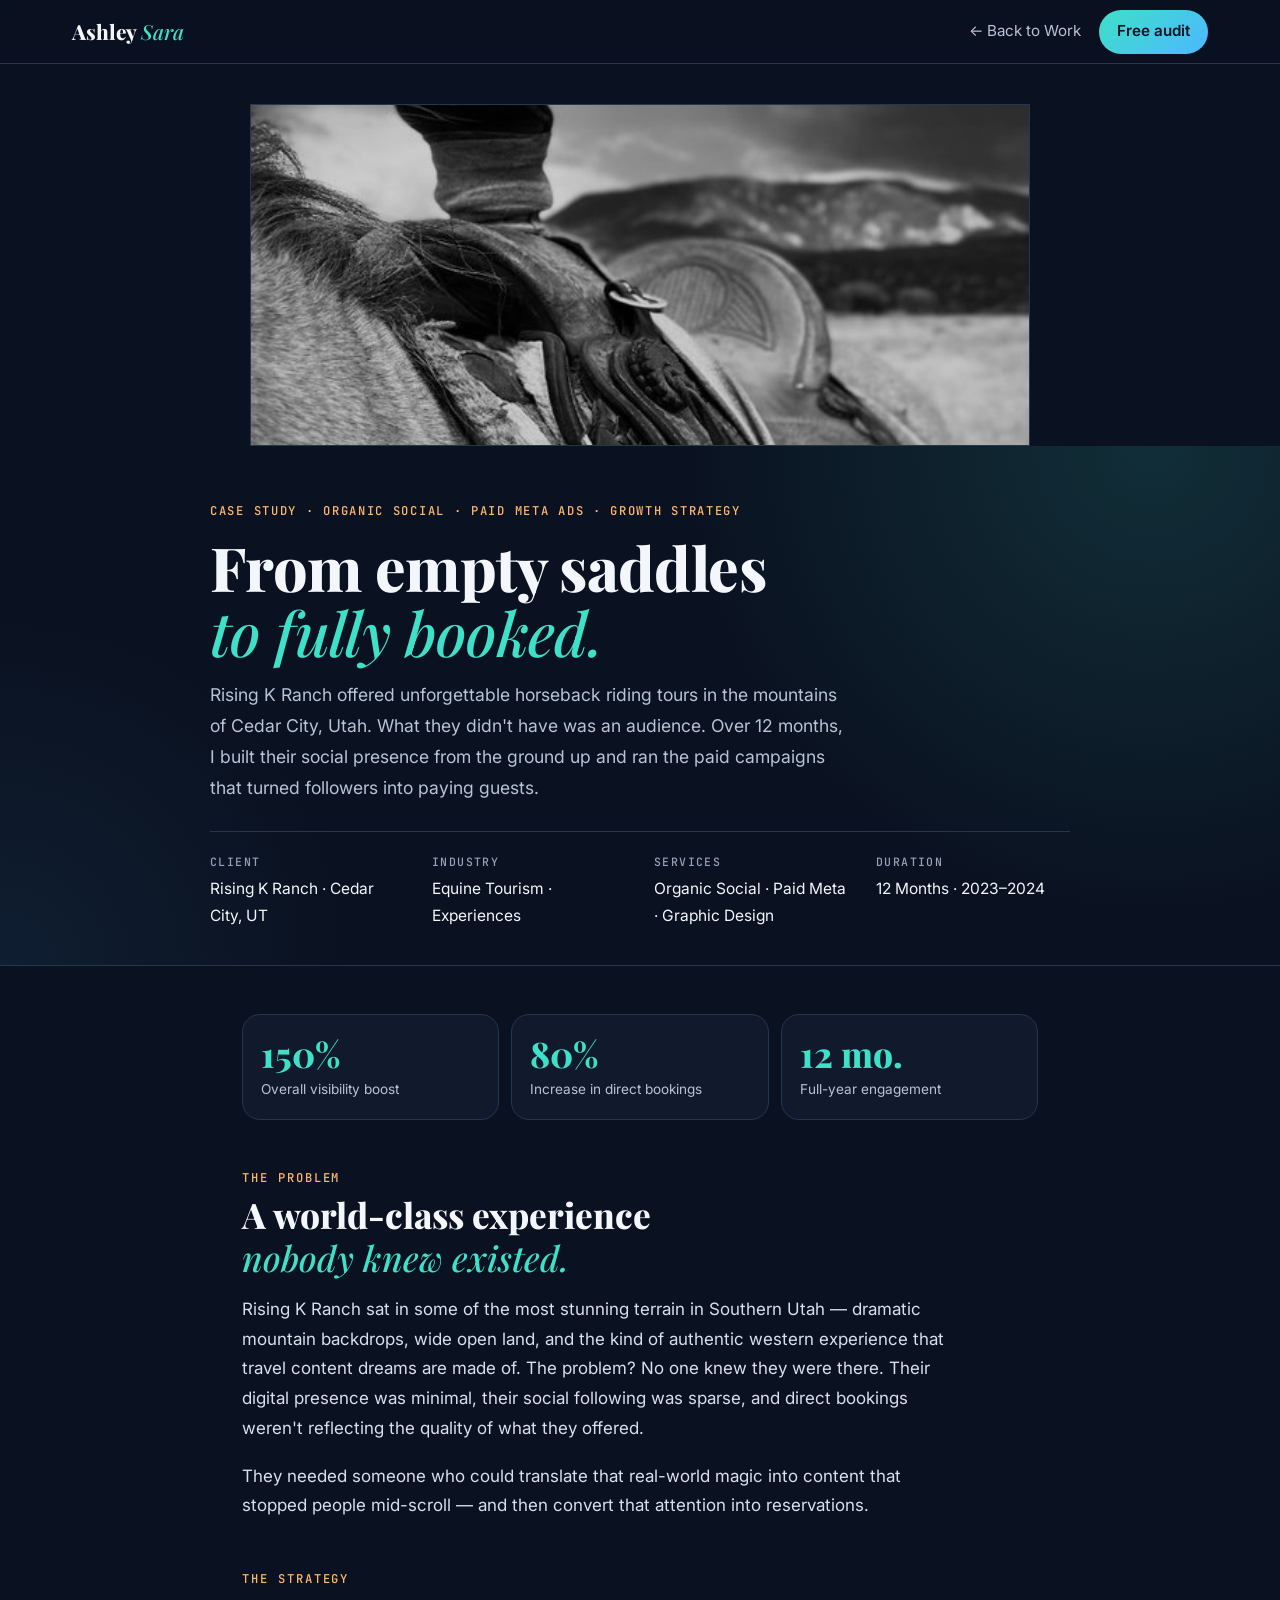
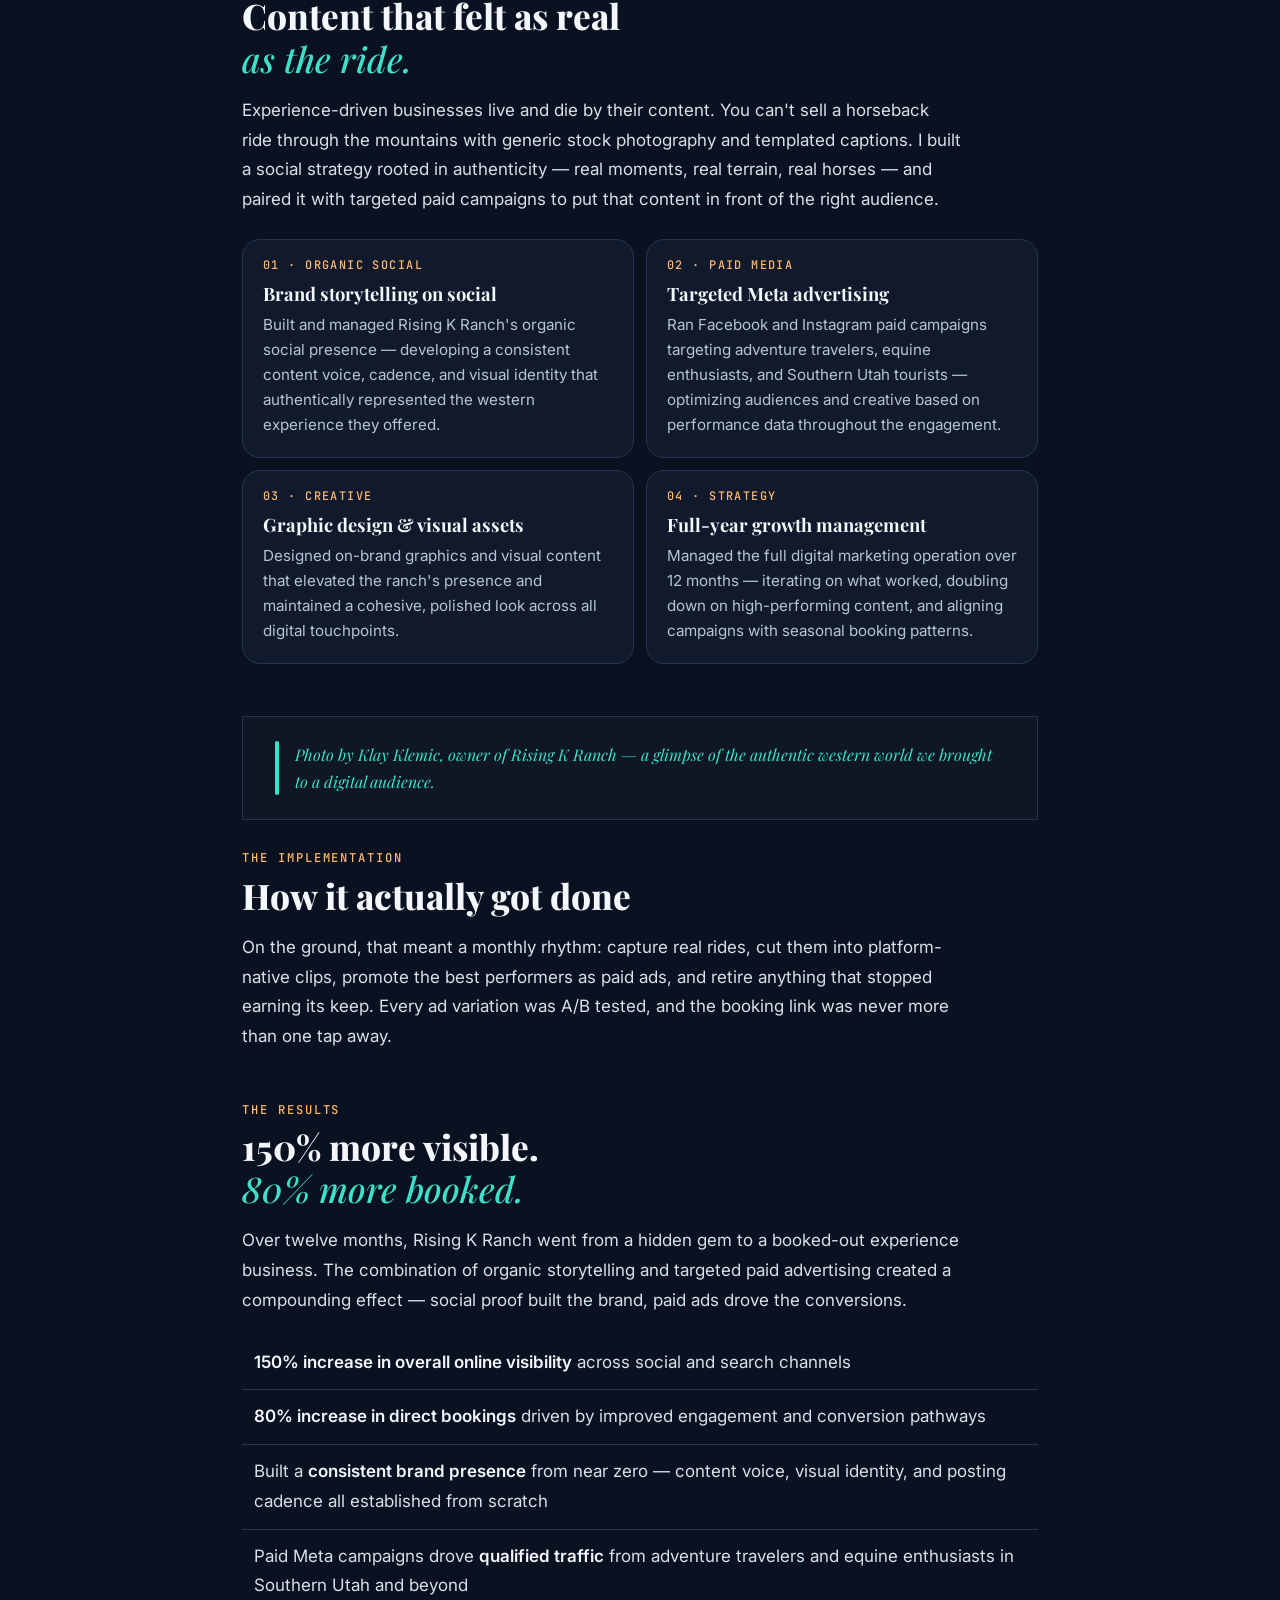
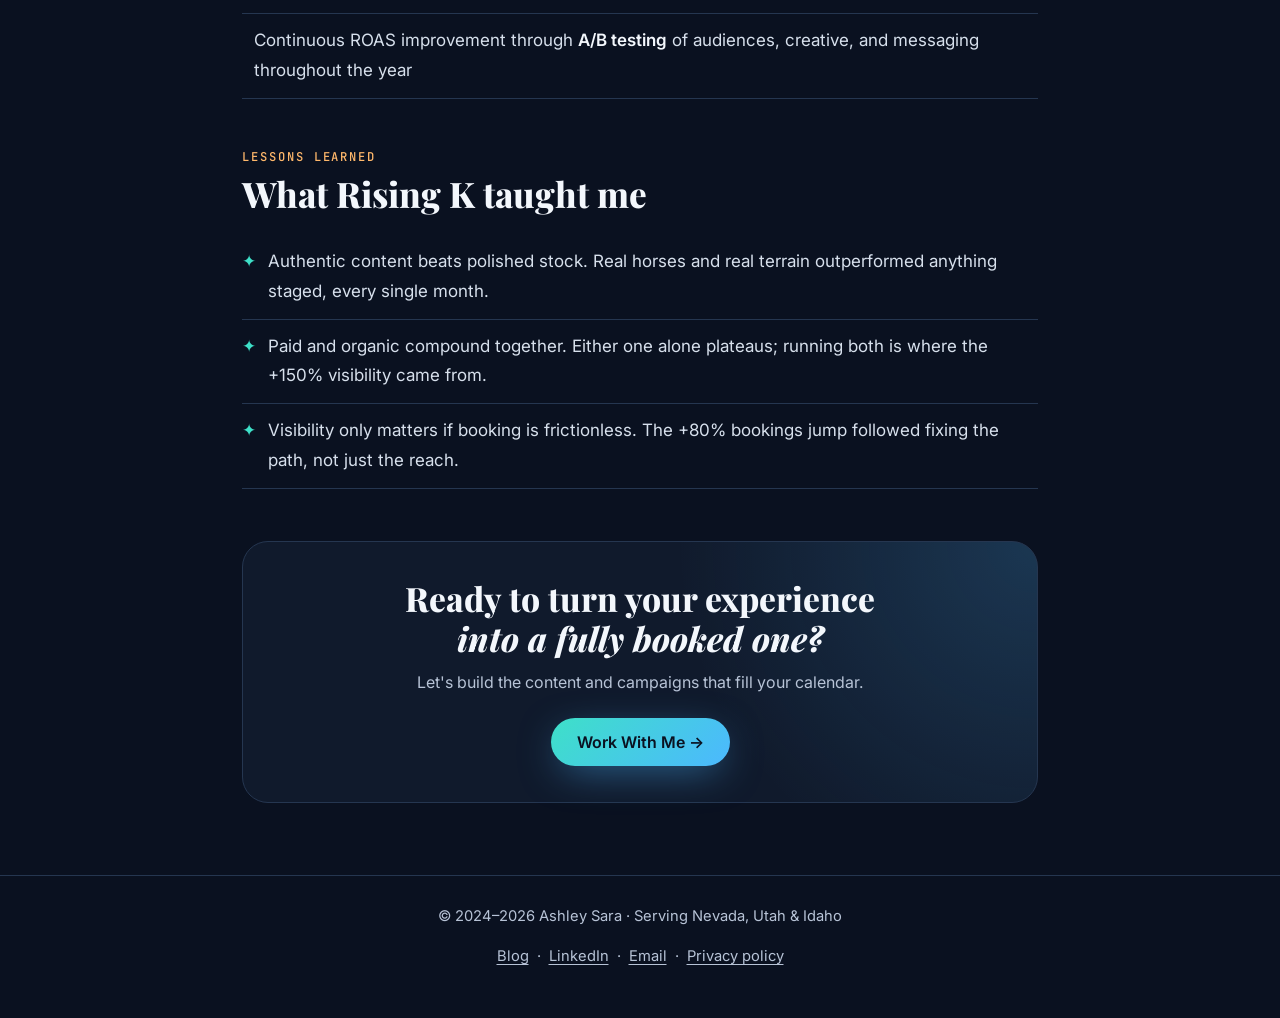
<file: case-study-rising-k.html>
<!DOCTYPE html>
<html lang="en">
<head>
  <meta charset="UTF-8"/>
  <meta name="viewport" content="width=device-width, initial-scale=1.0"/>
  <title>Rising K Ranch Case Study | Ashley Sara</title>
  <meta name="description" content="How Ashley Sara drove a 150% visibility boost and 80% increase in direct bookings for Rising K Ranch through organic social media and paid Meta advertising."/>
  <meta name="robots" content="index, follow"/>
  <link rel="canonical" href="https://ashley-sara.com/case-study-rising-k.html"/>
  <link rel="preconnect" href="https://fonts.googleapis.com"/>
  <link rel="preconnect" href="https://fonts.gstatic.com" crossorigin/>
  <link href="https://fonts.googleapis.com/css2?family=Inter:wght@400;500;600;700&family=JetBrains+Mono:wght@400;500&family=Playfair+Display:ital,wght@0,700;0,800;1,500&display=swap" rel="stylesheet"/>
  <meta name="color-scheme" content="dark"/>
<meta name="theme-color" content="#0a1120"/>
<script async src="https://www.googletagmanager.com/gtag/js?id=G-TH5GTVZGSG"></script>
<script>
  window.dataLayer=window.dataLayer||[];
  function gtag(){dataLayer.push(arguments);}
  gtag('js',new Date());
  gtag('config','G-TH5GTVZGSG');
</script>
<link rel="icon" href="favicon.ico" sizes="any"/>
<link rel="stylesheet" href="interior.css"/>
</head>
<body>
<a class="skip" href="#main">Skip to main content</a>

<nav>
  <a href="https://ashley-sara.com" class="logo">Ashley <em>Sara</em></a>
  <div class="nav-right">
  <a href="https://ashley-sara.com/#work" class="back-link">← Back to Work</a>
  <a href="https://calendly.com/ashleysara/30min" class="nav-cta" target="_blank" rel="noopener">Free audit<span class="sr-only"> (opens in new tab)</span></a>
</div>
</nav>

<!-- HERO IMAGE -->
<!-- HERO IMAGE BOX -->
<div style="max-width:860px;margin:2.5rem auto 0;padding:0 2.5rem;">
  <div style="border:1px solid var(--line);overflow:hidden;position:relative;">
    <img src="rising-k-hero.jpg" alt="Close-up of a western saddle on a horse in Cedar City, Utah mountains" style="width:100%;height:340px;object-fit:cover;object-position:center 40%;display:block;filter:brightness(.8);" loading="lazy" decoding="async"/>
  </div>
</div>

<!-- HERO -->
<main id="main">
<div class="cs-hero">
  <p class="cs-eyebrow">Case Study · Organic Social · Paid Meta Ads · Growth Strategy</p>
  <h1 class="cs-title">From empty saddles<br><em>to fully booked.</em></h1>
  <p class="cs-subtitle">Rising K Ranch offered unforgettable horseback riding tours in the mountains of Cedar City, Utah. What they didn't have was an audience. Over 12 months, I built their social presence from the ground up and ran the paid campaigns that turned followers into paying guests.</p>
  <div class="cs-meta">
    <div class="cs-meta-item">
      <p class="cs-meta-label">Client</p>
      <p class="cs-meta-val">Rising K Ranch · Cedar City, UT</p>
    </div>
    <div class="cs-meta-item">
      <p class="cs-meta-label">Industry</p>
      <p class="cs-meta-val">Equine Tourism · Experiences</p>
    </div>
    <div class="cs-meta-item">
      <p class="cs-meta-label">Services</p>
      <p class="cs-meta-val">Organic Social · Paid Meta · Graphic Design</p>
    </div>
    <div class="cs-meta-item">
      <p class="cs-meta-label">Duration</p>
      <p class="cs-meta-val">12 Months · 2023–2024</p>
    </div>
  </div>
</div>

<!-- BODY -->
<div class="cs-body">

  <div class="cs-stats">
    <div class="cs-stat">
      <p class="cs-stat-n">150%</p>
      <p class="cs-stat-l">Overall visibility boost</p>
    </div>
    <div class="cs-stat">
      <p class="cs-stat-n">80%</p>
      <p class="cs-stat-l">Increase in direct bookings</p>
    </div>
    <div class="cs-stat">
      <p class="cs-stat-n">12 mo.</p>
      <p class="cs-stat-l">Full-year engagement</p>
    </div>
  </div>

  <!-- CHALLENGE -->
  <div class="cs-section">
    <p class="cs-section-tag">The Problem</p>
    <h2 class="cs-section-title">A world-class experience<br><em>nobody knew existed.</em></h2>
    <p class="cs-p">Rising K Ranch sat in some of the most stunning terrain in Southern Utah — dramatic mountain backdrops, wide open land, and the kind of authentic western experience that travel content dreams are made of. The problem? No one knew they were there. Their digital presence was minimal, their social following was sparse, and direct bookings weren't reflecting the quality of what they offered.</p>
    <p class="cs-p">They needed someone who could translate that real-world magic into content that stopped people mid-scroll — and then convert that attention into reservations.</p>
  </div>

  <!-- APPROACH -->
  <div class="cs-section">
    <p class="cs-section-tag">The Strategy</p>
    <h2 class="cs-section-title">Content that felt as real<br><em>as the ride.</em></h2>
    <p class="cs-p">Experience-driven businesses live and die by their content. You can't sell a horseback ride through the mountains with generic stock photography and templated captions. I built a social strategy rooted in authenticity — real moments, real terrain, real horses — and paired it with targeted paid campaigns to put that content in front of the right audience.</p>

    <div class="tactics-grid">
      <div class="tactic-card">
        <p class="tactic-num">01 · Organic Social</p>
        <p class="tactic-title">Brand storytelling on social</p>
        <p class="tactic-desc">Built and managed Rising K Ranch's organic social presence — developing a consistent content voice, cadence, and visual identity that authentically represented the western experience they offered.</p>
      </div>
      <div class="tactic-card">
        <p class="tactic-num">02 · Paid Media</p>
        <p class="tactic-title">Targeted Meta advertising</p>
        <p class="tactic-desc">Ran Facebook and Instagram paid campaigns targeting adventure travelers, equine enthusiasts, and Southern Utah tourists — optimizing audiences and creative based on performance data throughout the engagement.</p>
      </div>
      <div class="tactic-card">
        <p class="tactic-num">03 · Creative</p>
        <p class="tactic-title">Graphic design & visual assets</p>
        <p class="tactic-desc">Designed on-brand graphics and visual content that elevated the ranch's presence and maintained a cohesive, polished look across all digital touchpoints.</p>
      </div>
      <div class="tactic-card">
        <p class="tactic-num">04 · Strategy</p>
        <p class="tactic-title">Full-year growth management</p>
        <p class="tactic-desc">Managed the full digital marketing operation over 12 months — iterating on what worked, doubling down on high-performing content, and aligning campaigns with seasonal booking patterns.</p>
      </div>
    </div>
  </div>

  <!-- HERO PHOTO CALLOUT -->
  <div style="border:1px solid var(--line); padding: 1.5rem 2rem; background:rgba(255,255,255,.02); margin: 2rem 0; display:flex; gap:1rem; align-items:flex-start;">
    <div style="width:4px; height:auto; background:var(--rose); border-radius:2px; flex-shrink:0; align-self:stretch;"></div>
    <p style="font-family:var(--italic); font-style:italic; font-size:1rem; color:var(--dusty); line-height:1.7;">Photo by Klay Klemic, owner of Rising K Ranch &mdash; a glimpse of the authentic western world we brought to a digital audience.</p>
  </div>

  <!-- RESULTS -->
  <div class="cs-section">
  <p class="cs-section-tag">The Implementation</p>
  <h2 class="cs-section-title">How it actually got done</h2>
  <p class="cs-p">On the ground, that meant a monthly rhythm: capture real rides, cut them into platform-native clips, promote the best performers as paid ads, and retire anything that stopped earning its keep. Every ad variation was A/B tested, and the booking link was never more than one tap away.</p>
</div>

<div class="cs-section">
    <p class="cs-section-tag">The Results</p>
    <h2 class="cs-section-title">150% more visible.<br><em>80% more booked.</em></h2>
    <p class="cs-p">Over twelve months, Rising K Ranch went from a hidden gem to a booked-out experience business. The combination of organic storytelling and targeted paid advertising created a compounding effect — social proof built the brand, paid ads drove the conversions.</p>
    <ul class="results-list">
      <li><span class="result-dot"></span><span><strong style="color:var(--parchment)">150% increase in overall online visibility</strong> across social and search channels</span></li>
      <li><span class="result-dot"></span><span><strong style="color:var(--parchment)">80% increase in direct bookings</strong> driven by improved engagement and conversion pathways</span></li>
      <li><span class="result-dot"></span><span>Built a <strong style="color:var(--parchment)">consistent brand presence</strong> from near zero — content voice, visual identity, and posting cadence all established from scratch</span></li>
      <li><span class="result-dot"></span><span>Paid Meta campaigns drove <strong style="color:var(--parchment)">qualified traffic</strong> from adventure travelers and equine enthusiasts in Southern Utah and beyond</span></li>
      <li><span class="result-dot"></span><span>Continuous ROAS improvement through <strong style="color:var(--parchment)">A/B testing</strong> of audiences, creative, and messaging throughout the year</span></li>
    </ul>
  </div>

  <!-- CTA -->
  <div class="cs-section">
  <p class="cs-section-tag">Lessons Learned</p>
  <h2 class="cs-section-title">What Rising K taught me</h2>
  <ul class="results-list">
    <li><span class="result-dot">&#10022;</span><span>Authentic content beats polished stock. Real horses and real terrain outperformed anything staged, every single month.</span></li>
    <li><span class="result-dot">&#10022;</span><span>Paid and organic compound together. Either one alone plateaus; running both is where the +150% visibility came from.</span></li>
    <li><span class="result-dot">&#10022;</span><span>Visibility only matters if booking is frictionless. The +80% bookings jump followed fixing the path, not just the reach.</span></li>
  </ul>
</div>

<div class="cs-cta">
    <p class="cs-cta-title">Ready to turn your experience<br><em>into a fully booked one?</em></p>
    <p class="cs-cta-sub">Let's build the content and campaigns that fill your calendar.</p>
    <a href="https://ashley-sara.com/#contact" class="btn-fill">Work With Me →</a>
  </div>

</div>

</main>

<footer>
  <p style="margin:0 0 6px">© 2024–2026 Ashley Sara · Serving Nevada, Utah &amp; Idaho</p>
  <a href="https://ashley-sara.com/#blog">Blog</a> · <a href="https://www.linkedin.com/in/ashley-fekay/" target="_blank" rel="noopener">LinkedIn<span class="sr-only"> (opens in new tab)</span></a> · <a href="mailto:connect@ashley-sara.com">Email</a> · <a href="privacy-policy.html">Privacy policy</a>
</footer>

</body>
</html>
</file>
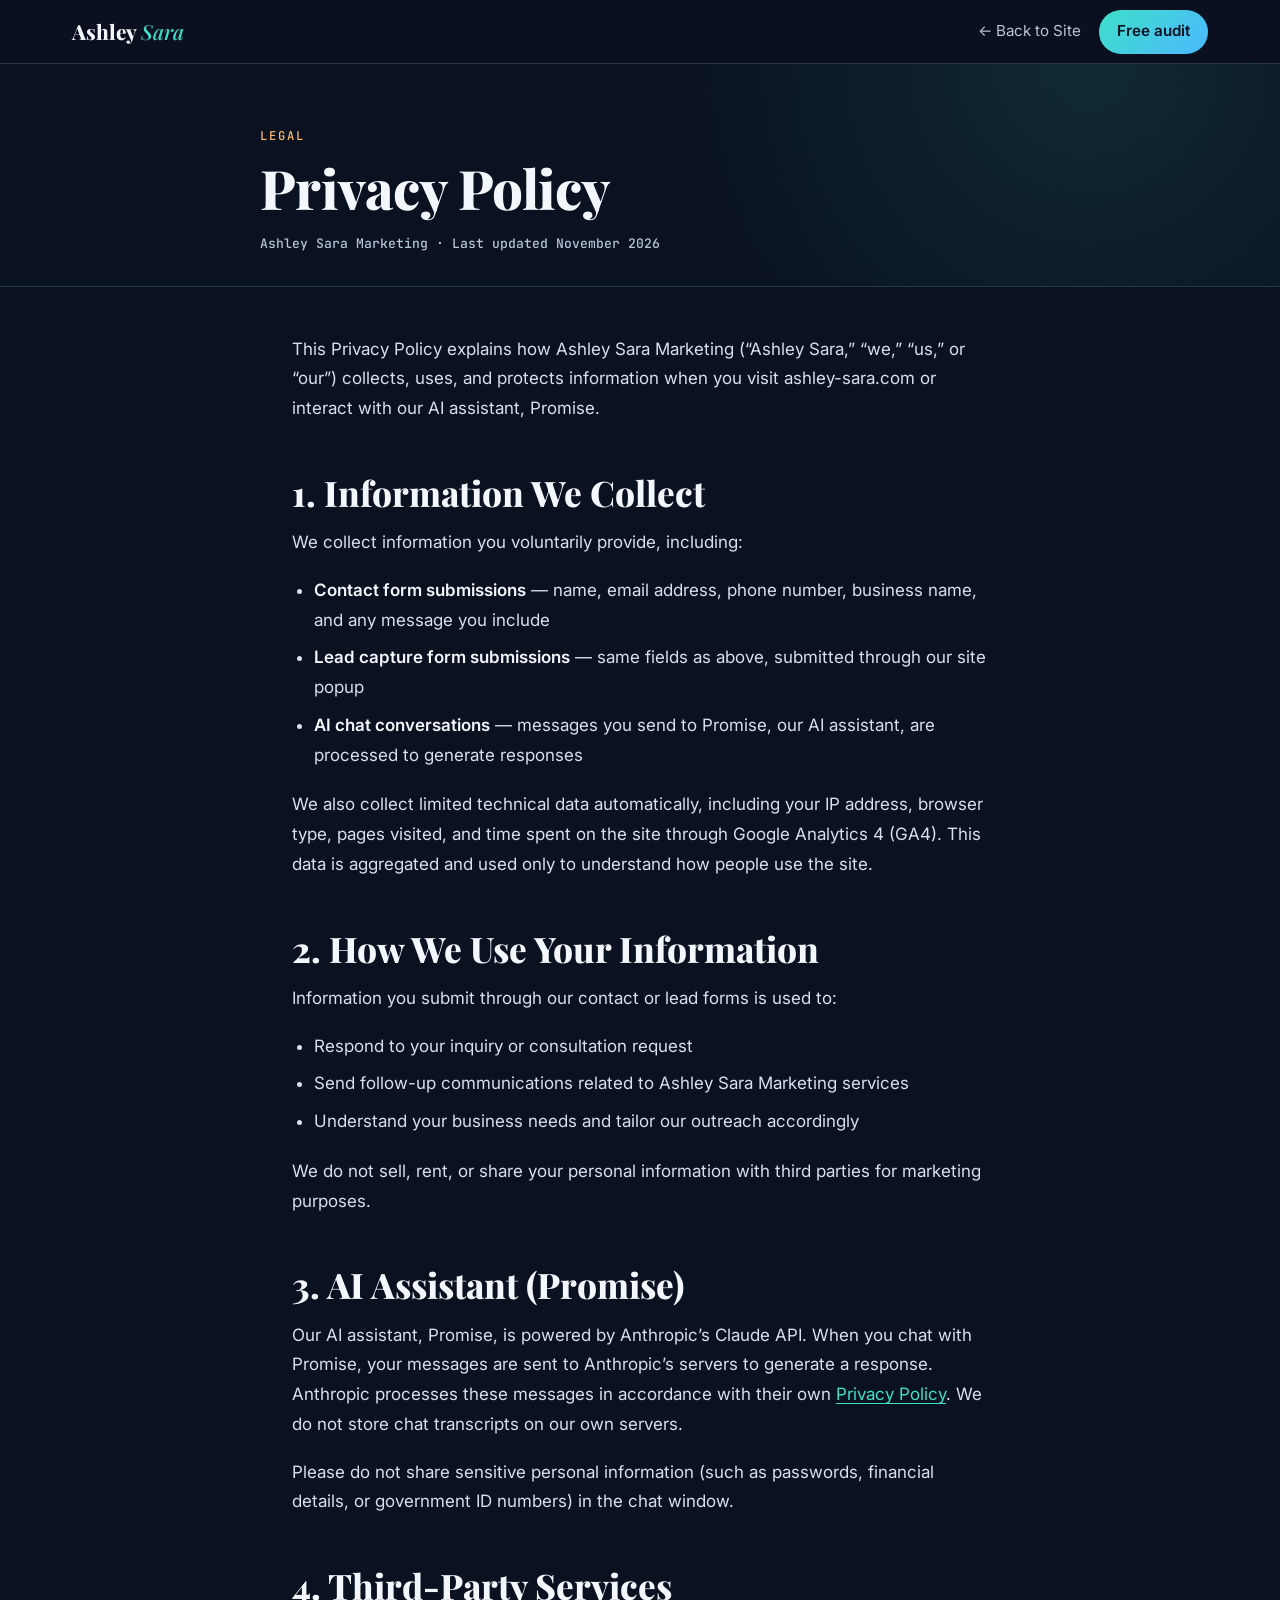
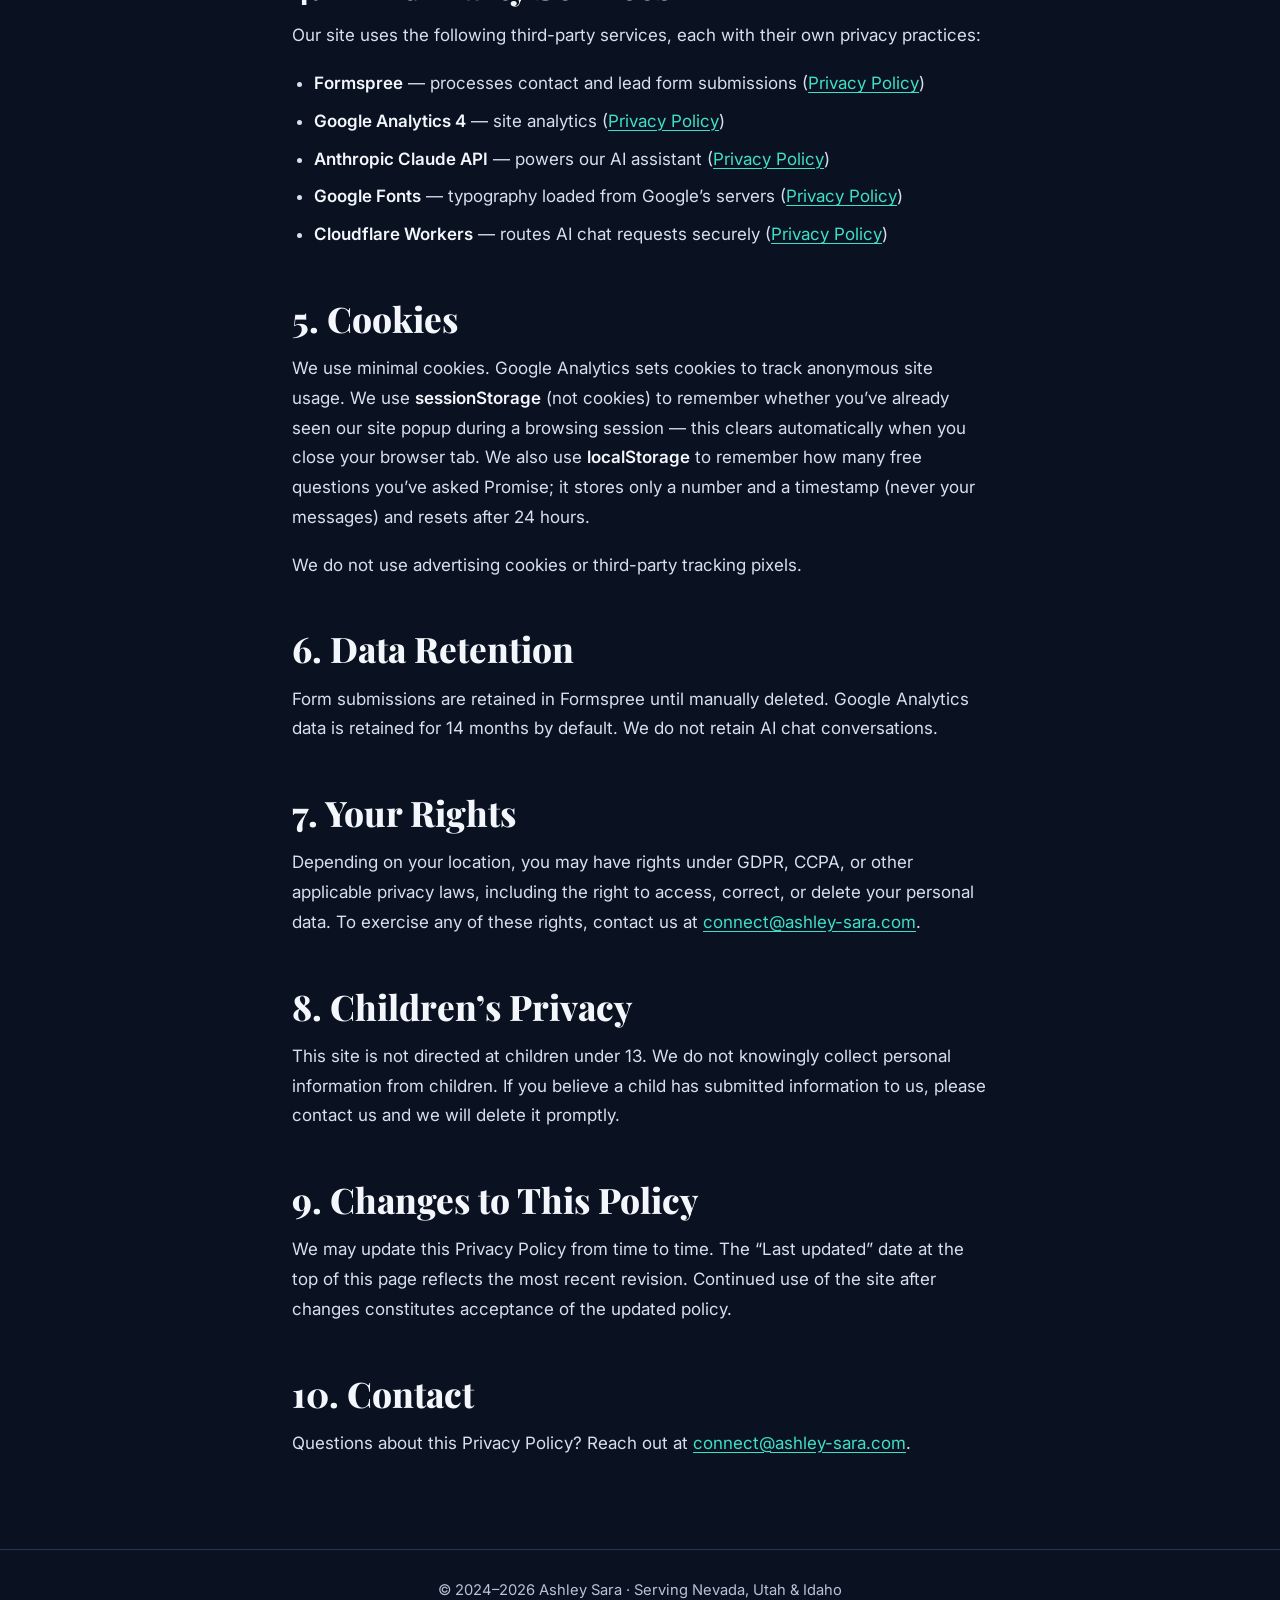
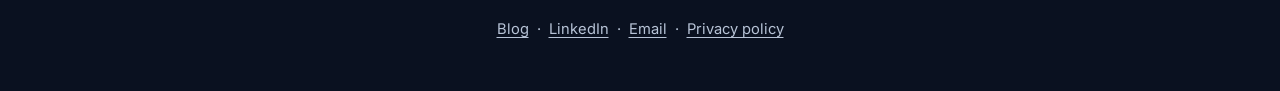
<file: privacy-policy.html>
<!DOCTYPE html>
<html lang="en">
<head>
<meta charset="UTF-8"/>
<meta name="viewport" content="width=device-width, initial-scale=1.0"/>
<title>Privacy Policy | Ashley Sara</title>
<meta name="description" content="Privacy policy for ashley-sara.com — how we collect, use, and protect your information."/>
<meta name="robots" content="noindex, follow"/>
<link rel="canonical" href="https://ashley-sara.com/privacy-policy.html"/>
<link rel="preconnect" href="https://fonts.googleapis.com"/>
<link rel="preconnect" href="https://fonts.gstatic.com" crossorigin/>
<link href="https://fonts.googleapis.com/css2?family=Inter:wght@400;500;600;700&family=JetBrains+Mono:wght@400;500&family=Playfair+Display:ital,wght@0,700;0,800;1,500&display=swap" rel="stylesheet"/>
<meta name="color-scheme" content="dark"/>
<meta name="theme-color" content="#0a1120"/>
<script async src="https://www.googletagmanager.com/gtag/js?id=G-TH5GTVZGSG"></script>
<script>
  window.dataLayer=window.dataLayer||[];
  function gtag(){dataLayer.push(arguments);}
  gtag('js',new Date());
  gtag('config','G-TH5GTVZGSG');
</script>
<link rel="icon" href="favicon.ico" sizes="any"/>
<link rel="stylesheet" href="interior.css"/>
</head>
<body>
<a class="skip" href="#main">Skip to main content</a>

<nav>
  <a href="https://ashley-sara.com" class="logo">Ashley <em>Sara</em></a>
  <div class="nav-right">
  <a href="https://ashley-sara.com" class="back-link">← Back to Site</a>
  <a href="https://calendly.com/ashleysara/30min" class="nav-cta" target="_blank" rel="noopener">Free audit<span class="sr-only"> (opens in new tab)</span></a>
</div>
</nav>

<main id="main">
<div class="page-hero">
  <span class="page-cat">Legal</span>
  <h1 class="page-title">Privacy Policy</h1>
  <p class="page-meta">Ashley Sara Marketing &middot; Last updated November 2026</p>
</div>

<article class="page-body">

<p>This Privacy Policy explains how Ashley Sara Marketing (&ldquo;Ashley Sara,&rdquo; &ldquo;we,&rdquo; &ldquo;us,&rdquo; or &ldquo;our&rdquo;) collects, uses, and protects information when you visit ashley-sara.com or interact with our AI assistant, Promise.</p>

<h2>1. Information We Collect</h2>
<p>We collect information you voluntarily provide, including:</p>
<ul>
  <li><strong>Contact form submissions</strong> — name, email address, phone number, business name, and any message you include</li>
  <li><strong>Lead capture form submissions</strong> — same fields as above, submitted through our site popup</li>
  <li><strong>AI chat conversations</strong> — messages you send to Promise, our AI assistant, are processed to generate responses</li>
</ul>
<p>We also collect limited technical data automatically, including your IP address, browser type, pages visited, and time spent on the site through Google Analytics 4 (GA4). This data is aggregated and used only to understand how people use the site.</p>

<h2>2. How We Use Your Information</h2>
<p>Information you submit through our contact or lead forms is used to:</p>
<ul>
  <li>Respond to your inquiry or consultation request</li>
  <li>Send follow-up communications related to Ashley Sara Marketing services</li>
  <li>Understand your business needs and tailor our outreach accordingly</li>
</ul>
<p>We do not sell, rent, or share your personal information with third parties for marketing purposes.</p>

<h2>3. AI Assistant (Promise)</h2>
<p>Our AI assistant, Promise, is powered by Anthropic&rsquo;s Claude API. When you chat with Promise, your messages are sent to Anthropic&rsquo;s servers to generate a response. Anthropic processes these messages in accordance with their own <a href="https://www.anthropic.com/privacy" target="_blank" rel="noopener noreferrer">Privacy Policy</a>. We do not store chat transcripts on our own servers.</p>
<p>Please do not share sensitive personal information (such as passwords, financial details, or government ID numbers) in the chat window.</p>

<h2>4. Third-Party Services</h2>
<p>Our site uses the following third-party services, each with their own privacy practices:</p>
<ul>
  <li><strong>Formspree</strong> — processes contact and lead form submissions (<a href="https://formspree.io/legal/privacy-policy" target="_blank" rel="noopener noreferrer">Privacy Policy</a>)</li>
  <li><strong>Google Analytics 4</strong> — site analytics (<a href="https://policies.google.com/privacy" target="_blank" rel="noopener noreferrer">Privacy Policy</a>)</li>
  <li><strong>Anthropic Claude API</strong> — powers our AI assistant (<a href="https://www.anthropic.com/privacy" target="_blank" rel="noopener noreferrer">Privacy Policy</a>)</li>
  <li><strong>Google Fonts</strong> — typography loaded from Google&rsquo;s servers (<a href="https://policies.google.com/privacy" target="_blank" rel="noopener noreferrer">Privacy Policy</a>)</li>
  <li><strong>Cloudflare Workers</strong> — routes AI chat requests securely (<a href="https://www.cloudflare.com/privacypolicy/" target="_blank" rel="noopener noreferrer">Privacy Policy</a>)</li>
</ul>

<h2>5. Cookies</h2>
<p>We use minimal cookies. Google Analytics sets cookies to track anonymous site usage. We use <strong>sessionStorage</strong> (not cookies) to remember whether you&rsquo;ve already seen our site popup during a browsing session — this clears automatically when you close your browser tab. We also use <strong>localStorage</strong> to remember how many free questions you&rsquo;ve asked Promise; it stores only a number and a timestamp (never your messages) and resets after 24 hours.</p>
<p>We do not use advertising cookies or third-party tracking pixels.</p>

<h2>6. Data Retention</h2>
<p>Form submissions are retained in Formspree until manually deleted. Google Analytics data is retained for 14 months by default. We do not retain AI chat conversations.</p>

<h2>7. Your Rights</h2>
<p>Depending on your location, you may have rights under GDPR, CCPA, or other applicable privacy laws, including the right to access, correct, or delete your personal data. To exercise any of these rights, contact us at <a href="mailto:connect@ashley-sara.com">connect@ashley-sara.com</a>.</p>

<h2>8. Children&rsquo;s Privacy</h2>
<p>This site is not directed at children under 13. We do not knowingly collect personal information from children. If you believe a child has submitted information to us, please contact us and we will delete it promptly.</p>

<h2>9. Changes to This Policy</h2>
<p>We may update this Privacy Policy from time to time. The &ldquo;Last updated&rdquo; date at the top of this page reflects the most recent revision. Continued use of the site after changes constitutes acceptance of the updated policy.</p>

<h2>10. Contact</h2>
<p>Questions about this Privacy Policy? Reach out at <a href="mailto:connect@ashley-sara.com">connect@ashley-sara.com</a>.</p>

</article>

</main>

<footer>
  <p style="margin:0 0 6px">© 2024–2026 Ashley Sara · Serving Nevada, Utah &amp; Idaho</p>
  <a href="https://ashley-sara.com/#blog">Blog</a> · <a href="https://www.linkedin.com/in/ashley-fekay/" target="_blank" rel="noopener">LinkedIn<span class="sr-only"> (opens in new tab)</span></a> · <a href="mailto:connect@ashley-sara.com">Email</a> · <a href="privacy-policy.html">Privacy policy</a>
</footer>

</body>
</html>
</file>
<file: post.css>
/* Article pages — matches the 2026 homepage refresh */
:root{
  --ink:#0a1120; --ink-2:#101a2c; --ink-3:#17243b; --line:#253650;
  --cream:#f3f7fc; --mute:#b7c3d6; --note:#93a3bb;
  --teal:#3ee0c8; --sky:#4cb8ff; --gold:#ffb86b;
  --serif:"Playfair Display",Georgia,serif;
  --sans:"Inter",system-ui,-apple-system,Segoe UI,Roboto,sans-serif;
  --mono:"JetBrains Mono",ui-monospace,SFMono-Regular,Menlo,monospace;
  --gut:16px;
}
@media(min-width:768px){:root{--gut:32px}}
*,*::before,*::after{box-sizing:border-box}
html{scroll-behavior:smooth;-webkit-text-size-adjust:100%}
body{margin:0;background:var(--ink);color:var(--cream);font:400 1.0625rem/1.75 var(--sans);overflow-x:hidden}
img{max-width:100%;display:block}
a{color:var(--teal);text-underline-offset:3px}
a:hover{color:var(--cream)}
:focus-visible{outline:3px solid var(--gold);outline-offset:3px;border-radius:6px}
.sr-only{position:absolute!important;width:1px;height:1px;padding:0;margin:-1px;overflow:hidden;clip:rect(0,0,0,0);white-space:nowrap;border:0}
.skip{position:absolute;left:12px;top:-60px;z-index:100;background:var(--teal);color:var(--ink);padding:12px 18px;border-radius:999px;font-weight:700;text-decoration:none}
.skip:focus{top:12px}
.progress{position:fixed;top:0;left:0;height:3px;width:0;z-index:60;background:linear-gradient(90deg,var(--teal),var(--sky))}

.top{position:sticky;top:0;z-index:50;backdrop-filter:blur(14px);-webkit-backdrop-filter:blur(14px);background:rgba(10,17,32,.8);border-bottom:1px solid var(--line)}
.top .in{max-width:1200px;margin:0 auto;padding:0 var(--gut);min-height:64px;display:flex;align-items:center;justify-content:space-between;gap:12px}
.logo{font:800 1.3rem/1 var(--serif);color:var(--cream);text-decoration:none}
.logo em{font-weight:500;color:var(--teal)}
.top nav{display:flex;align-items:center;gap:8px}
.top nav a{display:inline-flex;align-items:center;min-height:44px;padding:0 12px;color:var(--mute);text-decoration:none;font-size:.95rem;border-radius:999px}
.top nav a:hover{color:var(--teal)}
.top nav .cta{background:linear-gradient(135deg,var(--teal),var(--sky));color:var(--ink);font-weight:600;padding:0 18px}
.top nav .cta:hover{color:var(--ink)}
@media(max-width:520px){.top nav .hide-sm{display:none}}

.hero{max-width:820px;margin:0 auto;padding:56px var(--gut) 32px}
.cat{font:500 .78rem/1 var(--mono);letter-spacing:.16em;text-transform:uppercase;color:var(--gold)}
.crumbs{font:500 .78rem/1.4 var(--mono);color:var(--note);margin:0 0 18px}
.crumbs a{color:var(--note)}
h1{font:800 clamp(2.2rem,7vw,3.6rem)/1.08 var(--serif);margin:14px 0 18px;letter-spacing:-.01em}
h1 em,h2 em{font-style:italic;font-weight:500;color:var(--teal)}
.meta{display:flex;flex-wrap:wrap;align-items:center;gap:10px 16px;font:500 .82rem/1.4 var(--mono);color:var(--mute)}
.meta img{width:40px;height:40px;border-radius:50%;object-fit:cover;object-position:50% 20%;border:1px solid var(--line)}

article{max-width:820px;margin:0 auto;padding:0 var(--gut) 40px}
article > p,article li{color:#d7e0ec}
article h2{font:800 clamp(1.7rem,4.5vw,2.3rem)/1.15 var(--serif);margin:56px 0 14px;scroll-margin-top:84px}
article h3{font:700 1.25rem/1.3 var(--sans);margin:32px 0 8px}
article ul,article ol{padding-left:1.3em}
article li{margin-bottom:.5em}
strong{color:var(--cream)}

.answer{border:1px solid var(--teal);border-radius:20px;padding:22px 24px;margin:8px 0 28px;background:linear-gradient(160deg,rgba(62,224,200,.09),transparent 70%)}
.answer .lbl{font:500 .74rem/1 var(--mono);letter-spacing:.14em;text-transform:uppercase;color:var(--teal);margin:0 0 10px}
.answer p{margin:0;color:var(--cream);font-size:1.08rem}

.toc{border:1px solid var(--line);border-radius:18px;padding:18px 22px;margin:0 0 8px;background:var(--ink-2)}
.toc summary{cursor:pointer;font:600 1rem/1.4 var(--sans);min-height:28px}
.toc ol{margin:12px 0 0}
.toc a{color:var(--mute)}
.toc a:hover{color:var(--teal)}

.stats{display:grid;grid-template-columns:1fr;gap:12px;margin:28px 0;padding:0;list-style:none}
@media(min-width:640px){.stats{grid-template-columns:repeat(3,1fr)}}
.stats li{margin:0;padding:20px;border:1px solid var(--line);border-radius:18px;background:var(--ink-2);color:var(--mute);font-size:.9rem;line-height:1.5}
.stats b{display:block;font:800 2.1rem/1.1 var(--serif);color:var(--teal);margin-bottom:6px}

.callout{border-left:3px solid var(--gold);background:var(--ink-2);border-radius:0 16px 16px 0;padding:18px 22px;margin:28px 0}
.callout p{margin:0;color:var(--cream)}
.callout .lbl{font:500 .74rem/1 var(--mono);letter-spacing:.14em;text-transform:uppercase;color:var(--gold);margin-bottom:8px}

.table-wrap{overflow-x:auto;margin:24px 0;border:1px solid var(--line);border-radius:16px}
table{border-collapse:collapse;width:100%;min-width:560px;font-size:.95rem}
caption{text-align:left;padding:14px 16px 0;font:500 .78rem/1.4 var(--mono);color:var(--note);letter-spacing:.06em}
th,td{text-align:left;padding:12px 16px;border-bottom:1px solid var(--line);vertical-align:top}
th{font-weight:600;color:var(--cream);background:var(--ink-2)}
td{color:#d7e0ec}
tr:last-child td{border-bottom:0}

.checklist{list-style:none;padding:0;margin:20px 0}
.checklist li{position:relative;padding:14px 16px 14px 50px;border:1px solid var(--line);border-radius:14px;margin-bottom:10px;background:var(--ink-2)}
.checklist li::before{content:"";position:absolute;left:16px;top:16px;width:20px;height:20px;border-radius:6px;border:2px solid var(--teal)}

.faq details{border:1px solid var(--line);border-radius:16px;background:var(--ink-2);margin-bottom:10px}
.faq details[open]{border-color:var(--teal)}
.faq summary{list-style:none;cursor:pointer;padding:18px 52px 18px 20px;position:relative;font-weight:600;min-height:48px}
.faq summary::-webkit-details-marker{display:none}
.faq summary::after{content:"+";position:absolute;right:18px;top:50%;transform:translateY(-50%);font:400 1.5rem/1 var(--mono);color:var(--teal)}
.faq details[open] summary::after{content:"–"}
.faq details p{margin:0;padding:0 20px 18px;color:var(--mute)}

.sources{font-size:.92rem}
.sources li{color:var(--mute)}

.author{display:grid;grid-template-columns:72px 1fr;gap:18px;align-items:center;border:1px solid var(--line);border-radius:20px;padding:20px;margin:48px 0 24px;background:var(--ink-2)}
.author img{width:72px;height:72px;border-radius:50%;object-fit:cover;object-position:50% 20%}
.author p{margin:0;color:var(--mute);font-size:.95rem}
.author b{display:block;color:var(--cream);font:700 1.15rem/1.3 var(--serif)}

.cta-box{text-align:center;border-radius:26px;padding:36px 24px;margin:24px 0 48px;border:1px solid var(--line);background:radial-gradient(600px circle at 100% 0%,rgba(76,184,255,.18),transparent 60%),var(--ink-2)}
.cta-box h2{margin:0 0 10px}
.cta-box p{color:var(--mute);max-width:52ch;margin:0 auto 22px}
.btn{display:inline-flex;align-items:center;justify-content:center;min-height:48px;padding:14px 26px;border-radius:999px;font-weight:600;text-decoration:none;background:linear-gradient(135deg,var(--teal),var(--sky));color:var(--ink);box-shadow:0 10px 40px -10px rgba(76,184,255,.6)}
.btn:hover{color:var(--ink);transform:translateY(-2px)}

.related{max-width:1100px;margin:0 auto;padding:0 var(--gut) 64px}
.related h2{font:800 1.8rem/1.2 var(--serif);margin:0 0 18px}
.related .grid{display:grid;gap:14px}
@media(min-width:768px){.related .grid{grid-template-columns:repeat(3,1fr)}}
.related a{display:block;padding:22px;border:1px solid var(--line);border-radius:18px;text-decoration:none;color:var(--cream);transition:border-color .25s,transform .25s}
.related a:hover{border-color:var(--teal);transform:translateY(-3px)}
.related .k{font:500 .72rem/1 var(--mono);letter-spacing:.1em;text-transform:uppercase;color:var(--gold)}
.related b{display:block;font:700 1.15rem/1.3 var(--serif);margin-top:10px}

footer{border-top:1px solid var(--line);padding:28px var(--gut) 40px;color:var(--mute);font-size:.9rem}
footer .in{max-width:1200px;margin:0 auto;display:flex;flex-wrap:wrap;gap:12px 24px;justify-content:space-between}
footer a{color:var(--mute);text-decoration:none;padding:10px 0;display:inline-block}
footer a:hover{color:var(--teal)}
footer nav{display:flex;flex-wrap:wrap;gap:4px 18px}

@media (prefers-reduced-motion:reduce){*,*::before,*::after{transition:none!important;animation:none!important;scroll-behavior:auto!important}}
</file>
<file: interior.css>
/* ============================================================
   ASHLEY SARA — INTERIOR PAGES (blogs, case studies, privacy)
   2026 refresh: midnight navy · turquoise · sky · sunset gold
   Matches index.html and post.css. Dark-only, WCAG AAA contrast.
   ============================================================ */
*,*::before,*::after{box-sizing:border-box;margin:0;padding:0}
:root{
  --ink-bg:#0a1120; --ink-2:#101a2c; --ink-3:#17243b;
  --line:#253650;
  --text:#f3f7fc; --body:#d7e0ec; --mute:#b7c3d6; --note:#93a3bb;
  --teal:#3ee0c8; --sky:#4cb8ff; --gold:#ffb86b;
  --display:"Playfair Display",Georgia,serif;
  --sans:"Inter",system-ui,-apple-system,"Segoe UI",Roboto,sans-serif;
  --mono:"JetBrains Mono",ui-monospace,SFMono-Regular,Menlo,monospace;
  /* legacy aliases so inline styles in older pages keep working */
  --cream:var(--ink-bg); --blush:var(--ink-2); --blush-deep:var(--ink-3);
  --ink:var(--text); --taupe:var(--mute); --faint:var(--note);
  --peach:var(--teal); --terra:var(--teal); --terra-deep:var(--sky);
  --card:var(--ink-2); --card-soft:var(--ink-2);
  --parchment:var(--text); --rose:var(--teal); --muted:var(--mute);
  --bourbon:var(--ink-3); --dusty:var(--teal);
  --serif:var(--display); --italic:var(--display);
  --btn-text:var(--ink-bg);
  color-scheme:dark;
}
html{scroll-behavior:smooth;-webkit-text-size-adjust:100%}
body{font-family:var(--sans);font-size:1.0625rem;font-weight:400;background:var(--ink-bg);color:var(--text);line-height:1.75;overflow-x:hidden}
img{max-width:100%;height:auto}
strong{font-weight:600;color:var(--text)}
em{color:inherit}
a{color:var(--teal);text-underline-offset:3px}
a:hover{color:var(--text)}
::selection{background:var(--teal);color:var(--ink-bg)}
:focus-visible{outline:3px solid var(--gold);outline-offset:3px;border-radius:6px}
.sr-only{position:absolute!important;width:1px;height:1px;padding:0;margin:-1px;overflow:hidden;clip:rect(0,0,0,0);white-space:nowrap;border:0}
.skip{position:absolute;left:12px;top:-60px;z-index:200;background:var(--teal);color:var(--ink-bg);padding:12px 18px;border-radius:999px;font-weight:700;text-decoration:none}
.skip:focus{top:12px}
@media(prefers-reduced-motion:reduce){
  html{scroll-behavior:auto}
  *,*::before,*::after{transition-duration:.01ms!important;animation-duration:.01ms!important}
}

/* ---------- NAV ---------- */
nav{display:flex;align-items:center;justify-content:space-between;gap:12px;min-height:64px;padding:0 max(16px,calc((100vw - 1200px)/2 + 32px));border-bottom:1px solid var(--line);position:sticky;top:0;background:rgba(10,17,32,.8);backdrop-filter:blur(14px);-webkit-backdrop-filter:blur(14px);z-index:100}
.logo{font:800 1.3rem/1 var(--display);color:var(--text);text-decoration:none;white-space:nowrap}
.logo em{font-style:italic;font-weight:500;color:var(--teal)}
.logo:hover{color:var(--text)}
.nav-right{display:flex;align-items:center;gap:6px}
.back-link{display:inline-flex;align-items:center;min-height:44px;padding:0 12px;font-size:.95rem;color:var(--mute);text-decoration:none;white-space:nowrap;border-radius:999px}
.back-link:hover{color:var(--teal)}
.nav-cta{display:inline-flex;align-items:center;min-height:44px;padding:0 18px;border-radius:999px;font-weight:600;font-size:.95rem;text-decoration:none;color:var(--ink-bg);background:linear-gradient(135deg,var(--teal),var(--sky))}
.nav-cta:hover{color:var(--ink-bg)}
.theme-toggle{display:none}
@media(max-width:480px){.back-link{padding:0 6px;font-size:.88rem}}

/* ---------- BLOG POSTS & PAGES ---------- */
.post-hero,.page-hero{padding:56px max(16px,calc((100vw - 760px)/2)) 32px;border-bottom:1px solid var(--line);background:radial-gradient(700px circle at 85% 0%,rgba(62,224,200,.12),transparent 60%),var(--ink-bg)}
.post-cat,.page-cat{display:inline-block;font:500 .76rem/1 var(--mono);letter-spacing:.16em;text-transform:uppercase;color:var(--gold);margin-bottom:16px}
.post-title,.page-title{font:800 clamp(2.1rem,6.5vw,3.4rem)/1.1 var(--display);color:var(--text);letter-spacing:-.01em;margin-bottom:16px}
.post-title em,.page-title em{font-style:italic;font-weight:500;color:var(--teal)}
.post-meta,.page-meta{font:500 .82rem/1.5 var(--mono);color:var(--mute)}
.post-body,.page-body{max-width:760px;margin:0 auto;padding:40px 16px 64px}
@media(min-width:768px){.post-body,.page-body{padding:48px 32px 72px}}
.post-body .lede{font-size:1.2rem;color:var(--text);line-height:1.75;margin-bottom:28px}
.post-body h2,.page-body h2{font:800 clamp(1.6rem,4.5vw,2.2rem)/1.2 var(--display);color:var(--text);margin:48px 0 14px}
.post-body h2 em,.page-body h2 em{font-style:italic;font-weight:500;color:var(--teal)}
.post-body h3,.page-body h3{font:700 1.2rem/1.35 var(--sans);color:var(--text);margin:30px 0 8px}
.post-body p,.page-body p{margin-bottom:18px;color:var(--body)}
.post-body ul,.post-body ol,.page-body ul,.page-body ol{margin:0 0 20px 1.3em;color:var(--body)}
.post-body li,.page-body li{margin-bottom:8px}

/* callouts, stats, checklists */
.callout-box{border-left:3px solid var(--gold);background:var(--ink-2);border-radius:0 16px 16px 0;padding:18px 22px;margin:28px 0;color:var(--body)}
.callout-box strong{color:var(--text)}
.stat-callout{display:grid;grid-template-columns:repeat(auto-fit,minmax(170px,1fr));gap:12px;margin:28px 0}
.stat-box{border:1px solid var(--line);background:var(--ink-2);border-radius:18px;padding:20px}
.stat-box-n{font:800 2rem/1.1 var(--display);color:var(--teal)}
.stat-box-l{font-size:.88rem;color:var(--mute);margin-top:6px;line-height:1.5}
.post-body .stat-box-n,.post-body .stat-box-l{margin-bottom:0}
.post-body .stat-box-n{color:var(--teal)}
.post-body .stat-box-l{color:var(--mute)}
.checklist{list-style:none;margin:20px 0!important;padding:0}
.checklist-item{display:flex;gap:14px;align-items:flex-start;padding:14px 16px;border:1px solid var(--line);border-radius:14px;margin:0 0 10px!important;background:var(--ink-2);color:var(--body)}
.check-dot{flex:none;width:20px;height:20px;margin-top:3px;border-radius:6px;border:2px solid var(--teal)}

/* CTA box */
.cta-box,.cs-cta{text-align:center;border-radius:26px;padding:36px 24px;margin:48px 0 0;border:1px solid var(--line);background:radial-gradient(600px circle at 100% 0%,rgba(76,184,255,.18),transparent 60%),var(--ink-2)}
.cta-box h3,.cta-box .cta-title,.cs-cta-title{font:800 clamp(1.6rem,4.5vw,2.1rem)/1.2 var(--display);color:var(--text);margin:0 0 10px}
.cta-box p,.cta-box .cta-sub,.cs-cta-sub{color:var(--mute);font-size:1rem;max-width:52ch;margin:0 auto 22px}
.btn-fill{display:inline-flex;align-items:center;justify-content:center;min-height:48px;padding:14px 26px;border-radius:999px;font:600 1rem/1 var(--sans);text-decoration:none;cursor:pointer;color:var(--ink-bg)!important;background:linear-gradient(135deg,var(--teal),var(--sky));border:0;box-shadow:0 10px 40px -10px rgba(76,184,255,.6);transition:transform .2s}
.btn-fill:hover{transform:translateY(-2px)}

/* ---------- CASE STUDIES ---------- */
.cs-hero{padding:56px max(16px,calc((100vw - 860px)/2)) 36px;border-bottom:1px solid var(--line);position:relative;overflow:hidden;background:radial-gradient(800px circle at 90% 0%,rgba(62,224,200,.14),transparent 60%),radial-gradient(600px circle at 0% 100%,rgba(76,184,255,.08),transparent 60%),var(--ink-bg)}
.cs-hero > *{position:relative;z-index:1}
.cs-eyebrow{font:500 .76rem/1.6 var(--mono);letter-spacing:.14em;text-transform:uppercase;color:var(--gold);margin-bottom:14px}
.cs-title{font:800 clamp(2.2rem,7vw,3.8rem)/1.06 var(--display);color:var(--text);letter-spacing:-.01em;margin-bottom:16px}
.cs-title em{font-style:italic;font-weight:500;color:var(--teal)}
.cs-subtitle{font-size:1.1rem;color:var(--mute);max-width:640px;line-height:1.75}
.cs-meta{display:grid;grid-template-columns:repeat(auto-fit,minmax(170px,1fr));gap:16px 28px;margin-top:28px;padding-top:22px;border-top:1px solid var(--line)}
.cs-meta-label{font:500 .72rem/1.4 var(--mono);letter-spacing:.12em;text-transform:uppercase;color:var(--note)}
.cs-meta-val{font-size:.97rem;color:var(--text);margin-top:4px}
.cs-body{max-width:860px;margin:0 auto;padding:40px 16px 64px}
@media(min-width:768px){.cs-body{padding:48px 32px 72px}}
.cs-section{margin-bottom:52px}
.cs-section-tag{font:500 .76rem/1 var(--mono);letter-spacing:.16em;text-transform:uppercase;color:var(--gold);margin-bottom:10px}
.cs-section-title{font:800 clamp(1.6rem,4.5vw,2.2rem)/1.2 var(--display);color:var(--text);margin-bottom:16px}
.cs-section-title em{font-style:italic;font-weight:500;color:var(--teal)}
.cs-p{color:var(--body);margin-bottom:18px;max-width:720px}
.cs-stats{display:grid;grid-template-columns:repeat(2,1fr);gap:12px;margin:0 0 52px}
@media(min-width:768px){.cs-stats{grid-template-columns:repeat(3,1fr)}}
.cs-stat{border:1px solid var(--line);background:var(--ink-2);border-radius:18px;padding:20px 18px}
.cs-stat-n{font:800 clamp(1.6rem,5vw,2.2rem)/1.1 var(--display);color:var(--teal)}
.cs-stat-l{font-size:.85rem;color:var(--mute);margin-top:6px;line-height:1.45}
.cs-quote{border-left:3px solid var(--gold);background:var(--ink-2);border-radius:0 18px 18px 0;padding:22px 24px;margin:32px 0}
.cs-quote-text{font:italic 500 1.3rem/1.5 var(--display);color:var(--text);margin-bottom:10px}
.cs-quote-attr{font:500 .78rem/1.4 var(--mono);letter-spacing:.08em;text-transform:uppercase;color:var(--mute)}
.tactics-grid{display:grid;grid-template-columns:1fr;gap:12px;margin:24px 0}
@media(min-width:640px){.tactics-grid{grid-template-columns:1fr 1fr}}
.tactic-card{border:1px solid var(--line);background:var(--ink-2);border-radius:18px;padding:20px;transition:border-color .25s,transform .25s}
.tactic-card:hover{border-color:var(--teal);transform:translateY(-2px)}
.tactic-num{font:500 .74rem/1 var(--mono);letter-spacing:.12em;text-transform:uppercase;color:var(--gold);margin-bottom:10px}
.tactic-title{font:700 1.15rem/1.3 var(--display);color:var(--text);margin-bottom:6px}
.tactic-desc{font-size:.95rem;color:var(--mute);line-height:1.65}
.results-list{list-style:none;margin:20px 0;padding:0}
.results-list li{display:flex;gap:12px;align-items:flex-start;padding:12px 0;border-bottom:1px solid var(--line);color:var(--body)}
.result-dot{color:var(--teal);flex-shrink:0;line-height:1.75}
.services-strip{display:flex;flex-wrap:wrap;gap:8px;margin:18px 0}
.service-tag{font:500 .8rem/1 var(--mono);padding:10px 14px;border-radius:999px;border:1px solid var(--line);color:var(--mute)}
.lightbox-img{cursor:zoom-in;border-radius:12px}
.lightbox-caption{font:500 .74rem/1.4 var(--mono);letter-spacing:.08em;text-transform:uppercase;color:var(--note);margin:8px 0 24px}
.lightbox-overlay{position:fixed;inset:0;background:rgba(4,8,16,.94);z-index:999;display:none;align-items:center;justify-content:center;padding:24px;cursor:zoom-out}
.lightbox-overlay.active{display:flex}
.lightbox-overlay img{max-width:100%;max-height:90vh;border-radius:12px}
.lightbox-close{position:absolute;top:16px;right:16px;width:48px;height:48px;border-radius:50%;background:var(--ink-2);border:1px solid var(--line);color:var(--text);font-size:1.6rem;cursor:pointer;line-height:1}

/* ---------- FOOTER ---------- */
footer{border-top:1px solid var(--line);color:var(--mute);padding:28px max(16px,calc((100vw - 1200px)/2 + 32px)) 40px;font-size:.92rem;text-align:center}
footer a{color:var(--mute)!important;display:inline-block;padding:8px 4px}
footer a:hover{color:var(--teal)!important}

@media(max-width:640px){
  .post-hero,.page-hero,.cs-hero{padding-top:40px;padding-bottom:28px}
}
</file>
